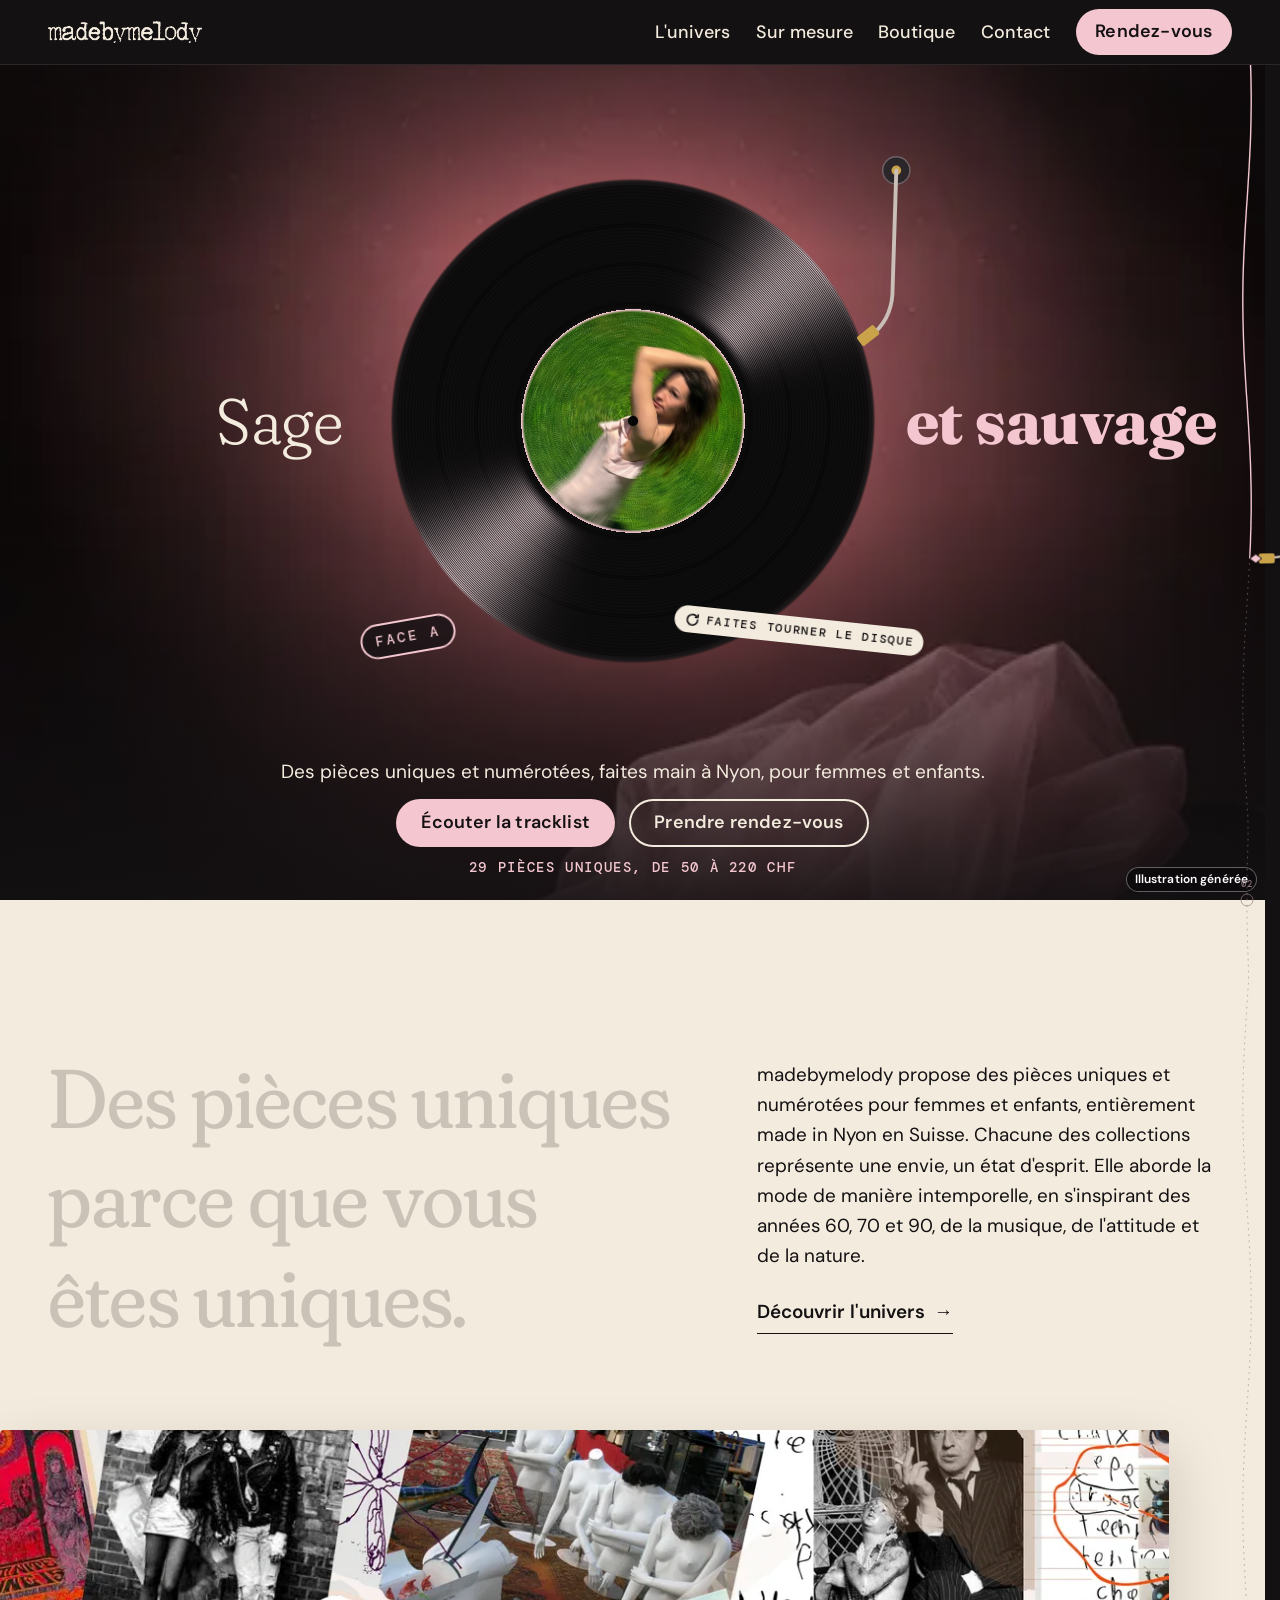
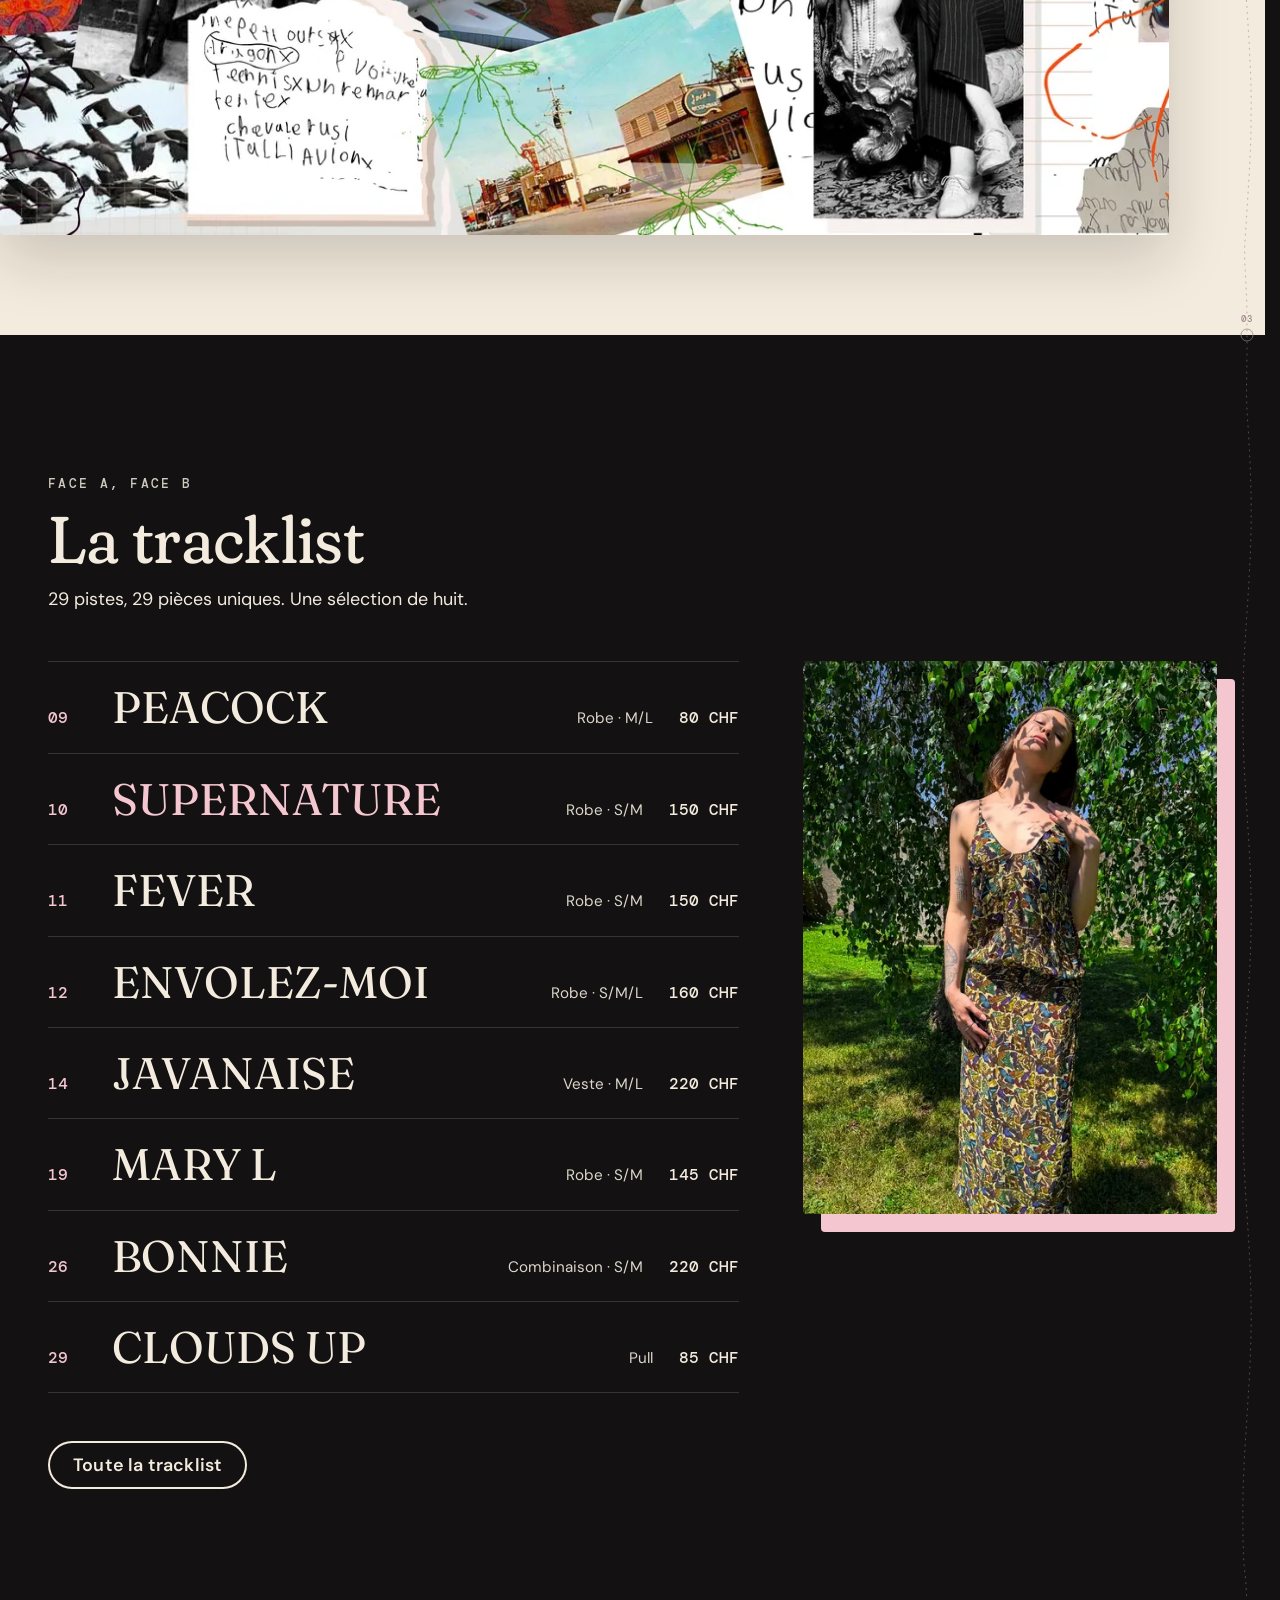
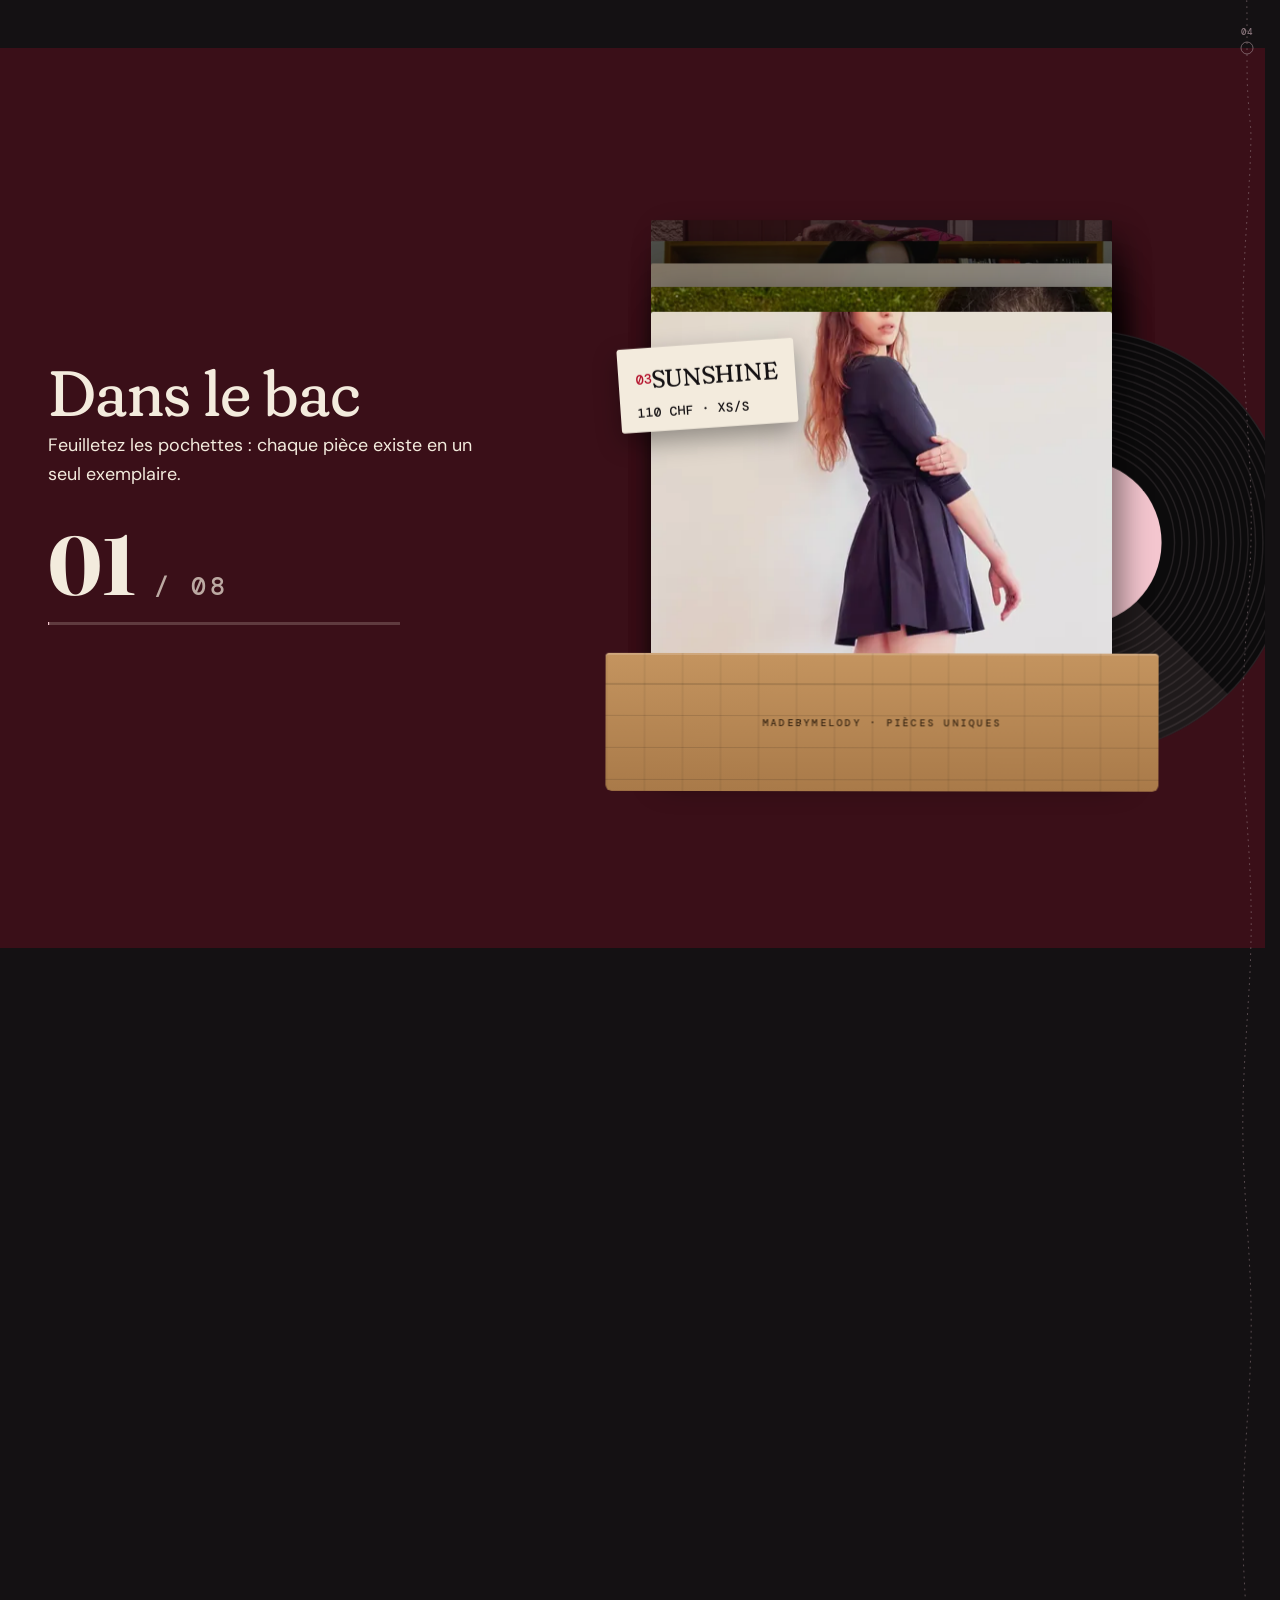
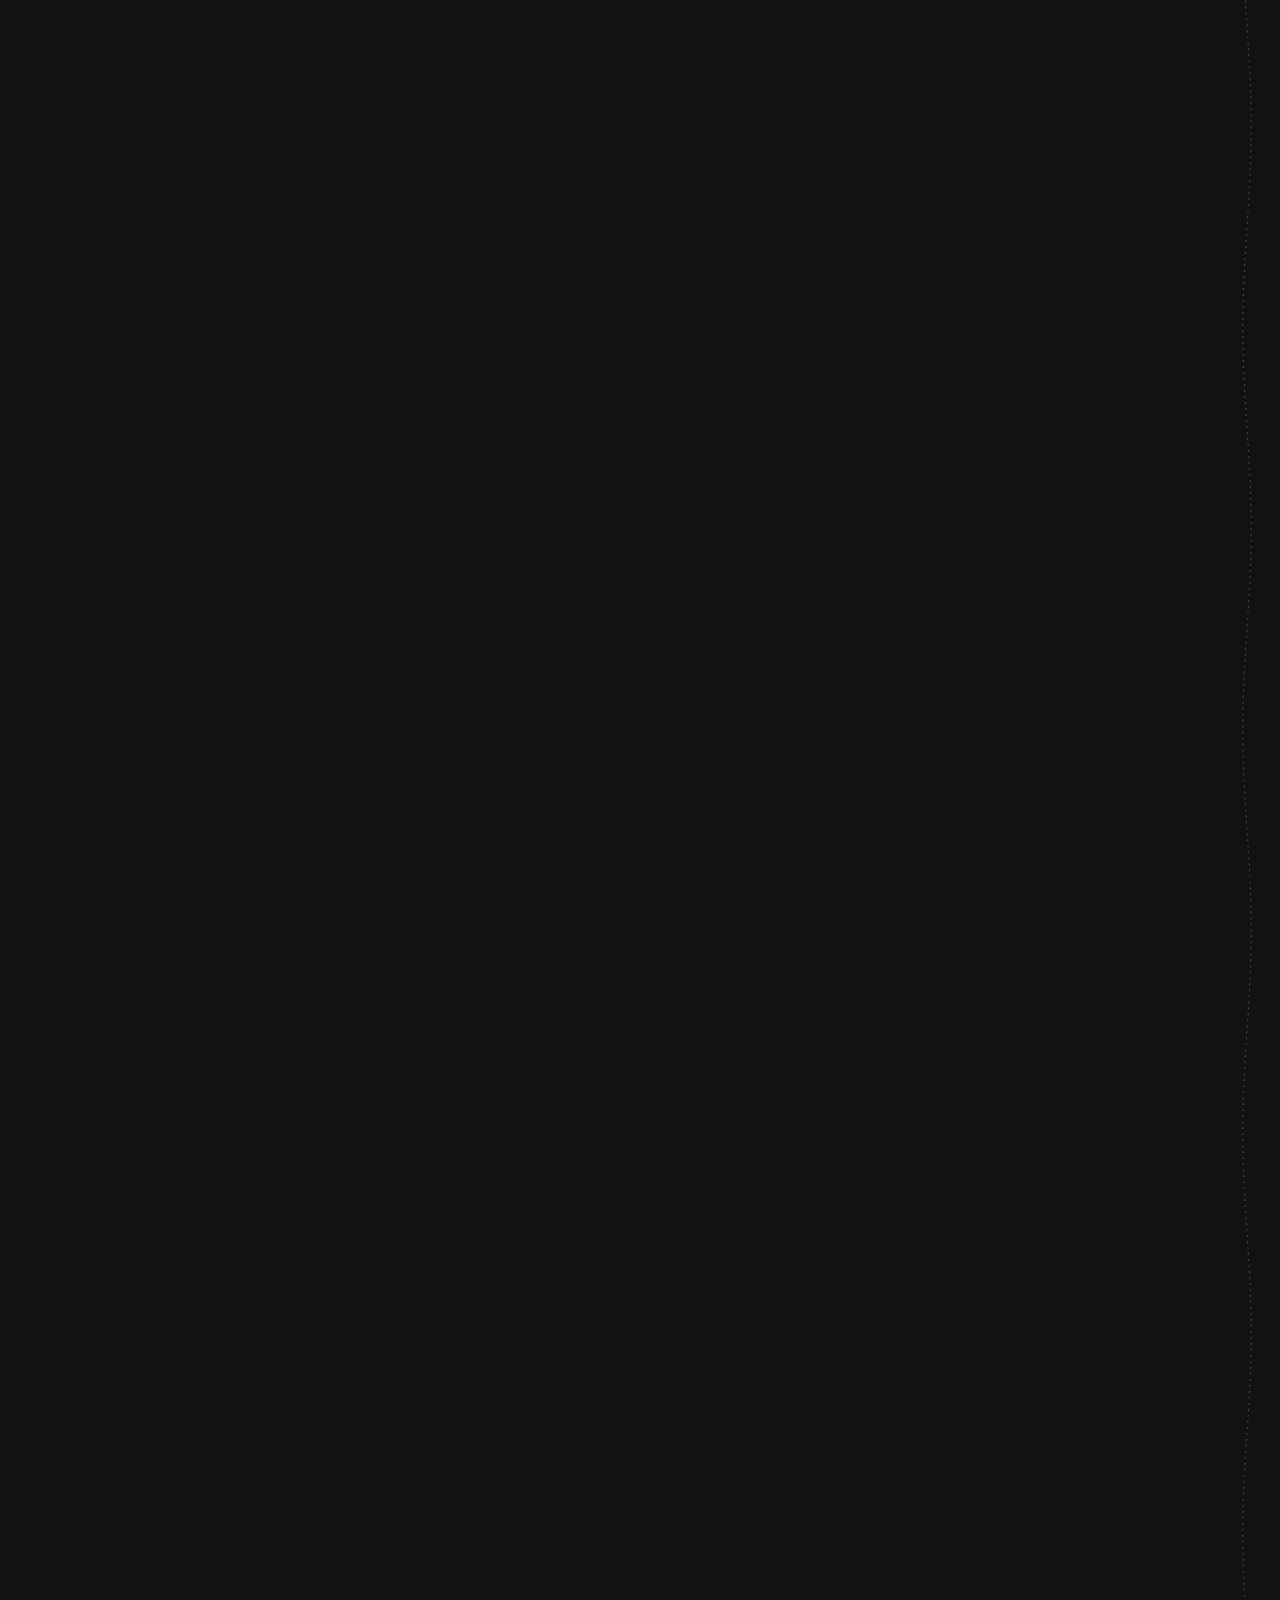
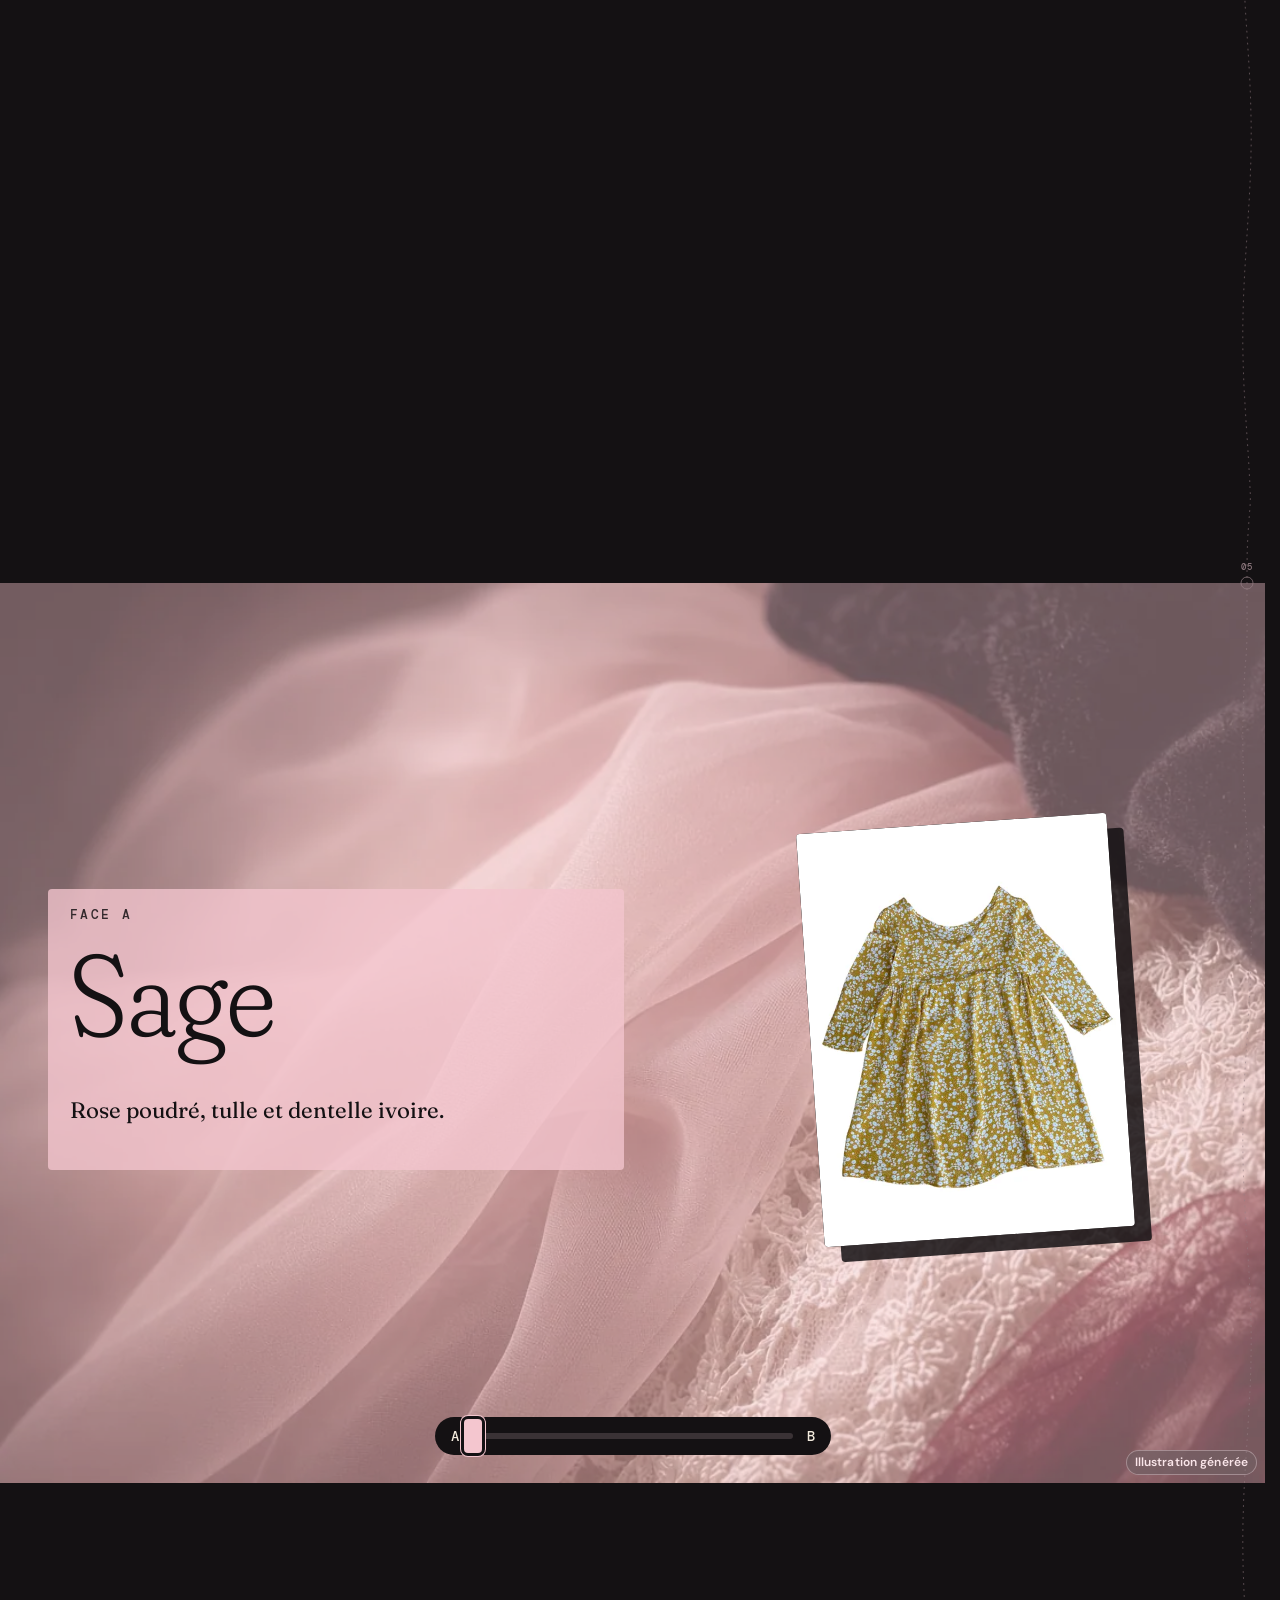
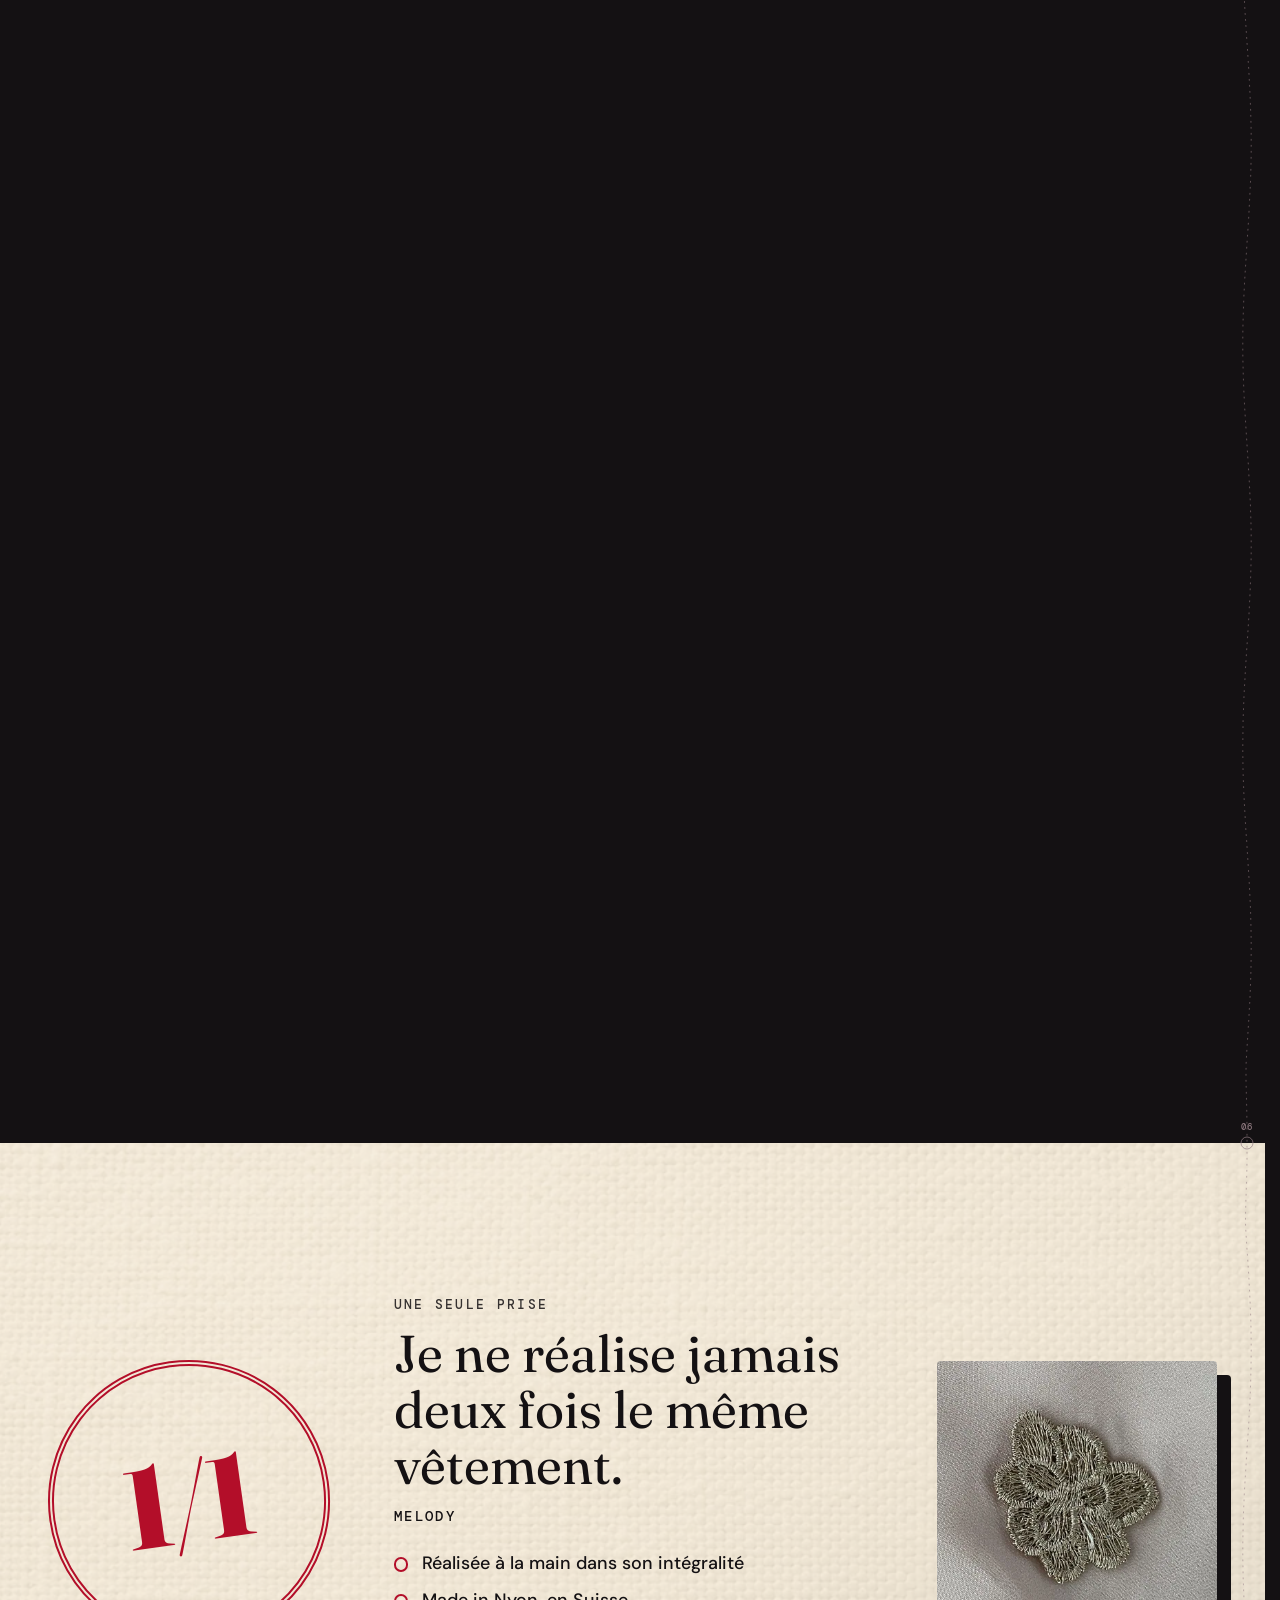
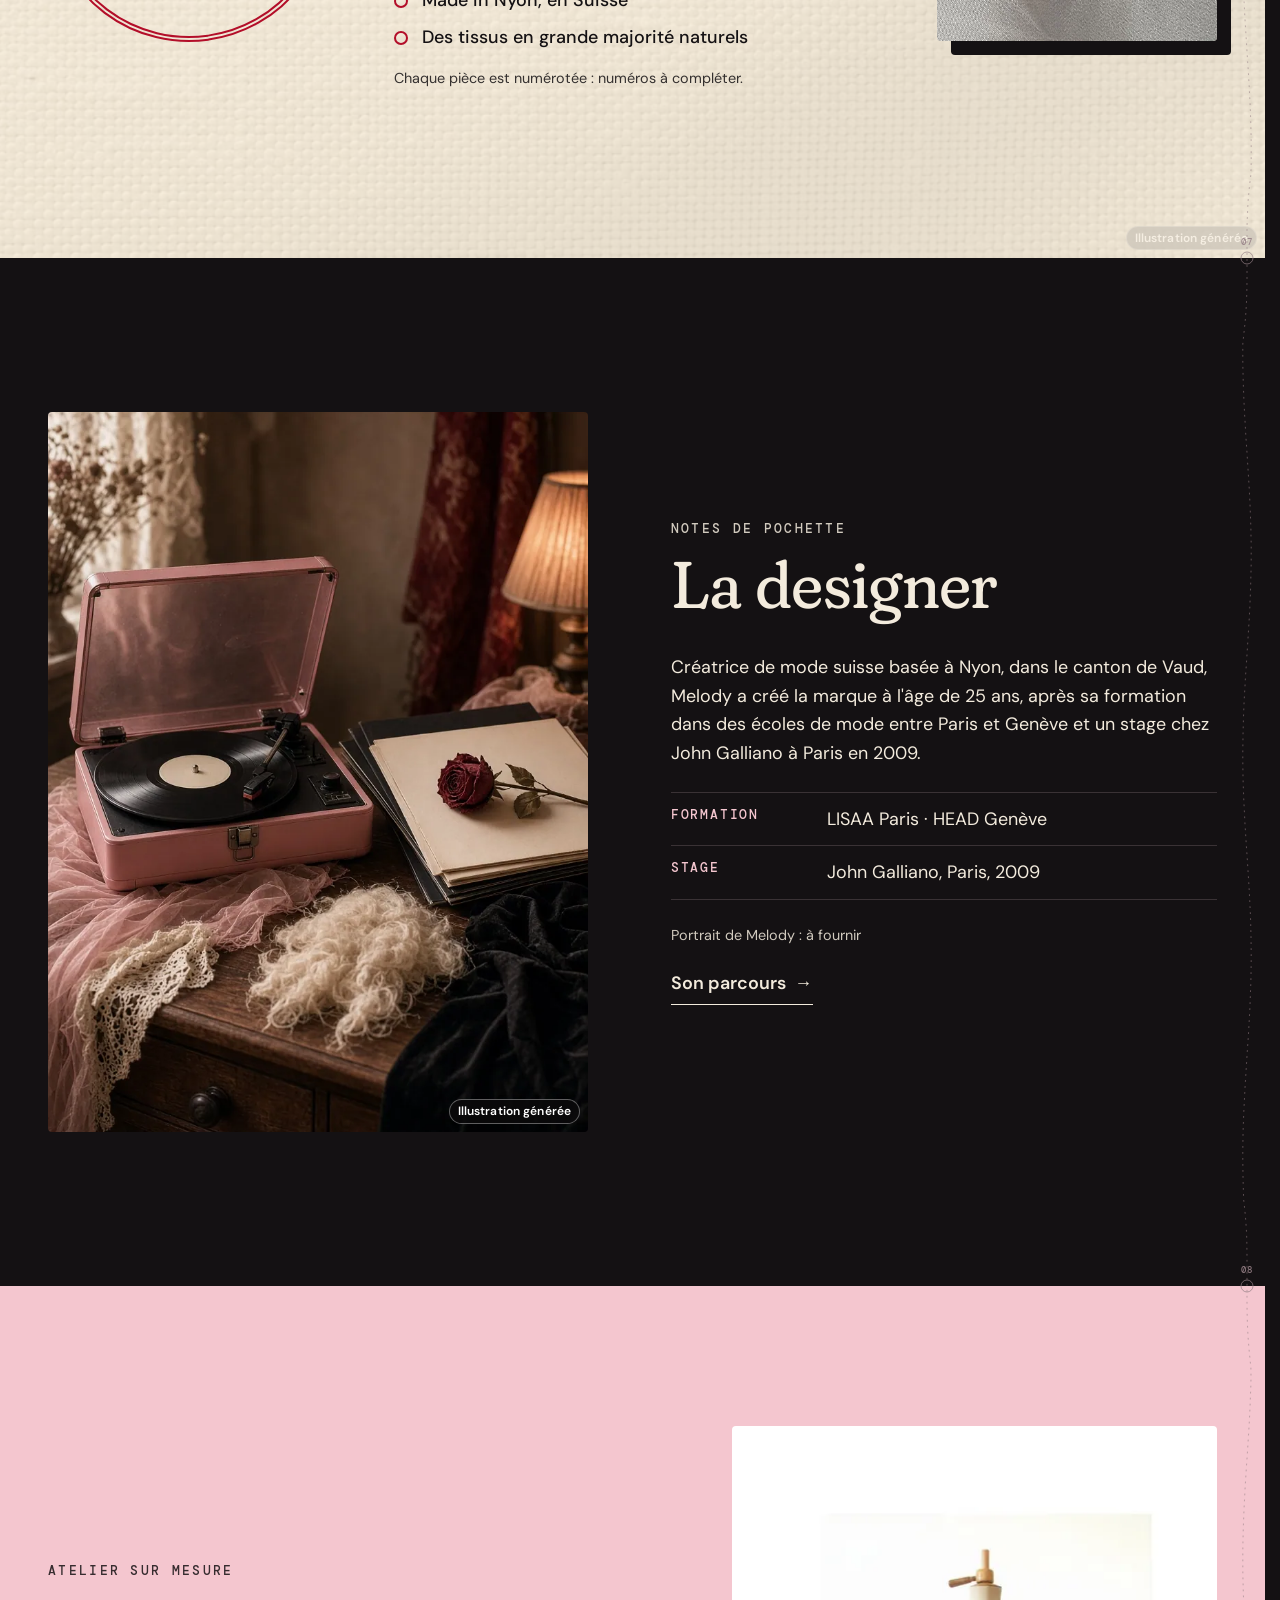
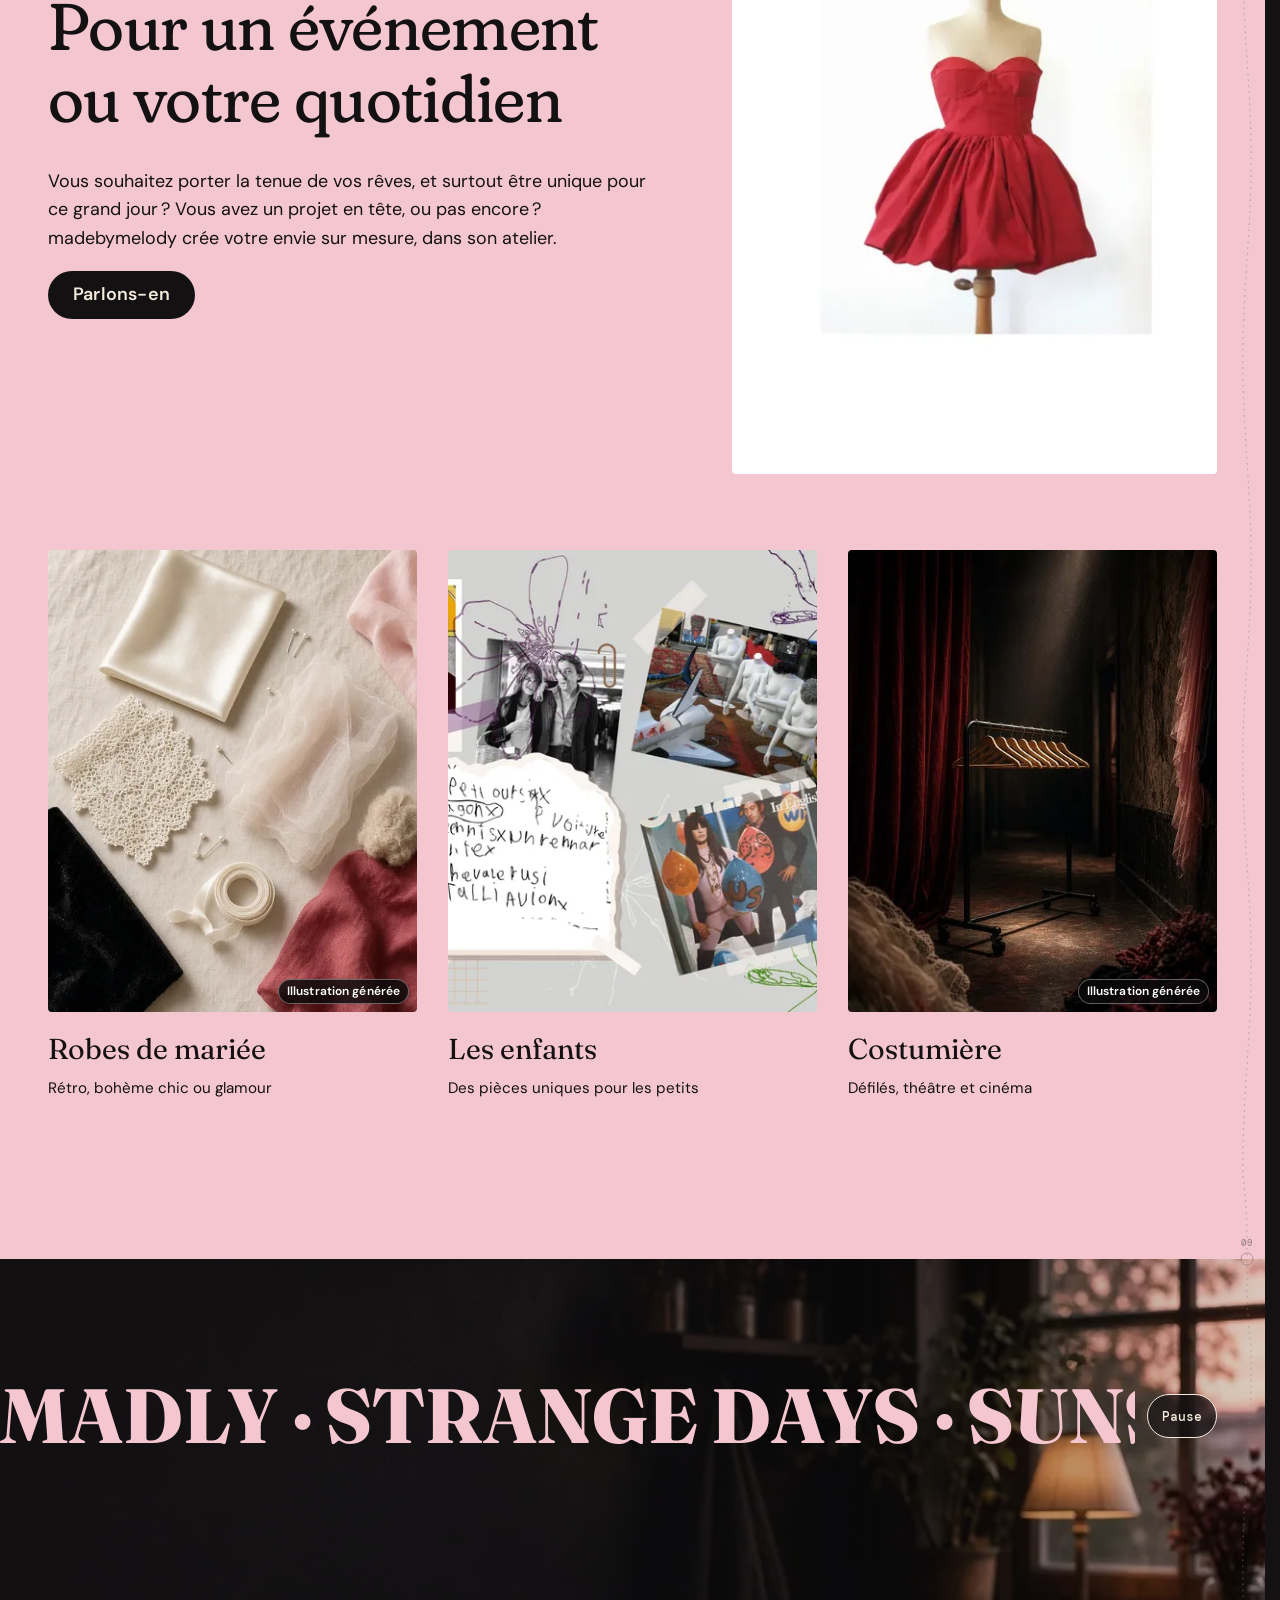
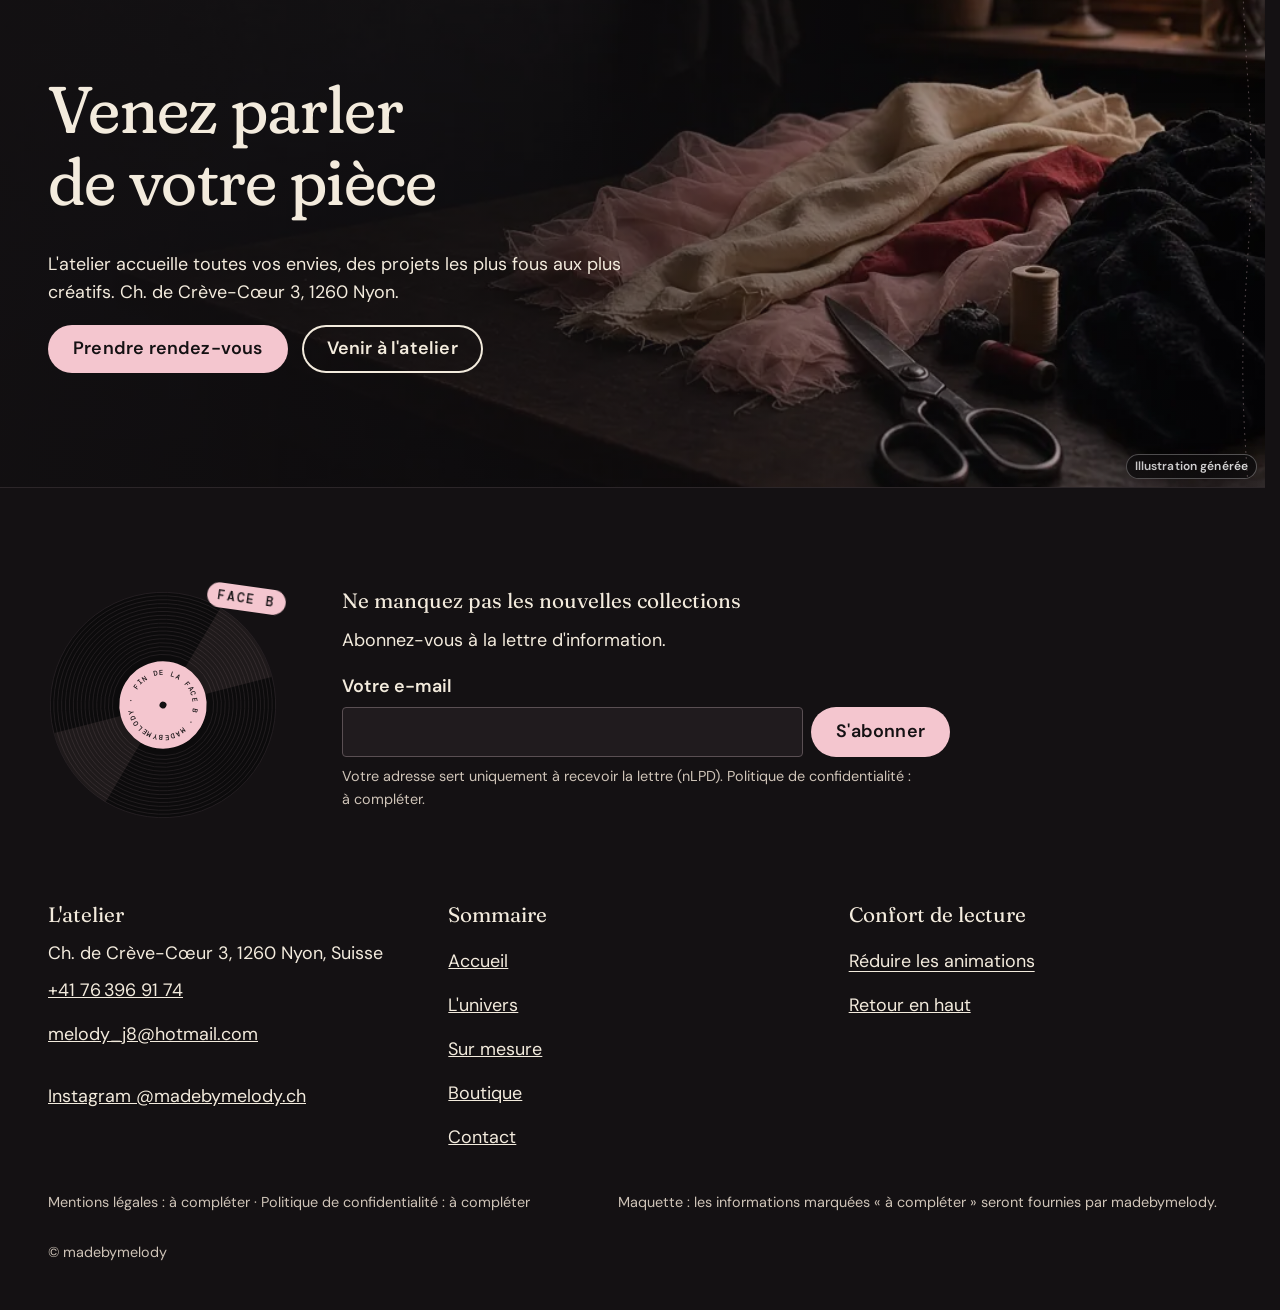
<file: index.html>
<!doctype html>
<html lang="fr" data-v="2" data-page="accueil" data-curseur>
<head>
<meta charset="utf-8">
<meta name="viewport" content="width=device-width, initial-scale=1, viewport-fit=cover">
<title>madebymelody : pièces uniques et sur mesure à Nyon</title>
<meta name="description" content="Créatrice de mode à Nyon : pièces uniques et numérotées pour femmes et enfants, faites main, et atelier sur mesure pour vos robes de mariée.">
<meta name="robots" content="noindex, nofollow">
<link rel="canonical" href="https://madebymelody-maquette.vercel.app/">
<style>:root{--fond:#141113;--texte:#f3ebdd;--voile-fond:#f4c6cf;--ouverture-fond:#141113;--menu-fond:#141113}:root { --entete-h: 72px; --barres-h: 0px; } html { background: var(--fond); color: var(--texte); scrollbar-gutter: stable; } body { margin: 0; background: var(--fond); } html.js:not(.calme):not(.secours):not([data-arrivee="retour"]) [data-anime] { opacity: 0; } html.js:not(.calme):not(.secours):not([data-arrivee="retour"]) [data-anime].vu { opacity: 1; } [data-voile] { position: fixed; inset: 0; z-index: 900; background: var(--voile-fond); transform: translateY(100%); visibility: hidden; pointer-events: none; } html[data-arrivee="voile"]:not(.voile-leve):not(.calme):not(.secours) [data-voile] { transform: none; visibility: visible; } html.calme [data-voile], html.secours [data-voile] { visibility: hidden !important; } .ouverture-panneau { position: fixed; inset: 0; z-index: 850; display: none; place-content: center; justify-items: center; background: var(--ouverture-fond, var(--voile-fond)); color: var(--fond); text-align: center; } html.js[data-arrivee="intro"]:not(.calme):not(.secours):not(.intro-finie) .ouverture-panneau { display: grid; } html.defilement-bloque, html.defilement-bloque body, html.js[data-arrivee="intro"]:not(.calme):not(.secours):not(.intro-finie), html.js[data-arrivee="intro"]:not(.calme):not(.secours):not(.intro-finie) body, html[data-arrivee="voile"]:not(.voile-leve):not(.calme):not(.secours), html[data-arrivee="voile"]:not(.voile-leve):not(.calme):not(.secours) body { overflow: hidden; } html.js[data-arrivee="intro"]:not(.calme):not(.secours):not(.intro-finie) { background-color: var(--ouverture-fond, var(--voile-fond)); } html[data-arrivee="voile"]:not(.voile-leve):not(.calme):not(.secours) { background-color: var(--voile-fond); }</style>
<script>(function () {
var d = document.documentElement, ss = null, ls = null;
try { ss = window.sessionStorage; ls = window.localStorage; } catch (e) {}
d.classList.add('js');
var calme = false;
try { calme = !!ls && ls.getItem('socle:calme') === 'oui'; } catch (e) {}
if (!calme && window.matchMedia && matchMedia('(prefers-reduced-motion: reduce)').matches) calme = true;
if (calme) d.classList.add('calme');
var nav = performance.getEntriesByType ? performance.getEntriesByType('navigation')[0] : null;
var type = nav ? nav.type : 'navigate';
var depart = null;
try { depart = JSON.parse(ss.getItem('socle:depart') || 'null'); ss.removeItem('socle:depart'); } catch (e) {}
if (depart && !(Date.now() - depart.t < 15000)) depart = null;
var retourSection = false;
try { retourSection = !!ss.getItem('socle:calme-retour'); } catch (e) {}
var mode = type === 'back_forward' || retourSection ? 'retour' : type === 'reload' ? 'intro' : depart ? 'voile' : 'intro';
d.setAttribute('data-arrivee', mode);
if (mode === 'voile' && depart.couleur) d.style.setProperty('--voile-fond', depart.couleur);
if (type === 'reload' && 'scrollRestoration' in history) {
if (!retourSection) history.scrollRestoration = 'manual';
}
try {
var choisie = ls && ls.getItem('socle:langue');
var langue = (d.lang || '').slice(0, 2);
if (choisie && choisie !== langue && type === 'navigate' && !depart) {
var alt = document.querySelector('link[rel="alternate"][hreflang="' + choisie + '"]');
if (alt) location.replace(new URL(alt.href).pathname + location.search + location.hash);
}
} catch (e) {}
setTimeout(function () { if (!d.classList.contains('demarre')) d.classList.add('secours'); }, 2000);
})();</script>
<link rel="preload" href="/assets/polices/fraunces-latin-full-normal.woff2" as="font" type="font/woff2" crossorigin>
<link rel="preload" href="/assets/polices/dm-sans-latin-wght-normal.woff2" as="font" type="font/woff2" crossorigin>
<link rel="stylesheet" href="/assets/css/socle.css?v=2">
<link rel="stylesheet" href="/assets/css/site.css?v=2">
<link rel="modulepreload" href="/assets/js/site.js?v=2">
<link rel="modulepreload" href="/assets/js/socle/index.js?v=2">
<script src="/assets/vendor/gsap.min.js" defer></script>
<script src="/assets/vendor/ScrollTrigger.min.js" defer></script>
<script src="/assets/vendor/SplitText.min.js" defer></script>
<script type="module" src="/assets/js/site.js?v=2"></script>
<meta name="theme-color" content="#141113">
<link rel="icon" href="/assets/images/favicon-64.png" type="image/png" sizes="64x64">
<link rel="icon" href="/assets/images/favicon-32.png" type="image/png" sizes="32x32">
<link rel="apple-touch-icon" href="/assets/images/apple-touch-icon.png">
<meta property="og:type" content="website">
<meta property="og:site_name" content="madebymelody">
<meta property="og:locale" content="fr_CH">
<meta property="og:title" content="madebymelody : pièces uniques et sur mesure à Nyon">
<meta property="og:description" content="Créatrice de mode à Nyon : pièces uniques et numérotées pour femmes et enfants, faites main, et atelier sur mesure pour vos robes de mariée.">
<meta property="og:url" content="https://madebymelody-maquette.vercel.app/">
<meta property="og:image" content="https://madebymelody-maquette.vercel.app/assets/partage/accueil-fr.jpg">
<meta property="og:image:width" content="1200">
<meta property="og:image:height" content="630">
<meta property="og:image:alt" content="madebymelody, sage et sauvage : un disque dont l&#39;étiquette est une robe portée">
<meta name="twitter:card" content="summary_large_image">
<script type="application/ld+json">{"@context":"https://schema.org","@type":"ClothingStore","name":"madebymelody","url":"https://madebymelody-maquette.vercel.app/","telephone":"+41763969174","email":"melody_j8@hotmail.com","address":{"@type":"PostalAddress","streetAddress":"Ch. de Crève-Cœur 3","postalCode":"1260","addressLocality":"Nyon","addressRegion":"VD","addressCountry":"CH"},"sameAs":["https://www.instagram.com/madebymelody.ch/"],"founder":{"@type":"Person","name":"Melody"},"currenciesAccepted":"CHF","description":{"fr":"Créatrice de mode à Nyon : pièces uniques et numérotées pour femmes et enfants, faites main, et atelier sur mesure (robes de mariée, costumes de scène).","en":"Fashion designer in Nyon: one-of-a-kind numbered pieces for women and children, handmade, and a made-to-measure atelier."}}</script>
</head>
<body id="haut" class="page-accueil">
<div data-voile data-forme="iris" aria-hidden="true"><div class="voile-contenu">
  <svg class="disque-svg voile-disque" viewBox="0 0 200 200" aria-hidden="true" focusable="false" data-audit-ignorer>
  <defs><path id="voile-arc" d="M100 100 m-26 0 a26 26 0 1 1 52 0 a26 26 0 1 1 -52 0" /></defs>
  <circle cx="100" cy="100" r="98" class="disque-vinyle" />
  <g class="disque-sillons"><circle cx="100" cy="100" r="44" /><circle cx="100" cy="100" r="47.4" /><circle cx="100" cy="100" r="50.8" /><circle cx="100" cy="100" r="54.2" /><circle cx="100" cy="100" r="57.6" /><circle cx="100" cy="100" r="61" /><circle cx="100" cy="100" r="64.4" /><circle cx="100" cy="100" r="67.8" /><circle cx="100" cy="100" r="71.2" /><circle cx="100" cy="100" r="74.6" /><circle cx="100" cy="100" r="78" /><circle cx="100" cy="100" r="81.4" /><circle cx="100" cy="100" r="84.8" /><circle cx="100" cy="100" r="88.19999999999999" /><circle cx="100" cy="100" r="91.6" /><circle cx="100" cy="100" r="95" /></g>
  <path class="disque-reflet" d="M100 2 A98 98 0 0 1 169 31 L100 100 Z" />
  <path class="disque-reflet" d="M100 198 A98 98 0 0 1 31 169 L100 100 Z" />
  <circle cx="100" cy="100" r="38" class="disque-etiquette" />
  <circle cx="100" cy="100" r="3" class="disque-trou" />
</svg>
  <span data-voile-libelle>Accueil</span>
</div></div>
<div class="ouverture-panneau" data-ouverture aria-hidden="true">
  <div class="platine">
    <div class="platine-disque"><svg class="disque-svg intro-disque" viewBox="0 0 200 200" aria-hidden="true" focusable="false" data-audit-ignorer>
  <defs><path id="intro-arc" d="M100 100 m-26 0 a26 26 0 1 1 52 0 a26 26 0 1 1 -52 0" /></defs>
  <circle cx="100" cy="100" r="98" class="disque-vinyle" />
  <g class="disque-sillons"><circle cx="100" cy="100" r="44" /><circle cx="100" cy="100" r="47.4" /><circle cx="100" cy="100" r="50.8" /><circle cx="100" cy="100" r="54.2" /><circle cx="100" cy="100" r="57.6" /><circle cx="100" cy="100" r="61" /><circle cx="100" cy="100" r="64.4" /><circle cx="100" cy="100" r="67.8" /><circle cx="100" cy="100" r="71.2" /><circle cx="100" cy="100" r="74.6" /><circle cx="100" cy="100" r="78" /><circle cx="100" cy="100" r="81.4" /><circle cx="100" cy="100" r="84.8" /><circle cx="100" cy="100" r="88.19999999999999" /><circle cx="100" cy="100" r="91.6" /><circle cx="100" cy="100" r="95" /></g>
  <path class="disque-reflet" d="M100 2 A98 98 0 0 1 169 31 L100 100 Z" />
  <path class="disque-reflet" d="M100 198 A98 98 0 0 1 31 169 L100 100 Z" />
  <circle cx="100" cy="100" r="38" class="disque-etiquette" />
  <image href="/assets/images/logo-noir.png" x="70" y="96" width="60" height="8.4" class="intro-logo" />
  <circle cx="100" cy="100" r="3" class="disque-trou" />
</svg></div>
    <svg class="platine-bras" viewBox="0 0 120 220" aria-hidden="true" focusable="false">
      <circle cx="96" cy="22" r="14" class="bras-pivot" /><circle cx="96" cy="22" r="5" class="bras-axe" />
      <path d="M96 22 L92 150 Q90 176 70 192" class="bras-tige" />
      <rect x="56" y="186" width="22" height="12" rx="2" transform="rotate(-38 67 192)" class="bras-tete" />
    </svg>
    <p class="intro-face"><span>Face A</span></p>
  </div>
  <p class="intro-passer">Touchez pour passer</p>
</div>
<a class="evitement" href="#contenu">Aller au contenu</a>
<header data-entete>
  <div class="entete-rangee">
    <a class="entete-logo" href="/" aria-label="madebymelody, Accueil" data-libelle="Accueil" aria-current="page">
      <img src="/assets/images/logo-creme.png" alt="madebymelody" width="1200" height="167">
    </a>
    <nav data-nav aria-label="Navigation principale">
      <ul><li><a href="/univers" data-libelle="L&#39;univers">L&#39;univers</a></li><li><a href="/sur-mesure" data-libelle="Sur mesure">Sur mesure</a></li><li><a href="/boutique" data-libelle="Boutique">Boutique</a></li><li><a href="/contact" data-libelle="Contact">Contact</a></li></ul>
    </nav>
    <div class="entete-actions">
      <a class="bouton bouton--rose" href="/sur-mesure#rendez-vous" data-libelle="Sur mesure" aria-label="Prendre rendez-vous">Rendez-vous</a>
      <button type="button" data-menu-bouton aria-controls="menu" aria-expanded="false" data-libelle-ouvrir="Menu" data-libelle-fermer="Fermer"><span data-libelle-bouton>Menu</span></button>
    </div>
  </div>
</header>
<div id="menu" data-menu role="dialog" aria-modal="true" aria-label="Menu">
  <ul><li style="--i:0"><span class="menu-num" aria-hidden="true">01</span><a href="/" class="menu-lien" data-libelle="Accueil" aria-current="page">Accueil</a></li><li style="--i:1"><span class="menu-num" aria-hidden="true">02</span><a href="/univers" class="menu-lien" data-libelle="L&#39;univers">L&#39;univers</a></li><li style="--i:2"><span class="menu-num" aria-hidden="true">03</span><a href="/sur-mesure" class="menu-lien" data-libelle="Sur mesure">Sur mesure</a></li><li style="--i:3"><span class="menu-num" aria-hidden="true">04</span><a href="/boutique" class="menu-lien" data-libelle="Boutique">Boutique</a></li><li style="--i:4"><span class="menu-num" aria-hidden="true">05</span><a href="/contact" class="menu-lien" data-libelle="Contact">Contact</a></li></ul>
  <p class="menu-actions"><a class="bouton bouton--rose" href="/sur-mesure#rendez-vous" data-libelle="Sur mesure">Prendre rendez-vous</a>
  <a class="bouton bouton--contour" href="tel:+41763969174">Appeler +41 76 396 91 74</a></p>
  <p><a class="lien-externe" href="https://www.instagram.com/madebymelody.ch/" target="_blank" rel="noopener">Suivre @madebymelody.ch sur Instagram <span class="visuellement-cache">(nouvel onglet)</span></a></p>
  <p><button type="button" class="lien" data-calme-bascule data-libelle-reduire="Réduire les animations" data-libelle-retablir="Rétablir les animations" data-libelle-systeme="Animations réduites par le réglage de votre appareil"><span data-libelle-bouton>Réduire les animations</span></button></p>
</div>
<main id="contenu" tabindex="-1">
<div class="sillon" data-effet="sillon" aria-hidden="true" data-audit-ignorer><svg class="sillon-svg" focusable="false" width="40" height="10"><path class="sillon-fond" /><path class="sillon-lu-ombre" /><path class="sillon-lu" /><g class="sillon-plages"></g></svg></div>
<section class="hero-disque" id="disque" data-plein-ecran>
  <figure class="media hero-fond" data-grok data-audit-ignorer style="--cadrage:50% 50%">
  <picture><source media="(max-width: 760px) and (orientation: portrait)" srcset="/assets/images/grok/accueil-ouverture-mobile-480.webp 480w, /assets/images/grok/accueil-ouverture-mobile-720.webp 720w" sizes="100vw">
    <img src="/assets/images/grok/accueil-ouverture-1280.webp" srcset="/assets/images/grok/accueil-ouverture-640.webp 640w, /assets/images/grok/accueil-ouverture-1280.webp 1280w, /assets/images/grok/accueil-ouverture-1600.webp 1600w" sizes="100vw" alt="Disque dont l&#39;étiquette montre une robe portée ; il tourne et se scratche au défilement." width="1280" height="720" fetchpriority="high" loading="eager" decoding="async">
  </picture><figcaption class="mention-ia">Illustration générée</figcaption>
</figure>
  <div class="hero-scene">
    <h1 class="hero-titre">
      <span class="hero-mot hero-mot--a"><span class="ligne-masque"><span data-anime="gsap" class="hero-ligne">Sage</span></span></span>
      <span class="hero-mot hero-mot--b"><span class="ligne-masque"><span data-anime="gsap" class="hero-ligne">et sauvage</span></span></span>
    </h1>
    <div class="vinyle" data-effet="vinyle" data-superpose data-iris-centre="disque" data-souris role="img" aria-label="Disque dont l&#39;étiquette montre une robe portée ; il tourne et se scratche au défilement.">
      <div class="vinyle-css" aria-hidden="true">
        <div class="vinyle-tourne">
          <span class="vinyle-sillons"></span>
          <span class="vinyle-etiquette"><figure class="media etiquette-a" style="--cadrage:50% 50%">
  <picture>
    <img src="/assets/images/site/etiquette-a-1200.webp" srcset="/assets/images/site/etiquette-a-480.webp 480w, /assets/images/site/etiquette-a-800.webp 800w, /assets/images/site/etiquette-a-1200.webp 1200w" sizes="(max-width: 760px) 40vw, 22vw" alt="" width="1200" height="1200" fetchpriority="high" loading="eager" decoding="async">
  </picture>
</figure><figure class="media etiquette-b" style="--cadrage:50% 50%">
  <picture>
    <img src="/assets/images/site/etiquette-b-1200.webp" srcset="/assets/images/site/etiquette-b-480.webp 480w, /assets/images/site/etiquette-b-800.webp 800w, /assets/images/site/etiquette-b-1200.webp 1200w" sizes="(max-width: 760px) 40vw, 22vw" alt="" width="1200" height="1200" loading="lazy" decoding="async">
  </picture>
</figure></span>
          <span class="vinyle-trou"></span>
        </div>
        <span class="vinyle-reflet"></span>
      </div>
      <canvas class="vinyle-gl" aria-hidden="true"></canvas>
      <svg class="vinyle-bras" viewBox="0 0 120 220" aria-hidden="true" focusable="false">
        <circle cx="96" cy="22" r="14" class="bras-pivot" /><circle cx="96" cy="22" r="5" class="bras-axe" />
        <path d="M96 22 L92 150 Q90 176 70 192" class="bras-tige" />
        <rect x="56" y="186" width="22" height="12" rx="2" transform="rotate(-38 67 192)" class="bras-tete" />
      </svg>
      <p class="vinyle-face" aria-hidden="true"><span>Face</span> <b data-face>A</b></p>
      <p class="vinyle-indice" aria-hidden="true"><svg viewBox="0 0 24 24" focusable="false"><path d="M20 12a8 8 0 1 1-2.34-5.66" /><path d="M20 4v4h-4" /></svg>Faites tourner le disque</p>
    </div>
    <div class="hero-bas" data-anime="gsap">
      <p class="hero-texte">Des pièces uniques et numérotées, faites main à Nyon, pour femmes et enfants.</p>
      <p class="hero-actions">
        <a class="bouton bouton--rose" href="#tracklist" data-action-principale data-survol="magnetique">Écouter la tracklist</a>
        <a href="/sur-mesure#rendez-vous" class="bouton bouton--contour" data-libelle="Sur mesure" data-survol="magnetique">Prendre rendez-vous</a>
      </p>
      <p class="hero-info" data-info-cle>29 pièces uniques, de 50 à 220 CHF</p>
    </div>
  </div>
</section>
<section class="manifeste theme-creme" id="manifeste">
  <svg class="sillons" viewBox="0 0 1200 300" preserveAspectRatio="none" aria-hidden="true" data-fx="trace">
    <path d="M-20 240 C 300 140, 900 330, 1220 200" fill="none" stroke="currentColor" stroke-width="1.2" /><path d="M-20 214 C 300 118, 900 302, 1220 176" fill="none" stroke="currentColor" stroke-width="1.2" /><path d="M-20 188 C 300 96, 900 274, 1220 152" fill="none" stroke="currentColor" stroke-width="1.2" /><path d="M-20 162 C 300 74, 900 246, 1220 128" fill="none" stroke="currentColor" stroke-width="1.2" /><path d="M-20 136 C 300 52, 900 218, 1220 104" fill="none" stroke="currentColor" stroke-width="1.2" /><path d="M-20 110 C 300 30, 900 190, 1220 80" fill="none" stroke="currentColor" stroke-width="1.2" />
  </svg>
  <div class="conteneur manifeste-grille">
    <h2 class="manifeste-titre" data-effet="manifeste" data-manifeste>Des pièces uniques parce que vous êtes uniques.</h2>
    <div class="manifeste-texte">
      <p data-anime>madebymelody propose des pièces uniques et numérotées pour femmes et enfants, entièrement made in Nyon en Suisse. Chacune des collections représente une envie, un état d&#39;esprit. Elle aborde la mode de manière intemporelle, en s&#39;inspirant des années 60, 70 et 90, de la musique, de l&#39;attitude et de la nature.</p>
      <p data-anime><a href="/univers" class="lien-fleche" data-libelle="L&#39;univers">Découvrir l&#39;univers</a></p>
    </div>
  </div>
  <figure class="media manifeste-collage conteneur" data-fx="parallaxe" data-fx-force="8" style="--cadrage:50% 50%">
  <picture>
    <img src="/assets/images/site/collage-marque-1400.webp" srcset="/assets/images/site/collage-marque-800.webp 800w, /assets/images/site/collage-marque-1400.webp 1400w, /assets/images/site/collage-marque-2000.webp 2000w" sizes="(max-width: 760px) 100vw, 1240px" alt="Collage madebymelody : photos, croquis d’insectes et rubans adhésifs" width="1400" height="485" loading="lazy" decoding="async">
  </picture>
</figure>
</section>
<section class="tracklist" id="tracklist">
  <div class="conteneur tracklist-tete">
    <p class="kicker">Face A, face B</p>
    <h2 data-anime="lignes" data-effet="sage-sauvage">La tracklist</h2>
    <p>29 pistes, 29 pièces uniques. Une sélection de huit.</p>
  </div>
  <div class="conteneur tracklist-grille">
    <ol class="pistes" data-effet="tracklist">
      <li class="piste" data-piste="peacock">
        <a href="/boutique?piece=peacock" data-libelle="Boutique" class="piste-lien">
          <span class="piste-num">09</span>
          <span class="piste-nom">PEACOCK</span>
          <span class="piste-type">Robe · M/L</span>
          <span class="piste-prix" data-prix>80 CHF</span>
          <span class="piste-barre" aria-hidden="true"><span></span></span>
        </a>
        <figure class="media piste-vignette" style="--cadrage:64% 33%">
  <picture>
    <img src="/assets/images/pieces/peacock-1-1200.webp" srcset="/assets/images/pieces/peacock-1-480.webp 480w, /assets/images/pieces/peacock-1-800.webp 800w, /assets/images/pieces/peacock-1-1200.webp 1200w" sizes="30vw" alt="PEACOCK, robe madebymelody" width="1200" height="2133" loading="lazy" decoding="async">
  </picture>
</figure>
      </li><li class="piste" data-piste="supernature">
        <a href="/boutique?piece=supernature" data-libelle="Boutique" class="piste-lien">
          <span class="piste-num">10</span>
          <span class="piste-nom">SUPERNATURE</span>
          <span class="piste-type">Robe · S/M</span>
          <span class="piste-prix" data-prix>150 CHF</span>
          <span class="piste-barre" aria-hidden="true"><span></span></span>
        </a>
        <figure class="media piste-vignette" style="--cadrage:58% 32%">
  <picture>
    <img src="/assets/images/pieces/supernature-1-1200.webp" srcset="/assets/images/pieces/supernature-1-480.webp 480w, /assets/images/pieces/supernature-1-800.webp 800w, /assets/images/pieces/supernature-1-1200.webp 1200w" sizes="30vw" alt="SUPERNATURE, robe madebymelody" width="1200" height="2133" loading="lazy" decoding="async">
  </picture>
</figure>
      </li><li class="piste" data-piste="fever">
        <a href="/boutique?piece=fever" data-libelle="Boutique" class="piste-lien">
          <span class="piste-num">11</span>
          <span class="piste-nom">FEVER</span>
          <span class="piste-type">Robe · S/M</span>
          <span class="piste-prix" data-prix>150 CHF</span>
          <span class="piste-barre" aria-hidden="true"><span></span></span>
        </a>
        <figure class="media piste-vignette" style="--cadrage:47% 34%">
  <picture>
    <img src="/assets/images/pieces/fever-1-1200.webp" srcset="/assets/images/pieces/fever-1-480.webp 480w, /assets/images/pieces/fever-1-800.webp 800w, /assets/images/pieces/fever-1-1200.webp 1200w" sizes="30vw" alt="FEVER, robe madebymelody" width="1200" height="1800" loading="lazy" decoding="async">
  </picture>
</figure>
      </li><li class="piste" data-piste="envolez-moi">
        <a href="/boutique?piece=envolez-moi" data-libelle="Boutique" class="piste-lien">
          <span class="piste-num">12</span>
          <span class="piste-nom">ENVOLEZ-MOI</span>
          <span class="piste-type">Robe · S/M/L</span>
          <span class="piste-prix" data-prix>160 CHF</span>
          <span class="piste-barre" aria-hidden="true"><span></span></span>
        </a>
        <figure class="media piste-vignette" style="--cadrage:56% 41%">
  <picture>
    <img src="/assets/images/pieces/envolez-moi-1-1200.webp" srcset="/assets/images/pieces/envolez-moi-1-480.webp 480w, /assets/images/pieces/envolez-moi-1-800.webp 800w, /assets/images/pieces/envolez-moi-1-1200.webp 1200w" sizes="30vw" alt="ENVOLEZ-MOI, robe madebymelody" width="1200" height="2133" loading="lazy" decoding="async">
  </picture>
</figure>
      </li><li class="piste" data-piste="javanaise">
        <a href="/boutique?piece=javanaise" data-libelle="Boutique" class="piste-lien">
          <span class="piste-num">14</span>
          <span class="piste-nom">JAVANAISE</span>
          <span class="piste-type">Veste · M/L</span>
          <span class="piste-prix" data-prix>220 CHF</span>
          <span class="piste-barre" aria-hidden="true"><span></span></span>
        </a>
        <figure class="media piste-vignette" style="--cadrage:61% 56%">
  <picture>
    <img src="/assets/images/pieces/javanaise-1-1200.webp" srcset="/assets/images/pieces/javanaise-1-480.webp 480w, /assets/images/pieces/javanaise-1-800.webp 800w, /assets/images/pieces/javanaise-1-1200.webp 1200w" sizes="30vw" alt="JAVANAISE, veste madebymelody" width="1200" height="1800" loading="lazy" decoding="async">
  </picture>
</figure>
      </li><li class="piste" data-piste="mary-l">
        <a href="/boutique?piece=mary-l" data-libelle="Boutique" class="piste-lien">
          <span class="piste-num">19</span>
          <span class="piste-nom">MARY L</span>
          <span class="piste-type">Robe · S/M</span>
          <span class="piste-prix" data-prix>145 CHF</span>
          <span class="piste-barre" aria-hidden="true"><span></span></span>
        </a>
        <figure class="media piste-vignette" style="--cadrage:60% 43%">
  <picture>
    <img src="/assets/images/pieces/mary-l-1-1200.webp" srcset="/assets/images/pieces/mary-l-1-480.webp 480w, /assets/images/pieces/mary-l-1-800.webp 800w, /assets/images/pieces/mary-l-1-1200.webp 1200w" sizes="30vw" alt="MARY L, robe madebymelody" width="1200" height="2133" loading="lazy" decoding="async">
  </picture>
</figure>
      </li><li class="piste" data-piste="bonnie">
        <a href="/boutique?piece=bonnie" data-libelle="Boutique" class="piste-lien">
          <span class="piste-num">26</span>
          <span class="piste-nom">BONNIE</span>
          <span class="piste-type">Combinaison · S/M</span>
          <span class="piste-prix" data-prix>220 CHF</span>
          <span class="piste-barre" aria-hidden="true"><span></span></span>
        </a>
        <figure class="media piste-vignette" style="--cadrage:36% 33%">
  <picture>
    <img src="/assets/images/pieces/bonnie-1-1200.webp" srcset="/assets/images/pieces/bonnie-1-480.webp 480w, /assets/images/pieces/bonnie-1-800.webp 800w, /assets/images/pieces/bonnie-1-1200.webp 1200w" sizes="30vw" alt="BONNIE, combinaison madebymelody" width="1200" height="1800" loading="lazy" decoding="async">
  </picture>
</figure>
      </li><li class="piste" data-piste="clouds-up">
        <a href="/boutique?piece=clouds-up" data-libelle="Boutique" class="piste-lien">
          <span class="piste-num">29</span>
          <span class="piste-nom">CLOUDS UP</span>
          <span class="piste-type">Pull</span>
          <span class="piste-prix" data-prix>85 CHF</span>
          <span class="piste-barre" aria-hidden="true"><span></span></span>
        </a>
        <figure class="media piste-vignette" style="--cadrage:55% 34%">
  <picture>
    <img src="/assets/images/pieces/clouds-up-1-1200.webp" srcset="/assets/images/pieces/clouds-up-1-480.webp 480w, /assets/images/pieces/clouds-up-1-800.webp 800w, /assets/images/pieces/clouds-up-1-1200.webp 1200w" sizes="30vw" alt="CLOUDS UP, pull madebymelody" width="1200" height="800" loading="lazy" decoding="async">
  </picture>
</figure>
      </li>
    </ol>
    <div class="pochette-active" aria-hidden="true">
      <figure class="media pochette-photo est-active" data-pochette="peacock" style="--cadrage:64% 33%">
  <picture>
    <img src="/assets/images/pieces/peacock-1-1200.webp" srcset="/assets/images/pieces/peacock-1-480.webp 480w, /assets/images/pieces/peacock-1-800.webp 800w, /assets/images/pieces/peacock-1-1200.webp 1200w" sizes="(max-width: 760px) 1px, 34vw" alt="PEACOCK, robe madebymelody" width="1200" height="2133" loading="lazy" decoding="async">
  </picture>
</figure><figure class="media pochette-photo" data-pochette="supernature" style="--cadrage:58% 32%">
  <picture>
    <img src="/assets/images/pieces/supernature-1-1200.webp" srcset="/assets/images/pieces/supernature-1-480.webp 480w, /assets/images/pieces/supernature-1-800.webp 800w, /assets/images/pieces/supernature-1-1200.webp 1200w" sizes="(max-width: 760px) 1px, 34vw" alt="SUPERNATURE, robe madebymelody" width="1200" height="2133" loading="lazy" decoding="async">
  </picture>
</figure><figure class="media pochette-photo" data-pochette="fever" style="--cadrage:47% 34%">
  <picture>
    <img src="/assets/images/pieces/fever-1-1200.webp" srcset="/assets/images/pieces/fever-1-480.webp 480w, /assets/images/pieces/fever-1-800.webp 800w, /assets/images/pieces/fever-1-1200.webp 1200w" sizes="(max-width: 760px) 1px, 34vw" alt="FEVER, robe madebymelody" width="1200" height="1800" loading="lazy" decoding="async">
  </picture>
</figure><figure class="media pochette-photo" data-pochette="envolez-moi" style="--cadrage:56% 41%">
  <picture>
    <img src="/assets/images/pieces/envolez-moi-1-1200.webp" srcset="/assets/images/pieces/envolez-moi-1-480.webp 480w, /assets/images/pieces/envolez-moi-1-800.webp 800w, /assets/images/pieces/envolez-moi-1-1200.webp 1200w" sizes="(max-width: 760px) 1px, 34vw" alt="ENVOLEZ-MOI, robe madebymelody" width="1200" height="2133" loading="lazy" decoding="async">
  </picture>
</figure><figure class="media pochette-photo" data-pochette="javanaise" style="--cadrage:61% 56%">
  <picture>
    <img src="/assets/images/pieces/javanaise-1-1200.webp" srcset="/assets/images/pieces/javanaise-1-480.webp 480w, /assets/images/pieces/javanaise-1-800.webp 800w, /assets/images/pieces/javanaise-1-1200.webp 1200w" sizes="(max-width: 760px) 1px, 34vw" alt="JAVANAISE, veste madebymelody" width="1200" height="1800" loading="lazy" decoding="async">
  </picture>
</figure><figure class="media pochette-photo" data-pochette="mary-l" style="--cadrage:60% 43%">
  <picture>
    <img src="/assets/images/pieces/mary-l-1-1200.webp" srcset="/assets/images/pieces/mary-l-1-480.webp 480w, /assets/images/pieces/mary-l-1-800.webp 800w, /assets/images/pieces/mary-l-1-1200.webp 1200w" sizes="(max-width: 760px) 1px, 34vw" alt="MARY L, robe madebymelody" width="1200" height="2133" loading="lazy" decoding="async">
  </picture>
</figure><figure class="media pochette-photo" data-pochette="bonnie" style="--cadrage:36% 33%">
  <picture>
    <img src="/assets/images/pieces/bonnie-1-1200.webp" srcset="/assets/images/pieces/bonnie-1-480.webp 480w, /assets/images/pieces/bonnie-1-800.webp 800w, /assets/images/pieces/bonnie-1-1200.webp 1200w" sizes="(max-width: 760px) 1px, 34vw" alt="BONNIE, combinaison madebymelody" width="1200" height="1800" loading="lazy" decoding="async">
  </picture>
</figure><figure class="media pochette-photo" data-pochette="clouds-up" style="--cadrage:55% 34%">
  <picture>
    <img src="/assets/images/pieces/clouds-up-1-1200.webp" srcset="/assets/images/pieces/clouds-up-1-480.webp 480w, /assets/images/pieces/clouds-up-1-800.webp 800w, /assets/images/pieces/clouds-up-1-1200.webp 1200w" sizes="(max-width: 760px) 1px, 34vw" alt="CLOUDS UP, pull madebymelody" width="1200" height="800" loading="lazy" decoding="async">
  </picture>
</figure>
      <span class="pochette-num" data-pochette-num>09</span>
    </div>
  </div>
  <p class="conteneur tracklist-pied"><a href="/boutique" class="bouton bouton--contour" data-libelle="Boutique" data-survol="magnetique">Toute la tracklist</a></p>
</section>
<section class="bac ecran epingle" id="bac" data-entete-cache style="--teinte:#3a0f18">
  <div class="conteneur bac-grille">
    <div class="bac-tete">
      <h2 data-anime="lignes" data-effet="sage-sauvage">Dans le bac</h2>
      <p>Feuilletez les pochettes : chaque pièce existe en un seul exemplaire. <span class="indice-tactile">Faites défiler</span></p>
      <p class="bac-compteur" aria-hidden="true"><b data-bac-num>01</b><span> / 08</span></p>
      <div class="galerie-progres" aria-hidden="true"><span></span></div>
    </div>
    <div class="bac-caisse" data-effet="caisse">
      <div class="piste bac-piste" data-bac-pile data-tient tabindex="0" role="region" aria-label="Pochettes à feuilleter">
        <article class="pochette" data-effet="pochette" data-teinte="#3a0f18" style="--i:0">
          <div class="pochette-cadre">
            <span class="pochette-disque" aria-hidden="true"><svg class="disque-svg " viewBox="0 0 200 200" aria-hidden="true" focusable="false" data-audit-ignorer>
  <defs><path id="bac-sunshine-arc" d="M100 100 m-26 0 a26 26 0 1 1 52 0 a26 26 0 1 1 -52 0" /></defs>
  <circle cx="100" cy="100" r="98" class="disque-vinyle" />
  <g class="disque-sillons"><circle cx="100" cy="100" r="44" /><circle cx="100" cy="100" r="47.4" /><circle cx="100" cy="100" r="50.8" /><circle cx="100" cy="100" r="54.2" /><circle cx="100" cy="100" r="57.6" /><circle cx="100" cy="100" r="61" /><circle cx="100" cy="100" r="64.4" /><circle cx="100" cy="100" r="67.8" /><circle cx="100" cy="100" r="71.2" /><circle cx="100" cy="100" r="74.6" /><circle cx="100" cy="100" r="78" /><circle cx="100" cy="100" r="81.4" /><circle cx="100" cy="100" r="84.8" /><circle cx="100" cy="100" r="88.19999999999999" /><circle cx="100" cy="100" r="91.6" /><circle cx="100" cy="100" r="95" /></g>
  <path class="disque-reflet" d="M100 2 A98 98 0 0 1 169 31 L100 100 Z" />
  <path class="disque-reflet" d="M100 198 A98 98 0 0 1 31 169 L100 100 Z" />
  <circle cx="100" cy="100" r="38" class="disque-etiquette" />
  <circle cx="100" cy="100" r="3" class="disque-trou" />
</svg></span>
            <figure class="media pochette-media" style="--cadrage:50% 25%">
  <picture>
    <img src="/assets/images/pieces/sunshine-1-1200.webp" srcset="/assets/images/pieces/sunshine-1-480.webp 480w, /assets/images/pieces/sunshine-1-800.webp 800w, /assets/images/pieces/sunshine-1-1200.webp 1200w" sizes="(max-width: 760px) 70vw, 40vh" alt="SUNSHINE, robe madebymelody" width="1200" height="1958" loading="lazy" decoding="async">
  </picture>
</figure>
          </div>
          <div class="pochette-legende">
            <h3><a href="/boutique?piece=sunshine" data-libelle="Boutique"><span class="pochette-num">03</span> SUNSHINE</a></h3>
            <p><span data-prix>110 CHF</span> · XS/S</p>
          </div>
        </article><article class="pochette" data-effet="pochette" data-teinte="#141113" style="--i:1">
          <div class="pochette-cadre">
            <span class="pochette-disque" aria-hidden="true"><svg class="disque-svg " viewBox="0 0 200 200" aria-hidden="true" focusable="false" data-audit-ignorer>
  <defs><path id="bac-cminor-arc" d="M100 100 m-26 0 a26 26 0 1 1 52 0 a26 26 0 1 1 -52 0" /></defs>
  <circle cx="100" cy="100" r="98" class="disque-vinyle" />
  <g class="disque-sillons"><circle cx="100" cy="100" r="44" /><circle cx="100" cy="100" r="47.4" /><circle cx="100" cy="100" r="50.8" /><circle cx="100" cy="100" r="54.2" /><circle cx="100" cy="100" r="57.6" /><circle cx="100" cy="100" r="61" /><circle cx="100" cy="100" r="64.4" /><circle cx="100" cy="100" r="67.8" /><circle cx="100" cy="100" r="71.2" /><circle cx="100" cy="100" r="74.6" /><circle cx="100" cy="100" r="78" /><circle cx="100" cy="100" r="81.4" /><circle cx="100" cy="100" r="84.8" /><circle cx="100" cy="100" r="88.19999999999999" /><circle cx="100" cy="100" r="91.6" /><circle cx="100" cy="100" r="95" /></g>
  <path class="disque-reflet" d="M100 2 A98 98 0 0 1 169 31 L100 100 Z" />
  <path class="disque-reflet" d="M100 198 A98 98 0 0 1 31 169 L100 100 Z" />
  <circle cx="100" cy="100" r="38" class="disque-etiquette" />
  <circle cx="100" cy="100" r="3" class="disque-trou" />
</svg></span>
            <figure class="media pochette-media" style="--cadrage:59% 46%">
  <picture>
    <img src="/assets/images/pieces/cminor-1-1200.webp" srcset="/assets/images/pieces/cminor-1-480.webp 480w, /assets/images/pieces/cminor-1-800.webp 800w, /assets/images/pieces/cminor-1-1200.webp 1200w" sizes="(max-width: 760px) 70vw, 40vh" alt="CMinor, robe madebymelody" width="1200" height="2133" loading="lazy" decoding="async">
  </picture>
</figure>
          </div>
          <div class="pochette-legende">
            <h3><a href="/boutique?piece=cminor" data-libelle="Boutique"><span class="pochette-num">18</span> CMinor</a></h3>
            <p><span data-prix>145 CHF</span> · S/M</p>
          </div>
        </article><article class="pochette" data-effet="pochette" data-teinte="#4a1a26" style="--i:2">
          <div class="pochette-cadre">
            <span class="pochette-disque" aria-hidden="true"><svg class="disque-svg " viewBox="0 0 200 200" aria-hidden="true" focusable="false" data-audit-ignorer>
  <defs><path id="bac-ballade-arc" d="M100 100 m-26 0 a26 26 0 1 1 52 0 a26 26 0 1 1 -52 0" /></defs>
  <circle cx="100" cy="100" r="98" class="disque-vinyle" />
  <g class="disque-sillons"><circle cx="100" cy="100" r="44" /><circle cx="100" cy="100" r="47.4" /><circle cx="100" cy="100" r="50.8" /><circle cx="100" cy="100" r="54.2" /><circle cx="100" cy="100" r="57.6" /><circle cx="100" cy="100" r="61" /><circle cx="100" cy="100" r="64.4" /><circle cx="100" cy="100" r="67.8" /><circle cx="100" cy="100" r="71.2" /><circle cx="100" cy="100" r="74.6" /><circle cx="100" cy="100" r="78" /><circle cx="100" cy="100" r="81.4" /><circle cx="100" cy="100" r="84.8" /><circle cx="100" cy="100" r="88.19999999999999" /><circle cx="100" cy="100" r="91.6" /><circle cx="100" cy="100" r="95" /></g>
  <path class="disque-reflet" d="M100 2 A98 98 0 0 1 169 31 L100 100 Z" />
  <path class="disque-reflet" d="M100 198 A98 98 0 0 1 31 169 L100 100 Z" />
  <circle cx="100" cy="100" r="38" class="disque-etiquette" />
  <circle cx="100" cy="100" r="3" class="disque-trou" />
</svg></span>
            <figure class="media pochette-media" style="--cadrage:53% 35%">
  <picture>
    <img src="/assets/images/pieces/ballade-1-1200.webp" srcset="/assets/images/pieces/ballade-1-480.webp 480w, /assets/images/pieces/ballade-1-800.webp 800w, /assets/images/pieces/ballade-1-1200.webp 1200w" sizes="(max-width: 760px) 70vw, 40vh" alt="BALLADE, pantalon madebymelody" width="1200" height="2133" loading="lazy" decoding="async">
  </picture>
</figure>
          </div>
          <div class="pochette-legende">
            <h3><a href="/boutique?piece=ballade" data-libelle="Boutique"><span class="pochette-num">24</span> BALLADE</a></h3>
            <p><span data-prix>150 CHF</span> · S/M</p>
          </div>
        </article><article class="pochette" data-effet="pochette" data-teinte="#2a1418" style="--i:3">
          <div class="pochette-cadre">
            <span class="pochette-disque" aria-hidden="true"><svg class="disque-svg " viewBox="0 0 200 200" aria-hidden="true" focusable="false" data-audit-ignorer>
  <defs><path id="bac-mustang-arc" d="M100 100 m-26 0 a26 26 0 1 1 52 0 a26 26 0 1 1 -52 0" /></defs>
  <circle cx="100" cy="100" r="98" class="disque-vinyle" />
  <g class="disque-sillons"><circle cx="100" cy="100" r="44" /><circle cx="100" cy="100" r="47.4" /><circle cx="100" cy="100" r="50.8" /><circle cx="100" cy="100" r="54.2" /><circle cx="100" cy="100" r="57.6" /><circle cx="100" cy="100" r="61" /><circle cx="100" cy="100" r="64.4" /><circle cx="100" cy="100" r="67.8" /><circle cx="100" cy="100" r="71.2" /><circle cx="100" cy="100" r="74.6" /><circle cx="100" cy="100" r="78" /><circle cx="100" cy="100" r="81.4" /><circle cx="100" cy="100" r="84.8" /><circle cx="100" cy="100" r="88.19999999999999" /><circle cx="100" cy="100" r="91.6" /><circle cx="100" cy="100" r="95" /></g>
  <path class="disque-reflet" d="M100 2 A98 98 0 0 1 169 31 L100 100 Z" />
  <path class="disque-reflet" d="M100 198 A98 98 0 0 1 31 169 L100 100 Z" />
  <circle cx="100" cy="100" r="38" class="disque-etiquette" />
  <circle cx="100" cy="100" r="3" class="disque-trou" />
</svg></span>
            <figure class="media pochette-media" style="--cadrage:52% 31%">
  <picture>
    <img src="/assets/images/pieces/mustang-1-1200.webp" srcset="/assets/images/pieces/mustang-1-480.webp 480w, /assets/images/pieces/mustang-1-800.webp 800w, /assets/images/pieces/mustang-1-1200.webp 1200w" sizes="(max-width: 760px) 70vw, 40vh" alt="MUSTANG, veste madebymelody" width="1200" height="1800" loading="lazy" decoding="async">
  </picture>
</figure>
          </div>
          <div class="pochette-legende">
            <h3><a href="/boutique?piece=mustang" data-libelle="Boutique"><span class="pochette-num">28</span> MUSTANG</a></h3>
            <p><span data-prix>190 CHF</span> · XS/S</p>
          </div>
        </article><article class="pochette" data-effet="pochette" data-teinte="#5a1420" style="--i:4">
          <div class="pochette-cadre">
            <span class="pochette-disque" aria-hidden="true"><svg class="disque-svg " viewBox="0 0 200 200" aria-hidden="true" focusable="false" data-audit-ignorer>
  <defs><path id="bac-madly-arc" d="M100 100 m-26 0 a26 26 0 1 1 52 0 a26 26 0 1 1 -52 0" /></defs>
  <circle cx="100" cy="100" r="98" class="disque-vinyle" />
  <g class="disque-sillons"><circle cx="100" cy="100" r="44" /><circle cx="100" cy="100" r="47.4" /><circle cx="100" cy="100" r="50.8" /><circle cx="100" cy="100" r="54.2" /><circle cx="100" cy="100" r="57.6" /><circle cx="100" cy="100" r="61" /><circle cx="100" cy="100" r="64.4" /><circle cx="100" cy="100" r="67.8" /><circle cx="100" cy="100" r="71.2" /><circle cx="100" cy="100" r="74.6" /><circle cx="100" cy="100" r="78" /><circle cx="100" cy="100" r="81.4" /><circle cx="100" cy="100" r="84.8" /><circle cx="100" cy="100" r="88.19999999999999" /><circle cx="100" cy="100" r="91.6" /><circle cx="100" cy="100" r="95" /></g>
  <path class="disque-reflet" d="M100 2 A98 98 0 0 1 169 31 L100 100 Z" />
  <path class="disque-reflet" d="M100 198 A98 98 0 0 1 31 169 L100 100 Z" />
  <circle cx="100" cy="100" r="38" class="disque-etiquette" />
  <circle cx="100" cy="100" r="3" class="disque-trou" />
</svg></span>
            <figure class="media pochette-media" style="--cadrage:52% 16%">
  <picture>
    <img src="/assets/images/pieces/madly-1-1200.webp" srcset="/assets/images/pieces/madly-1-480.webp 480w, /assets/images/pieces/madly-1-800.webp 800w, /assets/images/pieces/madly-1-1200.webp 1200w" sizes="(max-width: 760px) 70vw, 40vh" alt="MADLY, short madebymelody" width="1200" height="2133" loading="lazy" decoding="async">
  </picture>
</figure>
          </div>
          <div class="pochette-legende">
            <h3><a href="/boutique?piece=madly" data-libelle="Boutique"><span class="pochette-num">01</span> MADLY</a></h3>
            <p><span data-prix>50 CHF</span> · S/M</p>
          </div>
        </article><article class="pochette" data-effet="pochette" data-teinte="#1e1a1c" style="--i:5">
          <div class="pochette-cadre">
            <span class="pochette-disque" aria-hidden="true"><svg class="disque-svg " viewBox="0 0 200 200" aria-hidden="true" focusable="false" data-audit-ignorer>
  <defs><path id="bac-juliette-arc" d="M100 100 m-26 0 a26 26 0 1 1 52 0 a26 26 0 1 1 -52 0" /></defs>
  <circle cx="100" cy="100" r="98" class="disque-vinyle" />
  <g class="disque-sillons"><circle cx="100" cy="100" r="44" /><circle cx="100" cy="100" r="47.4" /><circle cx="100" cy="100" r="50.8" /><circle cx="100" cy="100" r="54.2" /><circle cx="100" cy="100" r="57.6" /><circle cx="100" cy="100" r="61" /><circle cx="100" cy="100" r="64.4" /><circle cx="100" cy="100" r="67.8" /><circle cx="100" cy="100" r="71.2" /><circle cx="100" cy="100" r="74.6" /><circle cx="100" cy="100" r="78" /><circle cx="100" cy="100" r="81.4" /><circle cx="100" cy="100" r="84.8" /><circle cx="100" cy="100" r="88.19999999999999" /><circle cx="100" cy="100" r="91.6" /><circle cx="100" cy="100" r="95" /></g>
  <path class="disque-reflet" d="M100 2 A98 98 0 0 1 169 31 L100 100 Z" />
  <path class="disque-reflet" d="M100 198 A98 98 0 0 1 31 169 L100 100 Z" />
  <circle cx="100" cy="100" r="38" class="disque-etiquette" />
  <circle cx="100" cy="100" r="3" class="disque-trou" />
</svg></span>
            <figure class="media pochette-media" style="--cadrage:38% 18%">
  <picture>
    <img src="/assets/images/pieces/juliette-1-1200.webp" srcset="/assets/images/pieces/juliette-1-480.webp 480w, /assets/images/pieces/juliette-1-800.webp 800w, /assets/images/pieces/juliette-1-1200.webp 1200w" sizes="(max-width: 760px) 70vw, 40vh" alt="JULIETTE, haut madebymelody" width="1200" height="1200" loading="lazy" decoding="async">
  </picture>
</figure>
          </div>
          <div class="pochette-legende">
            <h3><a href="/boutique?piece=juliette" data-libelle="Boutique"><span class="pochette-num">04</span> JULIETTE</a></h3>
            <p><span data-prix>55 CHF</span> · XS/S</p>
          </div>
        </article><article class="pochette" data-effet="pochette" data-teinte="#3a1420" style="--i:6">
          <div class="pochette-cadre">
            <span class="pochette-disque" aria-hidden="true"><svg class="disque-svg " viewBox="0 0 200 200" aria-hidden="true" focusable="false" data-audit-ignorer>
  <defs><path id="bac-grapevine-arc" d="M100 100 m-26 0 a26 26 0 1 1 52 0 a26 26 0 1 1 -52 0" /></defs>
  <circle cx="100" cy="100" r="98" class="disque-vinyle" />
  <g class="disque-sillons"><circle cx="100" cy="100" r="44" /><circle cx="100" cy="100" r="47.4" /><circle cx="100" cy="100" r="50.8" /><circle cx="100" cy="100" r="54.2" /><circle cx="100" cy="100" r="57.6" /><circle cx="100" cy="100" r="61" /><circle cx="100" cy="100" r="64.4" /><circle cx="100" cy="100" r="67.8" /><circle cx="100" cy="100" r="71.2" /><circle cx="100" cy="100" r="74.6" /><circle cx="100" cy="100" r="78" /><circle cx="100" cy="100" r="81.4" /><circle cx="100" cy="100" r="84.8" /><circle cx="100" cy="100" r="88.19999999999999" /><circle cx="100" cy="100" r="91.6" /><circle cx="100" cy="100" r="95" /></g>
  <path class="disque-reflet" d="M100 2 A98 98 0 0 1 169 31 L100 100 Z" />
  <path class="disque-reflet" d="M100 198 A98 98 0 0 1 31 169 L100 100 Z" />
  <circle cx="100" cy="100" r="38" class="disque-etiquette" />
  <circle cx="100" cy="100" r="3" class="disque-trou" />
</svg></span>
            <figure class="media pochette-media" style="--cadrage:52% 46%">
  <picture>
    <img src="/assets/images/pieces/grapevine-1-1200.webp" srcset="/assets/images/pieces/grapevine-1-480.webp 480w, /assets/images/pieces/grapevine-1-800.webp 800w, /assets/images/pieces/grapevine-1-1200.webp 1200w" sizes="(max-width: 760px) 70vw, 40vh" alt="GRAPEVINE, haut madebymelody" width="1200" height="2133" loading="lazy" decoding="async">
  </picture>
</figure>
          </div>
          <div class="pochette-legende">
            <h3><a href="/boutique?piece=grapevine" data-libelle="Boutique"><span class="pochette-num">07</span> GRAPEVINE</a></h3>
            <p><span data-prix>55 CHF</span> · M</p>
          </div>
        </article><article class="pochette" data-effet="pochette" data-teinte="#241215" style="--i:7">
          <div class="pochette-cadre">
            <span class="pochette-disque" aria-hidden="true"><svg class="disque-svg " viewBox="0 0 200 200" aria-hidden="true" focusable="false" data-audit-ignorer>
  <defs><path id="bac-playground-arc" d="M100 100 m-26 0 a26 26 0 1 1 52 0 a26 26 0 1 1 -52 0" /></defs>
  <circle cx="100" cy="100" r="98" class="disque-vinyle" />
  <g class="disque-sillons"><circle cx="100" cy="100" r="44" /><circle cx="100" cy="100" r="47.4" /><circle cx="100" cy="100" r="50.8" /><circle cx="100" cy="100" r="54.2" /><circle cx="100" cy="100" r="57.6" /><circle cx="100" cy="100" r="61" /><circle cx="100" cy="100" r="64.4" /><circle cx="100" cy="100" r="67.8" /><circle cx="100" cy="100" r="71.2" /><circle cx="100" cy="100" r="74.6" /><circle cx="100" cy="100" r="78" /><circle cx="100" cy="100" r="81.4" /><circle cx="100" cy="100" r="84.8" /><circle cx="100" cy="100" r="88.19999999999999" /><circle cx="100" cy="100" r="91.6" /><circle cx="100" cy="100" r="95" /></g>
  <path class="disque-reflet" d="M100 2 A98 98 0 0 1 169 31 L100 100 Z" />
  <path class="disque-reflet" d="M100 198 A98 98 0 0 1 31 169 L100 100 Z" />
  <circle cx="100" cy="100" r="38" class="disque-etiquette" />
  <circle cx="100" cy="100" r="3" class="disque-trou" />
</svg></span>
            <figure class="media pochette-media" style="--cadrage:54% 37%">
  <picture>
    <img src="/assets/images/pieces/playground-1-1200.webp" srcset="/assets/images/pieces/playground-1-480.webp 480w, /assets/images/pieces/playground-1-800.webp 800w, /assets/images/pieces/playground-1-1200.webp 1200w" sizes="(max-width: 760px) 70vw, 40vh" alt="PLAYGROUND, robe madebymelody" width="1200" height="900" loading="lazy" decoding="async">
  </picture>
</figure>
          </div>
          <div class="pochette-legende">
            <h3><a href="/boutique?piece=playground" data-libelle="Boutique"><span class="pochette-num">20</span> PLAYGROUND</a></h3>
            <p><span data-prix>160 CHF</span> · S/M</p>
          </div>
        </article>
      </div>
      <div class="bac-bois" aria-hidden="true" data-audit-ignorer></div>
    </div>
  </div>
</section>
<section class="bascule" id="bascule" data-effet="bascule">
  <div class="bascule-scene" data-plein-ecran>
    <div class="bascule-face bascule-a">
      <figure class="media bascule-fond" data-grok data-audit-ignorer style="--cadrage:50% 50%">
  <picture>
    <img src="/assets/images/grok/accueil-sage-1168.webp" srcset="/assets/images/grok/accueil-sage-640.webp 640w, /assets/images/grok/accueil-sage-1168.webp 1168w" sizes="100vw" alt="Tulle rose poudré et dentelle ivoire superposés" width="1168" height="784" loading="lazy" decoding="async">
  </picture><figcaption class="mention-ia">Illustration générée</figcaption>
</figure>
      <div class="bascule-contenu" data-superpose>
        <p class="kicker">Face A</p>
        <p class="bascule-mot">Sage</p>
        <p class="bascule-texte">Rose poudré, tulle et dentelle ivoire.</p>
      </div>
      <figure class="media bascule-piece" style="--cadrage:50% 42%">
  <picture>
    <img src="/assets/images/pieces/love-me-two-1-1200.webp" srcset="/assets/images/pieces/love-me-two-1-480.webp 480w, /assets/images/pieces/love-me-two-1-800.webp 800w, /assets/images/pieces/love-me-two-1-1200.webp 1200w" sizes="(max-width: 760px) 50vw, 26vw" alt="LOVE ME TWO, robe madebymelody" width="1200" height="1600" loading="lazy" decoding="async">
  </picture>
</figure>
    </div>
    <div class="bascule-face bascule-b">
      <figure class="media bascule-fond" data-grok data-audit-ignorer style="--cadrage:50% 50%">
  <picture>
    <img src="/assets/images/grok/accueil-sauvage-1168.webp" srcset="/assets/images/grok/accueil-sauvage-640.webp 640w, /assets/images/grok/accueil-sauvage-1168.webp 1168w" sizes="100vw" alt="Dentelle noire sur velours froissé, reflets rouge cerise" width="1168" height="784" loading="lazy" decoding="async">
  </picture><figcaption class="mention-ia">Illustration générée</figcaption>
</figure>
      <div class="bascule-contenu" data-superpose>
        <p class="kicker">Face B</p>
        <p class="bascule-mot">Sauvage</p>
        <p class="bascule-texte">Rock, dentelle noire, insectes et paons radieux.</p>
      </div>
      <figure class="media bascule-piece" style="--cadrage:49% 41%">
  <picture>
    <img src="/assets/images/pieces/flash-1-1200.webp" srcset="/assets/images/pieces/flash-1-480.webp 480w, /assets/images/pieces/flash-1-800.webp 800w, /assets/images/pieces/flash-1-1200.webp 1200w" sizes="(max-width: 760px) 50vw, 26vw" alt="FLASH, jupe madebymelody" width="1200" height="900" loading="lazy" decoding="async">
  </picture>
</figure>
    </div>
    <div class="fader" aria-hidden="true"><span class="fader-a">A</span><span class="fader-rail"><span class="fader-bouton"></span></span><span class="fader-b">B</span></div>
  </div>
</section>
<section class="unique theme-creme" id="unique">
  <figure class="media unique-fond" data-grok data-fx="parallaxe" data-fx-force="12" style="--cadrage:50% 50%">
  <picture>
    <img src="/assets/images/grok/accueil-matiere-1168.webp" srcset="/assets/images/grok/accueil-matiere-640.webp 640w, /assets/images/grok/accueil-matiere-1168.webp 1168w" sizes="100vw" alt="Tissage de laine et de lin écru, en gros plan" width="1168" height="784" loading="lazy" decoding="async">
  </picture><figcaption class="mention-ia">Illustration générée</figcaption>
</figure>
  <div class="conteneur unique-grille">
    <div class="unique-tampon" data-effet="tampon" aria-hidden="true"><span>1/1</span></div>
    <div class="unique-texte">
      <p class="kicker">Une seule prise</p>
      <blockquote><p data-anime="lignes">Je ne réalise jamais deux fois le même vêtement.</p><footer>Melody</footer></blockquote>
      <ul class="unique-faits" data-anime="cascade">
        <li>Réalisée à la main dans son intégralité</li><li>Made in Nyon, en Suisse</li><li>Des tissus en grande majorité naturels</li>
      </ul>
      <p class="note">Chaque pièce est numérotée : numéros à compléter.</p>
    </div>
    <figure class="media unique-detail" data-fx="zoom" style="--cadrage:49% 47%">
  <picture>
    <img src="/assets/images/pieces/mary-l-3-1200.webp" srcset="/assets/images/pieces/mary-l-3-480.webp 480w, /assets/images/pieces/mary-l-3-800.webp 800w, /assets/images/pieces/mary-l-3-1200.webp 1200w" sizes="(max-width: 760px) 60vw, 22vw" alt="Détail de MARY L : fleur dorée en dentelle" width="1200" height="1200" loading="lazy" decoding="async">
  </picture>
</figure>
  </div>
</section>
<section class="designer" id="designer">
  <div class="conteneur designer-grille">
    <figure class="media designer-collage" data-grok data-anime="rideau" style="--cadrage:50% 50%">
  <picture>
    <img src="/assets/images/grok/univers-musique-784.webp" srcset="/assets/images/grok/univers-musique-480.webp 480w, /assets/images/grok/univers-musique-784.webp 784w" sizes="(max-width: 760px) 100vw, 40vw" alt="Tourne-disque rose ouvert sur une commode, une rose séchée sur une pile de pochettes" width="784" height="1168" loading="lazy" decoding="async">
  </picture><figcaption class="mention-ia">Illustration générée</figcaption>
</figure>
    <div>
      <p class="kicker">Notes de pochette</p>
      <h2 data-anime="lignes" data-effet="sage-sauvage">La designer</h2>
      <p data-anime>Créatrice de mode suisse basée à Nyon, dans le canton de Vaud, Melody a créé la marque à l&#39;âge de 25 ans, après sa formation dans des écoles de mode entre Paris et Genève et un stage chez John Galliano à Paris en 2009.</p>
      <dl class="notes" data-anime="cascade">
        <div><dt>Formation</dt><dd>LISAA Paris · HEAD Genève</dd></div>
        <div><dt>Stage</dt><dd>John Galliano, Paris, 2009</dd></div>
      </dl>
      <p class="note">Portrait de Melody : à fournir</p>
      <p data-anime><a href="/univers#designer" class="lien-fleche" data-libelle="L&#39;univers">Son parcours</a></p>
    </div>
  </div>
</section>
<section class="teaser-mesure theme-rose" id="sur-mesure">
  <div class="conteneur teaser-grille">
    <div class="teaser-texte">
      <p class="kicker">Atelier sur mesure</p>
      <h2 data-anime="lignes" data-effet="sage-sauvage">Pour un événement ou votre quotidien</h2>
      <p data-anime>Vous souhaitez porter la tenue de vos rêves, et surtout être unique pour ce grand jour ? Vous avez un projet en tête, ou pas encore ? madebymelody crée votre envie sur mesure, dans son atelier.</p>
      <p data-anime><a href="/sur-mesure#rendez-vous" class="bouton bouton--noir" data-libelle="Sur mesure" data-survol="magnetique">Parlons-en</a></p>
    </div>
    <figure class="media teaser-robe" data-fx="onde" style="--cadrage:50% 50%">
  <picture>
    <img src="/assets/images/site/robe-sur-mesure-1400.webp" srcset="/assets/images/site/robe-sur-mesure-480.webp 480w, /assets/images/site/robe-sur-mesure-800.webp 800w, /assets/images/site/robe-sur-mesure-1400.webp 1400w" sizes="(max-width: 760px) 90vw, 36vw" alt="Robe bustier rouge sur mesure, sur un buste de couture" width="1400" height="1867" loading="lazy" decoding="async">
  </picture>
</figure>
  </div>
  <ul class="conteneur teaser-cartes" data-anime="cascade">
    <li><a href="/sur-mesure#mariees" class="teaser-carte" data-libelle="Sur mesure" data-survol="incline"><figure class="media " data-grok style="--cadrage:50% 50%">
  <picture>
    <img src="/assets/images/grok/surmesure-mariee-784.webp" srcset="/assets/images/grok/surmesure-mariee-480.webp 480w, /assets/images/grok/surmesure-mariee-784.webp 784w" sizes="(max-width: 760px) 80vw, 28vw" alt="" width="784" height="1168" loading="lazy" decoding="async">
  </picture><figcaption class="mention-ia">Illustration générée</figcaption>
</figure><strong>Robes de mariée</strong><span>Rétro, bohème chic ou glamour</span></a></li>
    <li><a href="/sur-mesure#enfants" class="teaser-carte" data-libelle="Sur mesure" data-survol="incline"><figure class="media " style="--cadrage:50% 50%">
  <picture>
    <img src="/assets/images/site/collage-enfants-1080.webp" srcset="/assets/images/site/collage-enfants-480.webp 480w, /assets/images/site/collage-enfants-800.webp 800w, /assets/images/site/collage-enfants-1080.webp 1080w" sizes="(max-width: 760px) 80vw, 28vw" alt="" width="1080" height="1080" loading="lazy" decoding="async">
  </picture>
</figure><strong>Les enfants</strong><span>Des pièces uniques pour les petits</span></a></li>
    <li><a href="/sur-mesure#costumiere" class="teaser-carte" data-libelle="Sur mesure" data-survol="incline"><figure class="media " data-grok style="--cadrage:50% 50%">
  <picture>
    <img src="/assets/images/grok/surmesure-costumiere-784.webp" srcset="/assets/images/grok/surmesure-costumiere-480.webp 480w, /assets/images/grok/surmesure-costumiere-784.webp 784w" sizes="(max-width: 760px) 80vw, 28vw" alt="" width="784" height="1168" loading="lazy" decoding="async">
  </picture><figcaption class="mention-ia">Illustration générée</figcaption>
</figure><strong>Costumière</strong><span>Défilés, théâtre et cinéma</span></a></li>
  </ul>
</section>
<section class="atelier-accueil" id="atelier">
  <figure class="media atelier-fond" data-grok data-fx="zoom" data-fx-force="14" style="--cadrage:50% 50%">
  <picture>
    <img src="/assets/images/grok/accueil-atelier-1168.webp" srcset="/assets/images/grok/accueil-atelier-640.webp 640w, /assets/images/grok/accueil-atelier-1168.webp 1168w" sizes="100vw" alt="Table de coupe au crépuscule : tissus pliés, ciseaux de tailleur et bobines" width="1168" height="784" loading="lazy" decoding="async">
  </picture><figcaption class="mention-ia">Illustration générée</figcaption>
</figure>
  <div class="ruban-section" data-effet="ruban-vitesse">
    <div class="ruban" id="ruban" data-ruban data-boucle-css><p><span>MADLY · STRANGE DAYS · SUNSHINE · JULIETTE · LOVE ME TWO · FLASH · GRAPEVINE · THREE LITTLE BIRDS · PEACOCK · SUPERNATURE · FEVER · ENVOLEZ-MOI · JEKYLL · JAVANAISE · AQUARIUS · HURRICANE · FLESH · CMinor · MARY L · PLAYGROUND · GHOST · MARCHE À L&#39;OMBRE · REQUIEM · BALLADE · MARILOU · BONNIE · PAINT IT BLACK · MUSTANG · CLOUDS UP ·</span> <span aria-hidden="true">MADLY · STRANGE DAYS · SUNSHINE · JULIETTE · LOVE ME TWO · FLASH · GRAPEVINE · THREE LITTLE BIRDS · PEACOCK · SUPERNATURE · FEVER · ENVOLEZ-MOI · JEKYLL · JAVANAISE · AQUARIUS · HURRICANE · FLESH · CMinor · MARY L · PLAYGROUND · GHOST · MARCHE À L&#39;OMBRE · REQUIEM · BALLADE · MARILOU · BONNIE · PAINT IT BLACK · MUSTANG · CLOUDS UP ·</span></p></div>
    <button type="button" class="ruban-pause" data-pause-pour="ruban" data-libelle-pause="Pause" data-libelle-lecture="Lecture"><span data-libelle-bouton>Pause</span></button>
  </div>
  <div class="conteneur atelier-texte">
    <h2 data-anime="lignes" data-effet="sage-sauvage">Venez parler de votre pièce</h2>
    <p data-anime>L&#39;atelier accueille toutes vos envies, des projets les plus fous aux plus créatifs. Ch. de Crève-Cœur 3, 1260 Nyon.</p>
    <p class="atelier-actions" data-anime>
      <a href="/sur-mesure#rendez-vous" class="bouton bouton--rose" data-libelle="Sur mesure" data-survol="magnetique">Prendre rendez-vous</a>
      <a href="/contact#acces" class="bouton bouton--contour" data-libelle="Contact">Venir à l&#39;atelier</a>
    </p>
  </div>
</section>
</main>
<div class="diamant" aria-hidden="true" data-audit-ignorer><svg viewBox="0 0 90 24" focusable="false"><path class="diamant-bras" d="M16 12 C 40 12, 52 4, 90 4" /><rect class="diamant-tete" x="12" y="7" width="16" height="10" rx="2" /><path class="diamant-pointe" d="M3 12 L9 7.5 L15 12 L9 16.5 Z" /></svg></div>
<footer class="pied" id="pied" data-masque-barre>
  <div class="conteneur pied-haut">
    <div class="pied-disque" data-effet="face-b">
      <svg class="disque-svg pied-disque-svg" viewBox="0 0 200 200" aria-hidden="true" focusable="false" data-audit-ignorer>
  <defs><path id="pied-arc" d="M100 100 m-26 0 a26 26 0 1 1 52 0 a26 26 0 1 1 -52 0" /></defs>
  <circle cx="100" cy="100" r="98" class="disque-vinyle" />
  <g class="disque-sillons"><circle cx="100" cy="100" r="44" /><circle cx="100" cy="100" r="47.4" /><circle cx="100" cy="100" r="50.8" /><circle cx="100" cy="100" r="54.2" /><circle cx="100" cy="100" r="57.6" /><circle cx="100" cy="100" r="61" /><circle cx="100" cy="100" r="64.4" /><circle cx="100" cy="100" r="67.8" /><circle cx="100" cy="100" r="71.2" /><circle cx="100" cy="100" r="74.6" /><circle cx="100" cy="100" r="78" /><circle cx="100" cy="100" r="81.4" /><circle cx="100" cy="100" r="84.8" /><circle cx="100" cy="100" r="88.19999999999999" /><circle cx="100" cy="100" r="91.6" /><circle cx="100" cy="100" r="95" /></g>
  <path class="disque-reflet" d="M100 2 A98 98 0 0 1 169 31 L100 100 Z" />
  <path class="disque-reflet" d="M100 198 A98 98 0 0 1 31 169 L100 100 Z" />
  <circle cx="100" cy="100" r="38" class="disque-etiquette" />
  <text class="disque-texte"><textPath href="#pied-arc" startOffset="0">FIN DE LA FACE B · MADEBYMELODY · </textPath></text>
  <circle cx="100" cy="100" r="3" class="disque-trou" />
</svg>
      <span class="pied-face" aria-hidden="true">Face B</span>
    </div>
    <form class="pied-lettre" data-formulaire novalidate>
      <p class="pied-titre">Ne manquez pas les nouvelles collections</p>
      <p>Abonnez-vous à la lettre d&#39;information.</p>
      <div class="champ champ--ligne"><label for="lettre-email">Votre e-mail</label>
        <span class="champ-rangee"><input id="lettre-email" name="email" type="email" autocomplete="email" required><button class="bouton bouton--rose" type="submit">S&#39;abonner</button></span></div>
      <p class="mention-donnees">Votre adresse sert uniquement à recevoir la lettre (nLPD). Politique de confidentialité : à compléter.</p>
      <p data-message-envoi hidden></p>
    </form>
  </div>
  <div class="conteneur pied-grille">
    <div>
      <p class="pied-titre">L&#39;atelier</p>
      <p>Ch. de Crève-Cœur 3, 1260 Nyon, Suisse<br><a href="tel:+41763969174">+41 76 396 91 74</a><br><a href="mailto:melody_j8@hotmail.com">melody_j8@hotmail.com</a></p>
      <p><a class="lien-externe" href="https://www.instagram.com/madebymelody.ch/" target="_blank" rel="noopener">Instagram @madebymelody.ch <span class="visuellement-cache">(nouvel onglet)</span></a></p>
    </div>
    <nav aria-label="Sommaire">
      <p class="pied-titre">Sommaire</p>
      <ul><li><a href="/" data-libelle="Accueil" aria-current="page">Accueil</a></li><li><a href="/univers" data-libelle="L&#39;univers">L&#39;univers</a></li><li><a href="/sur-mesure" data-libelle="Sur mesure">Sur mesure</a></li><li><a href="/boutique" data-libelle="Boutique">Boutique</a></li><li><a href="/contact" data-libelle="Contact">Contact</a></li></ul>
    </nav>
    <div>
      <p class="pied-titre">Confort de lecture</p>
      <ul>
        <li><button type="button" class="lien" data-calme-bascule data-libelle-reduire="Réduire les animations" data-libelle-retablir="Rétablir les animations" data-libelle-systeme="Animations réduites par le réglage de votre appareil"><span data-libelle-bouton>Réduire les animations</span></button></li>
        <li><a href="#haut" data-sans-transition>Retour en haut</a></li>
      </ul>
    </div>
  </div>
  <div class="conteneur pied-bas">
    <p>Mentions légales : à compléter · Politique de confidentialité : à compléter</p>
    <p>Maquette : les informations marquées « à compléter » seront fournies par madebymelody.</p>
    <p>© madebymelody</p>
  </div>
</footer>
<div data-barre-fixe>
  <a class="bouton bouton--contour" href="tel:+41763969174">Appeler</a>
  <a class="bouton bouton--rose" href="/sur-mesure#rendez-vous" data-libelle="Sur mesure" aria-label="Prendre rendez-vous">Rendez-vous</a>
</div>
</body>
</html>
</file>
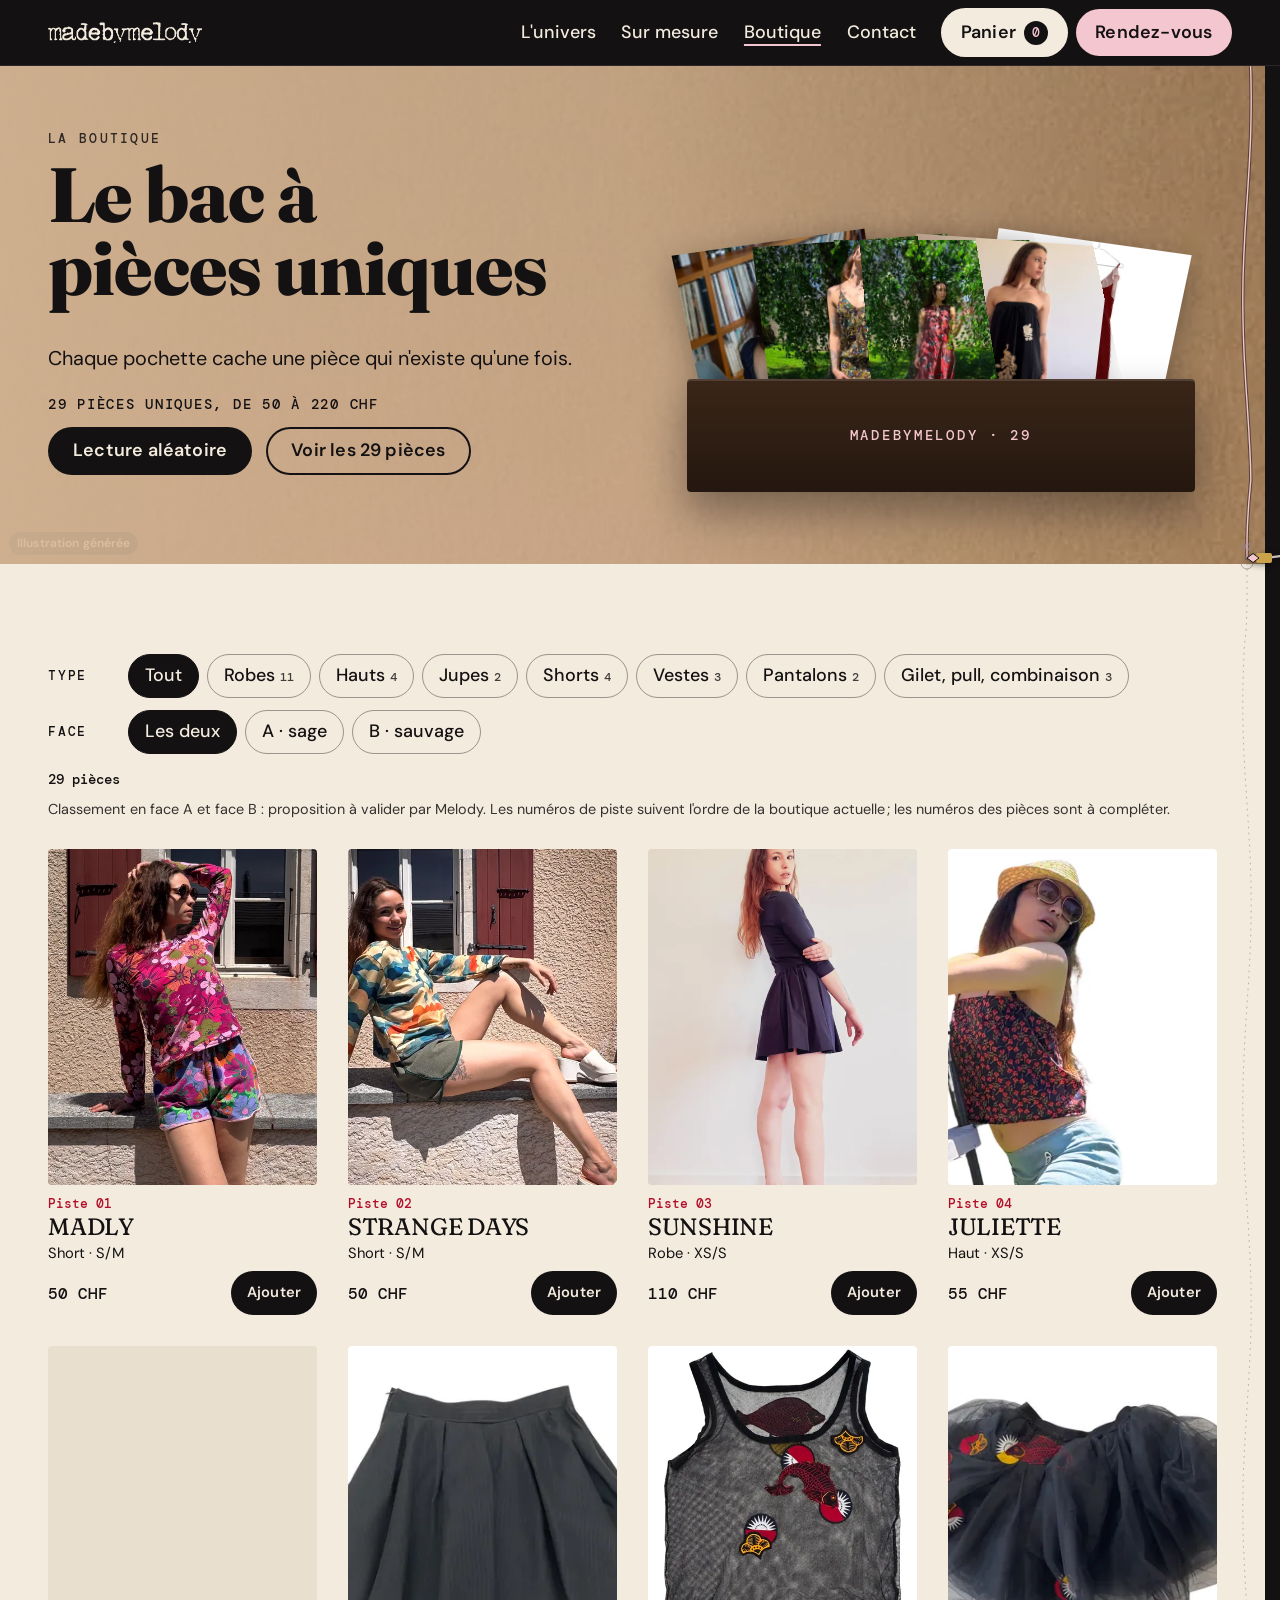
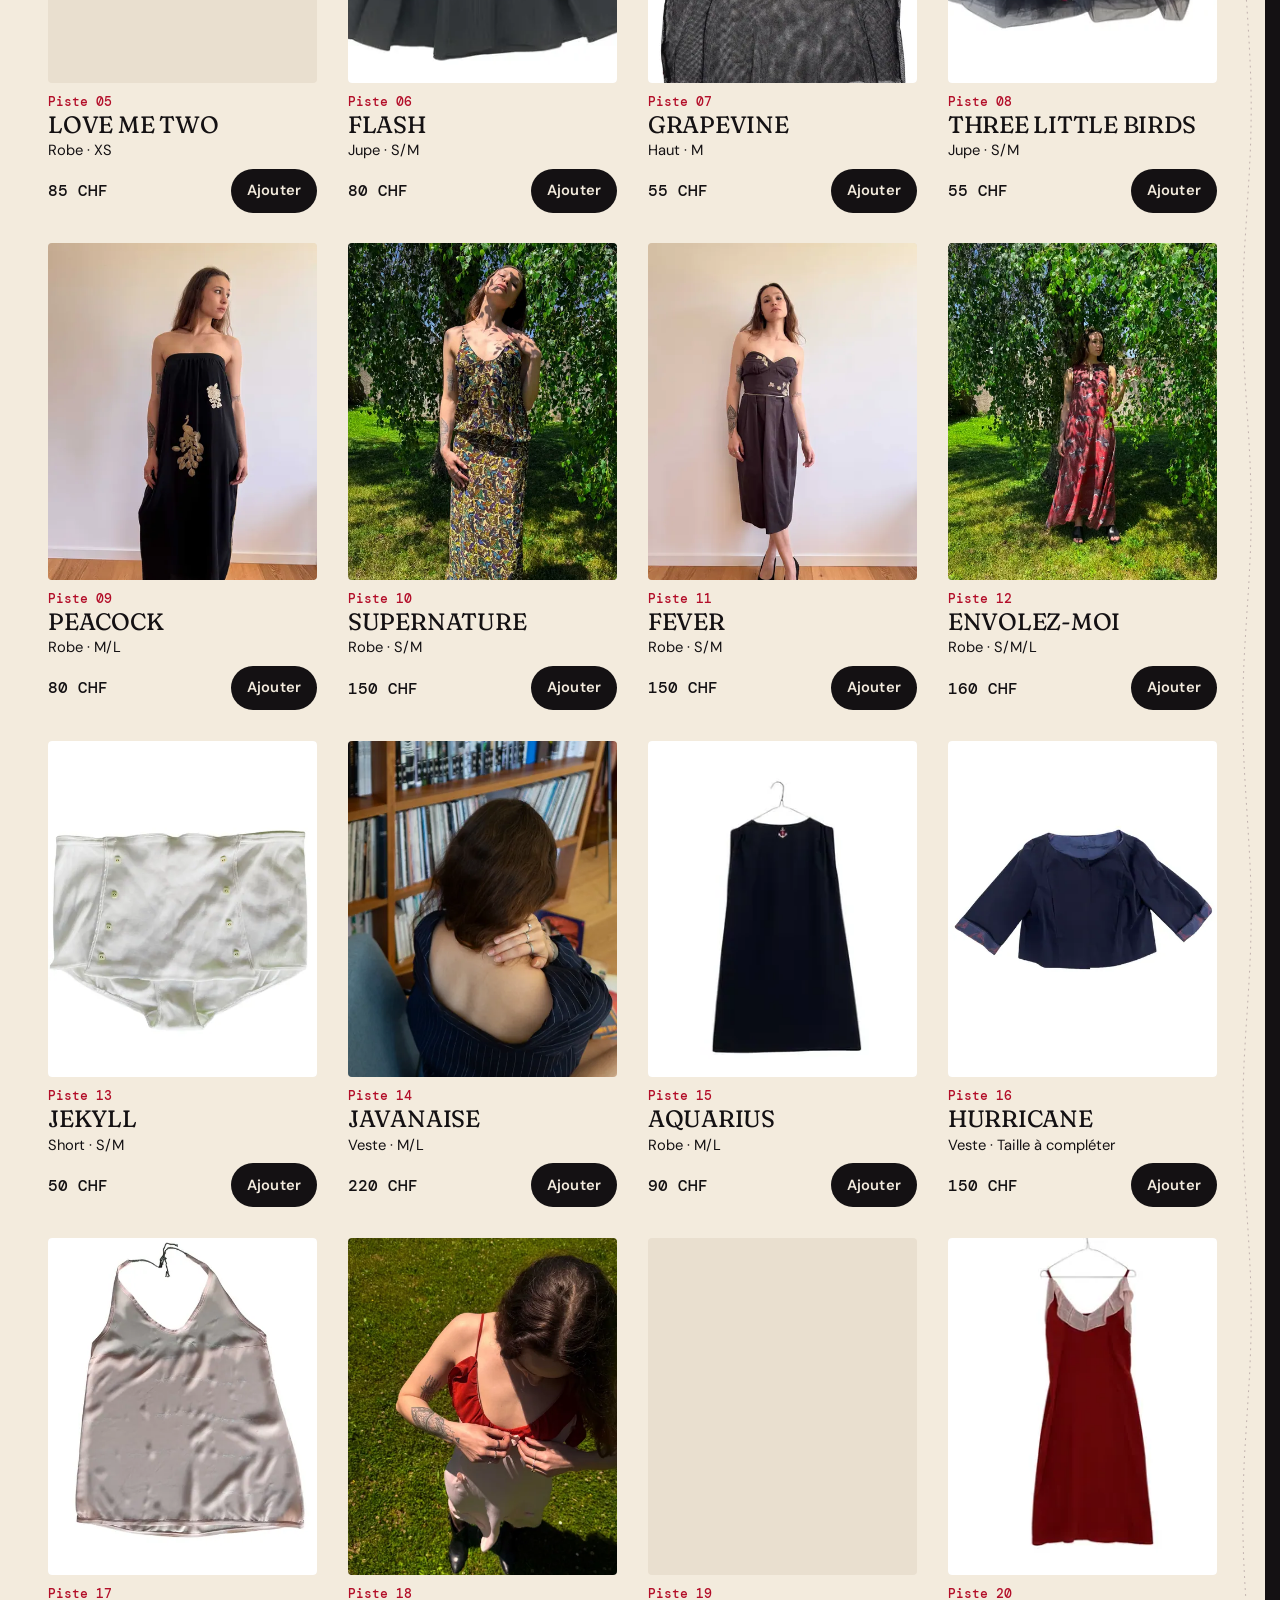
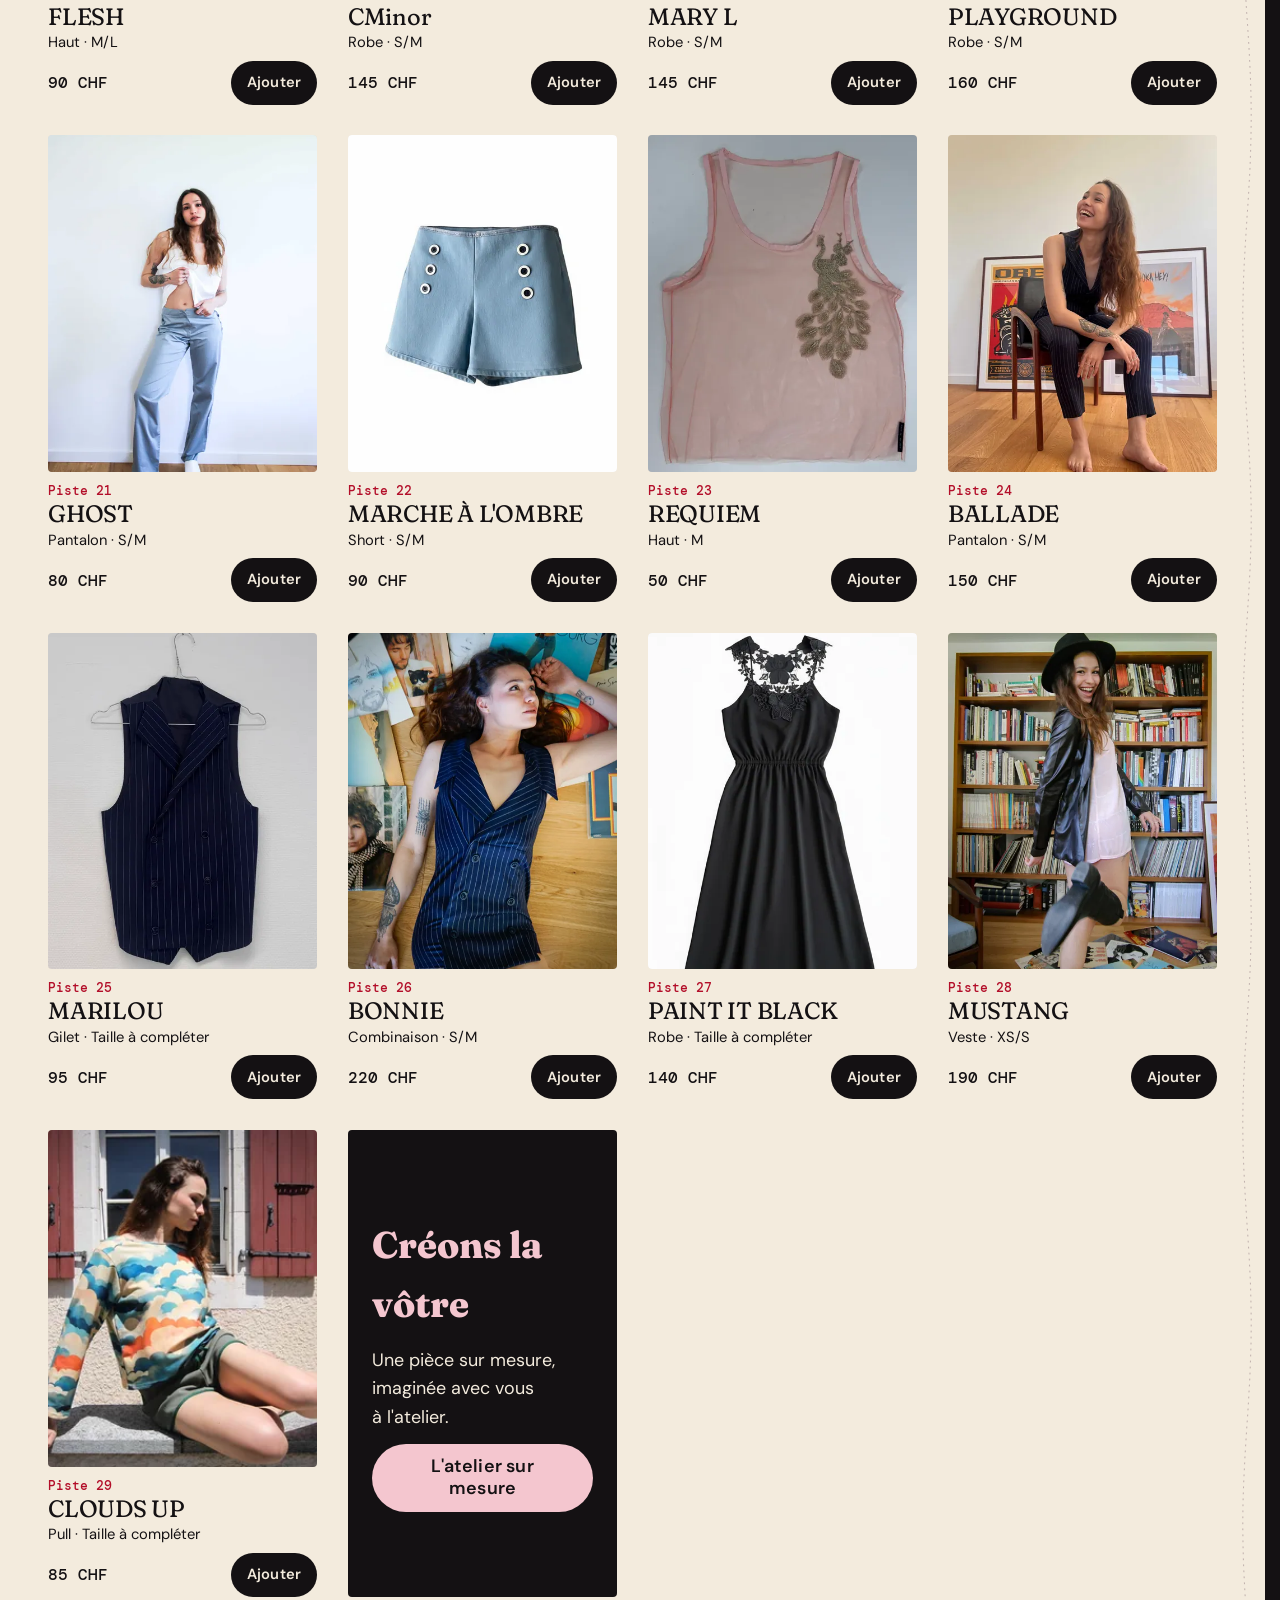
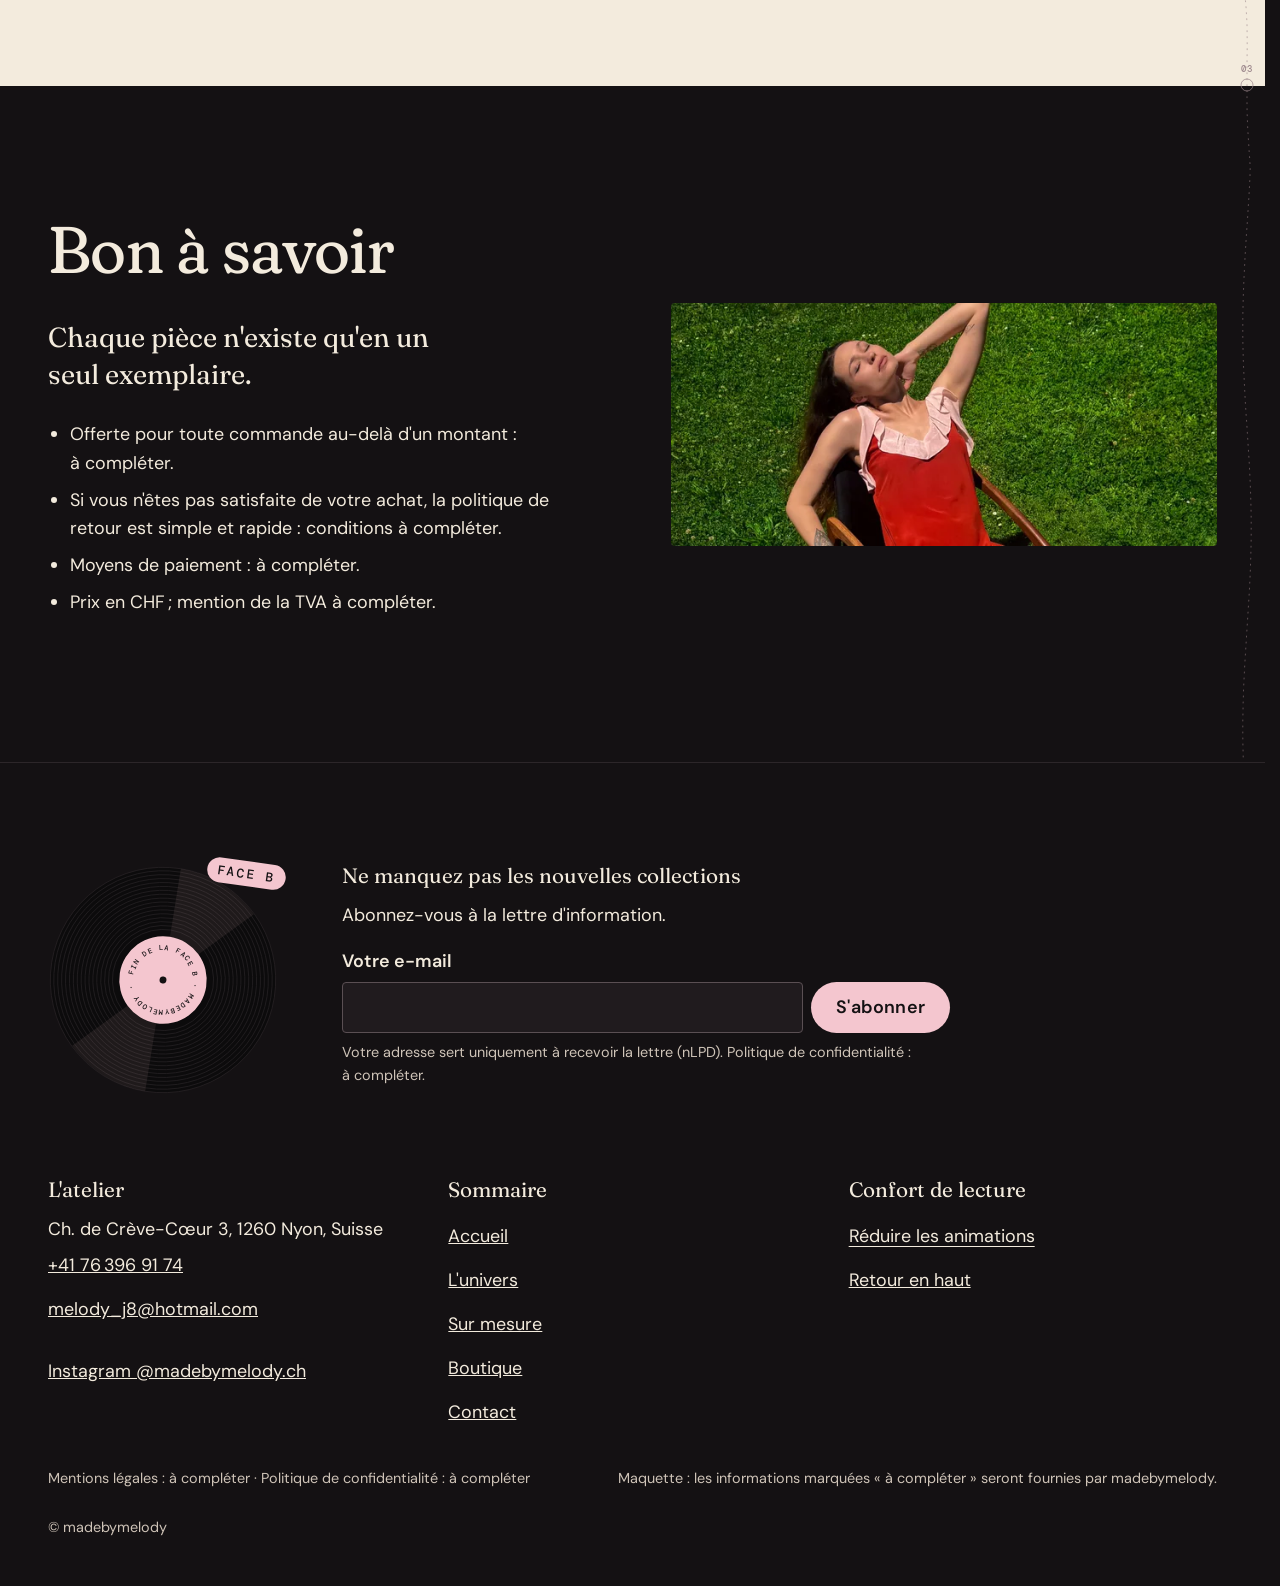
<file: boutique.html>
<!doctype html>
<html lang="fr" data-v="2" data-page="boutique" data-curseur>
<head>
<meta charset="utf-8">
<meta name="viewport" content="width=device-width, initial-scale=1, viewport-fit=cover">
<title>Boutique : 29 pièces uniques, madebymelody</title>
<meta name="description" content="29 pièces uniques faites main à Nyon, de 50 à 220 CHF : robes, hauts, jupes, shorts, vestes, pantalons.">
<meta name="robots" content="noindex, nofollow">
<link rel="canonical" href="https://madebymelody-maquette.vercel.app/boutique">
<style>:root{--fond:#141113;--texte:#f3ebdd;--voile-fond:#f4c6cf;--ouverture-fond:#141113;--menu-fond:#141113}:root { --entete-h: 72px; --barres-h: 0px; } html { background: var(--fond); color: var(--texte); scrollbar-gutter: stable; } body { margin: 0; background: var(--fond); } html.js:not(.calme):not(.secours):not([data-arrivee="retour"]) [data-anime] { opacity: 0; } html.js:not(.calme):not(.secours):not([data-arrivee="retour"]) [data-anime].vu { opacity: 1; } [data-voile] { position: fixed; inset: 0; z-index: 900; background: var(--voile-fond); transform: translateY(100%); visibility: hidden; pointer-events: none; } html[data-arrivee="voile"]:not(.voile-leve):not(.calme):not(.secours) [data-voile] { transform: none; visibility: visible; } html.calme [data-voile], html.secours [data-voile] { visibility: hidden !important; } .ouverture-panneau { position: fixed; inset: 0; z-index: 850; display: none; place-content: center; justify-items: center; background: var(--ouverture-fond, var(--voile-fond)); color: var(--fond); text-align: center; } html.js[data-arrivee="intro"]:not(.calme):not(.secours):not(.intro-finie) .ouverture-panneau { display: grid; } html.defilement-bloque, html.defilement-bloque body, html.js[data-arrivee="intro"]:not(.calme):not(.secours):not(.intro-finie), html.js[data-arrivee="intro"]:not(.calme):not(.secours):not(.intro-finie) body, html[data-arrivee="voile"]:not(.voile-leve):not(.calme):not(.secours), html[data-arrivee="voile"]:not(.voile-leve):not(.calme):not(.secours) body { overflow: hidden; } html.js[data-arrivee="intro"]:not(.calme):not(.secours):not(.intro-finie) { background-color: var(--ouverture-fond, var(--voile-fond)); } html[data-arrivee="voile"]:not(.voile-leve):not(.calme):not(.secours) { background-color: var(--voile-fond); }</style>
<script>(function () {
var d = document.documentElement, ss = null, ls = null;
try { ss = window.sessionStorage; ls = window.localStorage; } catch (e) {}
d.classList.add('js');
var calme = false;
try { calme = !!ls && ls.getItem('socle:calme') === 'oui'; } catch (e) {}
if (!calme && window.matchMedia && matchMedia('(prefers-reduced-motion: reduce)').matches) calme = true;
if (calme) d.classList.add('calme');
var nav = performance.getEntriesByType ? performance.getEntriesByType('navigation')[0] : null;
var type = nav ? nav.type : 'navigate';
var depart = null;
try { depart = JSON.parse(ss.getItem('socle:depart') || 'null'); ss.removeItem('socle:depart'); } catch (e) {}
if (depart && !(Date.now() - depart.t < 15000)) depart = null;
var retourSection = false;
try { retourSection = !!ss.getItem('socle:calme-retour'); } catch (e) {}
var mode = type === 'back_forward' || retourSection ? 'retour' : type === 'reload' ? 'intro' : depart ? 'voile' : 'intro';
d.setAttribute('data-arrivee', mode);
if (mode === 'voile' && depart.couleur) d.style.setProperty('--voile-fond', depart.couleur);
if (type === 'reload' && 'scrollRestoration' in history) {
if (!retourSection) history.scrollRestoration = 'manual';
}
try {
var choisie = ls && ls.getItem('socle:langue');
var langue = (d.lang || '').slice(0, 2);
if (choisie && choisie !== langue && type === 'navigate' && !depart) {
var alt = document.querySelector('link[rel="alternate"][hreflang="' + choisie + '"]');
if (alt) location.replace(new URL(alt.href).pathname + location.search + location.hash);
}
} catch (e) {}
setTimeout(function () { if (!d.classList.contains('demarre')) d.classList.add('secours'); }, 2000);
})();</script>
<link rel="preload" href="/assets/polices/fraunces-latin-full-normal.woff2" as="font" type="font/woff2" crossorigin>
<link rel="preload" href="/assets/polices/dm-sans-latin-wght-normal.woff2" as="font" type="font/woff2" crossorigin>
<link rel="stylesheet" href="/assets/css/socle.css?v=2">
<link rel="stylesheet" href="/assets/css/site.css?v=2">
<link rel="modulepreload" href="/assets/js/site.js?v=2">
<link rel="modulepreload" href="/assets/js/socle/index.js?v=2">
<script src="/assets/vendor/gsap.min.js" defer></script>
<script src="/assets/vendor/ScrollTrigger.min.js" defer></script>
<script src="/assets/vendor/SplitText.min.js" defer></script>
<script type="module" src="/assets/js/site.js?v=2"></script>
<meta name="theme-color" content="#141113">
<link rel="icon" href="/assets/images/favicon-64.png" type="image/png" sizes="64x64">
<link rel="icon" href="/assets/images/favicon-32.png" type="image/png" sizes="32x32">
<link rel="apple-touch-icon" href="/assets/images/apple-touch-icon.png">
<meta property="og:type" content="website">
<meta property="og:site_name" content="madebymelody">
<meta property="og:locale" content="fr_CH">
<meta property="og:title" content="Boutique : 29 pièces uniques, madebymelody">
<meta property="og:description" content="29 pièces uniques faites main à Nyon, de 50 à 220 CHF : robes, hauts, jupes, shorts, vestes, pantalons.">
<meta property="og:url" content="https://madebymelody-maquette.vercel.app/boutique">
<meta property="og:image" content="https://madebymelody-maquette.vercel.app/assets/partage/boutique-fr.jpg">
<meta property="og:image:width" content="1200">
<meta property="og:image:height" content="630">
<meta property="og:image:alt" content="La boutique madebymelody : un bac de pochettes">
<meta name="twitter:card" content="summary_large_image">
<script type="application/ld+json">{"@context":"https://schema.org","@type":"ClothingStore","name":"madebymelody","url":"https://madebymelody-maquette.vercel.app/","telephone":"+41763969174","email":"melody_j8@hotmail.com","address":{"@type":"PostalAddress","streetAddress":"Ch. de Crève-Cœur 3","postalCode":"1260","addressLocality":"Nyon","addressRegion":"VD","addressCountry":"CH"},"sameAs":["https://www.instagram.com/madebymelody.ch/"],"founder":{"@type":"Person","name":"Melody"},"currenciesAccepted":"CHF","description":{"fr":"Créatrice de mode à Nyon : pièces uniques et numérotées pour femmes et enfants, faites main, et atelier sur mesure (robes de mariée, costumes de scène).","en":"Fashion designer in Nyon: one-of-a-kind numbered pieces for women and children, handmade, and a made-to-measure atelier."}}</script>
</head>
<body id="haut" class="page-boutique">
<div data-voile data-forme="iris" aria-hidden="true"><div class="voile-contenu">
  <svg class="disque-svg voile-disque" viewBox="0 0 200 200" aria-hidden="true" focusable="false" data-audit-ignorer>
  <defs><path id="voile-arc" d="M100 100 m-26 0 a26 26 0 1 1 52 0 a26 26 0 1 1 -52 0" /></defs>
  <circle cx="100" cy="100" r="98" class="disque-vinyle" />
  <g class="disque-sillons"><circle cx="100" cy="100" r="44" /><circle cx="100" cy="100" r="47.4" /><circle cx="100" cy="100" r="50.8" /><circle cx="100" cy="100" r="54.2" /><circle cx="100" cy="100" r="57.6" /><circle cx="100" cy="100" r="61" /><circle cx="100" cy="100" r="64.4" /><circle cx="100" cy="100" r="67.8" /><circle cx="100" cy="100" r="71.2" /><circle cx="100" cy="100" r="74.6" /><circle cx="100" cy="100" r="78" /><circle cx="100" cy="100" r="81.4" /><circle cx="100" cy="100" r="84.8" /><circle cx="100" cy="100" r="88.19999999999999" /><circle cx="100" cy="100" r="91.6" /><circle cx="100" cy="100" r="95" /></g>
  <path class="disque-reflet" d="M100 2 A98 98 0 0 1 169 31 L100 100 Z" />
  <path class="disque-reflet" d="M100 198 A98 98 0 0 1 31 169 L100 100 Z" />
  <circle cx="100" cy="100" r="38" class="disque-etiquette" />
  <circle cx="100" cy="100" r="3" class="disque-trou" />
</svg>
  <span data-voile-libelle>Boutique</span>
</div></div>
<div class="ouverture-panneau" data-ouverture aria-hidden="true">
  <div class="platine">
    <div class="platine-disque"><svg class="disque-svg intro-disque" viewBox="0 0 200 200" aria-hidden="true" focusable="false" data-audit-ignorer>
  <defs><path id="intro-arc" d="M100 100 m-26 0 a26 26 0 1 1 52 0 a26 26 0 1 1 -52 0" /></defs>
  <circle cx="100" cy="100" r="98" class="disque-vinyle" />
  <g class="disque-sillons"><circle cx="100" cy="100" r="44" /><circle cx="100" cy="100" r="47.4" /><circle cx="100" cy="100" r="50.8" /><circle cx="100" cy="100" r="54.2" /><circle cx="100" cy="100" r="57.6" /><circle cx="100" cy="100" r="61" /><circle cx="100" cy="100" r="64.4" /><circle cx="100" cy="100" r="67.8" /><circle cx="100" cy="100" r="71.2" /><circle cx="100" cy="100" r="74.6" /><circle cx="100" cy="100" r="78" /><circle cx="100" cy="100" r="81.4" /><circle cx="100" cy="100" r="84.8" /><circle cx="100" cy="100" r="88.19999999999999" /><circle cx="100" cy="100" r="91.6" /><circle cx="100" cy="100" r="95" /></g>
  <path class="disque-reflet" d="M100 2 A98 98 0 0 1 169 31 L100 100 Z" />
  <path class="disque-reflet" d="M100 198 A98 98 0 0 1 31 169 L100 100 Z" />
  <circle cx="100" cy="100" r="38" class="disque-etiquette" />
  <image href="/assets/images/logo-noir.png" x="70" y="96" width="60" height="8.4" class="intro-logo" />
  <circle cx="100" cy="100" r="3" class="disque-trou" />
</svg></div>
    <svg class="platine-bras" viewBox="0 0 120 220" aria-hidden="true" focusable="false">
      <circle cx="96" cy="22" r="14" class="bras-pivot" /><circle cx="96" cy="22" r="5" class="bras-axe" />
      <path d="M96 22 L92 150 Q90 176 70 192" class="bras-tige" />
      <rect x="56" y="186" width="22" height="12" rx="2" transform="rotate(-38 67 192)" class="bras-tete" />
    </svg>
    <p class="intro-face"><span>Face A</span></p>
  </div>
  <p class="intro-passer">Touchez pour passer</p>
</div>
<a class="evitement" href="#contenu">Aller au contenu</a>
<header data-entete>
  <div class="entete-rangee">
    <a class="entete-logo" href="/" aria-label="madebymelody, Accueil" data-libelle="Accueil">
      <img src="/assets/images/logo-creme.png" alt="madebymelody" width="1200" height="167">
    </a>
    <nav data-nav aria-label="Navigation principale">
      <ul><li><a href="/univers" data-libelle="L&#39;univers">L&#39;univers</a></li><li><a href="/sur-mesure" data-libelle="Sur mesure">Sur mesure</a></li><li><a href="/boutique" data-libelle="Boutique" aria-current="page">Boutique</a></li><li><a href="/contact" data-libelle="Contact">Contact</a></li></ul>
    </nav>
    <div class="entete-actions">
      <button type="button" class="bouton bouton--creme entete-panier" data-panier-bouton aria-controls="panier" aria-expanded="false"><span>Panier</span> <b data-panier-compte>0</b></button>
      <a class="bouton bouton--rose" href="/sur-mesure#rendez-vous" data-libelle="Sur mesure" aria-label="Prendre rendez-vous">Rendez-vous</a>
      <button type="button" data-menu-bouton aria-controls="menu" aria-expanded="false" data-libelle-ouvrir="Menu" data-libelle-fermer="Fermer"><span data-libelle-bouton>Menu</span></button>
    </div>
  </div>
</header>
<div id="menu" data-menu role="dialog" aria-modal="true" aria-label="Menu">
  <ul><li style="--i:0"><span class="menu-num" aria-hidden="true">01</span><a href="/" class="menu-lien" data-libelle="Accueil">Accueil</a></li><li style="--i:1"><span class="menu-num" aria-hidden="true">02</span><a href="/univers" class="menu-lien" data-libelle="L&#39;univers">L&#39;univers</a></li><li style="--i:2"><span class="menu-num" aria-hidden="true">03</span><a href="/sur-mesure" class="menu-lien" data-libelle="Sur mesure">Sur mesure</a></li><li style="--i:3"><span class="menu-num" aria-hidden="true">04</span><a href="/boutique" class="menu-lien" data-libelle="Boutique" aria-current="page">Boutique</a></li><li style="--i:4"><span class="menu-num" aria-hidden="true">05</span><a href="/contact" class="menu-lien" data-libelle="Contact">Contact</a></li></ul>
  <p class="menu-actions"><a class="bouton bouton--rose" href="/sur-mesure#rendez-vous" data-libelle="Sur mesure">Prendre rendez-vous</a>
  <a class="bouton bouton--contour" href="tel:+41763969174">Appeler +41 76 396 91 74</a></p>
  <p><a class="lien-externe" href="https://www.instagram.com/madebymelody.ch/" target="_blank" rel="noopener">Suivre @madebymelody.ch sur Instagram <span class="visuellement-cache">(nouvel onglet)</span></a></p>
  <p><button type="button" class="lien" data-calme-bascule data-libelle-reduire="Réduire les animations" data-libelle-retablir="Rétablir les animations" data-libelle-systeme="Animations réduites par le réglage de votre appareil"><span data-libelle-bouton>Réduire les animations</span></button></p>
</div>
<main id="contenu" tabindex="-1">
<div class="sillon" data-effet="sillon" aria-hidden="true" data-audit-ignorer><svg class="sillon-svg" focusable="false" width="40" height="10"><path class="sillon-fond" /><path class="sillon-lu-ombre" /><path class="sillon-lu" /><g class="sillon-plages"></g></svg></div>
<section class="b-tete" id="debut">
  <figure class="media b-tete-fond" data-grok style="--cadrage:50% 50%">
  <picture><source media="(max-width: 760px) and (orientation: portrait)" srcset="/assets/images/grok/boutique-fond-mobile-480.webp 480w, /assets/images/grok/boutique-fond-mobile-720.webp 720w" sizes="100vw">
    <img src="/assets/images/grok/boutique-fond-1280.webp" srcset="/assets/images/grok/boutique-fond-640.webp 640w, /assets/images/grok/boutique-fond-1280.webp 1280w, /assets/images/grok/boutique-fond-1600.webp 1600w" sizes="100vw" alt="Carton kraft" width="1280" height="720" fetchpriority="high" loading="eager" decoding="async">
  </picture><figcaption class="mention-ia">Illustration générée</figcaption>
</figure>
  <div class="conteneur b-tete-grille">
    <div class="b-tete-texte">
      <p class="kicker">La boutique</p>
      <h1 class="b-titre" data-anime="gsap">Le bac à pièces uniques</h1>
      <p data-anime="gsap" class="b-intro">Chaque pochette cache une pièce qui n&#39;existe qu&#39;une fois.</p>
      <p class="b-info" data-info-cle>29 pièces uniques, de 50 à 220 CHF</p>
      <p class="b-actions" data-anime="gsap">
        <button type="button" class="bouton bouton--noir" data-aleatoire data-action-principale>Lecture aléatoire</button>
        <a class="bouton bouton--contour" href="#catalogue">Voir les 29 pièces</a>
      </p>
    </div>
    <div class="bac3d" data-effet="bac" aria-hidden="true" data-iris-centre>
      <div class="bac3d-pochettes">
        <div class="bac3d-pochette" style="--i:0"><figure class="media " style="--cadrage:61% 56%">
  <picture>
    <img src="/assets/images/pieces/javanaise-1-1200.webp" srcset="/assets/images/pieces/javanaise-1-480.webp 480w, /assets/images/pieces/javanaise-1-800.webp 800w, /assets/images/pieces/javanaise-1-1200.webp 1200w" sizes="(max-width: 760px) 40vw, 18vw" alt="" width="1200" height="1800" loading="lazy" decoding="async">
  </picture>
</figure></div><div class="bac3d-pochette" style="--i:1"><figure class="media " style="--cadrage:58% 32%">
  <picture>
    <img src="/assets/images/pieces/supernature-1-1200.webp" srcset="/assets/images/pieces/supernature-1-480.webp 480w, /assets/images/pieces/supernature-1-800.webp 800w, /assets/images/pieces/supernature-1-1200.webp 1200w" sizes="(max-width: 760px) 40vw, 18vw" alt="" width="1200" height="2133" loading="lazy" decoding="async">
  </picture>
</figure></div><div class="bac3d-pochette" style="--i:2"><figure class="media " style="--cadrage:56% 41%">
  <picture>
    <img src="/assets/images/pieces/envolez-moi-1-1200.webp" srcset="/assets/images/pieces/envolez-moi-1-480.webp 480w, /assets/images/pieces/envolez-moi-1-800.webp 800w, /assets/images/pieces/envolez-moi-1-1200.webp 1200w" sizes="(max-width: 760px) 40vw, 18vw" alt="" width="1200" height="2133" loading="lazy" decoding="async">
  </picture>
</figure></div><div class="bac3d-pochette" style="--i:3"><figure class="media " style="--cadrage:64% 33%">
  <picture>
    <img src="/assets/images/pieces/peacock-1-1200.webp" srcset="/assets/images/pieces/peacock-1-480.webp 480w, /assets/images/pieces/peacock-1-800.webp 800w, /assets/images/pieces/peacock-1-1200.webp 1200w" sizes="(max-width: 760px) 40vw, 18vw" alt="" width="1200" height="2133" fetchpriority="high" loading="eager" decoding="async">
  </picture>
</figure></div><div class="bac3d-pochette" style="--i:4"><figure class="media " style="--cadrage:54% 37%">
  <picture>
    <img src="/assets/images/pieces/playground-1-1200.webp" srcset="/assets/images/pieces/playground-1-480.webp 480w, /assets/images/pieces/playground-1-800.webp 800w, /assets/images/pieces/playground-1-1200.webp 1200w" sizes="(max-width: 760px) 40vw, 18vw" alt="" width="1200" height="900" fetchpriority="high" loading="eager" decoding="async">
  </picture>
</figure></div>
      </div>
      <div class="bac3d-caisse"><span>madebymelody · 29</span></div>
    </div>
  </div>
</section>
<section class="catalogue theme-creme" id="catalogue">
  <div class="conteneur">
    <div class="filtres" role="group" aria-label="Filtrer les pièces">
      <div class="filtre-groupe" data-filtre="type">
        <span class="filtre-nom">Type</span>
        <button type="button" class="puce" data-valeur="" aria-pressed="true">Tout</button>
        <button type="button" class="puce" data-valeur="robe" aria-pressed="false">Robes <small>11</small></button><button type="button" class="puce" data-valeur="haut" aria-pressed="false">Hauts <small>4</small></button><button type="button" class="puce" data-valeur="jupe" aria-pressed="false">Jupes <small>2</small></button><button type="button" class="puce" data-valeur="short" aria-pressed="false">Shorts <small>4</small></button><button type="button" class="puce" data-valeur="veste" aria-pressed="false">Vestes <small>3</small></button><button type="button" class="puce" data-valeur="pantalon" aria-pressed="false">Pantalons <small>2</small></button><button type="button" class="puce" data-valeur="autre" aria-pressed="false">Gilet, pull, combinaison <small>3</small></button>
      </div>
      <div class="filtre-groupe" data-filtre="face">
        <span class="filtre-nom">Face</span>
        <button type="button" class="puce" data-valeur="" aria-pressed="true">Les deux</button>
        <button type="button" class="puce" data-valeur="A" aria-pressed="false">A · sage</button>
        <button type="button" class="puce" data-valeur="B" aria-pressed="false">B · sauvage</button>
      </div>
      <p class="filtres-resultat" aria-live="polite" data-resultat data-un="1 pièce" data-plusieurs="{n} pièces">29 pièces</p>
    </div>
    <p class="note">Classement en face A et face B : proposition à valider par Melody. Les numéros de piste suivent l&#39;ordre de la boutique actuelle ; les numéros des pièces sont à compléter.</p>
    <ul class="grille-pieces" data-grille data-anime="cascade">
      <li class="carte-piece" data-id="madly" data-type="short" data-face="A" data-survol="incline" data-survol-force="4">
        <a class="carte-lien" href="/boutique?piece=madly" data-sans-transition data-ouvrir-fiche="madly" aria-label="Voir MADLY">
          <figure class="media carte-piece-media" style="--cadrage:52% 16%">
  <picture>
    <img src="/assets/images/pieces/madly-1-1200.webp" srcset="/assets/images/pieces/madly-1-480.webp 480w, /assets/images/pieces/madly-1-800.webp 800w, /assets/images/pieces/madly-1-1200.webp 1200w" sizes="(max-width: 560px) 46vw, (max-width: 1100px) 30vw, 22vw" alt="MADLY, short madebymelody" width="1200" height="2133" loading="lazy" decoding="async">
  </picture>
</figure>
        </a>
        <div class="carte-piece-texte">
          <p class="carte-piece-num">Piste 01</p>
          <h2 class="carte-piece-nom">MADLY</h2>
          <p class="carte-piece-meta">Short · S/M</p>
          <p class="carte-piece-bas"><span class="carte-piece-prix" data-prix>50 CHF</span>
          <button type="button" class="bouton bouton--petit" data-ajouter="madly" data-libelle-ajoute="Dans le panier" data-libelle-ajouter="Ajouter">Ajouter</button></p>
        </div>
      </li><li class="carte-piece" data-id="strange-days" data-type="short" data-face="A" data-survol="incline" data-survol-force="4">
        <a class="carte-lien" href="/boutique?piece=strange-days" data-sans-transition data-ouvrir-fiche="strange-days" aria-label="Voir STRANGE DAYS">
          <figure class="media carte-piece-media" style="--cadrage:17% 21%">
  <picture>
    <img src="/assets/images/pieces/strange-days-1-1200.webp" srcset="/assets/images/pieces/strange-days-1-480.webp 480w, /assets/images/pieces/strange-days-1-800.webp 800w, /assets/images/pieces/strange-days-1-1200.webp 1200w" sizes="(max-width: 560px) 46vw, (max-width: 1100px) 30vw, 22vw" alt="STRANGE DAYS, short madebymelody" width="1200" height="2133" loading="lazy" decoding="async">
  </picture>
</figure>
        </a>
        <div class="carte-piece-texte">
          <p class="carte-piece-num">Piste 02</p>
          <h2 class="carte-piece-nom">STRANGE DAYS</h2>
          <p class="carte-piece-meta">Short · S/M</p>
          <p class="carte-piece-bas"><span class="carte-piece-prix" data-prix>50 CHF</span>
          <button type="button" class="bouton bouton--petit" data-ajouter="strange-days" data-libelle-ajoute="Dans le panier" data-libelle-ajouter="Ajouter">Ajouter</button></p>
        </div>
      </li><li class="carte-piece" data-id="sunshine" data-type="robe" data-face="A" data-survol="incline" data-survol-force="4">
        <a class="carte-lien" href="/boutique?piece=sunshine" data-sans-transition data-ouvrir-fiche="sunshine" aria-label="Voir SUNSHINE">
          <figure class="media carte-piece-media" style="--cadrage:50% 25%">
  <picture>
    <img src="/assets/images/pieces/sunshine-1-1200.webp" srcset="/assets/images/pieces/sunshine-1-480.webp 480w, /assets/images/pieces/sunshine-1-800.webp 800w, /assets/images/pieces/sunshine-1-1200.webp 1200w" sizes="(max-width: 560px) 46vw, (max-width: 1100px) 30vw, 22vw" alt="SUNSHINE, robe madebymelody" width="1200" height="1958" loading="lazy" decoding="async">
  </picture>
</figure>
        </a>
        <div class="carte-piece-texte">
          <p class="carte-piece-num">Piste 03</p>
          <h2 class="carte-piece-nom">SUNSHINE</h2>
          <p class="carte-piece-meta">Robe · XS/S</p>
          <p class="carte-piece-bas"><span class="carte-piece-prix" data-prix>110 CHF</span>
          <button type="button" class="bouton bouton--petit" data-ajouter="sunshine" data-libelle-ajoute="Dans le panier" data-libelle-ajouter="Ajouter">Ajouter</button></p>
        </div>
      </li><li class="carte-piece" data-id="juliette" data-type="haut" data-face="A" data-survol="incline" data-survol-force="4">
        <a class="carte-lien" href="/boutique?piece=juliette" data-sans-transition data-ouvrir-fiche="juliette" aria-label="Voir JULIETTE">
          <figure class="media carte-piece-media" style="--cadrage:38% 18%">
  <picture>
    <img src="/assets/images/pieces/juliette-1-1200.webp" srcset="/assets/images/pieces/juliette-1-480.webp 480w, /assets/images/pieces/juliette-1-800.webp 800w, /assets/images/pieces/juliette-1-1200.webp 1200w" sizes="(max-width: 560px) 46vw, (max-width: 1100px) 30vw, 22vw" alt="JULIETTE, haut madebymelody" width="1200" height="1200" loading="lazy" decoding="async">
  </picture>
</figure>
        </a>
        <div class="carte-piece-texte">
          <p class="carte-piece-num">Piste 04</p>
          <h2 class="carte-piece-nom">JULIETTE</h2>
          <p class="carte-piece-meta">Haut · XS/S</p>
          <p class="carte-piece-bas"><span class="carte-piece-prix" data-prix>55 CHF</span>
          <button type="button" class="bouton bouton--petit" data-ajouter="juliette" data-libelle-ajoute="Dans le panier" data-libelle-ajouter="Ajouter">Ajouter</button></p>
        </div>
      </li><li class="carte-piece" data-id="love-me-two" data-type="robe" data-face="A" data-survol="incline" data-survol-force="4">
        <a class="carte-lien" href="/boutique?piece=love-me-two" data-sans-transition data-ouvrir-fiche="love-me-two" aria-label="Voir LOVE ME TWO">
          <figure class="media carte-piece-media" style="--cadrage:50% 42%">
  <picture>
    <img src="/assets/images/pieces/love-me-two-1-1200.webp" srcset="/assets/images/pieces/love-me-two-1-480.webp 480w, /assets/images/pieces/love-me-two-1-800.webp 800w, /assets/images/pieces/love-me-two-1-1200.webp 1200w" sizes="(max-width: 560px) 46vw, (max-width: 1100px) 30vw, 22vw" alt="LOVE ME TWO, robe madebymelody" width="1200" height="1600" loading="lazy" decoding="async">
  </picture>
</figure>
        </a>
        <div class="carte-piece-texte">
          <p class="carte-piece-num">Piste 05</p>
          <h2 class="carte-piece-nom">LOVE ME TWO</h2>
          <p class="carte-piece-meta">Robe · XS</p>
          <p class="carte-piece-bas"><span class="carte-piece-prix" data-prix>85 CHF</span>
          <button type="button" class="bouton bouton--petit" data-ajouter="love-me-two" data-libelle-ajoute="Dans le panier" data-libelle-ajouter="Ajouter">Ajouter</button></p>
        </div>
      </li><li class="carte-piece" data-id="flash" data-type="jupe" data-face="B" data-survol="incline" data-survol-force="4">
        <a class="carte-lien" href="/boutique?piece=flash" data-sans-transition data-ouvrir-fiche="flash" aria-label="Voir FLASH">
          <figure class="media carte-piece-media" style="--cadrage:49% 41%">
  <picture>
    <img src="/assets/images/pieces/flash-1-1200.webp" srcset="/assets/images/pieces/flash-1-480.webp 480w, /assets/images/pieces/flash-1-800.webp 800w, /assets/images/pieces/flash-1-1200.webp 1200w" sizes="(max-width: 560px) 46vw, (max-width: 1100px) 30vw, 22vw" alt="FLASH, jupe madebymelody" width="1200" height="900" loading="lazy" decoding="async">
  </picture>
</figure>
        </a>
        <div class="carte-piece-texte">
          <p class="carte-piece-num">Piste 06</p>
          <h2 class="carte-piece-nom">FLASH</h2>
          <p class="carte-piece-meta">Jupe · S/M</p>
          <p class="carte-piece-bas"><span class="carte-piece-prix" data-prix>80 CHF</span>
          <button type="button" class="bouton bouton--petit" data-ajouter="flash" data-libelle-ajoute="Dans le panier" data-libelle-ajouter="Ajouter">Ajouter</button></p>
        </div>
      </li><li class="carte-piece" data-id="grapevine" data-type="haut" data-face="B" data-survol="incline" data-survol-force="4">
        <a class="carte-lien" href="/boutique?piece=grapevine" data-sans-transition data-ouvrir-fiche="grapevine" aria-label="Voir GRAPEVINE">
          <figure class="media carte-piece-media" style="--cadrage:52% 46%">
  <picture>
    <img src="/assets/images/pieces/grapevine-1-1200.webp" srcset="/assets/images/pieces/grapevine-1-480.webp 480w, /assets/images/pieces/grapevine-1-800.webp 800w, /assets/images/pieces/grapevine-1-1200.webp 1200w" sizes="(max-width: 560px) 46vw, (max-width: 1100px) 30vw, 22vw" alt="GRAPEVINE, haut madebymelody" width="1200" height="2133" loading="lazy" decoding="async">
  </picture>
</figure>
        </a>
        <div class="carte-piece-texte">
          <p class="carte-piece-num">Piste 07</p>
          <h2 class="carte-piece-nom">GRAPEVINE</h2>
          <p class="carte-piece-meta">Haut · M</p>
          <p class="carte-piece-bas"><span class="carte-piece-prix" data-prix>55 CHF</span>
          <button type="button" class="bouton bouton--petit" data-ajouter="grapevine" data-libelle-ajoute="Dans le panier" data-libelle-ajouter="Ajouter">Ajouter</button></p>
        </div>
      </li><li class="carte-piece" data-id="three-little-birds" data-type="jupe" data-face="B" data-survol="incline" data-survol-force="4">
        <a class="carte-lien" href="/boutique?piece=three-little-birds" data-sans-transition data-ouvrir-fiche="three-little-birds" aria-label="Voir THREE LITTLE BIRDS">
          <figure class="media carte-piece-media" style="--cadrage:49% 36%">
  <picture>
    <img src="/assets/images/pieces/three-little-birds-1-1200.webp" srcset="/assets/images/pieces/three-little-birds-1-480.webp 480w, /assets/images/pieces/three-little-birds-1-800.webp 800w, /assets/images/pieces/three-little-birds-1-1200.webp 1200w" sizes="(max-width: 560px) 46vw, (max-width: 1100px) 30vw, 22vw" alt="THREE LITTLE BIRDS, jupe madebymelody" width="1200" height="900" loading="lazy" decoding="async">
  </picture>
</figure>
        </a>
        <div class="carte-piece-texte">
          <p class="carte-piece-num">Piste 08</p>
          <h2 class="carte-piece-nom">THREE LITTLE BIRDS</h2>
          <p class="carte-piece-meta">Jupe · S/M</p>
          <p class="carte-piece-bas"><span class="carte-piece-prix" data-prix>55 CHF</span>
          <button type="button" class="bouton bouton--petit" data-ajouter="three-little-birds" data-libelle-ajoute="Dans le panier" data-libelle-ajouter="Ajouter">Ajouter</button></p>
        </div>
      </li><li class="carte-piece" data-id="peacock" data-type="robe" data-face="B" data-survol="incline" data-survol-force="4">
        <a class="carte-lien" href="/boutique?piece=peacock" data-sans-transition data-ouvrir-fiche="peacock" aria-label="Voir PEACOCK">
          <figure class="media carte-piece-media" style="--cadrage:64% 33%">
  <picture>
    <img src="/assets/images/pieces/peacock-1-1200.webp" srcset="/assets/images/pieces/peacock-1-480.webp 480w, /assets/images/pieces/peacock-1-800.webp 800w, /assets/images/pieces/peacock-1-1200.webp 1200w" sizes="(max-width: 560px) 46vw, (max-width: 1100px) 30vw, 22vw" alt="PEACOCK, robe madebymelody" width="1200" height="2133" loading="lazy" decoding="async">
  </picture>
</figure>
        </a>
        <div class="carte-piece-texte">
          <p class="carte-piece-num">Piste 09</p>
          <h2 class="carte-piece-nom">PEACOCK</h2>
          <p class="carte-piece-meta">Robe · M/L</p>
          <p class="carte-piece-bas"><span class="carte-piece-prix" data-prix>80 CHF</span>
          <button type="button" class="bouton bouton--petit" data-ajouter="peacock" data-libelle-ajoute="Dans le panier" data-libelle-ajouter="Ajouter">Ajouter</button></p>
        </div>
      </li><li class="carte-piece" data-id="supernature" data-type="robe" data-face="B" data-survol="incline" data-survol-force="4">
        <a class="carte-lien" href="/boutique?piece=supernature" data-sans-transition data-ouvrir-fiche="supernature" aria-label="Voir SUPERNATURE">
          <figure class="media carte-piece-media" style="--cadrage:58% 32%">
  <picture>
    <img src="/assets/images/pieces/supernature-1-1200.webp" srcset="/assets/images/pieces/supernature-1-480.webp 480w, /assets/images/pieces/supernature-1-800.webp 800w, /assets/images/pieces/supernature-1-1200.webp 1200w" sizes="(max-width: 560px) 46vw, (max-width: 1100px) 30vw, 22vw" alt="SUPERNATURE, robe madebymelody" width="1200" height="2133" loading="lazy" decoding="async">
  </picture>
</figure>
        </a>
        <div class="carte-piece-texte">
          <p class="carte-piece-num">Piste 10</p>
          <h2 class="carte-piece-nom">SUPERNATURE</h2>
          <p class="carte-piece-meta">Robe · S/M</p>
          <p class="carte-piece-bas"><span class="carte-piece-prix" data-prix>150 CHF</span>
          <button type="button" class="bouton bouton--petit" data-ajouter="supernature" data-libelle-ajoute="Dans le panier" data-libelle-ajouter="Ajouter">Ajouter</button></p>
        </div>
      </li><li class="carte-piece" data-id="fever" data-type="robe" data-face="B" data-survol="incline" data-survol-force="4">
        <a class="carte-lien" href="/boutique?piece=fever" data-sans-transition data-ouvrir-fiche="fever" aria-label="Voir FEVER">
          <figure class="media carte-piece-media" style="--cadrage:47% 34%">
  <picture>
    <img src="/assets/images/pieces/fever-1-1200.webp" srcset="/assets/images/pieces/fever-1-480.webp 480w, /assets/images/pieces/fever-1-800.webp 800w, /assets/images/pieces/fever-1-1200.webp 1200w" sizes="(max-width: 560px) 46vw, (max-width: 1100px) 30vw, 22vw" alt="FEVER, robe madebymelody" width="1200" height="1800" loading="lazy" decoding="async">
  </picture>
</figure>
        </a>
        <div class="carte-piece-texte">
          <p class="carte-piece-num">Piste 11</p>
          <h2 class="carte-piece-nom">FEVER</h2>
          <p class="carte-piece-meta">Robe · S/M</p>
          <p class="carte-piece-bas"><span class="carte-piece-prix" data-prix>150 CHF</span>
          <button type="button" class="bouton bouton--petit" data-ajouter="fever" data-libelle-ajoute="Dans le panier" data-libelle-ajouter="Ajouter">Ajouter</button></p>
        </div>
      </li><li class="carte-piece" data-id="envolez-moi" data-type="robe" data-face="B" data-survol="incline" data-survol-force="4">
        <a class="carte-lien" href="/boutique?piece=envolez-moi" data-sans-transition data-ouvrir-fiche="envolez-moi" aria-label="Voir ENVOLEZ-MOI">
          <figure class="media carte-piece-media" style="--cadrage:56% 41%">
  <picture>
    <img src="/assets/images/pieces/envolez-moi-1-1200.webp" srcset="/assets/images/pieces/envolez-moi-1-480.webp 480w, /assets/images/pieces/envolez-moi-1-800.webp 800w, /assets/images/pieces/envolez-moi-1-1200.webp 1200w" sizes="(max-width: 560px) 46vw, (max-width: 1100px) 30vw, 22vw" alt="ENVOLEZ-MOI, robe madebymelody" width="1200" height="2133" loading="lazy" decoding="async">
  </picture>
</figure>
        </a>
        <div class="carte-piece-texte">
          <p class="carte-piece-num">Piste 12</p>
          <h2 class="carte-piece-nom">ENVOLEZ-MOI</h2>
          <p class="carte-piece-meta">Robe · S/M/L</p>
          <p class="carte-piece-bas"><span class="carte-piece-prix" data-prix>160 CHF</span>
          <button type="button" class="bouton bouton--petit" data-ajouter="envolez-moi" data-libelle-ajoute="Dans le panier" data-libelle-ajouter="Ajouter">Ajouter</button></p>
        </div>
      </li><li class="carte-piece" data-id="jekyll" data-type="short" data-face="A" data-survol="incline" data-survol-force="4">
        <a class="carte-lien" href="/boutique?piece=jekyll" data-sans-transition data-ouvrir-fiche="jekyll" aria-label="Voir JEKYLL">
          <figure class="media carte-piece-media" style="--cadrage:47% 51%">
  <picture>
    <img src="/assets/images/pieces/jekyll-1-1200.webp" srcset="/assets/images/pieces/jekyll-1-480.webp 480w, /assets/images/pieces/jekyll-1-800.webp 800w, /assets/images/pieces/jekyll-1-1200.webp 1200w" sizes="(max-width: 560px) 46vw, (max-width: 1100px) 30vw, 22vw" alt="JEKYLL, short madebymelody" width="1200" height="1600" loading="lazy" decoding="async">
  </picture>
</figure>
        </a>
        <div class="carte-piece-texte">
          <p class="carte-piece-num">Piste 13</p>
          <h2 class="carte-piece-nom">JEKYLL</h2>
          <p class="carte-piece-meta">Short · S/M</p>
          <p class="carte-piece-bas"><span class="carte-piece-prix" data-prix>50 CHF</span>
          <button type="button" class="bouton bouton--petit" data-ajouter="jekyll" data-libelle-ajoute="Dans le panier" data-libelle-ajouter="Ajouter">Ajouter</button></p>
        </div>
      </li><li class="carte-piece" data-id="javanaise" data-type="veste" data-face="B" data-survol="incline" data-survol-force="4">
        <a class="carte-lien" href="/boutique?piece=javanaise" data-sans-transition data-ouvrir-fiche="javanaise" aria-label="Voir JAVANAISE">
          <figure class="media carte-piece-media" style="--cadrage:61% 56%">
  <picture>
    <img src="/assets/images/pieces/javanaise-1-1200.webp" srcset="/assets/images/pieces/javanaise-1-480.webp 480w, /assets/images/pieces/javanaise-1-800.webp 800w, /assets/images/pieces/javanaise-1-1200.webp 1200w" sizes="(max-width: 560px) 46vw, (max-width: 1100px) 30vw, 22vw" alt="JAVANAISE, veste madebymelody" width="1200" height="1800" loading="lazy" decoding="async">
  </picture>
</figure>
        </a>
        <div class="carte-piece-texte">
          <p class="carte-piece-num">Piste 14</p>
          <h2 class="carte-piece-nom">JAVANAISE</h2>
          <p class="carte-piece-meta">Veste · M/L</p>
          <p class="carte-piece-bas"><span class="carte-piece-prix" data-prix>220 CHF</span>
          <button type="button" class="bouton bouton--petit" data-ajouter="javanaise" data-libelle-ajoute="Dans le panier" data-libelle-ajouter="Ajouter">Ajouter</button></p>
        </div>
      </li><li class="carte-piece" data-id="aquarius" data-type="robe" data-face="A" data-survol="incline" data-survol-force="4">
        <a class="carte-lien" href="/boutique?piece=aquarius" data-sans-transition data-ouvrir-fiche="aquarius" aria-label="Voir AQUARIUS">
          <figure class="media carte-piece-media" style="--cadrage:52% 43%">
  <picture>
    <img src="/assets/images/pieces/aquarius-1-1200.webp" srcset="/assets/images/pieces/aquarius-1-480.webp 480w, /assets/images/pieces/aquarius-1-800.webp 800w, /assets/images/pieces/aquarius-1-1200.webp 1200w" sizes="(max-width: 560px) 46vw, (max-width: 1100px) 30vw, 22vw" alt="AQUARIUS, robe madebymelody" width="1200" height="900" loading="lazy" decoding="async">
  </picture>
</figure>
        </a>
        <div class="carte-piece-texte">
          <p class="carte-piece-num">Piste 15</p>
          <h2 class="carte-piece-nom">AQUARIUS</h2>
          <p class="carte-piece-meta">Robe · M/L</p>
          <p class="carte-piece-bas"><span class="carte-piece-prix" data-prix>90 CHF</span>
          <button type="button" class="bouton bouton--petit" data-ajouter="aquarius" data-libelle-ajoute="Dans le panier" data-libelle-ajouter="Ajouter">Ajouter</button></p>
        </div>
      </li><li class="carte-piece" data-id="hurricane" data-type="veste" data-face="B" data-survol="incline" data-survol-force="4">
        <a class="carte-lien" href="/boutique?piece=hurricane" data-sans-transition data-ouvrir-fiche="hurricane" aria-label="Voir HURRICANE">
          <figure class="media carte-piece-media" style="--cadrage:51% 41%">
  <picture>
    <img src="/assets/images/pieces/hurricane-1-1200.webp" srcset="/assets/images/pieces/hurricane-1-480.webp 480w, /assets/images/pieces/hurricane-1-800.webp 800w, /assets/images/pieces/hurricane-1-1200.webp 1200w" sizes="(max-width: 560px) 46vw, (max-width: 1100px) 30vw, 22vw" alt="HURRICANE, veste madebymelody" width="1200" height="1496" loading="lazy" decoding="async">
  </picture>
</figure>
        </a>
        <div class="carte-piece-texte">
          <p class="carte-piece-num">Piste 16</p>
          <h2 class="carte-piece-nom">HURRICANE</h2>
          <p class="carte-piece-meta">Veste · Taille à compléter</p>
          <p class="carte-piece-bas"><span class="carte-piece-prix" data-prix>150 CHF</span>
          <button type="button" class="bouton bouton--petit" data-ajouter="hurricane" data-libelle-ajoute="Dans le panier" data-libelle-ajouter="Ajouter">Ajouter</button></p>
        </div>
      </li><li class="carte-piece" data-id="flesh" data-type="haut" data-face="B" data-survol="incline" data-survol-force="4">
        <a class="carte-lien" href="/boutique?piece=flesh" data-sans-transition data-ouvrir-fiche="flesh" aria-label="Voir FLESH">
          <figure class="media carte-piece-media" style="--cadrage:49% 40%">
  <picture>
    <img src="/assets/images/pieces/flesh-1-1200.webp" srcset="/assets/images/pieces/flesh-1-480.webp 480w, /assets/images/pieces/flesh-1-800.webp 800w, /assets/images/pieces/flesh-1-1200.webp 1200w" sizes="(max-width: 560px) 46vw, (max-width: 1100px) 30vw, 22vw" alt="FLESH, haut madebymelody" width="1200" height="1600" loading="lazy" decoding="async">
  </picture>
</figure>
        </a>
        <div class="carte-piece-texte">
          <p class="carte-piece-num">Piste 17</p>
          <h2 class="carte-piece-nom">FLESH</h2>
          <p class="carte-piece-meta">Haut · M/L</p>
          <p class="carte-piece-bas"><span class="carte-piece-prix" data-prix>90 CHF</span>
          <button type="button" class="bouton bouton--petit" data-ajouter="flesh" data-libelle-ajoute="Dans le panier" data-libelle-ajouter="Ajouter">Ajouter</button></p>
        </div>
      </li><li class="carte-piece" data-id="cminor" data-type="robe" data-face="A" data-survol="incline" data-survol-force="4">
        <a class="carte-lien" href="/boutique?piece=cminor" data-sans-transition data-ouvrir-fiche="cminor" aria-label="Voir CMinor">
          <figure class="media carte-piece-media" style="--cadrage:59% 46%">
  <picture>
    <img src="/assets/images/pieces/cminor-1-1200.webp" srcset="/assets/images/pieces/cminor-1-480.webp 480w, /assets/images/pieces/cminor-1-800.webp 800w, /assets/images/pieces/cminor-1-1200.webp 1200w" sizes="(max-width: 560px) 46vw, (max-width: 1100px) 30vw, 22vw" alt="CMinor, robe madebymelody" width="1200" height="2133" loading="lazy" decoding="async">
  </picture>
</figure>
        </a>
        <div class="carte-piece-texte">
          <p class="carte-piece-num">Piste 18</p>
          <h2 class="carte-piece-nom">CMinor</h2>
          <p class="carte-piece-meta">Robe · S/M</p>
          <p class="carte-piece-bas"><span class="carte-piece-prix" data-prix>145 CHF</span>
          <button type="button" class="bouton bouton--petit" data-ajouter="cminor" data-libelle-ajoute="Dans le panier" data-libelle-ajouter="Ajouter">Ajouter</button></p>
        </div>
      </li><li class="carte-piece" data-id="mary-l" data-type="robe" data-face="A" data-survol="incline" data-survol-force="4">
        <a class="carte-lien" href="/boutique?piece=mary-l" data-sans-transition data-ouvrir-fiche="mary-l" aria-label="Voir MARY L">
          <figure class="media carte-piece-media" style="--cadrage:60% 43%">
  <picture>
    <img src="/assets/images/pieces/mary-l-1-1200.webp" srcset="/assets/images/pieces/mary-l-1-480.webp 480w, /assets/images/pieces/mary-l-1-800.webp 800w, /assets/images/pieces/mary-l-1-1200.webp 1200w" sizes="(max-width: 560px) 46vw, (max-width: 1100px) 30vw, 22vw" alt="MARY L, robe madebymelody" width="1200" height="2133" loading="lazy" decoding="async">
  </picture>
</figure>
        </a>
        <div class="carte-piece-texte">
          <p class="carte-piece-num">Piste 19</p>
          <h2 class="carte-piece-nom">MARY L</h2>
          <p class="carte-piece-meta">Robe · S/M</p>
          <p class="carte-piece-bas"><span class="carte-piece-prix" data-prix>145 CHF</span>
          <button type="button" class="bouton bouton--petit" data-ajouter="mary-l" data-libelle-ajoute="Dans le panier" data-libelle-ajouter="Ajouter">Ajouter</button></p>
        </div>
      </li><li class="carte-piece" data-id="playground" data-type="robe" data-face="B" data-survol="incline" data-survol-force="4">
        <a class="carte-lien" href="/boutique?piece=playground" data-sans-transition data-ouvrir-fiche="playground" aria-label="Voir PLAYGROUND">
          <figure class="media carte-piece-media" style="--cadrage:54% 37%">
  <picture>
    <img src="/assets/images/pieces/playground-1-1200.webp" srcset="/assets/images/pieces/playground-1-480.webp 480w, /assets/images/pieces/playground-1-800.webp 800w, /assets/images/pieces/playground-1-1200.webp 1200w" sizes="(max-width: 560px) 46vw, (max-width: 1100px) 30vw, 22vw" alt="PLAYGROUND, robe madebymelody" width="1200" height="900" loading="lazy" decoding="async">
  </picture>
</figure>
        </a>
        <div class="carte-piece-texte">
          <p class="carte-piece-num">Piste 20</p>
          <h2 class="carte-piece-nom">PLAYGROUND</h2>
          <p class="carte-piece-meta">Robe · S/M</p>
          <p class="carte-piece-bas"><span class="carte-piece-prix" data-prix>160 CHF</span>
          <button type="button" class="bouton bouton--petit" data-ajouter="playground" data-libelle-ajoute="Dans le panier" data-libelle-ajouter="Ajouter">Ajouter</button></p>
        </div>
      </li><li class="carte-piece" data-id="ghost" data-type="pantalon" data-face="B" data-survol="incline" data-survol-force="4">
        <a class="carte-lien" href="/boutique?piece=ghost" data-sans-transition data-ouvrir-fiche="ghost" aria-label="Voir GHOST">
          <figure class="media carte-piece-media" style="--cadrage:54% 38%">
  <picture>
    <img src="/assets/images/pieces/ghost-1-1200.webp" srcset="/assets/images/pieces/ghost-1-480.webp 480w, /assets/images/pieces/ghost-1-800.webp 800w, /assets/images/pieces/ghost-1-1200.webp 1200w" sizes="(max-width: 560px) 46vw, (max-width: 1100px) 30vw, 22vw" alt="GHOST, pantalon madebymelody" width="1200" height="1800" loading="lazy" decoding="async">
  </picture>
</figure>
        </a>
        <div class="carte-piece-texte">
          <p class="carte-piece-num">Piste 21</p>
          <h2 class="carte-piece-nom">GHOST</h2>
          <p class="carte-piece-meta">Pantalon · S/M</p>
          <p class="carte-piece-bas"><span class="carte-piece-prix" data-prix>80 CHF</span>
          <button type="button" class="bouton bouton--petit" data-ajouter="ghost" data-libelle-ajoute="Dans le panier" data-libelle-ajouter="Ajouter">Ajouter</button></p>
        </div>
      </li><li class="carte-piece" data-id="marche-a-l-ombre" data-type="short" data-face="A" data-survol="incline" data-survol-force="4">
        <a class="carte-lien" href="/boutique?piece=marche-a-l-ombre" data-sans-transition data-ouvrir-fiche="marche-a-l-ombre" aria-label="Voir MARCHE À L&#39;OMBRE">
          <figure class="media carte-piece-media" style="--cadrage:49% 45%">
  <picture>
    <img src="/assets/images/pieces/marche-a-l-ombre-1-1200.webp" srcset="/assets/images/pieces/marche-a-l-ombre-1-480.webp 480w, /assets/images/pieces/marche-a-l-ombre-1-800.webp 800w, /assets/images/pieces/marche-a-l-ombre-1-1200.webp 1200w" sizes="(max-width: 560px) 46vw, (max-width: 1100px) 30vw, 22vw" alt="MARCHE À L&#39;OMBRE, short madebymelody" width="1200" height="1800" loading="lazy" decoding="async">
  </picture>
</figure>
        </a>
        <div class="carte-piece-texte">
          <p class="carte-piece-num">Piste 22</p>
          <h2 class="carte-piece-nom">MARCHE À L&#39;OMBRE</h2>
          <p class="carte-piece-meta">Short · S/M</p>
          <p class="carte-piece-bas"><span class="carte-piece-prix" data-prix>90 CHF</span>
          <button type="button" class="bouton bouton--petit" data-ajouter="marche-a-l-ombre" data-libelle-ajoute="Dans le panier" data-libelle-ajouter="Ajouter">Ajouter</button></p>
        </div>
      </li><li class="carte-piece" data-id="requiem" data-type="haut" data-face="B" data-survol="incline" data-survol-force="4">
        <a class="carte-lien" href="/boutique?piece=requiem" data-sans-transition data-ouvrir-fiche="requiem" aria-label="Voir REQUIEM">
          <figure class="media carte-piece-media" style="--cadrage:59% 46%">
  <picture>
    <img src="/assets/images/pieces/requiem-1-1200.webp" srcset="/assets/images/pieces/requiem-1-480.webp 480w, /assets/images/pieces/requiem-1-800.webp 800w, /assets/images/pieces/requiem-1-1200.webp 1200w" sizes="(max-width: 560px) 46vw, (max-width: 1100px) 30vw, 22vw" alt="REQUIEM, haut madebymelody" width="1200" height="2133" loading="lazy" decoding="async">
  </picture>
</figure>
        </a>
        <div class="carte-piece-texte">
          <p class="carte-piece-num">Piste 23</p>
          <h2 class="carte-piece-nom">REQUIEM</h2>
          <p class="carte-piece-meta">Haut · M</p>
          <p class="carte-piece-bas"><span class="carte-piece-prix" data-prix>50 CHF</span>
          <button type="button" class="bouton bouton--petit" data-ajouter="requiem" data-libelle-ajoute="Dans le panier" data-libelle-ajouter="Ajouter">Ajouter</button></p>
        </div>
      </li><li class="carte-piece" data-id="ballade" data-type="pantalon" data-face="B" data-survol="incline" data-survol-force="4">
        <a class="carte-lien" href="/boutique?piece=ballade" data-sans-transition data-ouvrir-fiche="ballade" aria-label="Voir BALLADE">
          <figure class="media carte-piece-media" style="--cadrage:53% 35%">
  <picture>
    <img src="/assets/images/pieces/ballade-1-1200.webp" srcset="/assets/images/pieces/ballade-1-480.webp 480w, /assets/images/pieces/ballade-1-800.webp 800w, /assets/images/pieces/ballade-1-1200.webp 1200w" sizes="(max-width: 560px) 46vw, (max-width: 1100px) 30vw, 22vw" alt="BALLADE, pantalon madebymelody" width="1200" height="2133" loading="lazy" decoding="async">
  </picture>
</figure>
        </a>
        <div class="carte-piece-texte">
          <p class="carte-piece-num">Piste 24</p>
          <h2 class="carte-piece-nom">BALLADE</h2>
          <p class="carte-piece-meta">Pantalon · S/M</p>
          <p class="carte-piece-bas"><span class="carte-piece-prix" data-prix>150 CHF</span>
          <button type="button" class="bouton bouton--petit" data-ajouter="ballade" data-libelle-ajoute="Dans le panier" data-libelle-ajouter="Ajouter">Ajouter</button></p>
        </div>
      </li><li class="carte-piece" data-id="marilou" data-type="autre" data-face="A" data-survol="incline" data-survol-force="4">
        <a class="carte-lien" href="/boutique?piece=marilou" data-sans-transition data-ouvrir-fiche="marilou" aria-label="Voir MARILOU">
          <figure class="media carte-piece-media" style="--cadrage:49% 48%">
  <picture>
    <img src="/assets/images/pieces/marilou-1-1200.webp" srcset="/assets/images/pieces/marilou-1-480.webp 480w, /assets/images/pieces/marilou-1-800.webp 800w, /assets/images/pieces/marilou-1-1200.webp 1200w" sizes="(max-width: 560px) 46vw, (max-width: 1100px) 30vw, 22vw" alt="MARILOU, gilet madebymelody" width="1200" height="2133" loading="lazy" decoding="async">
  </picture>
</figure>
        </a>
        <div class="carte-piece-texte">
          <p class="carte-piece-num">Piste 25</p>
          <h2 class="carte-piece-nom">MARILOU</h2>
          <p class="carte-piece-meta">Gilet · Taille à compléter</p>
          <p class="carte-piece-bas"><span class="carte-piece-prix" data-prix>95 CHF</span>
          <button type="button" class="bouton bouton--petit" data-ajouter="marilou" data-libelle-ajoute="Dans le panier" data-libelle-ajouter="Ajouter">Ajouter</button></p>
        </div>
      </li><li class="carte-piece" data-id="bonnie" data-type="autre" data-face="B" data-survol="incline" data-survol-force="4">
        <a class="carte-lien" href="/boutique?piece=bonnie" data-sans-transition data-ouvrir-fiche="bonnie" aria-label="Voir BONNIE">
          <figure class="media carte-piece-media" style="--cadrage:36% 33%">
  <picture>
    <img src="/assets/images/pieces/bonnie-1-1200.webp" srcset="/assets/images/pieces/bonnie-1-480.webp 480w, /assets/images/pieces/bonnie-1-800.webp 800w, /assets/images/pieces/bonnie-1-1200.webp 1200w" sizes="(max-width: 560px) 46vw, (max-width: 1100px) 30vw, 22vw" alt="BONNIE, combinaison madebymelody" width="1200" height="1800" loading="lazy" decoding="async">
  </picture>
</figure>
        </a>
        <div class="carte-piece-texte">
          <p class="carte-piece-num">Piste 26</p>
          <h2 class="carte-piece-nom">BONNIE</h2>
          <p class="carte-piece-meta">Combinaison · S/M</p>
          <p class="carte-piece-bas"><span class="carte-piece-prix" data-prix>220 CHF</span>
          <button type="button" class="bouton bouton--petit" data-ajouter="bonnie" data-libelle-ajoute="Dans le panier" data-libelle-ajouter="Ajouter">Ajouter</button></p>
        </div>
      </li><li class="carte-piece" data-id="paint-it-black" data-type="robe" data-face="B" data-survol="incline" data-survol-force="4">
        <a class="carte-lien" href="/boutique?piece=paint-it-black" data-sans-transition data-ouvrir-fiche="paint-it-black" aria-label="Voir PAINT IT BLACK">
          <figure class="media carte-piece-media" style="--cadrage:49% 34%">
  <picture>
    <img src="/assets/images/pieces/paint-it-black-1-1200.webp" srcset="/assets/images/pieces/paint-it-black-1-480.webp 480w, /assets/images/pieces/paint-it-black-1-800.webp 800w, /assets/images/pieces/paint-it-black-1-1200.webp 1200w" sizes="(max-width: 560px) 46vw, (max-width: 1100px) 30vw, 22vw" alt="PAINT IT BLACK, robe madebymelody" width="1200" height="1800" loading="lazy" decoding="async">
  </picture>
</figure>
        </a>
        <div class="carte-piece-texte">
          <p class="carte-piece-num">Piste 27</p>
          <h2 class="carte-piece-nom">PAINT IT BLACK</h2>
          <p class="carte-piece-meta">Robe · Taille à compléter</p>
          <p class="carte-piece-bas"><span class="carte-piece-prix" data-prix>140 CHF</span>
          <button type="button" class="bouton bouton--petit" data-ajouter="paint-it-black" data-libelle-ajoute="Dans le panier" data-libelle-ajouter="Ajouter">Ajouter</button></p>
        </div>
      </li><li class="carte-piece" data-id="mustang" data-type="veste" data-face="B" data-survol="incline" data-survol-force="4">
        <a class="carte-lien" href="/boutique?piece=mustang" data-sans-transition data-ouvrir-fiche="mustang" aria-label="Voir MUSTANG">
          <figure class="media carte-piece-media" style="--cadrage:52% 31%">
  <picture>
    <img src="/assets/images/pieces/mustang-1-1200.webp" srcset="/assets/images/pieces/mustang-1-480.webp 480w, /assets/images/pieces/mustang-1-800.webp 800w, /assets/images/pieces/mustang-1-1200.webp 1200w" sizes="(max-width: 560px) 46vw, (max-width: 1100px) 30vw, 22vw" alt="MUSTANG, veste madebymelody" width="1200" height="1800" loading="lazy" decoding="async">
  </picture>
</figure>
        </a>
        <div class="carte-piece-texte">
          <p class="carte-piece-num">Piste 28</p>
          <h2 class="carte-piece-nom">MUSTANG</h2>
          <p class="carte-piece-meta">Veste · XS/S</p>
          <p class="carte-piece-bas"><span class="carte-piece-prix" data-prix>190 CHF</span>
          <button type="button" class="bouton bouton--petit" data-ajouter="mustang" data-libelle-ajoute="Dans le panier" data-libelle-ajouter="Ajouter">Ajouter</button></p>
        </div>
      </li><li class="carte-piece" data-id="clouds-up" data-type="autre" data-face="A" data-survol="incline" data-survol-force="4">
        <a class="carte-lien" href="/boutique?piece=clouds-up" data-sans-transition data-ouvrir-fiche="clouds-up" aria-label="Voir CLOUDS UP">
          <figure class="media carte-piece-media" style="--cadrage:55% 34%">
  <picture>
    <img src="/assets/images/pieces/clouds-up-1-1200.webp" srcset="/assets/images/pieces/clouds-up-1-480.webp 480w, /assets/images/pieces/clouds-up-1-800.webp 800w, /assets/images/pieces/clouds-up-1-1200.webp 1200w" sizes="(max-width: 560px) 46vw, (max-width: 1100px) 30vw, 22vw" alt="CLOUDS UP, pull madebymelody" width="1200" height="800" loading="lazy" decoding="async">
  </picture>
</figure>
        </a>
        <div class="carte-piece-texte">
          <p class="carte-piece-num">Piste 29</p>
          <h2 class="carte-piece-nom">CLOUDS UP</h2>
          <p class="carte-piece-meta">Pull · Taille à compléter</p>
          <p class="carte-piece-bas"><span class="carte-piece-prix" data-prix>85 CHF</span>
          <button type="button" class="bouton bouton--petit" data-ajouter="clouds-up" data-libelle-ajoute="Dans le panier" data-libelle-ajouter="Ajouter">Ajouter</button></p>
        </div>
      </li>
      <li class="carte-mesure"><a href="/sur-mesure#rendez-vous" class="carte-mesure-lien" data-libelle="Sur mesure"><span class="carte-mesure-titre">Créons la vôtre</span><span>Une pièce sur mesure, imaginée avec vous à l&#39;atelier.</span><span class="bouton bouton--rose">L&#39;atelier sur mesure</span></a></li>
    </ul>
    <p class="grille-vide" data-vide hidden>Aucune pièce dans cette sélection.</p>
  </div>
</section>
<section class="b-infos" id="infos">
  <div class="conteneur u-duo">
    <div>
      <h2 data-anime="lignes" data-effet="sage-sauvage">Bon à savoir</h2>
      <p class="u-grand" data-anime>Chaque pièce n&#39;existe qu&#39;en un seul exemplaire.</p>
      <ul class="b-infos-liste" data-anime="cascade">
        <li>Offerte pour toute commande au-delà d&#39;un montant : à compléter.</li><li>Si vous n&#39;êtes pas satisfaite de votre achat, la politique de retour est simple et rapide : conditions à compléter.</li><li>Moyens de paiement : à compléter.</li><li>Prix en CHF ; mention de la TVA à compléter.</li>
      </ul>
    </div>
    <figure class="media b-infos-media" data-fx="zoom" style="--cadrage:50% 50%">
  <picture>
    <img src="/assets/images/site/robe-rouge-herbe-1280.webp" srcset="/assets/images/site/robe-rouge-herbe-640.webp 640w, /assets/images/site/robe-rouge-herbe-1280.webp 1280w, /assets/images/site/robe-rouge-herbe-1688.webp 1688w" sizes="(max-width: 760px) 90vw, 44vw" alt="Robe rouge portée, allongée dans l&#39;herbe" width="1280" height="569" loading="lazy" decoding="async">
  </picture>
</figure>
  </div>
</section>
<div class="fiches" hidden>
  <article class="fiche-contenu" data-fiche="madly">
    <div class="fiche-photos">
      <div class="fiche-photo-principale"><figure class="media fiche-photo est-active" data-vue="0" style="--cadrage:50% 50%">
  <picture>
    <img src="/assets/images/pieces/madly-1-1200.webp" srcset="/assets/images/pieces/madly-1-480.webp 480w, /assets/images/pieces/madly-1-800.webp 800w, /assets/images/pieces/madly-1-1200.webp 1200w" sizes="(max-width: 760px) 92vw, 46vw" alt="MADLY, vue 1" width="1200" height="2133" loading="lazy" decoding="async">
  </picture>
</figure><figure class="media fiche-photo" data-vue="1" style="--cadrage:50% 50%">
  <picture>
    <img src="/assets/images/pieces/madly-2-1200.webp" srcset="/assets/images/pieces/madly-2-480.webp 480w, /assets/images/pieces/madly-2-800.webp 800w, /assets/images/pieces/madly-2-1200.webp 1200w" sizes="(max-width: 760px) 92vw, 46vw" alt="MADLY, vue 2" width="1200" height="2133" loading="lazy" decoding="async">
  </picture>
</figure><figure class="media fiche-photo" data-vue="2" style="--cadrage:50% 50%">
  <picture>
    <img src="/assets/images/pieces/madly-3-1200.webp" srcset="/assets/images/pieces/madly-3-480.webp 480w, /assets/images/pieces/madly-3-800.webp 800w, /assets/images/pieces/madly-3-1200.webp 1200w" sizes="(max-width: 760px) 92vw, 46vw" alt="MADLY, vue 3" width="1200" height="2133" loading="lazy" decoding="async">
  </picture>
</figure></div>
      <div class="fiche-vignettes" role="group" aria-label="Photos de la pièce"><button type="button" class="fiche-vignette" data-vue-bouton="0" aria-label="MADLY, vue 1" aria-current="true"><figure class="media " style="--cadrage:52% 16%">
  <picture>
    <img src="/assets/images/pieces/madly-1-1200.webp" srcset="/assets/images/pieces/madly-1-480.webp 480w, /assets/images/pieces/madly-1-800.webp 800w, /assets/images/pieces/madly-1-1200.webp 1200w" sizes="80px" alt="" width="1200" height="2133" loading="lazy" decoding="async">
  </picture>
</figure></button><button type="button" class="fiche-vignette" data-vue-bouton="1" aria-label="MADLY, vue 2"><figure class="media " style="--cadrage:48% 49%">
  <picture>
    <img src="/assets/images/pieces/madly-2-1200.webp" srcset="/assets/images/pieces/madly-2-480.webp 480w, /assets/images/pieces/madly-2-800.webp 800w, /assets/images/pieces/madly-2-1200.webp 1200w" sizes="80px" alt="" width="1200" height="2133" loading="lazy" decoding="async">
  </picture>
</figure></button><button type="button" class="fiche-vignette" data-vue-bouton="2" aria-label="MADLY, vue 3"><figure class="media " style="--cadrage:48% 48%">
  <picture>
    <img src="/assets/images/pieces/madly-3-1200.webp" srcset="/assets/images/pieces/madly-3-480.webp 480w, /assets/images/pieces/madly-3-800.webp 800w, /assets/images/pieces/madly-3-1200.webp 1200w" sizes="80px" alt="" width="1200" height="2133" loading="lazy" decoding="async">
  </picture>
</figure></button></div>
    </div>
    <div class="fiche-texte">
      <p class="kicker">Piste 01 · Face A</p>
      <h2 class="fiche-nom">MADLY</h2>
      <p class="fiche-prix" data-prix>50 CHF</p>
      <p class="fiche-description">Short fleuri inspiré des années 1970, rose, orange et vert.</p>
      <dl class="notes">
        <div><dt>Taille</dt><dd>S/M</dd></div>
        <div><dt>Matière</dt><dd>100 % coton</dd></div>
        <div><dt>Mesures</dt><dd>à compléter</dd></div>
      </dl>
      <p class="fiche-unique">Pièce unique : un seul exemplaire</p>
      <p class="note">N° de la pièce : à compléter</p>
      <p class="fiche-actions"><button type="button" class="bouton bouton--rose" data-ajouter="madly" data-libelle-ajoute="Dans le panier" data-libelle-ajouter="Ajouter au panier">Ajouter au panier</button></p>
    </div>
  </article><article class="fiche-contenu" data-fiche="strange-days">
    <div class="fiche-photos">
      <div class="fiche-photo-principale"><figure class="media fiche-photo est-active" data-vue="0" style="--cadrage:50% 50%">
  <picture>
    <img src="/assets/images/pieces/strange-days-1-1200.webp" srcset="/assets/images/pieces/strange-days-1-480.webp 480w, /assets/images/pieces/strange-days-1-800.webp 800w, /assets/images/pieces/strange-days-1-1200.webp 1200w" sizes="(max-width: 760px) 92vw, 46vw" alt="STRANGE DAYS, vue 1" width="1200" height="2133" loading="lazy" decoding="async">
  </picture>
</figure><figure class="media fiche-photo" data-vue="1" style="--cadrage:50% 50%">
  <picture>
    <img src="/assets/images/pieces/strange-days-2-1200.webp" srcset="/assets/images/pieces/strange-days-2-480.webp 480w, /assets/images/pieces/strange-days-2-800.webp 800w, /assets/images/pieces/strange-days-2-1200.webp 1200w" sizes="(max-width: 760px) 92vw, 46vw" alt="STRANGE DAYS, vue 2" width="1200" height="675" loading="lazy" decoding="async">
  </picture>
</figure></div>
      <div class="fiche-vignettes" role="group" aria-label="Photos de la pièce"><button type="button" class="fiche-vignette" data-vue-bouton="0" aria-label="STRANGE DAYS, vue 1" aria-current="true"><figure class="media " style="--cadrage:17% 21%">
  <picture>
    <img src="/assets/images/pieces/strange-days-1-1200.webp" srcset="/assets/images/pieces/strange-days-1-480.webp 480w, /assets/images/pieces/strange-days-1-800.webp 800w, /assets/images/pieces/strange-days-1-1200.webp 1200w" sizes="80px" alt="" width="1200" height="2133" loading="lazy" decoding="async">
  </picture>
</figure></button><button type="button" class="fiche-vignette" data-vue-bouton="1" aria-label="STRANGE DAYS, vue 2"><figure class="media " style="--cadrage:51% 48%">
  <picture>
    <img src="/assets/images/pieces/strange-days-2-1200.webp" srcset="/assets/images/pieces/strange-days-2-480.webp 480w, /assets/images/pieces/strange-days-2-800.webp 800w, /assets/images/pieces/strange-days-2-1200.webp 1200w" sizes="80px" alt="" width="1200" height="675" loading="lazy" decoding="async">
  </picture>
</figure></button></div>
    </div>
    <div class="fiche-texte">
      <p class="kicker">Piste 02 · Face A</p>
      <h2 class="fiche-nom">STRANGE DAYS</h2>
      <p class="fiche-prix" data-prix>50 CHF</p>
      <p class="fiche-description">Short vert inspiré des années 1970, biais vert foncé sur les côtés.</p>
      <dl class="notes">
        <div><dt>Taille</dt><dd>S/M</dd></div>
        <div><dt>Matière</dt><dd>100 % coton</dd></div>
        <div><dt>Mesures</dt><dd>à compléter</dd></div>
      </dl>
      <p class="fiche-unique">Pièce unique : un seul exemplaire</p>
      <p class="note">N° de la pièce : à compléter</p>
      <p class="fiche-actions"><button type="button" class="bouton bouton--rose" data-ajouter="strange-days" data-libelle-ajoute="Dans le panier" data-libelle-ajouter="Ajouter au panier">Ajouter au panier</button></p>
    </div>
  </article><article class="fiche-contenu" data-fiche="sunshine">
    <div class="fiche-photos">
      <div class="fiche-photo-principale"><figure class="media fiche-photo est-active" data-vue="0" style="--cadrage:50% 50%">
  <picture>
    <img src="/assets/images/pieces/sunshine-1-1200.webp" srcset="/assets/images/pieces/sunshine-1-480.webp 480w, /assets/images/pieces/sunshine-1-800.webp 800w, /assets/images/pieces/sunshine-1-1200.webp 1200w" sizes="(max-width: 760px) 92vw, 46vw" alt="SUNSHINE, vue 1" width="1200" height="1958" loading="lazy" decoding="async">
  </picture>
</figure><figure class="media fiche-photo" data-vue="1" style="--cadrage:50% 50%">
  <picture>
    <img src="/assets/images/pieces/sunshine-2-1200.webp" srcset="/assets/images/pieces/sunshine-2-480.webp 480w, /assets/images/pieces/sunshine-2-800.webp 800w, /assets/images/pieces/sunshine-2-1200.webp 1200w" sizes="(max-width: 760px) 92vw, 46vw" alt="SUNSHINE, vue 2" width="1200" height="1782" loading="lazy" decoding="async">
  </picture>
</figure><figure class="media fiche-photo" data-vue="2" style="--cadrage:50% 50%">
  <picture>
    <img src="/assets/images/pieces/sunshine-3-1200.webp" srcset="/assets/images/pieces/sunshine-3-480.webp 480w, /assets/images/pieces/sunshine-3-800.webp 800w, /assets/images/pieces/sunshine-3-1200.webp 1200w" sizes="(max-width: 760px) 92vw, 46vw" alt="SUNSHINE, vue 3" width="1200" height="900" loading="lazy" decoding="async">
  </picture>
</figure><figure class="media fiche-photo" data-vue="3" style="--cadrage:50% 50%">
  <picture>
    <img src="/assets/images/pieces/sunshine-4-1200.webp" srcset="/assets/images/pieces/sunshine-4-480.webp 480w, /assets/images/pieces/sunshine-4-800.webp 800w, /assets/images/pieces/sunshine-4-1200.webp 1200w" sizes="(max-width: 760px) 92vw, 46vw" alt="SUNSHINE, vue 4" width="1200" height="1600" loading="lazy" decoding="async">
  </picture>
</figure></div>
      <div class="fiche-vignettes" role="group" aria-label="Photos de la pièce"><button type="button" class="fiche-vignette" data-vue-bouton="0" aria-label="SUNSHINE, vue 1" aria-current="true"><figure class="media " style="--cadrage:50% 25%">
  <picture>
    <img src="/assets/images/pieces/sunshine-1-1200.webp" srcset="/assets/images/pieces/sunshine-1-480.webp 480w, /assets/images/pieces/sunshine-1-800.webp 800w, /assets/images/pieces/sunshine-1-1200.webp 1200w" sizes="80px" alt="" width="1200" height="1958" loading="lazy" decoding="async">
  </picture>
</figure></button><button type="button" class="fiche-vignette" data-vue-bouton="1" aria-label="SUNSHINE, vue 2"><figure class="media " style="--cadrage:61% 26%">
  <picture>
    <img src="/assets/images/pieces/sunshine-2-1200.webp" srcset="/assets/images/pieces/sunshine-2-480.webp 480w, /assets/images/pieces/sunshine-2-800.webp 800w, /assets/images/pieces/sunshine-2-1200.webp 1200w" sizes="80px" alt="" width="1200" height="1782" loading="lazy" decoding="async">
  </picture>
</figure></button><button type="button" class="fiche-vignette" data-vue-bouton="2" aria-label="SUNSHINE, vue 3"><figure class="media " style="--cadrage:50% 41%">
  <picture>
    <img src="/assets/images/pieces/sunshine-3-1200.webp" srcset="/assets/images/pieces/sunshine-3-480.webp 480w, /assets/images/pieces/sunshine-3-800.webp 800w, /assets/images/pieces/sunshine-3-1200.webp 1200w" sizes="80px" alt="" width="1200" height="900" loading="lazy" decoding="async">
  </picture>
</figure></button><button type="button" class="fiche-vignette" data-vue-bouton="3" aria-label="SUNSHINE, vue 4"><figure class="media " style="--cadrage:49% 35%">
  <picture>
    <img src="/assets/images/pieces/sunshine-4-1200.webp" srcset="/assets/images/pieces/sunshine-4-480.webp 480w, /assets/images/pieces/sunshine-4-800.webp 800w, /assets/images/pieces/sunshine-4-1200.webp 1200w" sizes="80px" alt="" width="1200" height="1600" loading="lazy" decoding="async">
  </picture>
</figure></button></div>
    </div>
    <div class="fiche-texte">
      <p class="kicker">Piste 03 · Face A</p>
      <h2 class="fiche-nom">SUNSHINE</h2>
      <p class="fiche-prix" data-prix>110 CHF</p>
      <p class="fiche-description">Robe en jean bleu à reflets dorés, ornée de deux boutons dorés à motif ancre sur l&#39;épaule. Elle se ferme grâce à des pressions invisibles.</p>
      <dl class="notes">
        <div><dt>Taille</dt><dd>XS/S</dd></div>
        <div><dt>Matière</dt><dd>100 % coton denim</dd></div>
        <div><dt>Mesures</dt><dd>à compléter</dd></div>
      </dl>
      <p class="fiche-unique">Pièce unique : un seul exemplaire</p>
      <p class="note">N° de la pièce : à compléter</p>
      <p class="fiche-actions"><button type="button" class="bouton bouton--rose" data-ajouter="sunshine" data-libelle-ajoute="Dans le panier" data-libelle-ajouter="Ajouter au panier">Ajouter au panier</button></p>
    </div>
  </article><article class="fiche-contenu" data-fiche="juliette">
    <div class="fiche-photos">
      <div class="fiche-photo-principale"><figure class="media fiche-photo est-active" data-vue="0" style="--cadrage:50% 50%">
  <picture>
    <img src="/assets/images/pieces/juliette-1-1200.webp" srcset="/assets/images/pieces/juliette-1-480.webp 480w, /assets/images/pieces/juliette-1-800.webp 800w, /assets/images/pieces/juliette-1-1200.webp 1200w" sizes="(max-width: 760px) 92vw, 46vw" alt="JULIETTE, vue 1" width="1200" height="1200" loading="lazy" decoding="async">
  </picture>
</figure><figure class="media fiche-photo" data-vue="1" style="--cadrage:50% 50%">
  <picture>
    <img src="/assets/images/pieces/juliette-2-1200.webp" srcset="/assets/images/pieces/juliette-2-480.webp 480w, /assets/images/pieces/juliette-2-800.webp 800w, /assets/images/pieces/juliette-2-1200.webp 1200w" sizes="(max-width: 760px) 92vw, 46vw" alt="JULIETTE, vue 2" width="1200" height="1600" loading="lazy" decoding="async">
  </picture>
</figure><figure class="media fiche-photo" data-vue="2" style="--cadrage:50% 50%">
  <picture>
    <img src="/assets/images/pieces/juliette-3-1200.webp" srcset="/assets/images/pieces/juliette-3-480.webp 480w, /assets/images/pieces/juliette-3-800.webp 800w, /assets/images/pieces/juliette-3-1200.webp 1200w" sizes="(max-width: 760px) 92vw, 46vw" alt="JULIETTE, vue 3" width="1200" height="1600" loading="lazy" decoding="async">
  </picture>
</figure><figure class="media fiche-photo" data-vue="3" style="--cadrage:50% 50%">
  <picture>
    <img src="/assets/images/pieces/juliette-4-800.webp" srcset="/assets/images/pieces/juliette-4-480.webp 480w, /assets/images/pieces/juliette-4-800.webp 800w" sizes="(max-width: 760px) 92vw, 46vw" alt="JULIETTE, vue 4" width="800" height="1067" loading="lazy" decoding="async">
  </picture>
</figure></div>
      <div class="fiche-vignettes" role="group" aria-label="Photos de la pièce"><button type="button" class="fiche-vignette" data-vue-bouton="0" aria-label="JULIETTE, vue 1" aria-current="true"><figure class="media " style="--cadrage:38% 18%">
  <picture>
    <img src="/assets/images/pieces/juliette-1-1200.webp" srcset="/assets/images/pieces/juliette-1-480.webp 480w, /assets/images/pieces/juliette-1-800.webp 800w, /assets/images/pieces/juliette-1-1200.webp 1200w" sizes="80px" alt="" width="1200" height="1200" loading="lazy" decoding="async">
  </picture>
</figure></button><button type="button" class="fiche-vignette" data-vue-bouton="1" aria-label="JULIETTE, vue 2"><figure class="media " style="--cadrage:51% 45%">
  <picture>
    <img src="/assets/images/pieces/juliette-2-1200.webp" srcset="/assets/images/pieces/juliette-2-480.webp 480w, /assets/images/pieces/juliette-2-800.webp 800w, /assets/images/pieces/juliette-2-1200.webp 1200w" sizes="80px" alt="" width="1200" height="1600" loading="lazy" decoding="async">
  </picture>
</figure></button><button type="button" class="fiche-vignette" data-vue-bouton="2" aria-label="JULIETTE, vue 3"><figure class="media " style="--cadrage:47% 59%">
  <picture>
    <img src="/assets/images/pieces/juliette-3-1200.webp" srcset="/assets/images/pieces/juliette-3-480.webp 480w, /assets/images/pieces/juliette-3-800.webp 800w, /assets/images/pieces/juliette-3-1200.webp 1200w" sizes="80px" alt="" width="1200" height="1600" loading="lazy" decoding="async">
  </picture>
</figure></button><button type="button" class="fiche-vignette" data-vue-bouton="3" aria-label="JULIETTE, vue 4"><figure class="media " style="--cadrage:47% 45%">
  <picture>
    <img src="/assets/images/pieces/juliette-4-800.webp" srcset="/assets/images/pieces/juliette-4-480.webp 480w, /assets/images/pieces/juliette-4-800.webp 800w" sizes="80px" alt="" width="800" height="1067" loading="lazy" decoding="async">
  </picture>
</figure></button></div>
    </div>
    <div class="fiche-texte">
      <p class="kicker">Piste 04 · Face A</p>
      <h2 class="fiche-nom">JULIETTE</h2>
      <p class="fiche-prix" data-prix>55 CHF</p>
      <p class="fiche-description">Top marine imprimé de coquelicots rouges. Les bretelles sont ajustables.</p>
      <dl class="notes">
        <div><dt>Taille</dt><dd>XS/S</dd></div>
        <div><dt>Matière</dt><dd>100 % coton</dd></div>
        <div><dt>Mesures</dt><dd>à compléter</dd></div>
      </dl>
      <p class="fiche-unique">Pièce unique : un seul exemplaire</p>
      <p class="note">N° de la pièce : à compléter</p>
      <p class="fiche-actions"><button type="button" class="bouton bouton--rose" data-ajouter="juliette" data-libelle-ajoute="Dans le panier" data-libelle-ajouter="Ajouter au panier">Ajouter au panier</button></p>
    </div>
  </article><article class="fiche-contenu" data-fiche="love-me-two">
    <div class="fiche-photos">
      <div class="fiche-photo-principale"><figure class="media fiche-photo est-active" data-vue="0" style="--cadrage:50% 50%">
  <picture>
    <img src="/assets/images/pieces/love-me-two-1-1200.webp" srcset="/assets/images/pieces/love-me-two-1-480.webp 480w, /assets/images/pieces/love-me-two-1-800.webp 800w, /assets/images/pieces/love-me-two-1-1200.webp 1200w" sizes="(max-width: 760px) 92vw, 46vw" alt="LOVE ME TWO, vue 1" width="1200" height="1600" loading="lazy" decoding="async">
  </picture>
</figure><figure class="media fiche-photo" data-vue="1" style="--cadrage:50% 50%">
  <picture>
    <img src="/assets/images/pieces/love-me-two-2-1200.webp" srcset="/assets/images/pieces/love-me-two-2-480.webp 480w, /assets/images/pieces/love-me-two-2-800.webp 800w, /assets/images/pieces/love-me-two-2-1200.webp 1200w" sizes="(max-width: 760px) 92vw, 46vw" alt="LOVE ME TWO, vue 2" width="1200" height="1600" loading="lazy" decoding="async">
  </picture>
</figure><figure class="media fiche-photo" data-vue="2" style="--cadrage:50% 50%">
  <picture>
    <img src="/assets/images/pieces/love-me-two-3-1200.webp" srcset="/assets/images/pieces/love-me-two-3-480.webp 480w, /assets/images/pieces/love-me-two-3-800.webp 800w, /assets/images/pieces/love-me-two-3-1200.webp 1200w" sizes="(max-width: 760px) 92vw, 46vw" alt="LOVE ME TWO, vue 3" width="1200" height="1600" loading="lazy" decoding="async">
  </picture>
</figure></div>
      <div class="fiche-vignettes" role="group" aria-label="Photos de la pièce"><button type="button" class="fiche-vignette" data-vue-bouton="0" aria-label="LOVE ME TWO, vue 1" aria-current="true"><figure class="media " style="--cadrage:50% 42%">
  <picture>
    <img src="/assets/images/pieces/love-me-two-1-1200.webp" srcset="/assets/images/pieces/love-me-two-1-480.webp 480w, /assets/images/pieces/love-me-two-1-800.webp 800w, /assets/images/pieces/love-me-two-1-1200.webp 1200w" sizes="80px" alt="" width="1200" height="1600" loading="lazy" decoding="async">
  </picture>
</figure></button><button type="button" class="fiche-vignette" data-vue-bouton="1" aria-label="LOVE ME TWO, vue 2"><figure class="media " style="--cadrage:51% 40%">
  <picture>
    <img src="/assets/images/pieces/love-me-two-2-1200.webp" srcset="/assets/images/pieces/love-me-two-2-480.webp 480w, /assets/images/pieces/love-me-two-2-800.webp 800w, /assets/images/pieces/love-me-two-2-1200.webp 1200w" sizes="80px" alt="" width="1200" height="1600" loading="lazy" decoding="async">
  </picture>
</figure></button><button type="button" class="fiche-vignette" data-vue-bouton="2" aria-label="LOVE ME TWO, vue 3"><figure class="media " style="--cadrage:49% 41%">
  <picture>
    <img src="/assets/images/pieces/love-me-two-3-1200.webp" srcset="/assets/images/pieces/love-me-two-3-480.webp 480w, /assets/images/pieces/love-me-two-3-800.webp 800w, /assets/images/pieces/love-me-two-3-1200.webp 1200w" sizes="80px" alt="" width="1200" height="1600" loading="lazy" decoding="async">
  </picture>
</figure></button></div>
    </div>
    <div class="fiche-texte">
      <p class="kicker">Piste 05 · Face A</p>
      <h2 class="fiche-nom">LOVE ME TWO</h2>
      <p class="fiche-prix" data-prix>85 CHF</p>
      <p class="fiche-description">Robe jaune imprimée de petites fleurs blanches. Boutons en trompe-l&#39;œil dans le dos.</p>
      <dl class="notes">
        <div><dt>Taille</dt><dd>XS</dd></div>
        <div><dt>Matière</dt><dd>100 % coton</dd></div>
        <div><dt>Mesures</dt><dd>à compléter</dd></div>
      </dl>
      <p class="fiche-unique">Pièce unique : un seul exemplaire</p>
      <p class="note">N° de la pièce : à compléter</p>
      <p class="fiche-actions"><button type="button" class="bouton bouton--rose" data-ajouter="love-me-two" data-libelle-ajoute="Dans le panier" data-libelle-ajouter="Ajouter au panier">Ajouter au panier</button></p>
    </div>
  </article><article class="fiche-contenu" data-fiche="flash">
    <div class="fiche-photos">
      <div class="fiche-photo-principale"><figure class="media fiche-photo est-active" data-vue="0" style="--cadrage:50% 50%">
  <picture>
    <img src="/assets/images/pieces/flash-1-1200.webp" srcset="/assets/images/pieces/flash-1-480.webp 480w, /assets/images/pieces/flash-1-800.webp 800w, /assets/images/pieces/flash-1-1200.webp 1200w" sizes="(max-width: 760px) 92vw, 46vw" alt="FLASH, vue 1" width="1200" height="900" loading="lazy" decoding="async">
  </picture>
</figure></div>
    </div>
    <div class="fiche-texte">
      <p class="kicker">Piste 06 · Face B</p>
      <h2 class="fiche-nom">FLASH</h2>
      <p class="fiche-prix" data-prix>80 CHF</p>
      <p class="fiche-description">Jupe noire plissée avec fils métalliques incrustés. S&#39;attache avec un zip au dos.</p>
      <dl class="notes">
        <div><dt>Taille</dt><dd>S/M</dd></div>
        <div><dt>Matière</dt><dd>coton, polyester et fils métalliques</dd></div>
        <div><dt>Mesures</dt><dd>à compléter</dd></div>
      </dl>
      <p class="fiche-unique">Pièce unique : un seul exemplaire</p>
      <p class="note">N° de la pièce : à compléter</p>
      <p class="fiche-actions"><button type="button" class="bouton bouton--rose" data-ajouter="flash" data-libelle-ajoute="Dans le panier" data-libelle-ajouter="Ajouter au panier">Ajouter au panier</button></p>
    </div>
  </article><article class="fiche-contenu" data-fiche="grapevine">
    <div class="fiche-photos">
      <div class="fiche-photo-principale"><figure class="media fiche-photo est-active" data-vue="0" style="--cadrage:50% 50%">
  <picture>
    <img src="/assets/images/pieces/grapevine-1-1200.webp" srcset="/assets/images/pieces/grapevine-1-480.webp 480w, /assets/images/pieces/grapevine-1-800.webp 800w, /assets/images/pieces/grapevine-1-1200.webp 1200w" sizes="(max-width: 760px) 92vw, 46vw" alt="GRAPEVINE, vue 1" width="1200" height="2133" loading="lazy" decoding="async">
  </picture>
</figure><figure class="media fiche-photo" data-vue="1" style="--cadrage:50% 50%">
  <picture>
    <img src="/assets/images/pieces/grapevine-2-1200.webp" srcset="/assets/images/pieces/grapevine-2-480.webp 480w, /assets/images/pieces/grapevine-2-800.webp 800w, /assets/images/pieces/grapevine-2-1200.webp 1200w" sizes="(max-width: 760px) 92vw, 46vw" alt="GRAPEVINE, vue 2" width="1200" height="1600" loading="lazy" decoding="async">
  </picture>
</figure></div>
      <div class="fiche-vignettes" role="group" aria-label="Photos de la pièce"><button type="button" class="fiche-vignette" data-vue-bouton="0" aria-label="GRAPEVINE, vue 1" aria-current="true"><figure class="media " style="--cadrage:52% 46%">
  <picture>
    <img src="/assets/images/pieces/grapevine-1-1200.webp" srcset="/assets/images/pieces/grapevine-1-480.webp 480w, /assets/images/pieces/grapevine-1-800.webp 800w, /assets/images/pieces/grapevine-1-1200.webp 1200w" sizes="80px" alt="" width="1200" height="2133" loading="lazy" decoding="async">
  </picture>
</figure></button><button type="button" class="fiche-vignette" data-vue-bouton="1" aria-label="GRAPEVINE, vue 2"><figure class="media " style="--cadrage:40% 55%">
  <picture>
    <img src="/assets/images/pieces/grapevine-2-1200.webp" srcset="/assets/images/pieces/grapevine-2-480.webp 480w, /assets/images/pieces/grapevine-2-800.webp 800w, /assets/images/pieces/grapevine-2-1200.webp 1200w" sizes="80px" alt="" width="1200" height="1600" loading="lazy" decoding="async">
  </picture>
</figure></button></div>
    </div>
    <div class="fiche-texte">
      <p class="kicker">Piste 07 · Face B</p>
      <h2 class="fiche-nom">GRAPEVINE</h2>
      <p class="fiche-prix" data-prix>55 CHF</p>
      <p class="fiche-description">Top noir transparent avec motifs de tissus africains appliqués.</p>
      <dl class="notes">
        <div><dt>Taille</dt><dd>M</dd></div>
        <div><dt>Matière</dt><dd>100 % tulle de coton</dd></div>
        <div><dt>Mesures</dt><dd>à compléter</dd></div>
      </dl>
      <p class="fiche-unique">Pièce unique : un seul exemplaire</p>
      <p class="note">N° de la pièce : à compléter</p>
      <p class="fiche-actions"><button type="button" class="bouton bouton--rose" data-ajouter="grapevine" data-libelle-ajoute="Dans le panier" data-libelle-ajouter="Ajouter au panier">Ajouter au panier</button></p>
    </div>
  </article><article class="fiche-contenu" data-fiche="three-little-birds">
    <div class="fiche-photos">
      <div class="fiche-photo-principale"><figure class="media fiche-photo est-active" data-vue="0" style="--cadrage:50% 50%">
  <picture>
    <img src="/assets/images/pieces/three-little-birds-1-1200.webp" srcset="/assets/images/pieces/three-little-birds-1-480.webp 480w, /assets/images/pieces/three-little-birds-1-800.webp 800w, /assets/images/pieces/three-little-birds-1-1200.webp 1200w" sizes="(max-width: 760px) 92vw, 46vw" alt="THREE LITTLE BIRDS, vue 1" width="1200" height="900" loading="lazy" decoding="async">
  </picture>
</figure><figure class="media fiche-photo" data-vue="1" style="--cadrage:50% 50%">
  <picture>
    <img src="/assets/images/pieces/three-little-birds-2-1200.webp" srcset="/assets/images/pieces/three-little-birds-2-480.webp 480w, /assets/images/pieces/three-little-birds-2-800.webp 800w, /assets/images/pieces/three-little-birds-2-1200.webp 1200w" sizes="(max-width: 760px) 92vw, 46vw" alt="THREE LITTLE BIRDS, vue 2" width="1200" height="1600" loading="lazy" decoding="async">
  </picture>
</figure></div>
      <div class="fiche-vignettes" role="group" aria-label="Photos de la pièce"><button type="button" class="fiche-vignette" data-vue-bouton="0" aria-label="THREE LITTLE BIRDS, vue 1" aria-current="true"><figure class="media " style="--cadrage:49% 36%">
  <picture>
    <img src="/assets/images/pieces/three-little-birds-1-1200.webp" srcset="/assets/images/pieces/three-little-birds-1-480.webp 480w, /assets/images/pieces/three-little-birds-1-800.webp 800w, /assets/images/pieces/three-little-birds-1-1200.webp 1200w" sizes="80px" alt="" width="1200" height="900" loading="lazy" decoding="async">
  </picture>
</figure></button><button type="button" class="fiche-vignette" data-vue-bouton="1" aria-label="THREE LITTLE BIRDS, vue 2"><figure class="media " style="--cadrage:66% 35%">
  <picture>
    <img src="/assets/images/pieces/three-little-birds-2-1200.webp" srcset="/assets/images/pieces/three-little-birds-2-480.webp 480w, /assets/images/pieces/three-little-birds-2-800.webp 800w, /assets/images/pieces/three-little-birds-2-1200.webp 1200w" sizes="80px" alt="" width="1200" height="1600" loading="lazy" decoding="async">
  </picture>
</figure></button></div>
    </div>
    <div class="fiche-texte">
      <p class="kicker">Piste 08 · Face B</p>
      <h2 class="fiche-nom">THREE LITTLE BIRDS</h2>
      <p class="fiche-prix" data-prix>55 CHF</p>
      <p class="fiche-description">Jupe noire à taille élastique, légèrement transparente, avec motifs de tissus africains appliqués.</p>
      <dl class="notes">
        <div><dt>Taille</dt><dd>S/M</dd></div>
        <div><dt>Matière</dt><dd>100 % tulle de coton</dd></div>
        <div><dt>Mesures</dt><dd>à compléter</dd></div>
      </dl>
      <p class="fiche-unique">Pièce unique : un seul exemplaire</p>
      <p class="note">N° de la pièce : à compléter</p>
      <p class="fiche-actions"><button type="button" class="bouton bouton--rose" data-ajouter="three-little-birds" data-libelle-ajoute="Dans le panier" data-libelle-ajouter="Ajouter au panier">Ajouter au panier</button></p>
    </div>
  </article><article class="fiche-contenu" data-fiche="peacock">
    <div class="fiche-photos">
      <div class="fiche-photo-principale"><figure class="media fiche-photo est-active" data-vue="0" style="--cadrage:50% 50%">
  <picture>
    <img src="/assets/images/pieces/peacock-1-1200.webp" srcset="/assets/images/pieces/peacock-1-480.webp 480w, /assets/images/pieces/peacock-1-800.webp 800w, /assets/images/pieces/peacock-1-1200.webp 1200w" sizes="(max-width: 760px) 92vw, 46vw" alt="PEACOCK, vue 1" width="1200" height="2133" loading="lazy" decoding="async">
  </picture>
</figure><figure class="media fiche-photo" data-vue="1" style="--cadrage:50% 50%">
  <picture>
    <img src="/assets/images/pieces/peacock-2-1200.webp" srcset="/assets/images/pieces/peacock-2-480.webp 480w, /assets/images/pieces/peacock-2-800.webp 800w, /assets/images/pieces/peacock-2-1200.webp 1200w" sizes="(max-width: 760px) 92vw, 46vw" alt="PEACOCK, vue 2" width="1200" height="2133" loading="lazy" decoding="async">
  </picture>
</figure><figure class="media fiche-photo" data-vue="2" style="--cadrage:50% 50%">
  <picture>
    <img src="/assets/images/pieces/peacock-3-1200.webp" srcset="/assets/images/pieces/peacock-3-480.webp 480w, /assets/images/pieces/peacock-3-800.webp 800w, /assets/images/pieces/peacock-3-1200.webp 1200w" sizes="(max-width: 760px) 92vw, 46vw" alt="PEACOCK, vue 3" width="1200" height="2133" loading="lazy" decoding="async">
  </picture>
</figure></div>
      <div class="fiche-vignettes" role="group" aria-label="Photos de la pièce"><button type="button" class="fiche-vignette" data-vue-bouton="0" aria-label="PEACOCK, vue 1" aria-current="true"><figure class="media " style="--cadrage:64% 33%">
  <picture>
    <img src="/assets/images/pieces/peacock-1-1200.webp" srcset="/assets/images/pieces/peacock-1-480.webp 480w, /assets/images/pieces/peacock-1-800.webp 800w, /assets/images/pieces/peacock-1-1200.webp 1200w" sizes="80px" alt="" width="1200" height="2133" loading="lazy" decoding="async">
  </picture>
</figure></button><button type="button" class="fiche-vignette" data-vue-bouton="1" aria-label="PEACOCK, vue 2"><figure class="media " style="--cadrage:59% 34%">
  <picture>
    <img src="/assets/images/pieces/peacock-2-1200.webp" srcset="/assets/images/pieces/peacock-2-480.webp 480w, /assets/images/pieces/peacock-2-800.webp 800w, /assets/images/pieces/peacock-2-1200.webp 1200w" sizes="80px" alt="" width="1200" height="2133" loading="lazy" decoding="async">
  </picture>
</figure></button><button type="button" class="fiche-vignette" data-vue-bouton="2" aria-label="PEACOCK, vue 3"><figure class="media " style="--cadrage:51% 42%">
  <picture>
    <img src="/assets/images/pieces/peacock-3-1200.webp" srcset="/assets/images/pieces/peacock-3-480.webp 480w, /assets/images/pieces/peacock-3-800.webp 800w, /assets/images/pieces/peacock-3-1200.webp 1200w" sizes="80px" alt="" width="1200" height="2133" loading="lazy" decoding="async">
  </picture>
</figure></button></div>
    </div>
    <div class="fiche-texte">
      <p class="kicker">Piste 09 · Face B</p>
      <h2 class="fiche-nom">PEACOCK</h2>
      <p class="fiche-prix" data-prix>80 CHF</p>
      <p class="fiche-description">Robe bustier noire ornée d&#39;un paon doré en dentelle appliqué sur le devant. Les côtés sont soulignés par un passepoil doré. Un élastique noir au bustier permet de la porter en robe ou en jupe si la longueur est ajustée.</p>
      <dl class="notes">
        <div><dt>Taille</dt><dd>M/L</dd></div>
        <div><dt>Matière</dt><dd>à compléter</dd></div>
        <div><dt>Mesures</dt><dd>à compléter</dd></div>
      </dl>
      <p class="fiche-unique">Pièce unique : un seul exemplaire</p>
      <p class="note">N° de la pièce : à compléter</p>
      <p class="fiche-actions"><button type="button" class="bouton bouton--rose" data-ajouter="peacock" data-libelle-ajoute="Dans le panier" data-libelle-ajouter="Ajouter au panier">Ajouter au panier</button></p>
    </div>
  </article><article class="fiche-contenu" data-fiche="supernature">
    <div class="fiche-photos">
      <div class="fiche-photo-principale"><figure class="media fiche-photo est-active" data-vue="0" style="--cadrage:50% 50%">
  <picture>
    <img src="/assets/images/pieces/supernature-1-1200.webp" srcset="/assets/images/pieces/supernature-1-480.webp 480w, /assets/images/pieces/supernature-1-800.webp 800w, /assets/images/pieces/supernature-1-1200.webp 1200w" sizes="(max-width: 760px) 92vw, 46vw" alt="SUPERNATURE, vue 1" width="1200" height="2133" loading="lazy" decoding="async">
  </picture>
</figure><figure class="media fiche-photo" data-vue="1" style="--cadrage:50% 50%">
  <picture>
    <img src="/assets/images/pieces/supernature-2-1200.webp" srcset="/assets/images/pieces/supernature-2-480.webp 480w, /assets/images/pieces/supernature-2-800.webp 800w, /assets/images/pieces/supernature-2-1200.webp 1200w" sizes="(max-width: 760px) 92vw, 46vw" alt="SUPERNATURE, vue 2" width="1200" height="1800" loading="lazy" decoding="async">
  </picture>
</figure><figure class="media fiche-photo" data-vue="2" style="--cadrage:50% 50%">
  <picture>
    <img src="/assets/images/pieces/supernature-3-1200.webp" srcset="/assets/images/pieces/supernature-3-480.webp 480w, /assets/images/pieces/supernature-3-800.webp 800w, /assets/images/pieces/supernature-3-1200.webp 1200w" sizes="(max-width: 760px) 92vw, 46vw" alt="SUPERNATURE, vue 3" width="1200" height="1600" loading="lazy" decoding="async">
  </picture>
</figure><figure class="media fiche-photo" data-vue="3" style="--cadrage:50% 50%">
  <picture>
    <img src="/assets/images/pieces/supernature-4-1200.webp" srcset="/assets/images/pieces/supernature-4-480.webp 480w, /assets/images/pieces/supernature-4-800.webp 800w, /assets/images/pieces/supernature-4-1200.webp 1200w" sizes="(max-width: 760px) 92vw, 46vw" alt="SUPERNATURE, vue 4" width="1200" height="2133" loading="lazy" decoding="async">
  </picture>
</figure></div>
      <div class="fiche-vignettes" role="group" aria-label="Photos de la pièce"><button type="button" class="fiche-vignette" data-vue-bouton="0" aria-label="SUPERNATURE, vue 1" aria-current="true"><figure class="media " style="--cadrage:58% 32%">
  <picture>
    <img src="/assets/images/pieces/supernature-1-1200.webp" srcset="/assets/images/pieces/supernature-1-480.webp 480w, /assets/images/pieces/supernature-1-800.webp 800w, /assets/images/pieces/supernature-1-1200.webp 1200w" sizes="80px" alt="" width="1200" height="2133" loading="lazy" decoding="async">
  </picture>
</figure></button><button type="button" class="fiche-vignette" data-vue-bouton="1" aria-label="SUPERNATURE, vue 2"><figure class="media " style="--cadrage:58% 29%">
  <picture>
    <img src="/assets/images/pieces/supernature-2-1200.webp" srcset="/assets/images/pieces/supernature-2-480.webp 480w, /assets/images/pieces/supernature-2-800.webp 800w, /assets/images/pieces/supernature-2-1200.webp 1200w" sizes="80px" alt="" width="1200" height="1800" loading="lazy" decoding="async">
  </picture>
</figure></button><button type="button" class="fiche-vignette" data-vue-bouton="2" aria-label="SUPERNATURE, vue 3"><figure class="media " style="--cadrage:50% 67%">
  <picture>
    <img src="/assets/images/pieces/supernature-3-1200.webp" srcset="/assets/images/pieces/supernature-3-480.webp 480w, /assets/images/pieces/supernature-3-800.webp 800w, /assets/images/pieces/supernature-3-1200.webp 1200w" sizes="80px" alt="" width="1200" height="1600" loading="lazy" decoding="async">
  </picture>
</figure></button><button type="button" class="fiche-vignette" data-vue-bouton="3" aria-label="SUPERNATURE, vue 4"><figure class="media " style="--cadrage:45% 51%">
  <picture>
    <img src="/assets/images/pieces/supernature-4-1200.webp" srcset="/assets/images/pieces/supernature-4-480.webp 480w, /assets/images/pieces/supernature-4-800.webp 800w, /assets/images/pieces/supernature-4-1200.webp 1200w" sizes="80px" alt="" width="1200" height="2133" loading="lazy" decoding="async">
  </picture>
</figure></button></div>
    </div>
    <div class="fiche-texte">
      <p class="kicker">Piste 10 · Face B</p>
      <h2 class="fiche-nom">SUPERNATURE</h2>
      <p class="fiche-prix" data-prix>150 CHF</p>
      <p class="fiche-description">Robe longue imprimée de papillons de toutes les couleurs. Les bretelles sont croisées dans le dos.</p>
      <dl class="notes">
        <div><dt>Taille</dt><dd>S/M</dd></div>
        <div><dt>Matière</dt><dd>à compléter</dd></div>
        <div><dt>Mesures</dt><dd>à compléter</dd></div>
      </dl>
      <p class="fiche-unique">Pièce unique : un seul exemplaire</p>
      <p class="note">N° de la pièce : à compléter</p>
      <p class="fiche-actions"><button type="button" class="bouton bouton--rose" data-ajouter="supernature" data-libelle-ajoute="Dans le panier" data-libelle-ajouter="Ajouter au panier">Ajouter au panier</button></p>
    </div>
  </article><article class="fiche-contenu" data-fiche="fever">
    <div class="fiche-photos">
      <div class="fiche-photo-principale"><figure class="media fiche-photo est-active" data-vue="0" style="--cadrage:50% 50%">
  <picture>
    <img src="/assets/images/pieces/fever-1-1200.webp" srcset="/assets/images/pieces/fever-1-480.webp 480w, /assets/images/pieces/fever-1-800.webp 800w, /assets/images/pieces/fever-1-1200.webp 1200w" sizes="(max-width: 760px) 92vw, 46vw" alt="FEVER, vue 1" width="1200" height="1800" loading="lazy" decoding="async">
  </picture>
</figure><figure class="media fiche-photo" data-vue="1" style="--cadrage:50% 50%">
  <picture>
    <img src="/assets/images/pieces/fever-2-1200.webp" srcset="/assets/images/pieces/fever-2-480.webp 480w, /assets/images/pieces/fever-2-800.webp 800w, /assets/images/pieces/fever-2-1200.webp 1200w" sizes="(max-width: 760px) 92vw, 46vw" alt="FEVER, vue 2" width="1200" height="1600" loading="lazy" decoding="async">
  </picture>
</figure><figure class="media fiche-photo" data-vue="2" style="--cadrage:50% 50%">
  <picture>
    <img src="/assets/images/pieces/fever-3-1200.webp" srcset="/assets/images/pieces/fever-3-480.webp 480w, /assets/images/pieces/fever-3-800.webp 800w, /assets/images/pieces/fever-3-1200.webp 1200w" sizes="(max-width: 760px) 92vw, 46vw" alt="FEVER, vue 3" width="1200" height="2133" loading="lazy" decoding="async">
  </picture>
</figure></div>
      <div class="fiche-vignettes" role="group" aria-label="Photos de la pièce"><button type="button" class="fiche-vignette" data-vue-bouton="0" aria-label="FEVER, vue 1" aria-current="true"><figure class="media " style="--cadrage:47% 34%">
  <picture>
    <img src="/assets/images/pieces/fever-1-1200.webp" srcset="/assets/images/pieces/fever-1-480.webp 480w, /assets/images/pieces/fever-1-800.webp 800w, /assets/images/pieces/fever-1-1200.webp 1200w" sizes="80px" alt="" width="1200" height="1800" loading="lazy" decoding="async">
  </picture>
</figure></button><button type="button" class="fiche-vignette" data-vue-bouton="1" aria-label="FEVER, vue 2"><figure class="media " style="--cadrage:35% 60%">
  <picture>
    <img src="/assets/images/pieces/fever-2-1200.webp" srcset="/assets/images/pieces/fever-2-480.webp 480w, /assets/images/pieces/fever-2-800.webp 800w, /assets/images/pieces/fever-2-1200.webp 1200w" sizes="80px" alt="" width="1200" height="1600" loading="lazy" decoding="async">
  </picture>
</figure></button><button type="button" class="fiche-vignette" data-vue-bouton="2" aria-label="FEVER, vue 3"><figure class="media " style="--cadrage:44% 33%">
  <picture>
    <img src="/assets/images/pieces/fever-3-1200.webp" srcset="/assets/images/pieces/fever-3-480.webp 480w, /assets/images/pieces/fever-3-800.webp 800w, /assets/images/pieces/fever-3-1200.webp 1200w" sizes="80px" alt="" width="1200" height="2133" loading="lazy" decoding="async">
  </picture>
</figure></button></div>
    </div>
    <div class="fiche-texte">
      <p class="kicker">Piste 11 · Face B</p>
      <h2 class="fiche-nom">FEVER</h2>
      <p class="fiche-prix" data-prix>150 CHF</p>
      <p class="fiche-description">Robe bustier gris foncé inspirée des années 1950. Des fleurs dorées en dentelle ornent le bustier et la jupe. Fermeture éclair invisible dans le dos.</p>
      <dl class="notes">
        <div><dt>Taille</dt><dd>S/M</dd></div>
        <div><dt>Matière</dt><dd>coton et élasthanne</dd></div>
        <div><dt>Mesures</dt><dd>à compléter</dd></div>
      </dl>
      <p class="fiche-unique">Pièce unique : un seul exemplaire</p>
      <p class="note">N° de la pièce : à compléter</p>
      <p class="fiche-actions"><button type="button" class="bouton bouton--rose" data-ajouter="fever" data-libelle-ajoute="Dans le panier" data-libelle-ajouter="Ajouter au panier">Ajouter au panier</button></p>
    </div>
  </article><article class="fiche-contenu" data-fiche="envolez-moi">
    <div class="fiche-photos">
      <div class="fiche-photo-principale"><figure class="media fiche-photo est-active" data-vue="0" style="--cadrage:50% 50%">
  <picture>
    <img src="/assets/images/pieces/envolez-moi-1-1200.webp" srcset="/assets/images/pieces/envolez-moi-1-480.webp 480w, /assets/images/pieces/envolez-moi-1-800.webp 800w, /assets/images/pieces/envolez-moi-1-1200.webp 1200w" sizes="(max-width: 760px) 92vw, 46vw" alt="ENVOLEZ-MOI, vue 1" width="1200" height="2133" loading="lazy" decoding="async">
  </picture>
</figure><figure class="media fiche-photo" data-vue="1" style="--cadrage:50% 50%">
  <picture>
    <img src="/assets/images/pieces/envolez-moi-2-1200.webp" srcset="/assets/images/pieces/envolez-moi-2-480.webp 480w, /assets/images/pieces/envolez-moi-2-800.webp 800w, /assets/images/pieces/envolez-moi-2-1200.webp 1200w" sizes="(max-width: 760px) 92vw, 46vw" alt="ENVOLEZ-MOI, vue 2" width="1200" height="1598" loading="lazy" decoding="async">
  </picture>
</figure><figure class="media fiche-photo" data-vue="2" style="--cadrage:50% 50%">
  <picture>
    <img src="/assets/images/pieces/envolez-moi-3-1200.webp" srcset="/assets/images/pieces/envolez-moi-3-480.webp 480w, /assets/images/pieces/envolez-moi-3-800.webp 800w, /assets/images/pieces/envolez-moi-3-1200.webp 1200w" sizes="(max-width: 760px) 92vw, 46vw" alt="ENVOLEZ-MOI, vue 3" width="1200" height="930" loading="lazy" decoding="async">
  </picture>
</figure><figure class="media fiche-photo" data-vue="3" style="--cadrage:50% 50%">
  <picture>
    <img src="/assets/images/pieces/envolez-moi-4-1200.webp" srcset="/assets/images/pieces/envolez-moi-4-480.webp 480w, /assets/images/pieces/envolez-moi-4-800.webp 800w, /assets/images/pieces/envolez-moi-4-1200.webp 1200w" sizes="(max-width: 760px) 92vw, 46vw" alt="ENVOLEZ-MOI, vue 4" width="1200" height="2133" loading="lazy" decoding="async">
  </picture>
</figure></div>
      <div class="fiche-vignettes" role="group" aria-label="Photos de la pièce"><button type="button" class="fiche-vignette" data-vue-bouton="0" aria-label="ENVOLEZ-MOI, vue 1" aria-current="true"><figure class="media " style="--cadrage:56% 41%">
  <picture>
    <img src="/assets/images/pieces/envolez-moi-1-1200.webp" srcset="/assets/images/pieces/envolez-moi-1-480.webp 480w, /assets/images/pieces/envolez-moi-1-800.webp 800w, /assets/images/pieces/envolez-moi-1-1200.webp 1200w" sizes="80px" alt="" width="1200" height="2133" loading="lazy" decoding="async">
  </picture>
</figure></button><button type="button" class="fiche-vignette" data-vue-bouton="1" aria-label="ENVOLEZ-MOI, vue 2"><figure class="media " style="--cadrage:48% 44%">
  <picture>
    <img src="/assets/images/pieces/envolez-moi-2-1200.webp" srcset="/assets/images/pieces/envolez-moi-2-480.webp 480w, /assets/images/pieces/envolez-moi-2-800.webp 800w, /assets/images/pieces/envolez-moi-2-1200.webp 1200w" sizes="80px" alt="" width="1200" height="1598" loading="lazy" decoding="async">
  </picture>
</figure></button><button type="button" class="fiche-vignette" data-vue-bouton="2" aria-label="ENVOLEZ-MOI, vue 3"><figure class="media " style="--cadrage:46% 44%">
  <picture>
    <img src="/assets/images/pieces/envolez-moi-3-1200.webp" srcset="/assets/images/pieces/envolez-moi-3-480.webp 480w, /assets/images/pieces/envolez-moi-3-800.webp 800w, /assets/images/pieces/envolez-moi-3-1200.webp 1200w" sizes="80px" alt="" width="1200" height="930" loading="lazy" decoding="async">
  </picture>
</figure></button><button type="button" class="fiche-vignette" data-vue-bouton="3" aria-label="ENVOLEZ-MOI, vue 4"><figure class="media " style="--cadrage:51% 44%">
  <picture>
    <img src="/assets/images/pieces/envolez-moi-4-1200.webp" srcset="/assets/images/pieces/envolez-moi-4-480.webp 480w, /assets/images/pieces/envolez-moi-4-800.webp 800w, /assets/images/pieces/envolez-moi-4-1200.webp 1200w" sizes="80px" alt="" width="1200" height="2133" loading="lazy" decoding="async">
  </picture>
</figure></button></div>
    </div>
    <div class="fiche-texte">
      <p class="kicker">Piste 12 · Face B</p>
      <h2 class="fiche-nom">ENVOLEZ-MOI</h2>
      <p class="fiche-prix" data-prix>160 CHF</p>
      <p class="fiche-description">Robe en soie rouge foncé imprimée d&#39;hirondelles. Une petite chaînette en métal à l&#39;avant et à l&#39;arrière règle le décolleté. Doublure noire.</p>
      <dl class="notes">
        <div><dt>Taille</dt><dd>S/M/L</dd></div>
        <div><dt>Matière</dt><dd>100 % soie, doublure 100 % coton</dd></div>
        <div><dt>Mesures</dt><dd>à compléter</dd></div>
      </dl>
      <p class="fiche-unique">Pièce unique : un seul exemplaire</p>
      <p class="note">N° de la pièce : à compléter</p>
      <p class="fiche-actions"><button type="button" class="bouton bouton--rose" data-ajouter="envolez-moi" data-libelle-ajoute="Dans le panier" data-libelle-ajouter="Ajouter au panier">Ajouter au panier</button></p>
    </div>
  </article><article class="fiche-contenu" data-fiche="jekyll">
    <div class="fiche-photos">
      <div class="fiche-photo-principale"><figure class="media fiche-photo est-active" data-vue="0" style="--cadrage:50% 50%">
  <picture>
    <img src="/assets/images/pieces/jekyll-1-1200.webp" srcset="/assets/images/pieces/jekyll-1-480.webp 480w, /assets/images/pieces/jekyll-1-800.webp 800w, /assets/images/pieces/jekyll-1-1200.webp 1200w" sizes="(max-width: 760px) 92vw, 46vw" alt="JEKYLL, vue 1" width="1200" height="1600" loading="lazy" decoding="async">
  </picture>
</figure><figure class="media fiche-photo" data-vue="1" style="--cadrage:50% 50%">
  <picture>
    <img src="/assets/images/pieces/jekyll-2-1200.webp" srcset="/assets/images/pieces/jekyll-2-480.webp 480w, /assets/images/pieces/jekyll-2-800.webp 800w, /assets/images/pieces/jekyll-2-1200.webp 1200w" sizes="(max-width: 760px) 92vw, 46vw" alt="JEKYLL, vue 2" width="1200" height="1600" loading="lazy" decoding="async">
  </picture>
</figure><figure class="media fiche-photo" data-vue="2" style="--cadrage:50% 50%">
  <picture>
    <img src="/assets/images/pieces/jekyll-3-1200.webp" srcset="/assets/images/pieces/jekyll-3-480.webp 480w, /assets/images/pieces/jekyll-3-800.webp 800w, /assets/images/pieces/jekyll-3-1200.webp 1200w" sizes="(max-width: 760px) 92vw, 46vw" alt="JEKYLL, vue 3" width="1200" height="1812" loading="lazy" decoding="async">
  </picture>
</figure><figure class="media fiche-photo" data-vue="3" style="--cadrage:50% 50%">
  <picture>
    <img src="/assets/images/pieces/jekyll-4-1200.webp" srcset="/assets/images/pieces/jekyll-4-480.webp 480w, /assets/images/pieces/jekyll-4-800.webp 800w, /assets/images/pieces/jekyll-4-1200.webp 1200w" sizes="(max-width: 760px) 92vw, 46vw" alt="JEKYLL, vue 4" width="1200" height="1812" loading="lazy" decoding="async">
  </picture>
</figure></div>
      <div class="fiche-vignettes" role="group" aria-label="Photos de la pièce"><button type="button" class="fiche-vignette" data-vue-bouton="0" aria-label="JEKYLL, vue 1" aria-current="true"><figure class="media " style="--cadrage:47% 51%">
  <picture>
    <img src="/assets/images/pieces/jekyll-1-1200.webp" srcset="/assets/images/pieces/jekyll-1-480.webp 480w, /assets/images/pieces/jekyll-1-800.webp 800w, /assets/images/pieces/jekyll-1-1200.webp 1200w" sizes="80px" alt="" width="1200" height="1600" loading="lazy" decoding="async">
  </picture>
</figure></button><button type="button" class="fiche-vignette" data-vue-bouton="1" aria-label="JEKYLL, vue 2"><figure class="media " style="--cadrage:51% 51%">
  <picture>
    <img src="/assets/images/pieces/jekyll-2-1200.webp" srcset="/assets/images/pieces/jekyll-2-480.webp 480w, /assets/images/pieces/jekyll-2-800.webp 800w, /assets/images/pieces/jekyll-2-1200.webp 1200w" sizes="80px" alt="" width="1200" height="1600" loading="lazy" decoding="async">
  </picture>
</figure></button><button type="button" class="fiche-vignette" data-vue-bouton="2" aria-label="JEKYLL, vue 3"><figure class="media " style="--cadrage:46% 19%">
  <picture>
    <img src="/assets/images/pieces/jekyll-3-1200.webp" srcset="/assets/images/pieces/jekyll-3-480.webp 480w, /assets/images/pieces/jekyll-3-800.webp 800w, /assets/images/pieces/jekyll-3-1200.webp 1200w" sizes="80px" alt="" width="1200" height="1812" loading="lazy" decoding="async">
  </picture>
</figure></button><button type="button" class="fiche-vignette" data-vue-bouton="3" aria-label="JEKYLL, vue 4"><figure class="media " style="--cadrage:51% 52%">
  <picture>
    <img src="/assets/images/pieces/jekyll-4-1200.webp" srcset="/assets/images/pieces/jekyll-4-480.webp 480w, /assets/images/pieces/jekyll-4-800.webp 800w, /assets/images/pieces/jekyll-4-1200.webp 1200w" sizes="80px" alt="" width="1200" height="1812" loading="lazy" decoding="async">
  </picture>
</figure></button></div>
    </div>
    <div class="fiche-texte">
      <p class="kicker">Piste 13 · Face A</p>
      <h2 class="fiche-nom">JEKYLL</h2>
      <p class="fiche-prix" data-prix>50 CHF</p>
      <p class="fiche-description">Shorty blanc effet jupe à l&#39;avant, avec un double boutonnage de boutons vintage en trompe-l&#39;œil. Petit élastique au dos.</p>
      <dl class="notes">
        <div><dt>Taille</dt><dd>S/M</dd></div>
        <div><dt>Matière</dt><dd>100 % coton</dd></div>
        <div><dt>Mesures</dt><dd>à compléter</dd></div>
      </dl>
      <p class="fiche-unique">Pièce unique : un seul exemplaire</p>
      <p class="note">N° de la pièce : à compléter</p>
      <p class="fiche-actions"><button type="button" class="bouton bouton--rose" data-ajouter="jekyll" data-libelle-ajoute="Dans le panier" data-libelle-ajouter="Ajouter au panier">Ajouter au panier</button></p>
    </div>
  </article><article class="fiche-contenu" data-fiche="javanaise">
    <div class="fiche-photos">
      <div class="fiche-photo-principale"><figure class="media fiche-photo est-active" data-vue="0" style="--cadrage:50% 50%">
  <picture>
    <img src="/assets/images/pieces/javanaise-1-1200.webp" srcset="/assets/images/pieces/javanaise-1-480.webp 480w, /assets/images/pieces/javanaise-1-800.webp 800w, /assets/images/pieces/javanaise-1-1200.webp 1200w" sizes="(max-width: 760px) 92vw, 46vw" alt="JAVANAISE, vue 1" width="1200" height="1800" loading="lazy" decoding="async">
  </picture>
</figure><figure class="media fiche-photo" data-vue="1" style="--cadrage:50% 50%">
  <picture>
    <img src="/assets/images/pieces/javanaise-2-1200.webp" srcset="/assets/images/pieces/javanaise-2-480.webp 480w, /assets/images/pieces/javanaise-2-800.webp 800w, /assets/images/pieces/javanaise-2-1200.webp 1200w" sizes="(max-width: 760px) 92vw, 46vw" alt="JAVANAISE, vue 2" width="1200" height="900" loading="lazy" decoding="async">
  </picture>
</figure><figure class="media fiche-photo" data-vue="2" style="--cadrage:50% 50%">
  <picture>
    <img src="/assets/images/pieces/javanaise-3-1200.webp" srcset="/assets/images/pieces/javanaise-3-480.webp 480w, /assets/images/pieces/javanaise-3-800.webp 800w, /assets/images/pieces/javanaise-3-1200.webp 1200w" sizes="(max-width: 760px) 92vw, 46vw" alt="JAVANAISE, vue 3" width="1200" height="900" loading="lazy" decoding="async">
  </picture>
</figure><figure class="media fiche-photo" data-vue="3" style="--cadrage:50% 50%">
  <picture>
    <img src="/assets/images/pieces/javanaise-4-1200.webp" srcset="/assets/images/pieces/javanaise-4-480.webp 480w, /assets/images/pieces/javanaise-4-800.webp 800w, /assets/images/pieces/javanaise-4-1200.webp 1200w" sizes="(max-width: 760px) 92vw, 46vw" alt="JAVANAISE, vue 4" width="1200" height="1800" loading="lazy" decoding="async">
  </picture>
</figure></div>
      <div class="fiche-vignettes" role="group" aria-label="Photos de la pièce"><button type="button" class="fiche-vignette" data-vue-bouton="0" aria-label="JAVANAISE, vue 1" aria-current="true"><figure class="media " style="--cadrage:61% 56%">
  <picture>
    <img src="/assets/images/pieces/javanaise-1-1200.webp" srcset="/assets/images/pieces/javanaise-1-480.webp 480w, /assets/images/pieces/javanaise-1-800.webp 800w, /assets/images/pieces/javanaise-1-1200.webp 1200w" sizes="80px" alt="" width="1200" height="1800" loading="lazy" decoding="async">
  </picture>
</figure></button><button type="button" class="fiche-vignette" data-vue-bouton="1" aria-label="JAVANAISE, vue 2"><figure class="media " style="--cadrage:53% 33%">
  <picture>
    <img src="/assets/images/pieces/javanaise-2-1200.webp" srcset="/assets/images/pieces/javanaise-2-480.webp 480w, /assets/images/pieces/javanaise-2-800.webp 800w, /assets/images/pieces/javanaise-2-1200.webp 1200w" sizes="80px" alt="" width="1200" height="900" loading="lazy" decoding="async">
  </picture>
</figure></button><button type="button" class="fiche-vignette" data-vue-bouton="2" aria-label="JAVANAISE, vue 3"><figure class="media " style="--cadrage:53% 33%">
  <picture>
    <img src="/assets/images/pieces/javanaise-3-1200.webp" srcset="/assets/images/pieces/javanaise-3-480.webp 480w, /assets/images/pieces/javanaise-3-800.webp 800w, /assets/images/pieces/javanaise-3-1200.webp 1200w" sizes="80px" alt="" width="1200" height="900" loading="lazy" decoding="async">
  </picture>
</figure></button><button type="button" class="fiche-vignette" data-vue-bouton="3" aria-label="JAVANAISE, vue 4"><figure class="media " style="--cadrage:34% 49%">
  <picture>
    <img src="/assets/images/pieces/javanaise-4-1200.webp" srcset="/assets/images/pieces/javanaise-4-480.webp 480w, /assets/images/pieces/javanaise-4-800.webp 800w, /assets/images/pieces/javanaise-4-1200.webp 1200w" sizes="80px" alt="" width="1200" height="1800" loading="lazy" decoding="async">
  </picture>
</figure></button></div>
    </div>
    <div class="fiche-texte">
      <p class="kicker">Piste 14 · Face B</p>
      <h2 class="fiche-nom">JAVANAISE</h2>
      <p class="fiche-prix" data-prix>220 CHF</p>
      <p class="fiche-description">Veste inspirée de l&#39;univers Gainsbourg, avec un dos nu renversé à l&#39;arrière. La couleur marine à fines lignes blanches rappelle les tenues de Gainsbourg.</p>
      <dl class="notes">
        <div><dt>Taille</dt><dd>M/L</dd></div>
        <div><dt>Matière</dt><dd>100 % laine</dd></div>
        <div><dt>Mesures</dt><dd>à compléter</dd></div>
      </dl>
      <p class="fiche-unique">Pièce unique : un seul exemplaire</p>
      <p class="note">N° de la pièce : à compléter</p>
      <p class="fiche-actions"><button type="button" class="bouton bouton--rose" data-ajouter="javanaise" data-libelle-ajoute="Dans le panier" data-libelle-ajouter="Ajouter au panier">Ajouter au panier</button></p>
    </div>
  </article><article class="fiche-contenu" data-fiche="aquarius">
    <div class="fiche-photos">
      <div class="fiche-photo-principale"><figure class="media fiche-photo est-active" data-vue="0" style="--cadrage:50% 50%">
  <picture>
    <img src="/assets/images/pieces/aquarius-1-1200.webp" srcset="/assets/images/pieces/aquarius-1-480.webp 480w, /assets/images/pieces/aquarius-1-800.webp 800w, /assets/images/pieces/aquarius-1-1200.webp 1200w" sizes="(max-width: 760px) 92vw, 46vw" alt="AQUARIUS, vue 1" width="1200" height="900" loading="lazy" decoding="async">
  </picture>
</figure><figure class="media fiche-photo" data-vue="1" style="--cadrage:50% 50%">
  <picture>
    <img src="/assets/images/pieces/aquarius-2-1200.webp" srcset="/assets/images/pieces/aquarius-2-480.webp 480w, /assets/images/pieces/aquarius-2-800.webp 800w, /assets/images/pieces/aquarius-2-1200.webp 1200w" sizes="(max-width: 760px) 92vw, 46vw" alt="AQUARIUS, vue 2" width="1200" height="2133" loading="lazy" decoding="async">
  </picture>
</figure></div>
      <div class="fiche-vignettes" role="group" aria-label="Photos de la pièce"><button type="button" class="fiche-vignette" data-vue-bouton="0" aria-label="AQUARIUS, vue 1" aria-current="true"><figure class="media " style="--cadrage:52% 43%">
  <picture>
    <img src="/assets/images/pieces/aquarius-1-1200.webp" srcset="/assets/images/pieces/aquarius-1-480.webp 480w, /assets/images/pieces/aquarius-1-800.webp 800w, /assets/images/pieces/aquarius-1-1200.webp 1200w" sizes="80px" alt="" width="1200" height="900" loading="lazy" decoding="async">
  </picture>
</figure></button><button type="button" class="fiche-vignette" data-vue-bouton="1" aria-label="AQUARIUS, vue 2"><figure class="media " style="--cadrage:52% 38%">
  <picture>
    <img src="/assets/images/pieces/aquarius-2-1200.webp" srcset="/assets/images/pieces/aquarius-2-480.webp 480w, /assets/images/pieces/aquarius-2-800.webp 800w, /assets/images/pieces/aquarius-2-1200.webp 1200w" sizes="80px" alt="" width="1200" height="2133" loading="lazy" decoding="async">
  </picture>
</figure></button></div>
    </div>
    <div class="fiche-texte">
      <p class="kicker">Piste 15 · Face A</p>
      <h2 class="fiche-nom">AQUARIUS</h2>
      <p class="fiche-prix" data-prix>90 CHF</p>
      <p class="fiche-description">Robe marine avec une petite ancre appliquée sur le devant. Le col au dos est plissé.</p>
      <dl class="notes">
        <div><dt>Taille</dt><dd>M/L</dd></div>
        <div><dt>Matière</dt><dd>100 % coton</dd></div>
        <div><dt>Mesures</dt><dd>à compléter</dd></div>
      </dl>
      <p class="fiche-unique">Pièce unique : un seul exemplaire</p>
      <p class="note">N° de la pièce : à compléter</p>
      <p class="fiche-actions"><button type="button" class="bouton bouton--rose" data-ajouter="aquarius" data-libelle-ajoute="Dans le panier" data-libelle-ajouter="Ajouter au panier">Ajouter au panier</button></p>
    </div>
  </article><article class="fiche-contenu" data-fiche="hurricane">
    <div class="fiche-photos">
      <div class="fiche-photo-principale"><figure class="media fiche-photo est-active" data-vue="0" style="--cadrage:50% 50%">
  <picture>
    <img src="/assets/images/pieces/hurricane-1-1200.webp" srcset="/assets/images/pieces/hurricane-1-480.webp 480w, /assets/images/pieces/hurricane-1-800.webp 800w, /assets/images/pieces/hurricane-1-1200.webp 1200w" sizes="(max-width: 760px) 92vw, 46vw" alt="HURRICANE, vue 1" width="1200" height="1496" loading="lazy" decoding="async">
  </picture>
</figure><figure class="media fiche-photo" data-vue="1" style="--cadrage:50% 50%">
  <picture>
    <img src="/assets/images/pieces/hurricane-2-1200.webp" srcset="/assets/images/pieces/hurricane-2-480.webp 480w, /assets/images/pieces/hurricane-2-800.webp 800w, /assets/images/pieces/hurricane-2-1200.webp 1200w" sizes="(max-width: 760px) 92vw, 46vw" alt="HURRICANE, vue 2" width="1200" height="675" loading="lazy" decoding="async">
  </picture>
</figure><figure class="media fiche-photo" data-vue="2" style="--cadrage:50% 50%">
  <picture>
    <img src="/assets/images/pieces/hurricane-3-1200.webp" srcset="/assets/images/pieces/hurricane-3-480.webp 480w, /assets/images/pieces/hurricane-3-800.webp 800w, /assets/images/pieces/hurricane-3-1200.webp 1200w" sizes="(max-width: 760px) 92vw, 46vw" alt="HURRICANE, vue 3" width="1200" height="2133" loading="lazy" decoding="async">
  </picture>
</figure><figure class="media fiche-photo" data-vue="3" style="--cadrage:50% 50%">
  <picture>
    <img src="/assets/images/pieces/hurricane-4-800.webp" srcset="/assets/images/pieces/hurricane-4-480.webp 480w, /assets/images/pieces/hurricane-4-800.webp 800w" sizes="(max-width: 760px) 92vw, 46vw" alt="HURRICANE, vue 4" width="800" height="1004" loading="lazy" decoding="async">
  </picture>
</figure></div>
      <div class="fiche-vignettes" role="group" aria-label="Photos de la pièce"><button type="button" class="fiche-vignette" data-vue-bouton="0" aria-label="HURRICANE, vue 1" aria-current="true"><figure class="media " style="--cadrage:51% 41%">
  <picture>
    <img src="/assets/images/pieces/hurricane-1-1200.webp" srcset="/assets/images/pieces/hurricane-1-480.webp 480w, /assets/images/pieces/hurricane-1-800.webp 800w, /assets/images/pieces/hurricane-1-1200.webp 1200w" sizes="80px" alt="" width="1200" height="1496" loading="lazy" decoding="async">
  </picture>
</figure></button><button type="button" class="fiche-vignette" data-vue-bouton="1" aria-label="HURRICANE, vue 2"><figure class="media " style="--cadrage:50% 45%">
  <picture>
    <img src="/assets/images/pieces/hurricane-2-1200.webp" srcset="/assets/images/pieces/hurricane-2-480.webp 480w, /assets/images/pieces/hurricane-2-800.webp 800w, /assets/images/pieces/hurricane-2-1200.webp 1200w" sizes="80px" alt="" width="1200" height="675" loading="lazy" decoding="async">
  </picture>
</figure></button><button type="button" class="fiche-vignette" data-vue-bouton="2" aria-label="HURRICANE, vue 3"><figure class="media " style="--cadrage:48% 48%">
  <picture>
    <img src="/assets/images/pieces/hurricane-3-1200.webp" srcset="/assets/images/pieces/hurricane-3-480.webp 480w, /assets/images/pieces/hurricane-3-800.webp 800w, /assets/images/pieces/hurricane-3-1200.webp 1200w" sizes="80px" alt="" width="1200" height="2133" loading="lazy" decoding="async">
  </picture>
</figure></button><button type="button" class="fiche-vignette" data-vue-bouton="3" aria-label="HURRICANE, vue 4"><figure class="media " style="--cadrage:33% 34%">
  <picture>
    <img src="/assets/images/pieces/hurricane-4-800.webp" srcset="/assets/images/pieces/hurricane-4-480.webp 480w, /assets/images/pieces/hurricane-4-800.webp 800w" sizes="80px" alt="" width="800" height="1004" loading="lazy" decoding="async">
  </picture>
</figure></button></div>
    </div>
    <div class="fiche-texte">
      <p class="kicker">Piste 16 · Face B</p>
      <h2 class="fiche-nom">HURRICANE</h2>
      <p class="fiche-prix" data-prix>150 CHF</p>
      <p class="fiche-description">Description à compléter : la fiche du site actuel n&#39;a pas pu être lue.</p>
      <dl class="notes">
        <div><dt>Taille</dt><dd>à compléter</dd></div>
        <div><dt>Matière</dt><dd>à compléter</dd></div>
        <div><dt>Mesures</dt><dd>à compléter</dd></div>
      </dl>
      <p class="fiche-unique">Pièce unique : un seul exemplaire</p>
      <p class="note">N° de la pièce : à compléter</p>
      <p class="fiche-actions"><button type="button" class="bouton bouton--rose" data-ajouter="hurricane" data-libelle-ajoute="Dans le panier" data-libelle-ajouter="Ajouter au panier">Ajouter au panier</button></p>
    </div>
  </article><article class="fiche-contenu" data-fiche="flesh">
    <div class="fiche-photos">
      <div class="fiche-photo-principale"><figure class="media fiche-photo est-active" data-vue="0" style="--cadrage:50% 50%">
  <picture>
    <img src="/assets/images/pieces/flesh-1-1200.webp" srcset="/assets/images/pieces/flesh-1-480.webp 480w, /assets/images/pieces/flesh-1-800.webp 800w, /assets/images/pieces/flesh-1-1200.webp 1200w" sizes="(max-width: 760px) 92vw, 46vw" alt="FLESH, vue 1" width="1200" height="1600" loading="lazy" decoding="async">
  </picture>
</figure><figure class="media fiche-photo" data-vue="1" style="--cadrage:50% 50%">
  <picture>
    <img src="/assets/images/pieces/flesh-2-1200.webp" srcset="/assets/images/pieces/flesh-2-480.webp 480w, /assets/images/pieces/flesh-2-800.webp 800w, /assets/images/pieces/flesh-2-1200.webp 1200w" sizes="(max-width: 760px) 92vw, 46vw" alt="FLESH, vue 2" width="1200" height="1800" loading="lazy" decoding="async">
  </picture>
</figure><figure class="media fiche-photo" data-vue="2" style="--cadrage:50% 50%">
  <picture>
    <img src="/assets/images/pieces/flesh-3-1200.webp" srcset="/assets/images/pieces/flesh-3-480.webp 480w, /assets/images/pieces/flesh-3-800.webp 800w, /assets/images/pieces/flesh-3-1200.webp 1200w" sizes="(max-width: 760px) 92vw, 46vw" alt="FLESH, vue 3" width="1200" height="1600" loading="lazy" decoding="async">
  </picture>
</figure></div>
      <div class="fiche-vignettes" role="group" aria-label="Photos de la pièce"><button type="button" class="fiche-vignette" data-vue-bouton="0" aria-label="FLESH, vue 1" aria-current="true"><figure class="media " style="--cadrage:49% 40%">
  <picture>
    <img src="/assets/images/pieces/flesh-1-1200.webp" srcset="/assets/images/pieces/flesh-1-480.webp 480w, /assets/images/pieces/flesh-1-800.webp 800w, /assets/images/pieces/flesh-1-1200.webp 1200w" sizes="80px" alt="" width="1200" height="1600" loading="lazy" decoding="async">
  </picture>
</figure></button><button type="button" class="fiche-vignette" data-vue-bouton="1" aria-label="FLESH, vue 2"><figure class="media " style="--cadrage:47% 36%">
  <picture>
    <img src="/assets/images/pieces/flesh-2-1200.webp" srcset="/assets/images/pieces/flesh-2-480.webp 480w, /assets/images/pieces/flesh-2-800.webp 800w, /assets/images/pieces/flesh-2-1200.webp 1200w" sizes="80px" alt="" width="1200" height="1800" loading="lazy" decoding="async">
  </picture>
</figure></button><button type="button" class="fiche-vignette" data-vue-bouton="2" aria-label="FLESH, vue 3"><figure class="media " style="--cadrage:49% 40%">
  <picture>
    <img src="/assets/images/pieces/flesh-3-1200.webp" srcset="/assets/images/pieces/flesh-3-480.webp 480w, /assets/images/pieces/flesh-3-800.webp 800w, /assets/images/pieces/flesh-3-1200.webp 1200w" sizes="80px" alt="" width="1200" height="1600" loading="lazy" decoding="async">
  </picture>
</figure></button></div>
    </div>
    <div class="fiche-texte">
      <p class="kicker">Piste 17 · Face B</p>
      <h2 class="fiche-nom">FLESH</h2>
      <p class="fiche-prix" data-prix>90 CHF</p>
      <p class="fiche-description">Petit haut rose imprimé de moustiques sérigraphiés à la main. Dos nu, il s&#39;attache par une petite chaînette métallique derrière le cou.</p>
      <dl class="notes">
        <div><dt>Taille</dt><dd>M/L</dd></div>
        <div><dt>Matière</dt><dd>100 % soie</dd></div>
        <div><dt>Mesures</dt><dd>à compléter</dd></div>
      </dl>
      <p class="fiche-unique">Pièce unique : un seul exemplaire</p>
      <p class="note">N° de la pièce : à compléter</p>
      <p class="fiche-actions"><button type="button" class="bouton bouton--rose" data-ajouter="flesh" data-libelle-ajoute="Dans le panier" data-libelle-ajouter="Ajouter au panier">Ajouter au panier</button></p>
    </div>
  </article><article class="fiche-contenu" data-fiche="cminor">
    <div class="fiche-photos">
      <div class="fiche-photo-principale"><figure class="media fiche-photo est-active" data-vue="0" style="--cadrage:50% 50%">
  <picture>
    <img src="/assets/images/pieces/cminor-1-1200.webp" srcset="/assets/images/pieces/cminor-1-480.webp 480w, /assets/images/pieces/cminor-1-800.webp 800w, /assets/images/pieces/cminor-1-1200.webp 1200w" sizes="(max-width: 760px) 92vw, 46vw" alt="CMinor, vue 1" width="1200" height="2133" loading="lazy" decoding="async">
  </picture>
</figure><figure class="media fiche-photo" data-vue="1" style="--cadrage:50% 50%">
  <picture>
    <img src="/assets/images/pieces/cminor-2-1200.webp" srcset="/assets/images/pieces/cminor-2-480.webp 480w, /assets/images/pieces/cminor-2-800.webp 800w, /assets/images/pieces/cminor-2-1200.webp 1200w" sizes="(max-width: 760px) 92vw, 46vw" alt="CMinor, vue 2" width="1200" height="1784" loading="lazy" decoding="async">
  </picture>
</figure><figure class="media fiche-photo" data-vue="2" style="--cadrage:50% 50%">
  <picture>
    <img src="/assets/images/pieces/cminor-3-1200.webp" srcset="/assets/images/pieces/cminor-3-480.webp 480w, /assets/images/pieces/cminor-3-800.webp 800w, /assets/images/pieces/cminor-3-1200.webp 1200w" sizes="(max-width: 760px) 92vw, 46vw" alt="CMinor, vue 3" width="1200" height="1824" loading="lazy" decoding="async">
  </picture>
</figure></div>
      <div class="fiche-vignettes" role="group" aria-label="Photos de la pièce"><button type="button" class="fiche-vignette" data-vue-bouton="0" aria-label="CMinor, vue 1" aria-current="true"><figure class="media " style="--cadrage:59% 46%">
  <picture>
    <img src="/assets/images/pieces/cminor-1-1200.webp" srcset="/assets/images/pieces/cminor-1-480.webp 480w, /assets/images/pieces/cminor-1-800.webp 800w, /assets/images/pieces/cminor-1-1200.webp 1200w" sizes="80px" alt="" width="1200" height="2133" loading="lazy" decoding="async">
  </picture>
</figure></button><button type="button" class="fiche-vignette" data-vue-bouton="1" aria-label="CMinor, vue 2"><figure class="media " style="--cadrage:64% 25%">
  <picture>
    <img src="/assets/images/pieces/cminor-2-1200.webp" srcset="/assets/images/pieces/cminor-2-480.webp 480w, /assets/images/pieces/cminor-2-800.webp 800w, /assets/images/pieces/cminor-2-1200.webp 1200w" sizes="80px" alt="" width="1200" height="1784" loading="lazy" decoding="async">
  </picture>
</figure></button><button type="button" class="fiche-vignette" data-vue-bouton="2" aria-label="CMinor, vue 3"><figure class="media " style="--cadrage:58% 44%">
  <picture>
    <img src="/assets/images/pieces/cminor-3-1200.webp" srcset="/assets/images/pieces/cminor-3-480.webp 480w, /assets/images/pieces/cminor-3-800.webp 800w, /assets/images/pieces/cminor-3-1200.webp 1200w" sizes="80px" alt="" width="1200" height="1824" loading="lazy" decoding="async">
  </picture>
</figure></button></div>
    </div>
    <div class="fiche-texte">
      <p class="kicker">Piste 18 · Face A</p>
      <h2 class="fiche-nom">CMinor</h2>
      <p class="fiche-prix" data-prix>145 CHF</p>
      <p class="fiche-description">Robe rose à col rouge, bretelles ajustables.</p>
      <dl class="notes">
        <div><dt>Taille</dt><dd>S/M</dd></div>
        <div><dt>Matière</dt><dd>100 % soie</dd></div>
        <div><dt>Mesures</dt><dd>à compléter</dd></div>
      </dl>
      <p class="fiche-unique">Pièce unique : un seul exemplaire</p>
      <p class="note">N° de la pièce : à compléter</p>
      <p class="fiche-actions"><button type="button" class="bouton bouton--rose" data-ajouter="cminor" data-libelle-ajoute="Dans le panier" data-libelle-ajouter="Ajouter au panier">Ajouter au panier</button></p>
    </div>
  </article><article class="fiche-contenu" data-fiche="mary-l">
    <div class="fiche-photos">
      <div class="fiche-photo-principale"><figure class="media fiche-photo est-active" data-vue="0" style="--cadrage:50% 50%">
  <picture>
    <img src="/assets/images/pieces/mary-l-1-1200.webp" srcset="/assets/images/pieces/mary-l-1-480.webp 480w, /assets/images/pieces/mary-l-1-800.webp 800w, /assets/images/pieces/mary-l-1-1200.webp 1200w" sizes="(max-width: 760px) 92vw, 46vw" alt="MARY L, vue 1" width="1200" height="2133" loading="lazy" decoding="async">
  </picture>
</figure><figure class="media fiche-photo" data-vue="1" style="--cadrage:50% 50%">
  <picture>
    <img src="/assets/images/pieces/mary-l-2-1200.webp" srcset="/assets/images/pieces/mary-l-2-480.webp 480w, /assets/images/pieces/mary-l-2-800.webp 800w, /assets/images/pieces/mary-l-2-1200.webp 1200w" sizes="(max-width: 760px) 92vw, 46vw" alt="MARY L, vue 2" width="1200" height="1200" loading="lazy" decoding="async">
  </picture>
</figure><figure class="media fiche-photo" data-vue="2" style="--cadrage:50% 50%">
  <picture>
    <img src="/assets/images/pieces/mary-l-3-1200.webp" srcset="/assets/images/pieces/mary-l-3-480.webp 480w, /assets/images/pieces/mary-l-3-800.webp 800w, /assets/images/pieces/mary-l-3-1200.webp 1200w" sizes="(max-width: 760px) 92vw, 46vw" alt="MARY L, vue 3" width="1200" height="1200" loading="lazy" decoding="async">
  </picture>
</figure></div>
      <div class="fiche-vignettes" role="group" aria-label="Photos de la pièce"><button type="button" class="fiche-vignette" data-vue-bouton="0" aria-label="MARY L, vue 1" aria-current="true"><figure class="media " style="--cadrage:60% 43%">
  <picture>
    <img src="/assets/images/pieces/mary-l-1-1200.webp" srcset="/assets/images/pieces/mary-l-1-480.webp 480w, /assets/images/pieces/mary-l-1-800.webp 800w, /assets/images/pieces/mary-l-1-1200.webp 1200w" sizes="80px" alt="" width="1200" height="2133" loading="lazy" decoding="async">
  </picture>
</figure></button><button type="button" class="fiche-vignette" data-vue-bouton="1" aria-label="MARY L, vue 2"><figure class="media " style="--cadrage:60% 43%">
  <picture>
    <img src="/assets/images/pieces/mary-l-2-1200.webp" srcset="/assets/images/pieces/mary-l-2-480.webp 480w, /assets/images/pieces/mary-l-2-800.webp 800w, /assets/images/pieces/mary-l-2-1200.webp 1200w" sizes="80px" alt="" width="1200" height="1200" loading="lazy" decoding="async">
  </picture>
</figure></button><button type="button" class="fiche-vignette" data-vue-bouton="2" aria-label="MARY L, vue 3"><figure class="media " style="--cadrage:49% 47%">
  <picture>
    <img src="/assets/images/pieces/mary-l-3-1200.webp" srcset="/assets/images/pieces/mary-l-3-480.webp 480w, /assets/images/pieces/mary-l-3-800.webp 800w, /assets/images/pieces/mary-l-3-1200.webp 1200w" sizes="80px" alt="" width="1200" height="1200" loading="lazy" decoding="async">
  </picture>
</figure></button></div>
    </div>
    <div class="fiche-texte">
      <p class="kicker">Piste 19 · Face A</p>
      <h2 class="fiche-nom">MARY L</h2>
      <p class="fiche-prix" data-prix>145 CHF</p>
      <p class="fiche-description">Robe beige à col rose ; des fleurs dorées en dentelle ornent le bas de la robe. Bretelles beiges transparentes ajustables par un nœud.</p>
      <dl class="notes">
        <div><dt>Taille</dt><dd>S/M</dd></div>
        <div><dt>Matière</dt><dd>100 % soie</dd></div>
        <div><dt>Mesures</dt><dd>à compléter</dd></div>
      </dl>
      <p class="fiche-unique">Pièce unique : un seul exemplaire</p>
      <p class="note">N° de la pièce : à compléter</p>
      <p class="fiche-actions"><button type="button" class="bouton bouton--rose" data-ajouter="mary-l" data-libelle-ajoute="Dans le panier" data-libelle-ajouter="Ajouter au panier">Ajouter au panier</button></p>
    </div>
  </article><article class="fiche-contenu" data-fiche="playground">
    <div class="fiche-photos">
      <div class="fiche-photo-principale"><figure class="media fiche-photo est-active" data-vue="0" style="--cadrage:50% 50%">
  <picture>
    <img src="/assets/images/pieces/playground-1-1200.webp" srcset="/assets/images/pieces/playground-1-480.webp 480w, /assets/images/pieces/playground-1-800.webp 800w, /assets/images/pieces/playground-1-1200.webp 1200w" sizes="(max-width: 760px) 92vw, 46vw" alt="PLAYGROUND, vue 1" width="1200" height="900" loading="lazy" decoding="async">
  </picture>
</figure><figure class="media fiche-photo" data-vue="1" style="--cadrage:50% 50%">
  <picture>
    <img src="/assets/images/pieces/playground-2-1200.webp" srcset="/assets/images/pieces/playground-2-480.webp 480w, /assets/images/pieces/playground-2-800.webp 800w, /assets/images/pieces/playground-2-1200.webp 1200w" sizes="(max-width: 760px) 92vw, 46vw" alt="PLAYGROUND, vue 2" width="1200" height="2133" loading="lazy" decoding="async">
  </picture>
</figure></div>
      <div class="fiche-vignettes" role="group" aria-label="Photos de la pièce"><button type="button" class="fiche-vignette" data-vue-bouton="0" aria-label="PLAYGROUND, vue 1" aria-current="true"><figure class="media " style="--cadrage:54% 37%">
  <picture>
    <img src="/assets/images/pieces/playground-1-1200.webp" srcset="/assets/images/pieces/playground-1-480.webp 480w, /assets/images/pieces/playground-1-800.webp 800w, /assets/images/pieces/playground-1-1200.webp 1200w" sizes="80px" alt="" width="1200" height="900" loading="lazy" decoding="async">
  </picture>
</figure></button><button type="button" class="fiche-vignette" data-vue-bouton="1" aria-label="PLAYGROUND, vue 2"><figure class="media " style="--cadrage:44% 30%">
  <picture>
    <img src="/assets/images/pieces/playground-2-1200.webp" srcset="/assets/images/pieces/playground-2-480.webp 480w, /assets/images/pieces/playground-2-800.webp 800w, /assets/images/pieces/playground-2-1200.webp 1200w" sizes="80px" alt="" width="1200" height="2133" loading="lazy" decoding="async">
  </picture>
</figure></button></div>
    </div>
    <div class="fiche-texte">
      <p class="kicker">Piste 20 · Face B</p>
      <h2 class="fiche-nom">PLAYGROUND</h2>
      <p class="fiche-prix" data-prix>160 CHF</p>
      <p class="fiche-description">Robe rouge vigne à col rose, imprimée de moustiques blancs sérigraphiés à la main en atelier. Bretelles ajustables.</p>
      <dl class="notes">
        <div><dt>Taille</dt><dd>S/M</dd></div>
        <div><dt>Matière</dt><dd>100 % viscose</dd></div>
        <div><dt>Mesures</dt><dd>à compléter</dd></div>
      </dl>
      <p class="fiche-unique">Pièce unique : un seul exemplaire</p>
      <p class="note">N° de la pièce : à compléter</p>
      <p class="fiche-actions"><button type="button" class="bouton bouton--rose" data-ajouter="playground" data-libelle-ajoute="Dans le panier" data-libelle-ajouter="Ajouter au panier">Ajouter au panier</button></p>
    </div>
  </article><article class="fiche-contenu" data-fiche="ghost">
    <div class="fiche-photos">
      <div class="fiche-photo-principale"><figure class="media fiche-photo est-active" data-vue="0" style="--cadrage:50% 50%">
  <picture>
    <img src="/assets/images/pieces/ghost-1-1200.webp" srcset="/assets/images/pieces/ghost-1-480.webp 480w, /assets/images/pieces/ghost-1-800.webp 800w, /assets/images/pieces/ghost-1-1200.webp 1200w" sizes="(max-width: 760px) 92vw, 46vw" alt="GHOST, vue 1" width="1200" height="1800" loading="lazy" decoding="async">
  </picture>
</figure><figure class="media fiche-photo" data-vue="1" style="--cadrage:50% 50%">
  <picture>
    <img src="/assets/images/pieces/ghost-2-1200.webp" srcset="/assets/images/pieces/ghost-2-480.webp 480w, /assets/images/pieces/ghost-2-800.webp 800w, /assets/images/pieces/ghost-2-1200.webp 1200w" sizes="(max-width: 760px) 92vw, 46vw" alt="GHOST, vue 2" width="1200" height="1800" loading="lazy" decoding="async">
  </picture>
</figure></div>
      <div class="fiche-vignettes" role="group" aria-label="Photos de la pièce"><button type="button" class="fiche-vignette" data-vue-bouton="0" aria-label="GHOST, vue 1" aria-current="true"><figure class="media " style="--cadrage:54% 38%">
  <picture>
    <img src="/assets/images/pieces/ghost-1-1200.webp" srcset="/assets/images/pieces/ghost-1-480.webp 480w, /assets/images/pieces/ghost-1-800.webp 800w, /assets/images/pieces/ghost-1-1200.webp 1200w" sizes="80px" alt="" width="1200" height="1800" loading="lazy" decoding="async">
  </picture>
</figure></button><button type="button" class="fiche-vignette" data-vue-bouton="1" aria-label="GHOST, vue 2"><figure class="media " style="--cadrage:51% 36%">
  <picture>
    <img src="/assets/images/pieces/ghost-2-1200.webp" srcset="/assets/images/pieces/ghost-2-480.webp 480w, /assets/images/pieces/ghost-2-800.webp 800w, /assets/images/pieces/ghost-2-1200.webp 1200w" sizes="80px" alt="" width="1200" height="1800" loading="lazy" decoding="async">
  </picture>
</figure></button></div>
    </div>
    <div class="fiche-texte">
      <p class="kicker">Piste 21 · Face B</p>
      <h2 class="fiche-nom">GHOST</h2>
      <p class="fiche-prix" data-prix>80 CHF</p>
      <p class="fiche-description">Pantalon droit gris avec poches fermées au boutonnage marine, de chaque côté.</p>
      <dl class="notes">
        <div><dt>Taille</dt><dd>S/M</dd></div>
        <div><dt>Matière</dt><dd>à compléter</dd></div>
        <div><dt>Mesures</dt><dd>à compléter</dd></div>
      </dl>
      <p class="fiche-unique">Pièce unique : un seul exemplaire</p>
      <p class="note">N° de la pièce : à compléter</p>
      <p class="fiche-actions"><button type="button" class="bouton bouton--rose" data-ajouter="ghost" data-libelle-ajoute="Dans le panier" data-libelle-ajouter="Ajouter au panier">Ajouter au panier</button></p>
    </div>
  </article><article class="fiche-contenu" data-fiche="marche-a-l-ombre">
    <div class="fiche-photos">
      <div class="fiche-photo-principale"><figure class="media fiche-photo est-active" data-vue="0" style="--cadrage:50% 50%">
  <picture>
    <img src="/assets/images/pieces/marche-a-l-ombre-1-1200.webp" srcset="/assets/images/pieces/marche-a-l-ombre-1-480.webp 480w, /assets/images/pieces/marche-a-l-ombre-1-800.webp 800w, /assets/images/pieces/marche-a-l-ombre-1-1200.webp 1200w" sizes="(max-width: 760px) 92vw, 46vw" alt="MARCHE À L&#39;OMBRE, vue 1" width="1200" height="1800" loading="lazy" decoding="async">
  </picture>
</figure></div>
    </div>
    <div class="fiche-texte">
      <p class="kicker">Piste 22 · Face A</p>
      <h2 class="fiche-nom">MARCHE À L&#39;OMBRE</h2>
      <p class="fiche-prix" data-prix>90 CHF</p>
      <p class="fiche-description">Short en jean bleu ciel, boutons façon marin sur le devant et biais à motif d&#39;ancres marines à la taille.</p>
      <dl class="notes">
        <div><dt>Taille</dt><dd>S/M</dd></div>
        <div><dt>Matière</dt><dd>100 % coton</dd></div>
        <div><dt>Mesures</dt><dd>à compléter</dd></div>
      </dl>
      <p class="fiche-unique">Pièce unique : un seul exemplaire</p>
      <p class="note">N° de la pièce : à compléter</p>
      <p class="fiche-actions"><button type="button" class="bouton bouton--rose" data-ajouter="marche-a-l-ombre" data-libelle-ajoute="Dans le panier" data-libelle-ajouter="Ajouter au panier">Ajouter au panier</button></p>
    </div>
  </article><article class="fiche-contenu" data-fiche="requiem">
    <div class="fiche-photos">
      <div class="fiche-photo-principale"><figure class="media fiche-photo est-active" data-vue="0" style="--cadrage:50% 50%">
  <picture>
    <img src="/assets/images/pieces/requiem-1-1200.webp" srcset="/assets/images/pieces/requiem-1-480.webp 480w, /assets/images/pieces/requiem-1-800.webp 800w, /assets/images/pieces/requiem-1-1200.webp 1200w" sizes="(max-width: 760px) 92vw, 46vw" alt="REQUIEM, vue 1" width="1200" height="2133" loading="lazy" decoding="async">
  </picture>
</figure></div>
    </div>
    <div class="fiche-texte">
      <p class="kicker">Piste 23 · Face B</p>
      <h2 class="fiche-nom">REQUIEM</h2>
      <p class="fiche-prix" data-prix>50 CHF</p>
      <p class="fiche-description">Petit haut transparent couleur corail, sur lequel est appliqué un paon doré en dentelle. Emmanchures bordées d&#39;un biais de soie rose.</p>
      <dl class="notes">
        <div><dt>Taille</dt><dd>M</dd></div>
        <div><dt>Matière</dt><dd>100 % tulle de coton</dd></div>
        <div><dt>Mesures</dt><dd>longueur depuis l&#39;épaule 60 cm, largeur 100 cm</dd></div>
      </dl>
      <p class="fiche-unique">Pièce unique : un seul exemplaire</p>
      <p class="note">N° de la pièce : à compléter</p>
      <p class="fiche-actions"><button type="button" class="bouton bouton--rose" data-ajouter="requiem" data-libelle-ajoute="Dans le panier" data-libelle-ajouter="Ajouter au panier">Ajouter au panier</button></p>
    </div>
  </article><article class="fiche-contenu" data-fiche="ballade">
    <div class="fiche-photos">
      <div class="fiche-photo-principale"><figure class="media fiche-photo est-active" data-vue="0" style="--cadrage:50% 50%">
  <picture>
    <img src="/assets/images/pieces/ballade-1-1200.webp" srcset="/assets/images/pieces/ballade-1-480.webp 480w, /assets/images/pieces/ballade-1-800.webp 800w, /assets/images/pieces/ballade-1-1200.webp 1200w" sizes="(max-width: 760px) 92vw, 46vw" alt="BALLADE, vue 1" width="1200" height="2133" loading="lazy" decoding="async">
  </picture>
</figure><figure class="media fiche-photo" data-vue="1" style="--cadrage:50% 50%">
  <picture>
    <img src="/assets/images/pieces/ballade-2-1200.webp" srcset="/assets/images/pieces/ballade-2-480.webp 480w, /assets/images/pieces/ballade-2-800.webp 800w, /assets/images/pieces/ballade-2-1200.webp 1200w" sizes="(max-width: 760px) 92vw, 46vw" alt="BALLADE, vue 2" width="1200" height="1600" loading="lazy" decoding="async">
  </picture>
</figure><figure class="media fiche-photo" data-vue="2" style="--cadrage:50% 50%">
  <picture>
    <img src="/assets/images/pieces/ballade-3-1200.webp" srcset="/assets/images/pieces/ballade-3-480.webp 480w, /assets/images/pieces/ballade-3-800.webp 800w, /assets/images/pieces/ballade-3-1200.webp 1200w" sizes="(max-width: 760px) 92vw, 46vw" alt="BALLADE, vue 3" width="1200" height="1800" loading="lazy" decoding="async">
  </picture>
</figure><figure class="media fiche-photo" data-vue="3" style="--cadrage:50% 50%">
  <picture>
    <img src="/assets/images/pieces/ballade-4-1200.webp" srcset="/assets/images/pieces/ballade-4-480.webp 480w, /assets/images/pieces/ballade-4-800.webp 800w, /assets/images/pieces/ballade-4-1200.webp 1200w" sizes="(max-width: 760px) 92vw, 46vw" alt="BALLADE, vue 4" width="1200" height="2133" loading="lazy" decoding="async">
  </picture>
</figure></div>
      <div class="fiche-vignettes" role="group" aria-label="Photos de la pièce"><button type="button" class="fiche-vignette" data-vue-bouton="0" aria-label="BALLADE, vue 1" aria-current="true"><figure class="media " style="--cadrage:53% 35%">
  <picture>
    <img src="/assets/images/pieces/ballade-1-1200.webp" srcset="/assets/images/pieces/ballade-1-480.webp 480w, /assets/images/pieces/ballade-1-800.webp 800w, /assets/images/pieces/ballade-1-1200.webp 1200w" sizes="80px" alt="" width="1200" height="2133" loading="lazy" decoding="async">
  </picture>
</figure></button><button type="button" class="fiche-vignette" data-vue-bouton="1" aria-label="BALLADE, vue 2"><figure class="media " style="--cadrage:43% 45%">
  <picture>
    <img src="/assets/images/pieces/ballade-2-1200.webp" srcset="/assets/images/pieces/ballade-2-480.webp 480w, /assets/images/pieces/ballade-2-800.webp 800w, /assets/images/pieces/ballade-2-1200.webp 1200w" sizes="80px" alt="" width="1200" height="1600" loading="lazy" decoding="async">
  </picture>
</figure></button><button type="button" class="fiche-vignette" data-vue-bouton="2" aria-label="BALLADE, vue 3"><figure class="media " style="--cadrage:64% 33%">
  <picture>
    <img src="/assets/images/pieces/ballade-3-1200.webp" srcset="/assets/images/pieces/ballade-3-480.webp 480w, /assets/images/pieces/ballade-3-800.webp 800w, /assets/images/pieces/ballade-3-1200.webp 1200w" sizes="80px" alt="" width="1200" height="1800" loading="lazy" decoding="async">
  </picture>
</figure></button><button type="button" class="fiche-vignette" data-vue-bouton="3" aria-label="BALLADE, vue 4"><figure class="media " style="--cadrage:48% 16%">
  <picture>
    <img src="/assets/images/pieces/ballade-4-1200.webp" srcset="/assets/images/pieces/ballade-4-480.webp 480w, /assets/images/pieces/ballade-4-800.webp 800w, /assets/images/pieces/ballade-4-1200.webp 1200w" sizes="80px" alt="" width="1200" height="2133" loading="lazy" decoding="async">
  </picture>
</figure></button></div>
    </div>
    <div class="fiche-texte">
      <p class="kicker">Piste 24 · Face B</p>
      <h2 class="fiche-nom">BALLADE</h2>
      <p class="fiche-prix" data-prix>150 CHF</p>
      <p class="fiche-description">Pantalon droit inspiré de l&#39;univers Gainsbourg, ceinture en cuir noir. Couleur marine à rayures tennis blanches.</p>
      <dl class="notes">
        <div><dt>Taille</dt><dd>S/M</dd></div>
        <div><dt>Matière</dt><dd>100 % laine</dd></div>
        <div><dt>Mesures</dt><dd>à compléter</dd></div>
      </dl>
      <p class="fiche-unique">Pièce unique : un seul exemplaire</p>
      <p class="note">N° de la pièce : à compléter</p>
      <p class="fiche-actions"><button type="button" class="bouton bouton--rose" data-ajouter="ballade" data-libelle-ajoute="Dans le panier" data-libelle-ajouter="Ajouter au panier">Ajouter au panier</button></p>
    </div>
  </article><article class="fiche-contenu" data-fiche="marilou">
    <div class="fiche-photos">
      <div class="fiche-photo-principale"><figure class="media fiche-photo est-active" data-vue="0" style="--cadrage:50% 50%">
  <picture>
    <img src="/assets/images/pieces/marilou-1-1200.webp" srcset="/assets/images/pieces/marilou-1-480.webp 480w, /assets/images/pieces/marilou-1-800.webp 800w, /assets/images/pieces/marilou-1-1200.webp 1200w" sizes="(max-width: 760px) 92vw, 46vw" alt="MARILOU, vue 1" width="1200" height="2133" loading="lazy" decoding="async">
  </picture>
</figure><figure class="media fiche-photo" data-vue="1" style="--cadrage:50% 50%">
  <picture>
    <img src="/assets/images/pieces/marilou-2-1200.webp" srcset="/assets/images/pieces/marilou-2-480.webp 480w, /assets/images/pieces/marilou-2-800.webp 800w, /assets/images/pieces/marilou-2-1200.webp 1200w" sizes="(max-width: 760px) 92vw, 46vw" alt="MARILOU, vue 2" width="1200" height="1672" loading="lazy" decoding="async">
  </picture>
</figure><figure class="media fiche-photo" data-vue="2" style="--cadrage:50% 50%">
  <picture>
    <img src="/assets/images/pieces/marilou-3-1200.webp" srcset="/assets/images/pieces/marilou-3-480.webp 480w, /assets/images/pieces/marilou-3-800.webp 800w, /assets/images/pieces/marilou-3-1200.webp 1200w" sizes="(max-width: 760px) 92vw, 46vw" alt="MARILOU, vue 3" width="1200" height="2133" loading="lazy" decoding="async">
  </picture>
</figure></div>
      <div class="fiche-vignettes" role="group" aria-label="Photos de la pièce"><button type="button" class="fiche-vignette" data-vue-bouton="0" aria-label="MARILOU, vue 1" aria-current="true"><figure class="media " style="--cadrage:49% 48%">
  <picture>
    <img src="/assets/images/pieces/marilou-1-1200.webp" srcset="/assets/images/pieces/marilou-1-480.webp 480w, /assets/images/pieces/marilou-1-800.webp 800w, /assets/images/pieces/marilou-1-1200.webp 1200w" sizes="80px" alt="" width="1200" height="2133" loading="lazy" decoding="async">
  </picture>
</figure></button><button type="button" class="fiche-vignette" data-vue-bouton="1" aria-label="MARILOU, vue 2"><figure class="media " style="--cadrage:54% 25%">
  <picture>
    <img src="/assets/images/pieces/marilou-2-1200.webp" srcset="/assets/images/pieces/marilou-2-480.webp 480w, /assets/images/pieces/marilou-2-800.webp 800w, /assets/images/pieces/marilou-2-1200.webp 1200w" sizes="80px" alt="" width="1200" height="1672" loading="lazy" decoding="async">
  </picture>
</figure></button><button type="button" class="fiche-vignette" data-vue-bouton="2" aria-label="MARILOU, vue 3"><figure class="media " style="--cadrage:50% 51%">
  <picture>
    <img src="/assets/images/pieces/marilou-3-1200.webp" srcset="/assets/images/pieces/marilou-3-480.webp 480w, /assets/images/pieces/marilou-3-800.webp 800w, /assets/images/pieces/marilou-3-1200.webp 1200w" sizes="80px" alt="" width="1200" height="2133" loading="lazy" decoding="async">
  </picture>
</figure></button></div>
    </div>
    <div class="fiche-texte">
      <p class="kicker">Piste 25 · Face A</p>
      <h2 class="fiche-nom">MARILOU</h2>
      <p class="fiche-prix" data-prix>95 CHF</p>
      <p class="fiche-description">Description à compléter : la fiche du site actuel n&#39;a pas pu être lue.</p>
      <dl class="notes">
        <div><dt>Taille</dt><dd>à compléter</dd></div>
        <div><dt>Matière</dt><dd>à compléter</dd></div>
        <div><dt>Mesures</dt><dd>à compléter</dd></div>
      </dl>
      <p class="fiche-unique">Pièce unique : un seul exemplaire</p>
      <p class="note">N° de la pièce : à compléter</p>
      <p class="fiche-actions"><button type="button" class="bouton bouton--rose" data-ajouter="marilou" data-libelle-ajoute="Dans le panier" data-libelle-ajouter="Ajouter au panier">Ajouter au panier</button></p>
    </div>
  </article><article class="fiche-contenu" data-fiche="bonnie">
    <div class="fiche-photos">
      <div class="fiche-photo-principale"><figure class="media fiche-photo est-active" data-vue="0" style="--cadrage:50% 50%">
  <picture>
    <img src="/assets/images/pieces/bonnie-1-1200.webp" srcset="/assets/images/pieces/bonnie-1-480.webp 480w, /assets/images/pieces/bonnie-1-800.webp 800w, /assets/images/pieces/bonnie-1-1200.webp 1200w" sizes="(max-width: 760px) 92vw, 46vw" alt="BONNIE, vue 1" width="1200" height="1800" loading="lazy" decoding="async">
  </picture>
</figure><figure class="media fiche-photo" data-vue="1" style="--cadrage:50% 50%">
  <picture>
    <img src="/assets/images/pieces/bonnie-2-1200.webp" srcset="/assets/images/pieces/bonnie-2-480.webp 480w, /assets/images/pieces/bonnie-2-800.webp 800w, /assets/images/pieces/bonnie-2-1200.webp 1200w" sizes="(max-width: 760px) 92vw, 46vw" alt="BONNIE, vue 2" width="1200" height="1500" loading="lazy" decoding="async">
  </picture>
</figure><figure class="media fiche-photo" data-vue="2" style="--cadrage:50% 50%">
  <picture>
    <img src="/assets/images/pieces/bonnie-3-1200.webp" srcset="/assets/images/pieces/bonnie-3-480.webp 480w, /assets/images/pieces/bonnie-3-800.webp 800w, /assets/images/pieces/bonnie-3-1200.webp 1200w" sizes="(max-width: 760px) 92vw, 46vw" alt="BONNIE, vue 3" width="1200" height="876" loading="lazy" decoding="async">
  </picture>
</figure></div>
      <div class="fiche-vignettes" role="group" aria-label="Photos de la pièce"><button type="button" class="fiche-vignette" data-vue-bouton="0" aria-label="BONNIE, vue 1" aria-current="true"><figure class="media " style="--cadrage:36% 33%">
  <picture>
    <img src="/assets/images/pieces/bonnie-1-1200.webp" srcset="/assets/images/pieces/bonnie-1-480.webp 480w, /assets/images/pieces/bonnie-1-800.webp 800w, /assets/images/pieces/bonnie-1-1200.webp 1200w" sizes="80px" alt="" width="1200" height="1800" loading="lazy" decoding="async">
  </picture>
</figure></button><button type="button" class="fiche-vignette" data-vue-bouton="1" aria-label="BONNIE, vue 2"><figure class="media " style="--cadrage:48% 38%">
  <picture>
    <img src="/assets/images/pieces/bonnie-2-1200.webp" srcset="/assets/images/pieces/bonnie-2-480.webp 480w, /assets/images/pieces/bonnie-2-800.webp 800w, /assets/images/pieces/bonnie-2-1200.webp 1200w" sizes="80px" alt="" width="1200" height="1500" loading="lazy" decoding="async">
  </picture>
</figure></button><button type="button" class="fiche-vignette" data-vue-bouton="2" aria-label="BONNIE, vue 3"><figure class="media " style="--cadrage:52% 40%">
  <picture>
    <img src="/assets/images/pieces/bonnie-3-1200.webp" srcset="/assets/images/pieces/bonnie-3-480.webp 480w, /assets/images/pieces/bonnie-3-800.webp 800w, /assets/images/pieces/bonnie-3-1200.webp 1200w" sizes="80px" alt="" width="1200" height="876" loading="lazy" decoding="async">
  </picture>
</figure></button></div>
    </div>
    <div class="fiche-texte">
      <p class="kicker">Piste 26 · Face B</p>
      <h2 class="fiche-nom">BONNIE</h2>
      <p class="fiche-prix" data-prix>220 CHF</p>
      <p class="fiche-description">Combinaison inspirée de l&#39;univers Gainsbourg, avec l&#39;effet d&#39;un gilet et d&#39;un short-jupe assemblés. Croisée et doublement boutonnée à l&#39;avant, elle se ferme à l&#39;intérieur par des pressions. Marine à rayures tennis blanches.</p>
      <dl class="notes">
        <div><dt>Taille</dt><dd>S/M</dd></div>
        <div><dt>Matière</dt><dd>100 % laine</dd></div>
        <div><dt>Mesures</dt><dd>longueur de l&#39;épaule à l&#39;entrejambe 75 cm</dd></div>
      </dl>
      <p class="fiche-unique">Pièce unique : un seul exemplaire</p>
      <p class="note">N° de la pièce : à compléter</p>
      <p class="fiche-actions"><button type="button" class="bouton bouton--rose" data-ajouter="bonnie" data-libelle-ajoute="Dans le panier" data-libelle-ajouter="Ajouter au panier">Ajouter au panier</button></p>
    </div>
  </article><article class="fiche-contenu" data-fiche="paint-it-black">
    <div class="fiche-photos">
      <div class="fiche-photo-principale"><figure class="media fiche-photo est-active" data-vue="0" style="--cadrage:50% 50%">
  <picture>
    <img src="/assets/images/pieces/paint-it-black-1-1200.webp" srcset="/assets/images/pieces/paint-it-black-1-480.webp 480w, /assets/images/pieces/paint-it-black-1-800.webp 800w, /assets/images/pieces/paint-it-black-1-1200.webp 1200w" sizes="(max-width: 760px) 92vw, 46vw" alt="PAINT IT BLACK, vue 1" width="1200" height="1800" loading="lazy" decoding="async">
  </picture>
</figure></div>
    </div>
    <div class="fiche-texte">
      <p class="kicker">Piste 27 · Face B</p>
      <h2 class="fiche-nom">PAINT IT BLACK</h2>
      <p class="fiche-prix" data-prix>140 CHF</p>
      <p class="fiche-description">Description à compléter : la fiche du site actuel n&#39;a pas pu être lue.</p>
      <dl class="notes">
        <div><dt>Taille</dt><dd>à compléter</dd></div>
        <div><dt>Matière</dt><dd>à compléter</dd></div>
        <div><dt>Mesures</dt><dd>à compléter</dd></div>
      </dl>
      <p class="fiche-unique">Pièce unique : un seul exemplaire</p>
      <p class="note">N° de la pièce : à compléter</p>
      <p class="fiche-actions"><button type="button" class="bouton bouton--rose" data-ajouter="paint-it-black" data-libelle-ajoute="Dans le panier" data-libelle-ajouter="Ajouter au panier">Ajouter au panier</button></p>
    </div>
  </article><article class="fiche-contenu" data-fiche="mustang">
    <div class="fiche-photos">
      <div class="fiche-photo-principale"><figure class="media fiche-photo est-active" data-vue="0" style="--cadrage:50% 50%">
  <picture>
    <img src="/assets/images/pieces/mustang-1-1200.webp" srcset="/assets/images/pieces/mustang-1-480.webp 480w, /assets/images/pieces/mustang-1-800.webp 800w, /assets/images/pieces/mustang-1-1200.webp 1200w" sizes="(max-width: 760px) 92vw, 46vw" alt="MUSTANG, vue 1" width="1200" height="1800" loading="lazy" decoding="async">
  </picture>
</figure><figure class="media fiche-photo" data-vue="1" style="--cadrage:50% 50%">
  <picture>
    <img src="/assets/images/pieces/mustang-2-1200.webp" srcset="/assets/images/pieces/mustang-2-480.webp 480w, /assets/images/pieces/mustang-2-800.webp 800w, /assets/images/pieces/mustang-2-1200.webp 1200w" sizes="(max-width: 760px) 92vw, 46vw" alt="MUSTANG, vue 2" width="1200" height="1600" loading="lazy" decoding="async">
  </picture>
</figure></div>
      <div class="fiche-vignettes" role="group" aria-label="Photos de la pièce"><button type="button" class="fiche-vignette" data-vue-bouton="0" aria-label="MUSTANG, vue 1" aria-current="true"><figure class="media " style="--cadrage:52% 31%">
  <picture>
    <img src="/assets/images/pieces/mustang-1-1200.webp" srcset="/assets/images/pieces/mustang-1-480.webp 480w, /assets/images/pieces/mustang-1-800.webp 800w, /assets/images/pieces/mustang-1-1200.webp 1200w" sizes="80px" alt="" width="1200" height="1800" loading="lazy" decoding="async">
  </picture>
</figure></button><button type="button" class="fiche-vignette" data-vue-bouton="1" aria-label="MUSTANG, vue 2"><figure class="media " style="--cadrage:50% 45%">
  <picture>
    <img src="/assets/images/pieces/mustang-2-1200.webp" srcset="/assets/images/pieces/mustang-2-480.webp 480w, /assets/images/pieces/mustang-2-800.webp 800w, /assets/images/pieces/mustang-2-1200.webp 1200w" sizes="80px" alt="" width="1200" height="1600" loading="lazy" decoding="async">
  </picture>
</figure></button></div>
    </div>
    <div class="fiche-texte">
      <p class="kicker">Piste 28 · Face B</p>
      <h2 class="fiche-nom">MUSTANG</h2>
      <p class="fiche-prix" data-prix>190 CHF</p>
      <p class="fiche-description">Veste droite double face noire en coton ciré.</p>
      <dl class="notes">
        <div><dt>Taille</dt><dd>XS/S</dd></div>
        <div><dt>Matière</dt><dd>coton ciré</dd></div>
        <div><dt>Mesures</dt><dd>à compléter</dd></div>
      </dl>
      <p class="fiche-unique">Pièce unique : un seul exemplaire</p>
      <p class="note">N° de la pièce : à compléter</p>
      <p class="fiche-actions"><button type="button" class="bouton bouton--rose" data-ajouter="mustang" data-libelle-ajoute="Dans le panier" data-libelle-ajouter="Ajouter au panier">Ajouter au panier</button></p>
    </div>
  </article><article class="fiche-contenu" data-fiche="clouds-up">
    <div class="fiche-photos">
      <div class="fiche-photo-principale"><figure class="media fiche-photo est-active" data-vue="0" style="--cadrage:50% 50%">
  <picture>
    <img src="/assets/images/pieces/clouds-up-1-1200.webp" srcset="/assets/images/pieces/clouds-up-1-480.webp 480w, /assets/images/pieces/clouds-up-1-800.webp 800w, /assets/images/pieces/clouds-up-1-1200.webp 1200w" sizes="(max-width: 760px) 92vw, 46vw" alt="CLOUDS UP, vue 1" width="1200" height="800" loading="lazy" decoding="async">
  </picture>
</figure><figure class="media fiche-photo" data-vue="1" style="--cadrage:50% 50%">
  <picture>
    <img src="/assets/images/pieces/clouds-up-2-1200.webp" srcset="/assets/images/pieces/clouds-up-2-480.webp 480w, /assets/images/pieces/clouds-up-2-800.webp 800w, /assets/images/pieces/clouds-up-2-1200.webp 1200w" sizes="(max-width: 760px) 92vw, 46vw" alt="CLOUDS UP, vue 2" width="1200" height="900" loading="lazy" decoding="async">
  </picture>
</figure></div>
      <div class="fiche-vignettes" role="group" aria-label="Photos de la pièce"><button type="button" class="fiche-vignette" data-vue-bouton="0" aria-label="CLOUDS UP, vue 1" aria-current="true"><figure class="media " style="--cadrage:55% 34%">
  <picture>
    <img src="/assets/images/pieces/clouds-up-1-1200.webp" srcset="/assets/images/pieces/clouds-up-1-480.webp 480w, /assets/images/pieces/clouds-up-1-800.webp 800w, /assets/images/pieces/clouds-up-1-1200.webp 1200w" sizes="80px" alt="" width="1200" height="800" loading="lazy" decoding="async">
  </picture>
</figure></button><button type="button" class="fiche-vignette" data-vue-bouton="1" aria-label="CLOUDS UP, vue 2"><figure class="media " style="--cadrage:52% 46%">
  <picture>
    <img src="/assets/images/pieces/clouds-up-2-1200.webp" srcset="/assets/images/pieces/clouds-up-2-480.webp 480w, /assets/images/pieces/clouds-up-2-800.webp 800w, /assets/images/pieces/clouds-up-2-1200.webp 1200w" sizes="80px" alt="" width="1200" height="900" loading="lazy" decoding="async">
  </picture>
</figure></button></div>
    </div>
    <div class="fiche-texte">
      <p class="kicker">Piste 29 · Face A</p>
      <h2 class="fiche-nom">CLOUDS UP</h2>
      <p class="fiche-prix" data-prix>85 CHF</p>
      <p class="fiche-description">Pull imprimé de nuages bleus, beiges et crème.</p>
      <dl class="notes">
        <div><dt>Taille</dt><dd>à compléter</dd></div>
        <div><dt>Matière</dt><dd>100 % coton</dd></div>
        <div><dt>Mesures</dt><dd>à compléter</dd></div>
      </dl>
      <p class="fiche-unique">Pièce unique : un seul exemplaire</p>
      <p class="note">N° de la pièce : à compléter</p>
      <p class="fiche-actions"><button type="button" class="bouton bouton--rose" data-ajouter="clouds-up" data-libelle-ajoute="Dans le panier" data-libelle-ajouter="Ajouter au panier">Ajouter au panier</button></p>
    </div>
  </article>
</div>
<div class="fiche" id="fiche" role="dialog" aria-modal="true" aria-labelledby="fiche-titre" data-recouvrement hidden>
  <div class="fiche-fond" data-fermer-fiche></div>
  <div class="fiche-pochette">
    <div class="fiche-volet fiche-volet--g" aria-hidden="true"><svg class="disque-svg " viewBox="0 0 200 200" aria-hidden="true" focusable="false" data-audit-ignorer>
  <defs><path id="fiche-arc" d="M100 100 m-26 0 a26 26 0 1 1 52 0 a26 26 0 1 1 -52 0" /></defs>
  <circle cx="100" cy="100" r="98" class="disque-vinyle" />
  <g class="disque-sillons"><circle cx="100" cy="100" r="44" /><circle cx="100" cy="100" r="47.4" /><circle cx="100" cy="100" r="50.8" /><circle cx="100" cy="100" r="54.2" /><circle cx="100" cy="100" r="57.6" /><circle cx="100" cy="100" r="61" /><circle cx="100" cy="100" r="64.4" /><circle cx="100" cy="100" r="67.8" /><circle cx="100" cy="100" r="71.2" /><circle cx="100" cy="100" r="74.6" /><circle cx="100" cy="100" r="78" /><circle cx="100" cy="100" r="81.4" /><circle cx="100" cy="100" r="84.8" /><circle cx="100" cy="100" r="88.19999999999999" /><circle cx="100" cy="100" r="91.6" /><circle cx="100" cy="100" r="95" /></g>
  <path class="disque-reflet" d="M100 2 A98 98 0 0 1 169 31 L100 100 Z" />
  <path class="disque-reflet" d="M100 198 A98 98 0 0 1 31 169 L100 100 Z" />
  <circle cx="100" cy="100" r="38" class="disque-etiquette" />
  <circle cx="100" cy="100" r="3" class="disque-trou" />
</svg></div>
    <div class="fiche-corps" data-fiche-corps></div>
    <div class="fiche-nav">
      <button type="button" class="bouton bouton--contour bouton--petit" data-fiche-pas="-1">← Pièce précédente</button>
      <button type="button" class="bouton bouton--contour bouton--petit" data-fiche-pas="1">Pièce suivante →</button>
    </div>
    <button type="button" class="fiche-fermer" data-fermer-fiche aria-label="Fermer la fiche">×</button>
    <h2 id="fiche-titre" class="visuellement-cache" data-fiche-titre></h2>
  </div>
</div>
<aside class="panier" id="panier" role="dialog" aria-modal="true" aria-labelledby="panier-titre" data-recouvrement hidden>
  <div class="panier-fond" data-fermer-panier></div>
  <div class="panier-tiroir">
    <h2 id="panier-titre">Votre panier</h2>
    <button type="button" class="fiche-fermer" data-fermer-panier aria-label="Fermer le panier">×</button>
    <ul class="panier-liste" data-panier-liste data-retirer="Retirer"></ul>
    <p class="panier-vide" data-panier-vide>Le panier est vide.</p>
    <p class="panier-total"><span>Total</span> <b data-prix data-panier-total aria-live="polite">0 CHF</b></p>
    <p class="note">Livraison gratuite au-delà d&#39;un montant à compléter.<br>Moyens de paiement : à compléter.<br>Prix en CHF ; mention de la TVA à compléter.</p>
    <button type="button" class="bouton bouton--rose" data-commander>Commander (simulé)</button>
    <p class="panier-message" data-panier-message hidden tabindex="-1">Commande simulée : rien n&#39;a été payé ni envoyé. Le panier a été vidé.</p>
  </div>
</aside>
</main>
<div class="diamant" aria-hidden="true" data-audit-ignorer><svg viewBox="0 0 90 24" focusable="false"><path class="diamant-bras" d="M16 12 C 40 12, 52 4, 90 4" /><rect class="diamant-tete" x="12" y="7" width="16" height="10" rx="2" /><path class="diamant-pointe" d="M3 12 L9 7.5 L15 12 L9 16.5 Z" /></svg></div>
<footer class="pied" id="pied" data-masque-barre>
  <div class="conteneur pied-haut">
    <div class="pied-disque" data-effet="face-b">
      <svg class="disque-svg pied-disque-svg" viewBox="0 0 200 200" aria-hidden="true" focusable="false" data-audit-ignorer>
  <defs><path id="pied-arc" d="M100 100 m-26 0 a26 26 0 1 1 52 0 a26 26 0 1 1 -52 0" /></defs>
  <circle cx="100" cy="100" r="98" class="disque-vinyle" />
  <g class="disque-sillons"><circle cx="100" cy="100" r="44" /><circle cx="100" cy="100" r="47.4" /><circle cx="100" cy="100" r="50.8" /><circle cx="100" cy="100" r="54.2" /><circle cx="100" cy="100" r="57.6" /><circle cx="100" cy="100" r="61" /><circle cx="100" cy="100" r="64.4" /><circle cx="100" cy="100" r="67.8" /><circle cx="100" cy="100" r="71.2" /><circle cx="100" cy="100" r="74.6" /><circle cx="100" cy="100" r="78" /><circle cx="100" cy="100" r="81.4" /><circle cx="100" cy="100" r="84.8" /><circle cx="100" cy="100" r="88.19999999999999" /><circle cx="100" cy="100" r="91.6" /><circle cx="100" cy="100" r="95" /></g>
  <path class="disque-reflet" d="M100 2 A98 98 0 0 1 169 31 L100 100 Z" />
  <path class="disque-reflet" d="M100 198 A98 98 0 0 1 31 169 L100 100 Z" />
  <circle cx="100" cy="100" r="38" class="disque-etiquette" />
  <text class="disque-texte"><textPath href="#pied-arc" startOffset="0">FIN DE LA FACE B · MADEBYMELODY · </textPath></text>
  <circle cx="100" cy="100" r="3" class="disque-trou" />
</svg>
      <span class="pied-face" aria-hidden="true">Face B</span>
    </div>
    <form class="pied-lettre" data-formulaire novalidate>
      <p class="pied-titre">Ne manquez pas les nouvelles collections</p>
      <p>Abonnez-vous à la lettre d&#39;information.</p>
      <div class="champ champ--ligne"><label for="lettre-email">Votre e-mail</label>
        <span class="champ-rangee"><input id="lettre-email" name="email" type="email" autocomplete="email" required><button class="bouton bouton--rose" type="submit">S&#39;abonner</button></span></div>
      <p class="mention-donnees">Votre adresse sert uniquement à recevoir la lettre (nLPD). Politique de confidentialité : à compléter.</p>
      <p data-message-envoi hidden></p>
    </form>
  </div>
  <div class="conteneur pied-grille">
    <div>
      <p class="pied-titre">L&#39;atelier</p>
      <p>Ch. de Crève-Cœur 3, 1260 Nyon, Suisse<br><a href="tel:+41763969174">+41 76 396 91 74</a><br><a href="mailto:melody_j8@hotmail.com">melody_j8@hotmail.com</a></p>
      <p><a class="lien-externe" href="https://www.instagram.com/madebymelody.ch/" target="_blank" rel="noopener">Instagram @madebymelody.ch <span class="visuellement-cache">(nouvel onglet)</span></a></p>
    </div>
    <nav aria-label="Sommaire">
      <p class="pied-titre">Sommaire</p>
      <ul><li><a href="/" data-libelle="Accueil">Accueil</a></li><li><a href="/univers" data-libelle="L&#39;univers">L&#39;univers</a></li><li><a href="/sur-mesure" data-libelle="Sur mesure">Sur mesure</a></li><li><a href="/boutique" data-libelle="Boutique" aria-current="page">Boutique</a></li><li><a href="/contact" data-libelle="Contact">Contact</a></li></ul>
    </nav>
    <div>
      <p class="pied-titre">Confort de lecture</p>
      <ul>
        <li><button type="button" class="lien" data-calme-bascule data-libelle-reduire="Réduire les animations" data-libelle-retablir="Rétablir les animations" data-libelle-systeme="Animations réduites par le réglage de votre appareil"><span data-libelle-bouton>Réduire les animations</span></button></li>
        <li><a href="#haut" data-sans-transition>Retour en haut</a></li>
      </ul>
    </div>
  </div>
  <div class="conteneur pied-bas">
    <p>Mentions légales : à compléter · Politique de confidentialité : à compléter</p>
    <p>Maquette : les informations marquées « à compléter » seront fournies par madebymelody.</p>
    <p>© madebymelody</p>
  </div>
</footer>
<div data-barre-fixe>
  <button type="button" class="bouton bouton--creme" data-panier-bouton aria-controls="panier" aria-expanded="false"><span>Panier</span> <b data-panier-compte>0</b> <span data-panier-total-court>0 CHF</span></button>
  <a class="bouton bouton--rose" href="/sur-mesure#rendez-vous" data-libelle="Sur mesure" aria-label="Prendre rendez-vous">Rendez-vous</a>
</div>
</body>
</html>
</file>
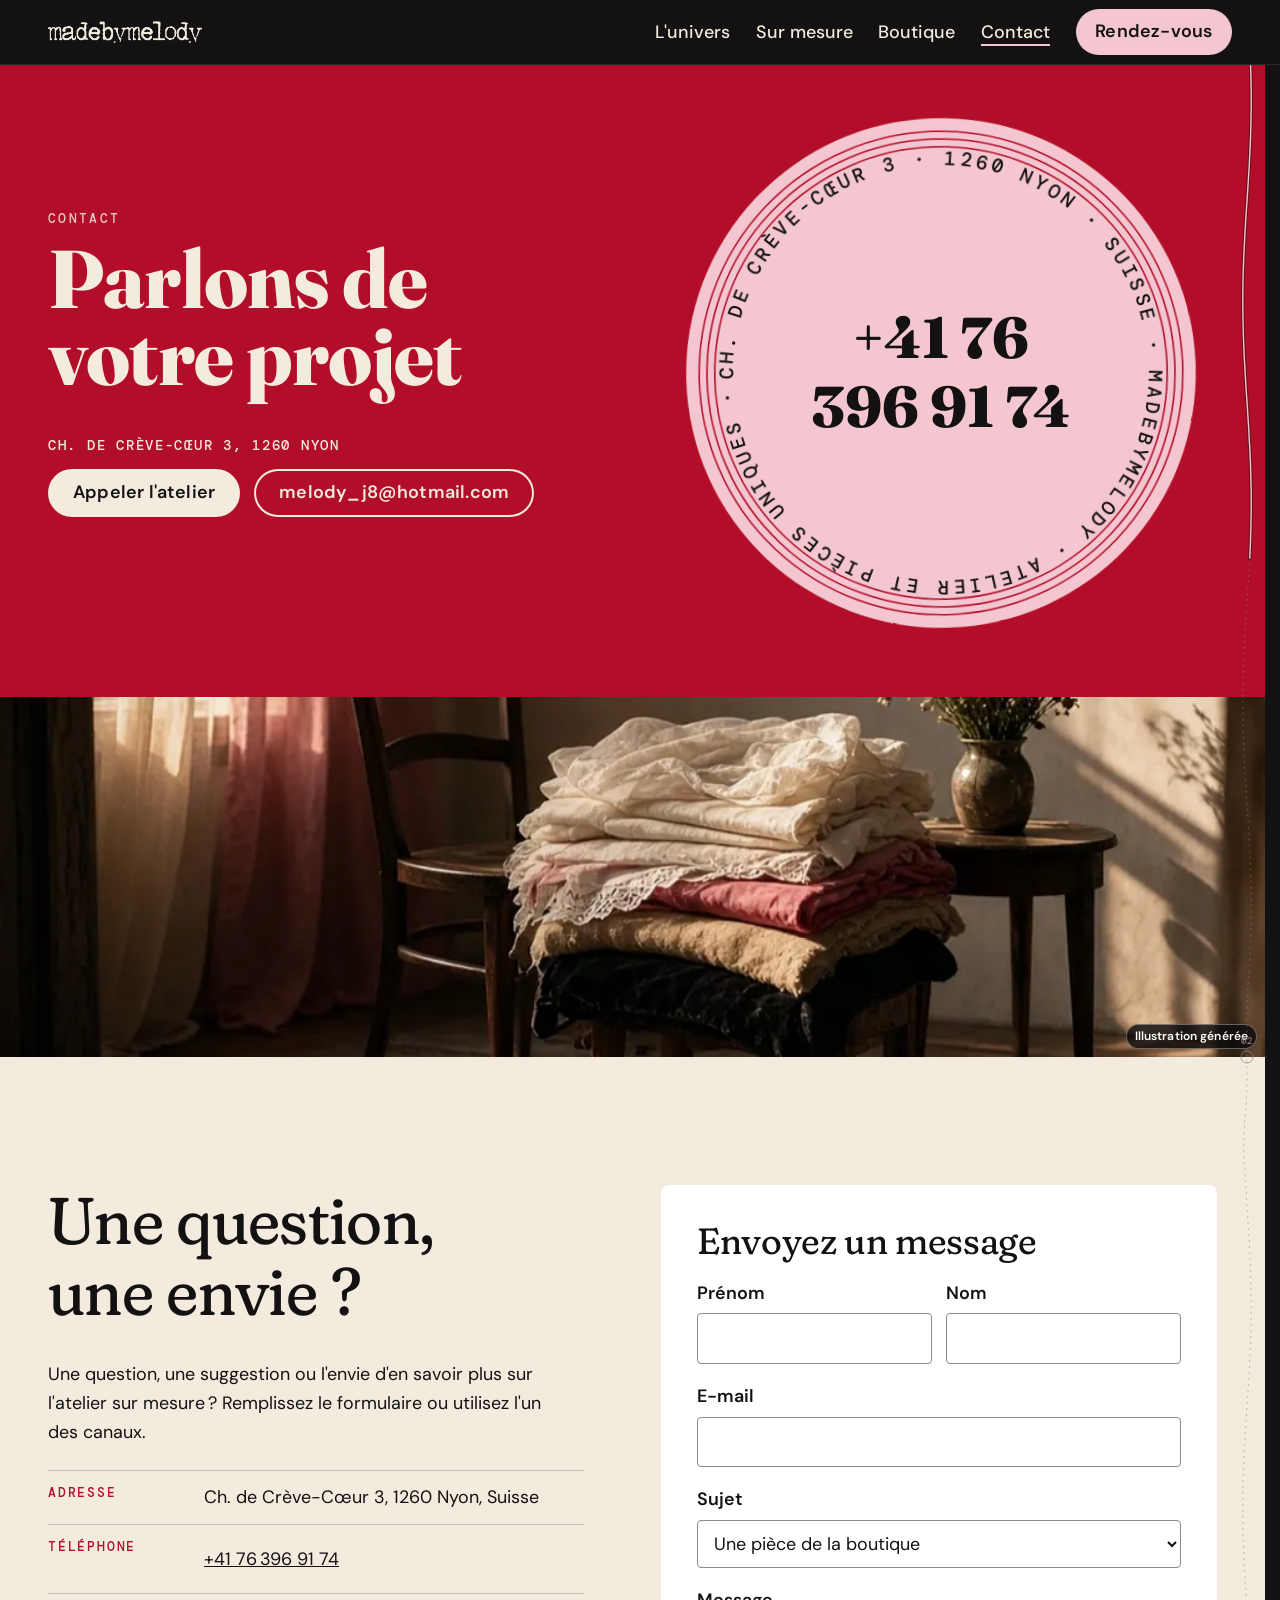
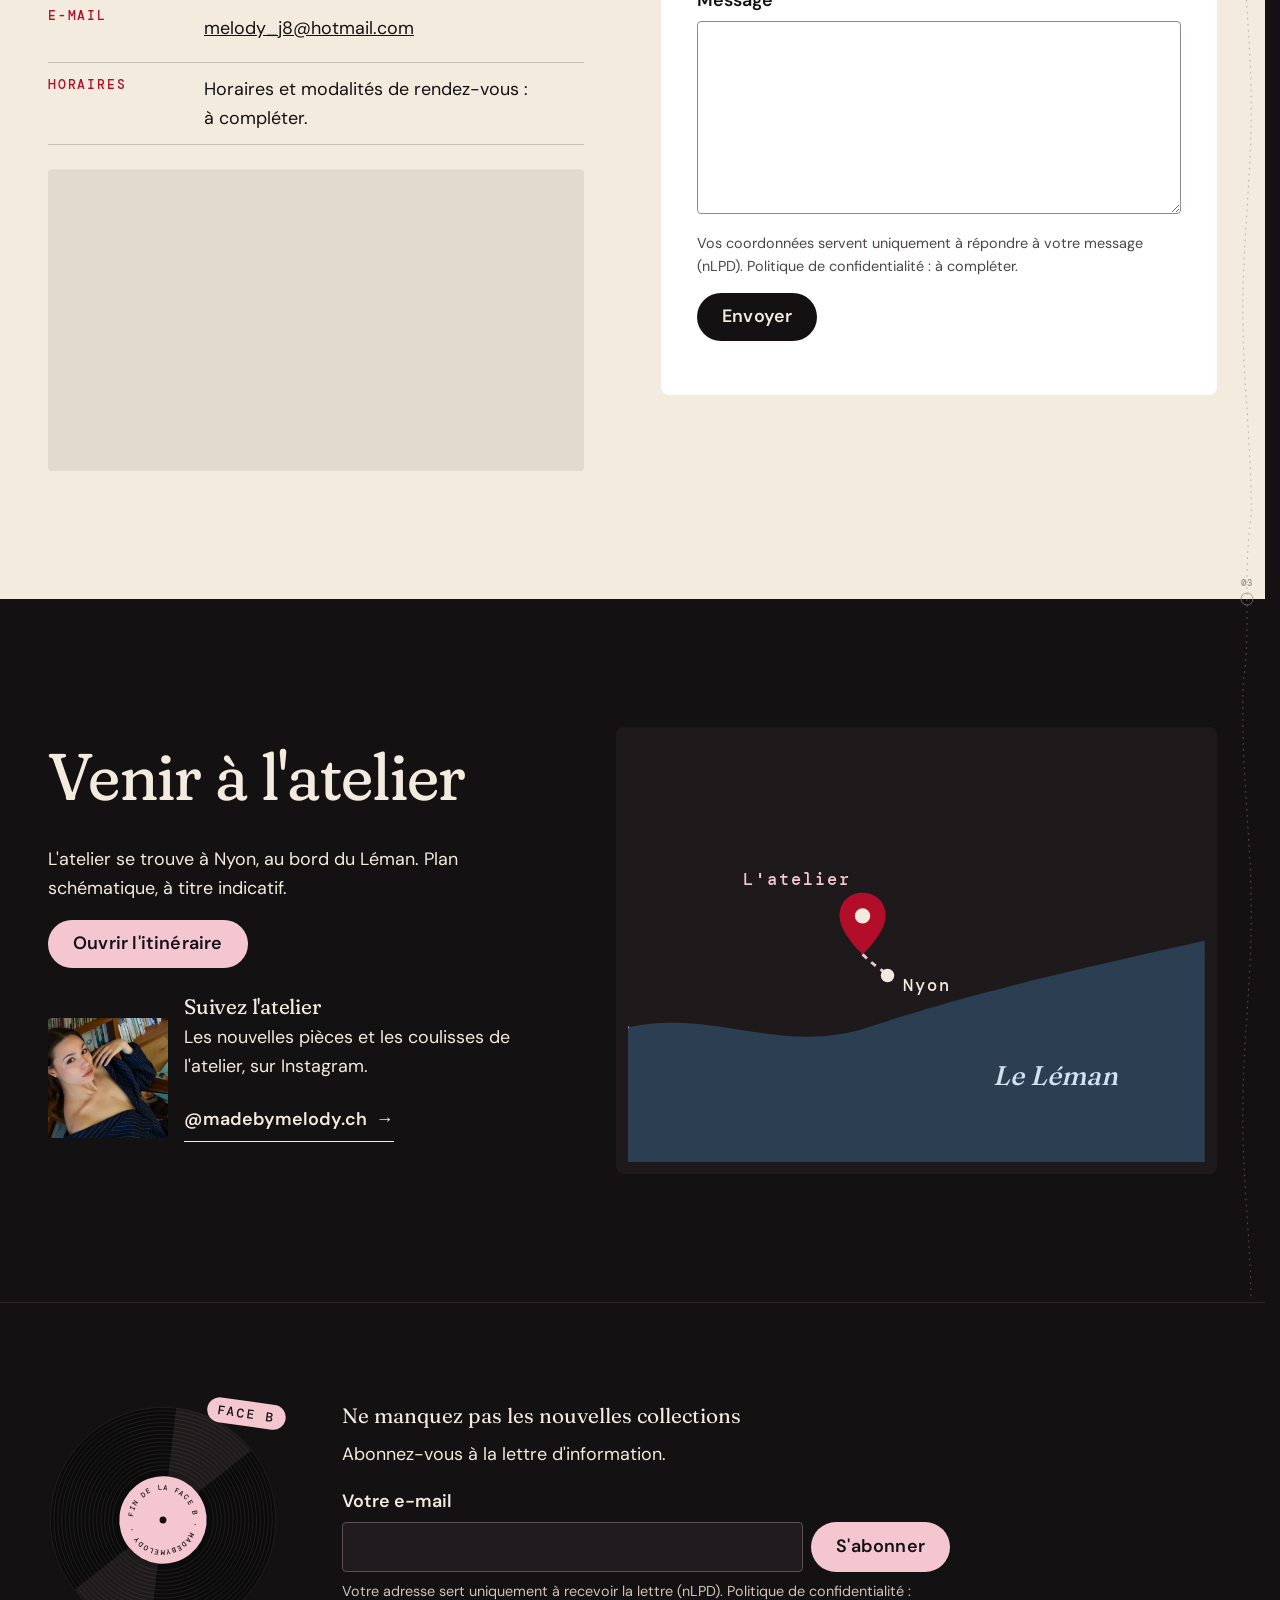
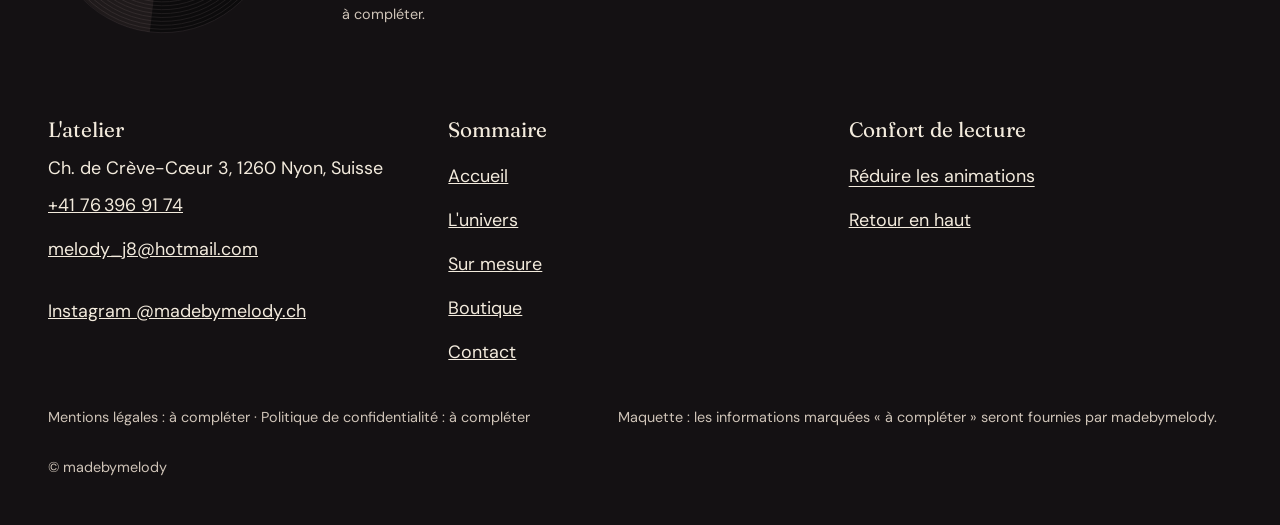
<file: contact.html>
<!doctype html>
<html lang="fr" data-v="2" data-page="contact" data-curseur>
<head>
<meta charset="utf-8">
<meta name="viewport" content="width=device-width, initial-scale=1, viewport-fit=cover">
<title>Contact : madebymelody, Nyon</title>
<meta name="description" content="Atelier madebymelody, Ch. de Crève-Cœur 3, 1260 Nyon. Téléphone, e-mail et formulaire.">
<meta name="robots" content="noindex, nofollow">
<link rel="canonical" href="https://madebymelody-maquette.vercel.app/contact">
<style>:root{--fond:#141113;--texte:#f3ebdd;--voile-fond:#f4c6cf;--ouverture-fond:#141113;--menu-fond:#141113}:root { --entete-h: 72px; --barres-h: 0px; } html { background: var(--fond); color: var(--texte); scrollbar-gutter: stable; } body { margin: 0; background: var(--fond); } html.js:not(.calme):not(.secours):not([data-arrivee="retour"]) [data-anime] { opacity: 0; } html.js:not(.calme):not(.secours):not([data-arrivee="retour"]) [data-anime].vu { opacity: 1; } [data-voile] { position: fixed; inset: 0; z-index: 900; background: var(--voile-fond); transform: translateY(100%); visibility: hidden; pointer-events: none; } html[data-arrivee="voile"]:not(.voile-leve):not(.calme):not(.secours) [data-voile] { transform: none; visibility: visible; } html.calme [data-voile], html.secours [data-voile] { visibility: hidden !important; } .ouverture-panneau { position: fixed; inset: 0; z-index: 850; display: none; place-content: center; justify-items: center; background: var(--ouverture-fond, var(--voile-fond)); color: var(--fond); text-align: center; } html.js[data-arrivee="intro"]:not(.calme):not(.secours):not(.intro-finie) .ouverture-panneau { display: grid; } html.defilement-bloque, html.defilement-bloque body, html.js[data-arrivee="intro"]:not(.calme):not(.secours):not(.intro-finie), html.js[data-arrivee="intro"]:not(.calme):not(.secours):not(.intro-finie) body, html[data-arrivee="voile"]:not(.voile-leve):not(.calme):not(.secours), html[data-arrivee="voile"]:not(.voile-leve):not(.calme):not(.secours) body { overflow: hidden; } html.js[data-arrivee="intro"]:not(.calme):not(.secours):not(.intro-finie) { background-color: var(--ouverture-fond, var(--voile-fond)); } html[data-arrivee="voile"]:not(.voile-leve):not(.calme):not(.secours) { background-color: var(--voile-fond); }</style>
<script>(function () {
var d = document.documentElement, ss = null, ls = null;
try { ss = window.sessionStorage; ls = window.localStorage; } catch (e) {}
d.classList.add('js');
var calme = false;
try { calme = !!ls && ls.getItem('socle:calme') === 'oui'; } catch (e) {}
if (!calme && window.matchMedia && matchMedia('(prefers-reduced-motion: reduce)').matches) calme = true;
if (calme) d.classList.add('calme');
var nav = performance.getEntriesByType ? performance.getEntriesByType('navigation')[0] : null;
var type = nav ? nav.type : 'navigate';
var depart = null;
try { depart = JSON.parse(ss.getItem('socle:depart') || 'null'); ss.removeItem('socle:depart'); } catch (e) {}
if (depart && !(Date.now() - depart.t < 15000)) depart = null;
var retourSection = false;
try { retourSection = !!ss.getItem('socle:calme-retour'); } catch (e) {}
var mode = type === 'back_forward' || retourSection ? 'retour' : type === 'reload' ? 'intro' : depart ? 'voile' : 'intro';
d.setAttribute('data-arrivee', mode);
if (mode === 'voile' && depart.couleur) d.style.setProperty('--voile-fond', depart.couleur);
if (type === 'reload' && 'scrollRestoration' in history) {
if (!retourSection) history.scrollRestoration = 'manual';
}
try {
var choisie = ls && ls.getItem('socle:langue');
var langue = (d.lang || '').slice(0, 2);
if (choisie && choisie !== langue && type === 'navigate' && !depart) {
var alt = document.querySelector('link[rel="alternate"][hreflang="' + choisie + '"]');
if (alt) location.replace(new URL(alt.href).pathname + location.search + location.hash);
}
} catch (e) {}
setTimeout(function () { if (!d.classList.contains('demarre')) d.classList.add('secours'); }, 2000);
})();</script>
<link rel="preload" href="/assets/polices/fraunces-latin-full-normal.woff2" as="font" type="font/woff2" crossorigin>
<link rel="preload" href="/assets/polices/dm-sans-latin-wght-normal.woff2" as="font" type="font/woff2" crossorigin>
<link rel="stylesheet" href="/assets/css/socle.css?v=2">
<link rel="stylesheet" href="/assets/css/site.css?v=2">
<link rel="modulepreload" href="/assets/js/site.js?v=2">
<link rel="modulepreload" href="/assets/js/socle/index.js?v=2">
<script src="/assets/vendor/gsap.min.js" defer></script>
<script src="/assets/vendor/ScrollTrigger.min.js" defer></script>
<script src="/assets/vendor/SplitText.min.js" defer></script>
<script type="module" src="/assets/js/site.js?v=2"></script>
<meta name="theme-color" content="#141113">
<link rel="icon" href="/assets/images/favicon-64.png" type="image/png" sizes="64x64">
<link rel="icon" href="/assets/images/favicon-32.png" type="image/png" sizes="32x32">
<link rel="apple-touch-icon" href="/assets/images/apple-touch-icon.png">
<meta property="og:type" content="website">
<meta property="og:site_name" content="madebymelody">
<meta property="og:locale" content="fr_CH">
<meta property="og:title" content="Contact : madebymelody, Nyon">
<meta property="og:description" content="Atelier madebymelody, Ch. de Crève-Cœur 3, 1260 Nyon. Téléphone, e-mail et formulaire.">
<meta property="og:url" content="https://madebymelody-maquette.vercel.app/contact">
<meta property="og:image" content="https://madebymelody-maquette.vercel.app/assets/partage/contact-fr.jpg">
<meta property="og:image:width" content="1200">
<meta property="og:image:height" content="630">
<meta property="og:image:alt" content="Contact madebymelody : veste JAVANAISE portée, dos nu">
<meta name="twitter:card" content="summary_large_image">
<script type="application/ld+json">{"@context":"https://schema.org","@type":"ClothingStore","name":"madebymelody","url":"https://madebymelody-maquette.vercel.app/","telephone":"+41763969174","email":"melody_j8@hotmail.com","address":{"@type":"PostalAddress","streetAddress":"Ch. de Crève-Cœur 3","postalCode":"1260","addressLocality":"Nyon","addressRegion":"VD","addressCountry":"CH"},"sameAs":["https://www.instagram.com/madebymelody.ch/"],"founder":{"@type":"Person","name":"Melody"},"currenciesAccepted":"CHF","description":{"fr":"Créatrice de mode à Nyon : pièces uniques et numérotées pour femmes et enfants, faites main, et atelier sur mesure (robes de mariée, costumes de scène).","en":"Fashion designer in Nyon: one-of-a-kind numbered pieces for women and children, handmade, and a made-to-measure atelier."}}</script>
</head>
<body id="haut" class="page-contact">
<div data-voile data-forme="iris" aria-hidden="true"><div class="voile-contenu">
  <svg class="disque-svg voile-disque" viewBox="0 0 200 200" aria-hidden="true" focusable="false" data-audit-ignorer>
  <defs><path id="voile-arc" d="M100 100 m-26 0 a26 26 0 1 1 52 0 a26 26 0 1 1 -52 0" /></defs>
  <circle cx="100" cy="100" r="98" class="disque-vinyle" />
  <g class="disque-sillons"><circle cx="100" cy="100" r="44" /><circle cx="100" cy="100" r="47.4" /><circle cx="100" cy="100" r="50.8" /><circle cx="100" cy="100" r="54.2" /><circle cx="100" cy="100" r="57.6" /><circle cx="100" cy="100" r="61" /><circle cx="100" cy="100" r="64.4" /><circle cx="100" cy="100" r="67.8" /><circle cx="100" cy="100" r="71.2" /><circle cx="100" cy="100" r="74.6" /><circle cx="100" cy="100" r="78" /><circle cx="100" cy="100" r="81.4" /><circle cx="100" cy="100" r="84.8" /><circle cx="100" cy="100" r="88.19999999999999" /><circle cx="100" cy="100" r="91.6" /><circle cx="100" cy="100" r="95" /></g>
  <path class="disque-reflet" d="M100 2 A98 98 0 0 1 169 31 L100 100 Z" />
  <path class="disque-reflet" d="M100 198 A98 98 0 0 1 31 169 L100 100 Z" />
  <circle cx="100" cy="100" r="38" class="disque-etiquette" />
  <circle cx="100" cy="100" r="3" class="disque-trou" />
</svg>
  <span data-voile-libelle>Contact</span>
</div></div>
<div class="ouverture-panneau" data-ouverture aria-hidden="true">
  <div class="platine">
    <div class="platine-disque"><svg class="disque-svg intro-disque" viewBox="0 0 200 200" aria-hidden="true" focusable="false" data-audit-ignorer>
  <defs><path id="intro-arc" d="M100 100 m-26 0 a26 26 0 1 1 52 0 a26 26 0 1 1 -52 0" /></defs>
  <circle cx="100" cy="100" r="98" class="disque-vinyle" />
  <g class="disque-sillons"><circle cx="100" cy="100" r="44" /><circle cx="100" cy="100" r="47.4" /><circle cx="100" cy="100" r="50.8" /><circle cx="100" cy="100" r="54.2" /><circle cx="100" cy="100" r="57.6" /><circle cx="100" cy="100" r="61" /><circle cx="100" cy="100" r="64.4" /><circle cx="100" cy="100" r="67.8" /><circle cx="100" cy="100" r="71.2" /><circle cx="100" cy="100" r="74.6" /><circle cx="100" cy="100" r="78" /><circle cx="100" cy="100" r="81.4" /><circle cx="100" cy="100" r="84.8" /><circle cx="100" cy="100" r="88.19999999999999" /><circle cx="100" cy="100" r="91.6" /><circle cx="100" cy="100" r="95" /></g>
  <path class="disque-reflet" d="M100 2 A98 98 0 0 1 169 31 L100 100 Z" />
  <path class="disque-reflet" d="M100 198 A98 98 0 0 1 31 169 L100 100 Z" />
  <circle cx="100" cy="100" r="38" class="disque-etiquette" />
  <image href="/assets/images/logo-noir.png" x="70" y="96" width="60" height="8.4" class="intro-logo" />
  <circle cx="100" cy="100" r="3" class="disque-trou" />
</svg></div>
    <svg class="platine-bras" viewBox="0 0 120 220" aria-hidden="true" focusable="false">
      <circle cx="96" cy="22" r="14" class="bras-pivot" /><circle cx="96" cy="22" r="5" class="bras-axe" />
      <path d="M96 22 L92 150 Q90 176 70 192" class="bras-tige" />
      <rect x="56" y="186" width="22" height="12" rx="2" transform="rotate(-38 67 192)" class="bras-tete" />
    </svg>
    <p class="intro-face"><span>Face A</span></p>
  </div>
  <p class="intro-passer">Touchez pour passer</p>
</div>
<a class="evitement" href="#contenu">Aller au contenu</a>
<header data-entete>
  <div class="entete-rangee">
    <a class="entete-logo" href="/" aria-label="madebymelody, Accueil" data-libelle="Accueil">
      <img src="/assets/images/logo-creme.png" alt="madebymelody" width="1200" height="167">
    </a>
    <nav data-nav aria-label="Navigation principale">
      <ul><li><a href="/univers" data-libelle="L&#39;univers">L&#39;univers</a></li><li><a href="/sur-mesure" data-libelle="Sur mesure">Sur mesure</a></li><li><a href="/boutique" data-libelle="Boutique">Boutique</a></li><li><a href="/contact" data-libelle="Contact" aria-current="page">Contact</a></li></ul>
    </nav>
    <div class="entete-actions">
      <a class="bouton bouton--rose" href="/sur-mesure#rendez-vous" data-libelle="Sur mesure" aria-label="Prendre rendez-vous">Rendez-vous</a>
      <button type="button" data-menu-bouton aria-controls="menu" aria-expanded="false" data-libelle-ouvrir="Menu" data-libelle-fermer="Fermer"><span data-libelle-bouton>Menu</span></button>
    </div>
  </div>
</header>
<div id="menu" data-menu role="dialog" aria-modal="true" aria-label="Menu">
  <ul><li style="--i:0"><span class="menu-num" aria-hidden="true">01</span><a href="/" class="menu-lien" data-libelle="Accueil">Accueil</a></li><li style="--i:1"><span class="menu-num" aria-hidden="true">02</span><a href="/univers" class="menu-lien" data-libelle="L&#39;univers">L&#39;univers</a></li><li style="--i:2"><span class="menu-num" aria-hidden="true">03</span><a href="/sur-mesure" class="menu-lien" data-libelle="Sur mesure">Sur mesure</a></li><li style="--i:3"><span class="menu-num" aria-hidden="true">04</span><a href="/boutique" class="menu-lien" data-libelle="Boutique">Boutique</a></li><li style="--i:4"><span class="menu-num" aria-hidden="true">05</span><a href="/contact" class="menu-lien" data-libelle="Contact" aria-current="page">Contact</a></li></ul>
  <p class="menu-actions"><a class="bouton bouton--rose" href="/sur-mesure#rendez-vous" data-libelle="Sur mesure">Prendre rendez-vous</a>
  <a class="bouton bouton--contour" href="tel:+41763969174">Appeler +41 76 396 91 74</a></p>
  <p><a class="lien-externe" href="https://www.instagram.com/madebymelody.ch/" target="_blank" rel="noopener">Suivre @madebymelody.ch sur Instagram <span class="visuellement-cache">(nouvel onglet)</span></a></p>
  <p><button type="button" class="lien" data-calme-bascule data-libelle-reduire="Réduire les animations" data-libelle-retablir="Rétablir les animations" data-libelle-systeme="Animations réduites par le réglage de votre appareil"><span data-libelle-bouton>Réduire les animations</span></button></p>
</div>
<main id="contenu" tabindex="-1">
<div class="sillon" data-effet="sillon" aria-hidden="true" data-audit-ignorer><svg class="sillon-svg" focusable="false" width="40" height="10"><path class="sillon-fond" /><path class="sillon-lu-ombre" /><path class="sillon-lu" /><g class="sillon-plages"></g></svg></div>
<section class="c-tete theme-cerise" id="debut">
  <div class="conteneur c-tete-grille">
    <div class="c-tete-texte">
      <p class="kicker">Contact</p>
      <h1 class="c-titre" data-anime="gsap">Parlons de votre projet</h1>
      <p class="c-info" data-info-cle>Ch. de Crève-Cœur 3, 1260 Nyon</p>
      <p class="c-actions" data-anime="gsap">
        <a class="bouton bouton--creme" href="tel:+41763969174" data-action-principale>Appeler l&#39;atelier</a>
        <a class="bouton bouton--contour" href="mailto:melody_j8@hotmail.com">melody_j8@hotmail.com</a>
      </p>
    </div>
    <div class="etiquette-geante" data-effet="etiquette" data-iris-centre="disque">
      <svg class="etiquette-cercle" viewBox="0 0 400 400" aria-hidden="true" focusable="false" data-audit-ignorer>
        <defs><path id="c-arc" d="M200 200 m-160 0 a160 160 0 1 1 320 0 a160 160 0 1 1 -320 0" /></defs>
        <circle cx="200" cy="200" r="196" class="etiquette-fond" />
        <circle cx="200" cy="200" r="186" class="etiquette-filet" /><circle cx="200" cy="200" r="180" class="etiquette-filet" /><circle cx="200" cy="200" r="174" class="etiquette-filet" />
        <text class="etiquette-texte"><textPath href="#c-arc" textLength="1000" lengthAdjust="spacing">CH. DE CRÈVE-CŒUR 3 · 1260 NYON · SUISSE · MADEBYMELODY · ATELIER ET PIÈCES UNIQUES · </textPath></text>
        <circle cx="200" cy="200" r="5" class="disque-trou" />
      </svg>
      <a class="etiquette-numero" href="tel:+41763969174"><span>+41 76</span><span>396 91 74</span></a>
    </div>
  </div>
  <figure class="media c-bandeau" data-grok data-fx="parallaxe" data-fx-force="12" style="--cadrage:50% 50%">
  <picture><source media="(max-width: 760px) and (orientation: portrait)" srcset="/assets/images/grok/contact-ouverture-mobile-480.webp 480w, /assets/images/grok/contact-ouverture-mobile-720.webp 720w" sizes="100vw">
    <img src="/assets/images/grok/contact-ouverture-1280.webp" srcset="/assets/images/grok/contact-ouverture-640.webp 640w, /assets/images/grok/contact-ouverture-1280.webp 1280w, /assets/images/grok/contact-ouverture-1600.webp 1600w" sizes="100vw" alt="Coin d&#39;atelier à l&#39;heure dorée" width="1280" height="720" loading="lazy" decoding="async">
  </picture><figcaption class="mention-ia">Illustration générée</figcaption>
</figure>
</section>
<section class="c-canaux theme-creme" id="message">
  <div class="conteneur c-canaux-grille">
    <div>
      <h2 data-anime="lignes" data-effet="sage-sauvage">Une question, une envie ?</h2>
      <p data-anime>Une question, une suggestion ou l&#39;envie d&#39;en savoir plus sur l&#39;atelier sur mesure ? Remplissez le formulaire ou utilisez l&#39;un des canaux.</p>
      <dl class="notes notes--clair" data-anime="cascade">
        <div><dt>Adresse</dt><dd>Ch. de Crève-Cœur 3, 1260 Nyon, Suisse</dd></div>
        <div><dt>Téléphone</dt><dd><a href="tel:+41763969174">+41 76 396 91 74</a></dd></div>
        <div><dt>E-mail</dt><dd><a href="mailto:melody_j8@hotmail.com">melody_j8@hotmail.com</a></dd></div>
        <div><dt>Horaires</dt><dd>Horaires et modalités de rendez-vous : à compléter.</dd></div>
      </dl>
      <figure class="media c-canaux-media" data-anime="rideau" style="--cadrage:58% 29%">
  <picture>
    <img src="/assets/images/pieces/supernature-2-1200.webp" srcset="/assets/images/pieces/supernature-2-480.webp 480w, /assets/images/pieces/supernature-2-800.webp 800w, /assets/images/pieces/supernature-2-1200.webp 1200w" sizes="(max-width: 760px) 90vw, 40vw" alt="SUPERNATURE, robe longue imprimée de papillons, portée dans un jardin" width="1200" height="1800" loading="lazy" decoding="async">
  </picture>
</figure>
    </div>
    <form class="c-form" data-formulaire novalidate>
      <h2 class="c-form-titre">Envoyez un message</h2>
      <div class="champs-2">
        <div class="champ"><label for="c-prenom">Prénom</label><input id="c-prenom" name="prenom" autocomplete="given-name" required></div>
        <div class="champ"><label for="c-nom">Nom</label><input id="c-nom" name="nom" autocomplete="family-name" required></div>
      </div>
      <div class="champ"><label for="c-email">E-mail</label><input id="c-email" name="email" type="email" autocomplete="email" required></div>
      <div class="champ"><label for="c-sujet">Sujet</label><select id="c-sujet" name="sujet"><option value="boutique">Une pièce de la boutique</option><option value="sur-mesure">Un projet sur mesure</option><option value="autre">Autre question</option></select></div>
      <div class="champ"><label for="c-message">Message</label><textarea id="c-message" name="message" rows="6" required></textarea></div>
      <p class="mention-donnees">Vos coordonnées servent uniquement à répondre à votre message (nLPD). Politique de confidentialité : à compléter.</p>
      <p><button type="submit" class="bouton bouton--noir">Envoyer</button></p>
      <p data-message-envoi hidden tabindex="-1"></p>
    </form>
  </div>
</section>
<section class="c-acces" id="acces">
  <div class="conteneur c-acces-grille">
    <div>
      <h2 data-anime="lignes" data-effet="sage-sauvage">Venir à l&#39;atelier</h2>
      <p data-anime>L&#39;atelier se trouve à Nyon, au bord du Léman. Plan schématique, à titre indicatif.</p>
      <p data-anime><a class="bouton bouton--rose" href="https://www.google.com/maps/search/?api=1&amp;query=Ch.%20de%20Cr%C3%A8ve-C%C5%93ur%203%2C%201260%20Nyon" target="_blank" rel="noopener">Ouvrir l&#39;itinéraire <span class="visuellement-cache">(nouvel onglet)</span></a></p>
      <div class="c-insta">
        <figure class="media c-insta-media" style="--cadrage:50% 50%">
  <picture>
    <img src="/assets/images/site/rayures-tennis-1280.webp" srcset="/assets/images/site/rayures-tennis-640.webp 640w, /assets/images/site/rayures-tennis-1280.webp 1280w, /assets/images/site/rayures-tennis-2000.webp 2000w" sizes="(max-width: 760px) 40vw, 14vw" alt="Veste marine à rayures tennis portée dans une bibliothèque" width="1280" height="844" loading="lazy" decoding="async">
  </picture>
</figure>
        <div><h3>Suivez l&#39;atelier</h3><p>Les nouvelles pièces et les coulisses de l&#39;atelier, sur Instagram.</p>
        <p><a class="lien-fleche" href="https://www.instagram.com/madebymelody.ch/" target="_blank" rel="noopener">@madebymelody.ch <span class="visuellement-cache">(nouvel onglet)</span></a></p></div>
      </div>
    </div>
    <figure class="plan" data-visuel>
      <svg viewBox="0 0 600 440" role="img" aria-label="Plan schématique : Nyon au bord du Léman et l&#39;atelier, Ch. de Crève-Cœur 3" data-fx="trace">
        <path class="plan-lac" d="M0 300 C 90 280, 160 330, 250 300 S 420 250, 600 210 L 600 440 L 0 440 Z" />
        <path class="plan-rive" d="M0 300 C 90 280, 160 330, 250 300 S 420 250, 600 210" fill="none" />
        <path class="plan-route" d="M30 120 C 160 150, 260 190, 340 205 S 500 190, 590 150" fill="none" />
        <path class="plan-route plan-route--fine" d="M300 40 C 300 110, 290 170, 270 250" fill="none" />
        <path class="plan-chemin" d="M244 224 C 252 232, 260 238, 266 242" fill="none" />
        <circle class="plan-ville" cx="270" cy="246" r="7" data-repere />
        <text class="plan-texte" x="286" y="262">Nyon</text>
        <text class="plan-texte plan-texte--lac" x="380" y="360">Le Léman</text>
        <g class="plan-epingle" data-repere><path d="M244 160 c-14 0 -24 10 -24 24 c0 18 24 40 24 40 s24 -22 24 -40 c0 -14 -10 -24 -24 -24 z" /><circle cx="244" cy="184" r="8" /></g>
        <text class="plan-texte plan-texte--atelier" x="120" y="152">L&#39;atelier</text>
      </svg>
    </figure>
  </div>
</section>
</main>
<div class="diamant" aria-hidden="true" data-audit-ignorer><svg viewBox="0 0 90 24" focusable="false"><path class="diamant-bras" d="M16 12 C 40 12, 52 4, 90 4" /><rect class="diamant-tete" x="12" y="7" width="16" height="10" rx="2" /><path class="diamant-pointe" d="M3 12 L9 7.5 L15 12 L9 16.5 Z" /></svg></div>
<footer class="pied" id="pied" data-masque-barre>
  <div class="conteneur pied-haut">
    <div class="pied-disque" data-effet="face-b">
      <svg class="disque-svg pied-disque-svg" viewBox="0 0 200 200" aria-hidden="true" focusable="false" data-audit-ignorer>
  <defs><path id="pied-arc" d="M100 100 m-26 0 a26 26 0 1 1 52 0 a26 26 0 1 1 -52 0" /></defs>
  <circle cx="100" cy="100" r="98" class="disque-vinyle" />
  <g class="disque-sillons"><circle cx="100" cy="100" r="44" /><circle cx="100" cy="100" r="47.4" /><circle cx="100" cy="100" r="50.8" /><circle cx="100" cy="100" r="54.2" /><circle cx="100" cy="100" r="57.6" /><circle cx="100" cy="100" r="61" /><circle cx="100" cy="100" r="64.4" /><circle cx="100" cy="100" r="67.8" /><circle cx="100" cy="100" r="71.2" /><circle cx="100" cy="100" r="74.6" /><circle cx="100" cy="100" r="78" /><circle cx="100" cy="100" r="81.4" /><circle cx="100" cy="100" r="84.8" /><circle cx="100" cy="100" r="88.19999999999999" /><circle cx="100" cy="100" r="91.6" /><circle cx="100" cy="100" r="95" /></g>
  <path class="disque-reflet" d="M100 2 A98 98 0 0 1 169 31 L100 100 Z" />
  <path class="disque-reflet" d="M100 198 A98 98 0 0 1 31 169 L100 100 Z" />
  <circle cx="100" cy="100" r="38" class="disque-etiquette" />
  <text class="disque-texte"><textPath href="#pied-arc" startOffset="0">FIN DE LA FACE B · MADEBYMELODY · </textPath></text>
  <circle cx="100" cy="100" r="3" class="disque-trou" />
</svg>
      <span class="pied-face" aria-hidden="true">Face B</span>
    </div>
    <form class="pied-lettre" data-formulaire novalidate>
      <p class="pied-titre">Ne manquez pas les nouvelles collections</p>
      <p>Abonnez-vous à la lettre d&#39;information.</p>
      <div class="champ champ--ligne"><label for="lettre-email">Votre e-mail</label>
        <span class="champ-rangee"><input id="lettre-email" name="email" type="email" autocomplete="email" required><button class="bouton bouton--rose" type="submit">S&#39;abonner</button></span></div>
      <p class="mention-donnees">Votre adresse sert uniquement à recevoir la lettre (nLPD). Politique de confidentialité : à compléter.</p>
      <p data-message-envoi hidden></p>
    </form>
  </div>
  <div class="conteneur pied-grille">
    <div>
      <p class="pied-titre">L&#39;atelier</p>
      <p>Ch. de Crève-Cœur 3, 1260 Nyon, Suisse<br><a href="tel:+41763969174">+41 76 396 91 74</a><br><a href="mailto:melody_j8@hotmail.com">melody_j8@hotmail.com</a></p>
      <p><a class="lien-externe" href="https://www.instagram.com/madebymelody.ch/" target="_blank" rel="noopener">Instagram @madebymelody.ch <span class="visuellement-cache">(nouvel onglet)</span></a></p>
    </div>
    <nav aria-label="Sommaire">
      <p class="pied-titre">Sommaire</p>
      <ul><li><a href="/" data-libelle="Accueil">Accueil</a></li><li><a href="/univers" data-libelle="L&#39;univers">L&#39;univers</a></li><li><a href="/sur-mesure" data-libelle="Sur mesure">Sur mesure</a></li><li><a href="/boutique" data-libelle="Boutique">Boutique</a></li><li><a href="/contact" data-libelle="Contact" aria-current="page">Contact</a></li></ul>
    </nav>
    <div>
      <p class="pied-titre">Confort de lecture</p>
      <ul>
        <li><button type="button" class="lien" data-calme-bascule data-libelle-reduire="Réduire les animations" data-libelle-retablir="Rétablir les animations" data-libelle-systeme="Animations réduites par le réglage de votre appareil"><span data-libelle-bouton>Réduire les animations</span></button></li>
        <li><a href="#haut" data-sans-transition>Retour en haut</a></li>
      </ul>
    </div>
  </div>
  <div class="conteneur pied-bas">
    <p>Mentions légales : à compléter · Politique de confidentialité : à compléter</p>
    <p>Maquette : les informations marquées « à compléter » seront fournies par madebymelody.</p>
    <p>© madebymelody</p>
  </div>
</footer>
<div data-barre-fixe>
  <a class="bouton bouton--contour" href="tel:+41763969174">Appeler</a>
  <a class="bouton bouton--rose" href="/sur-mesure#rendez-vous" data-libelle="Sur mesure" aria-label="Prendre rendez-vous">Rendez-vous</a>
</div>
</body>
</html>
</file>
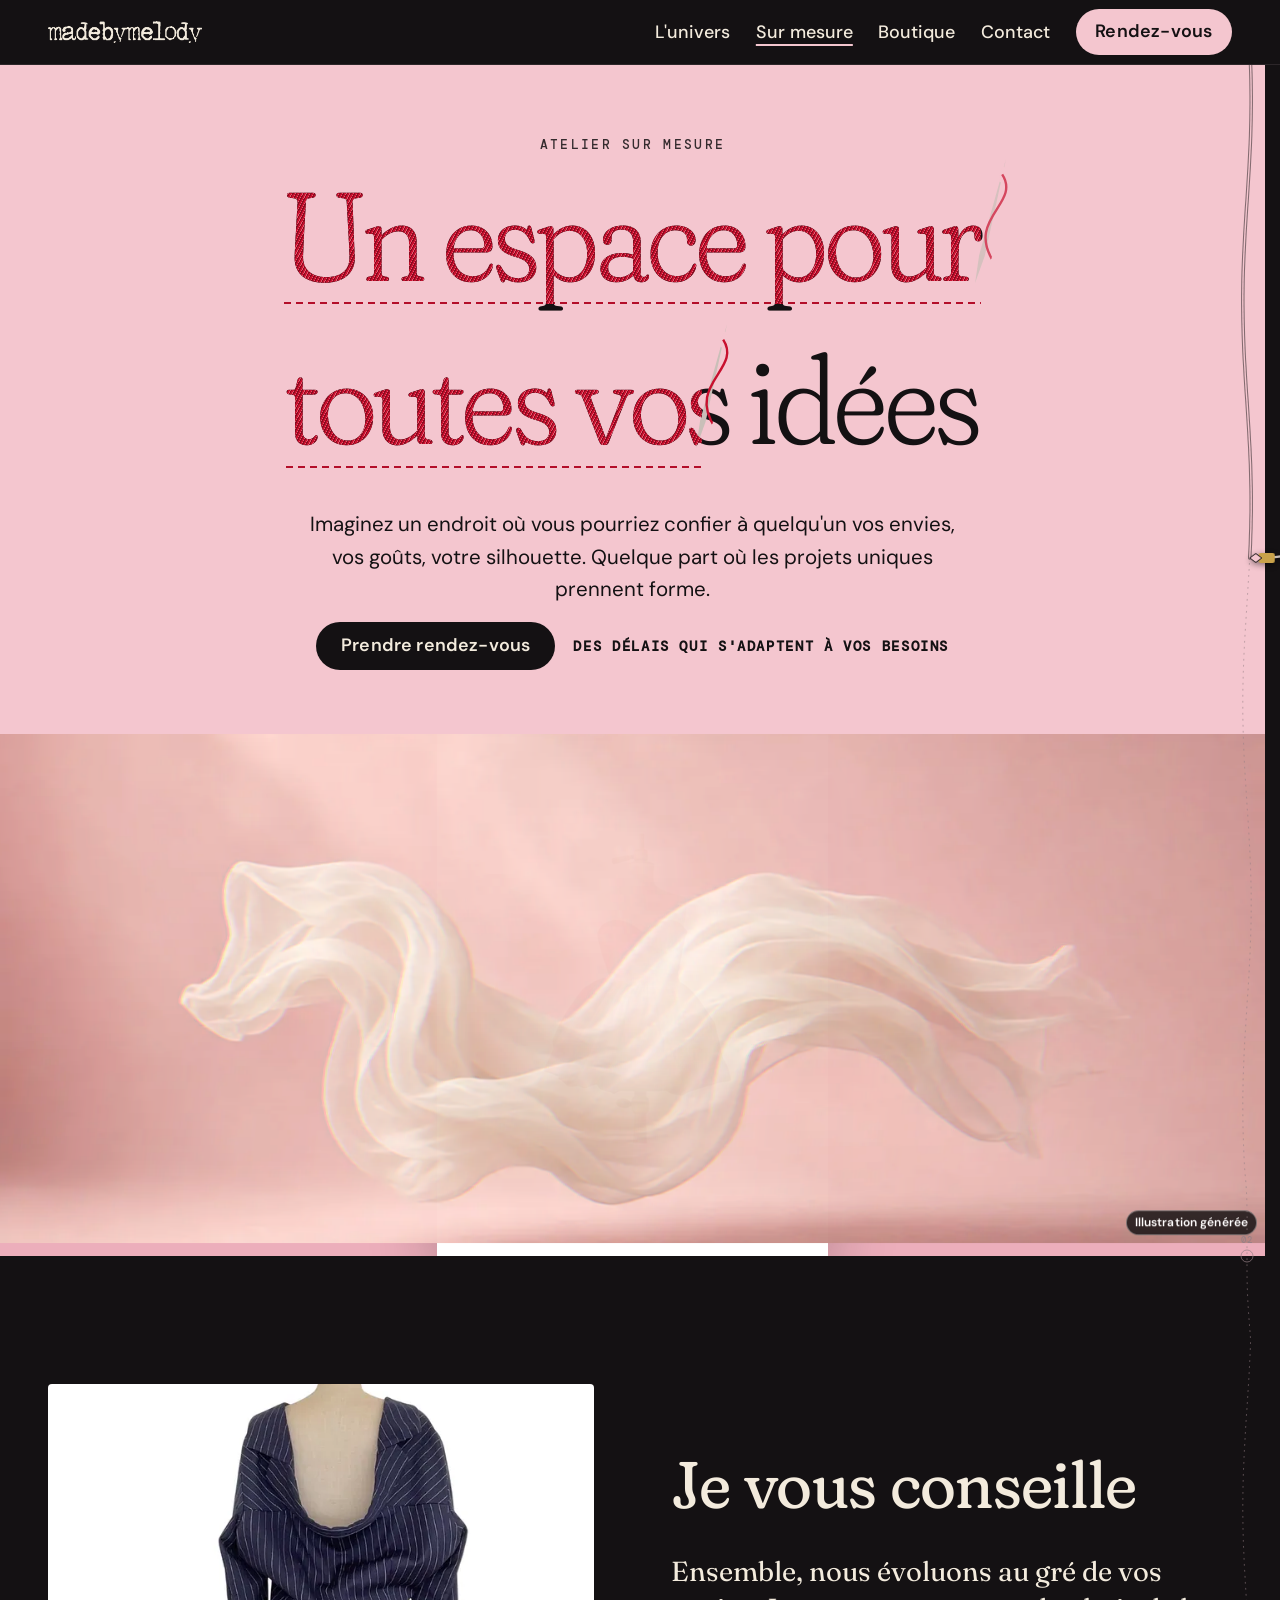
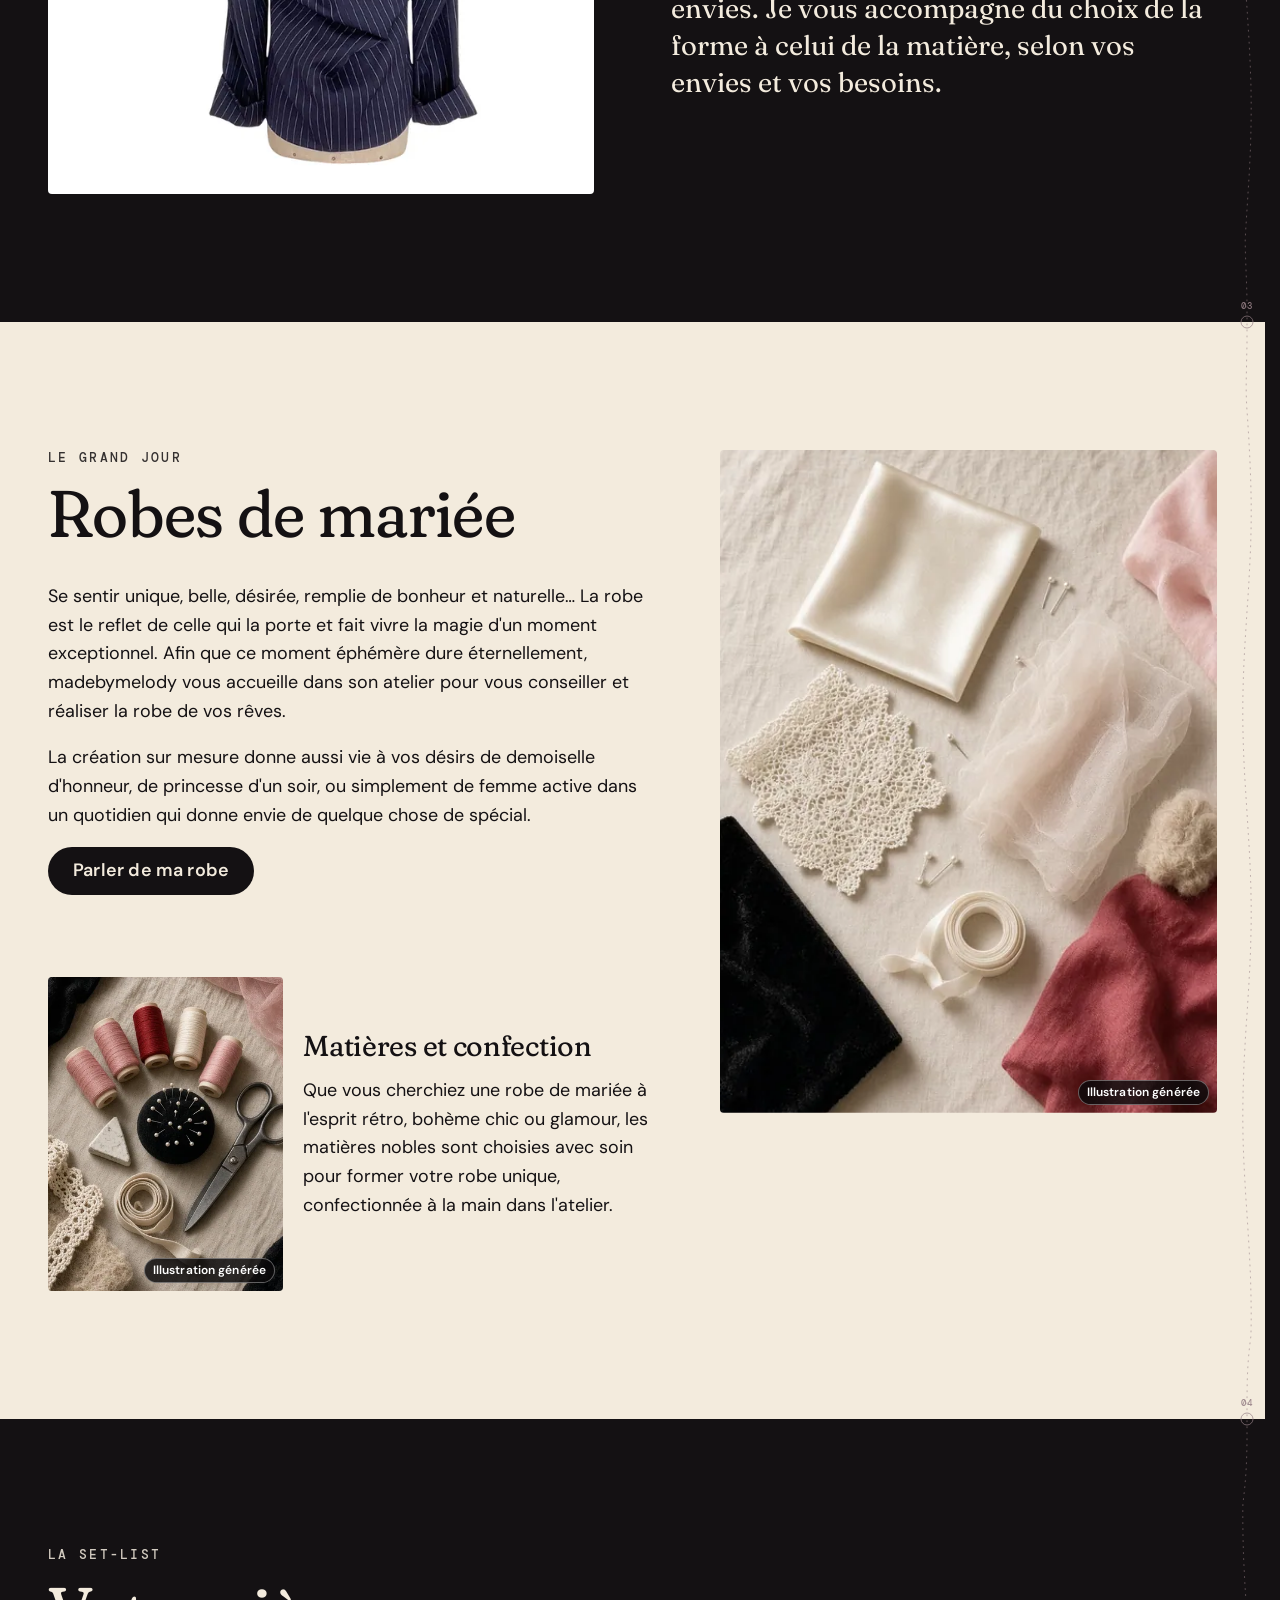
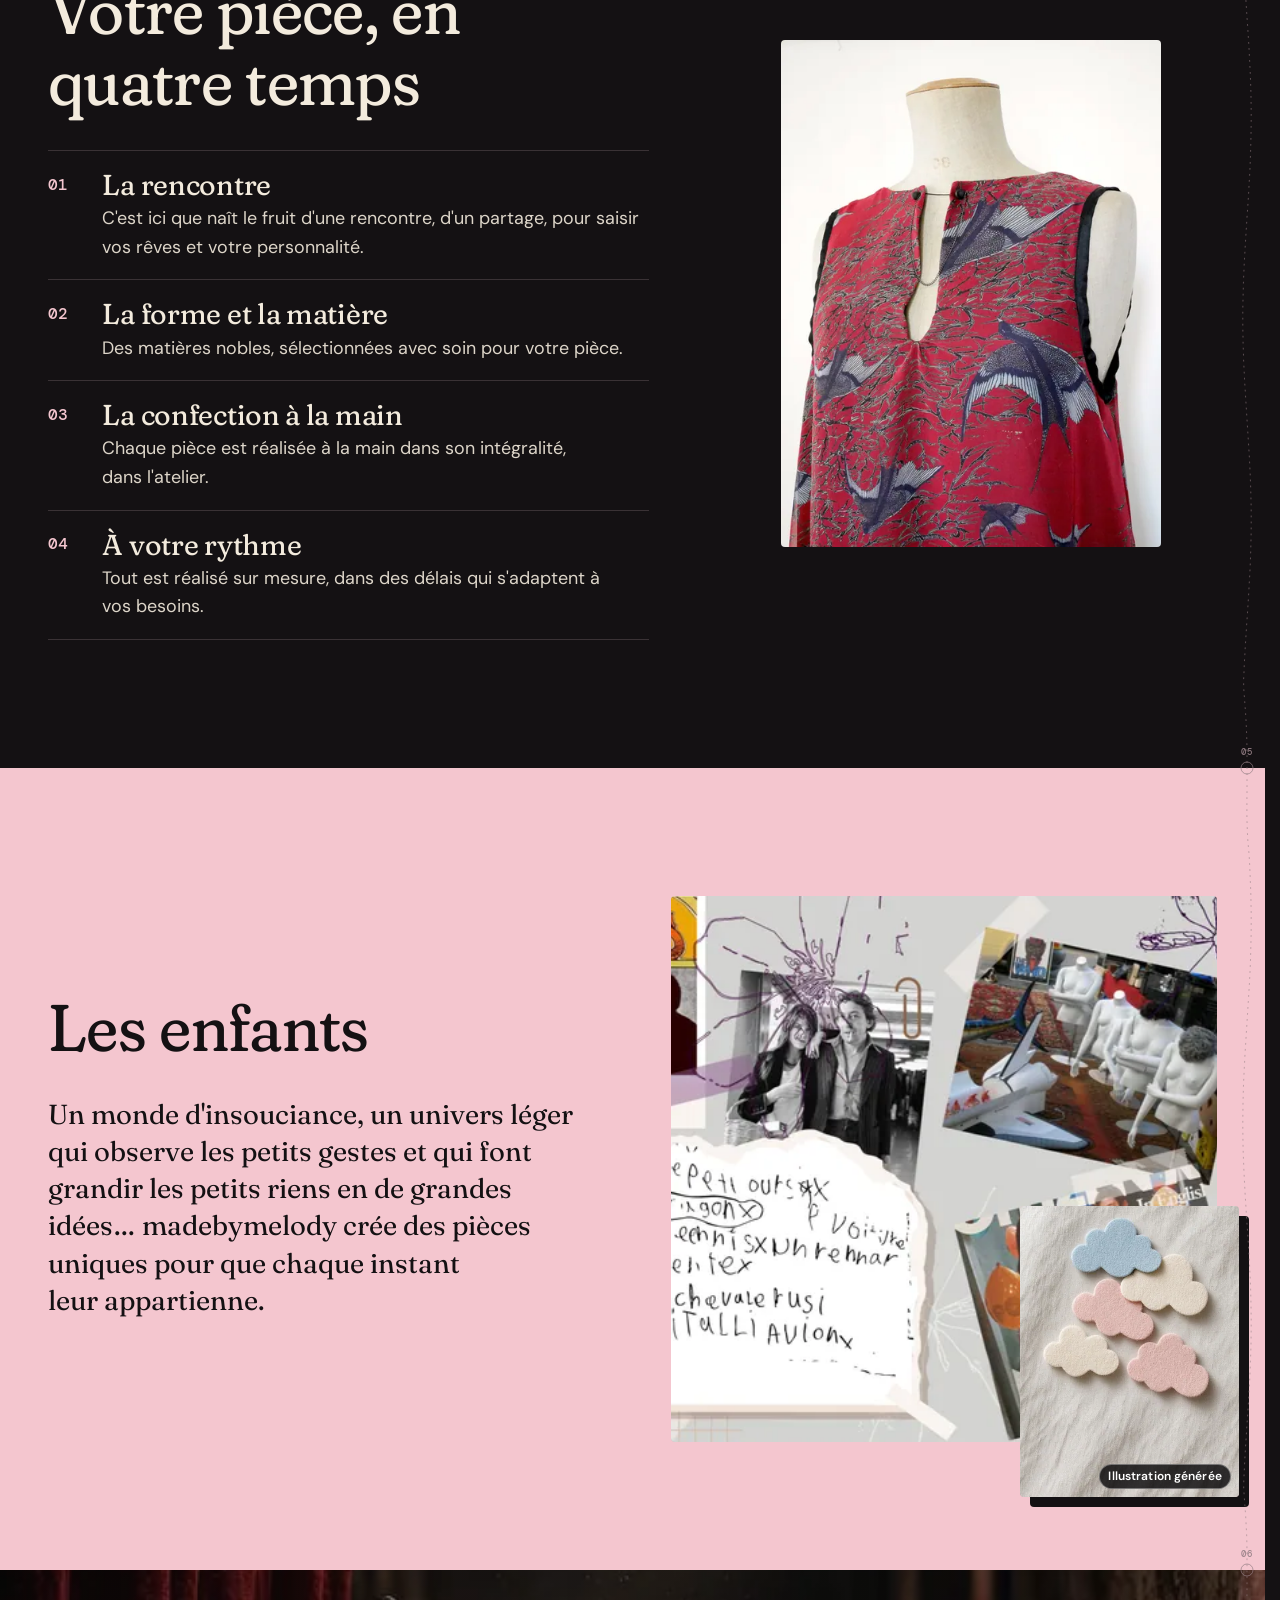
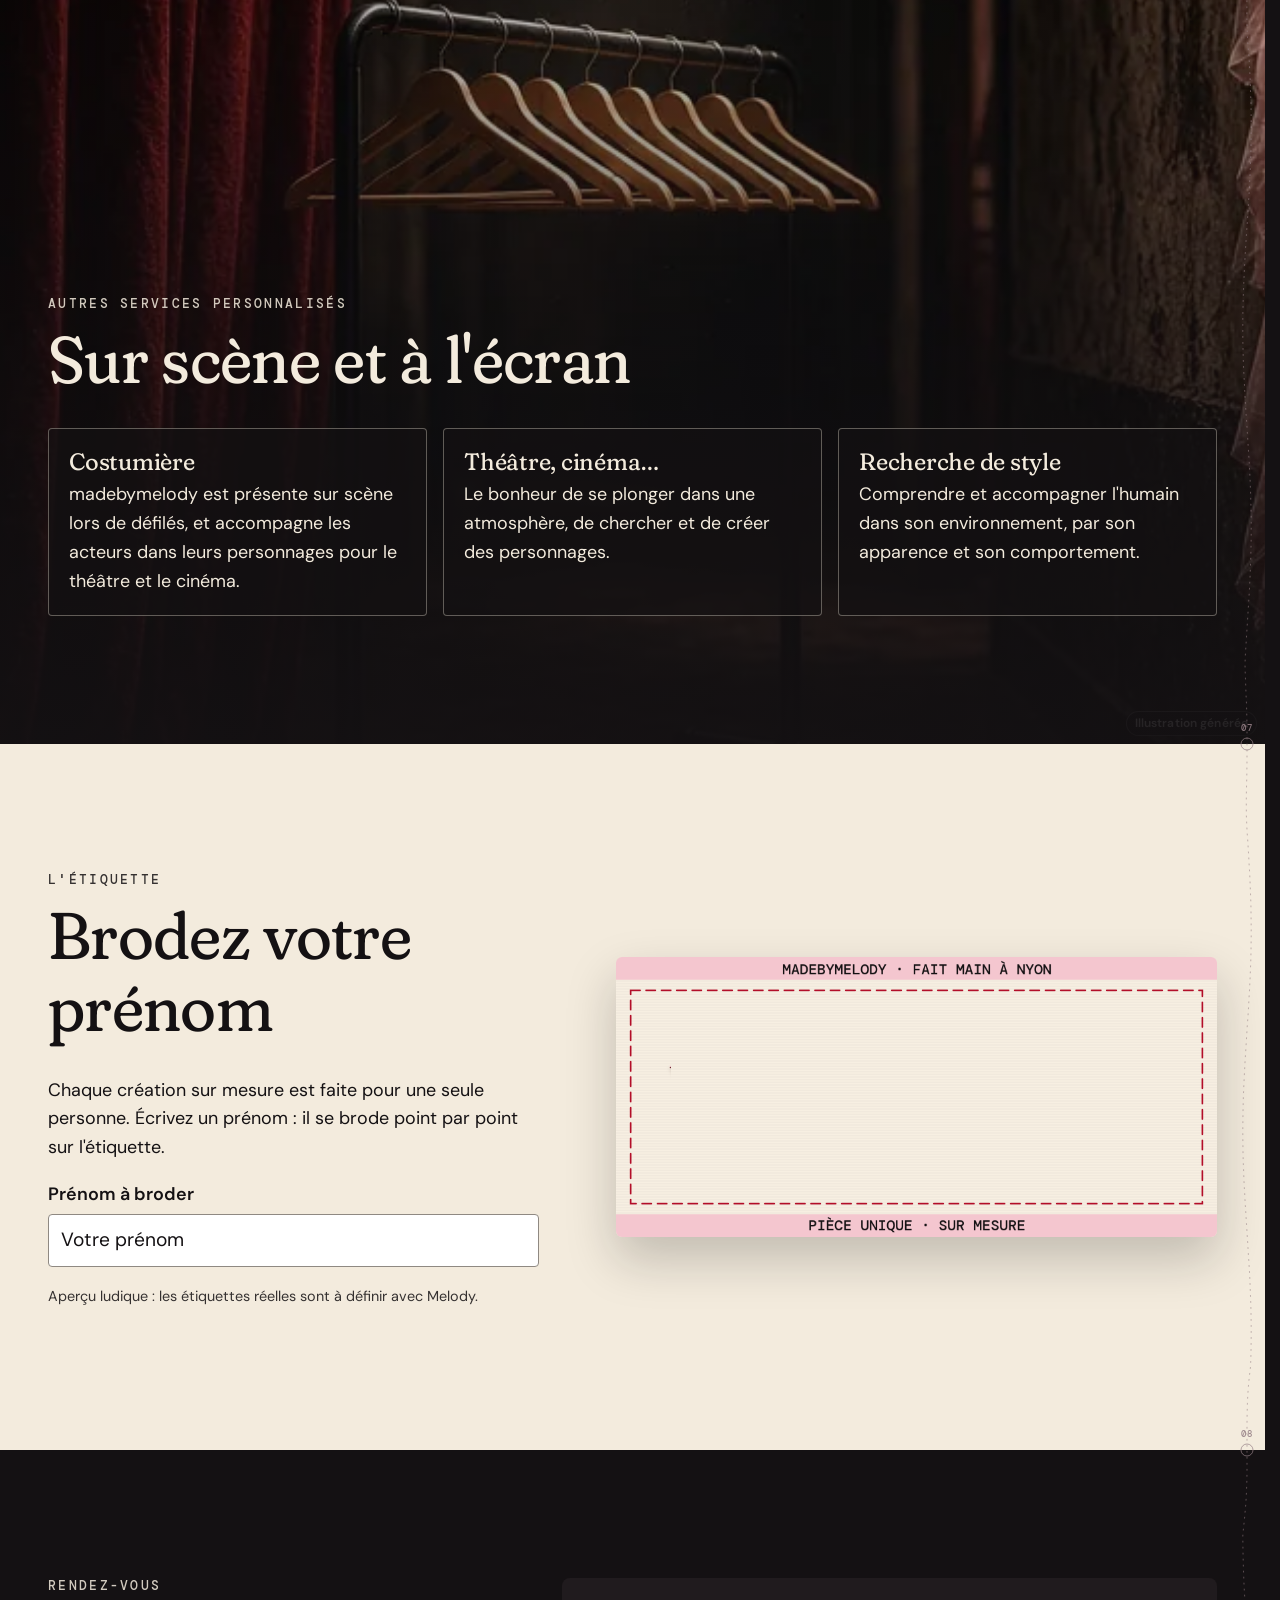
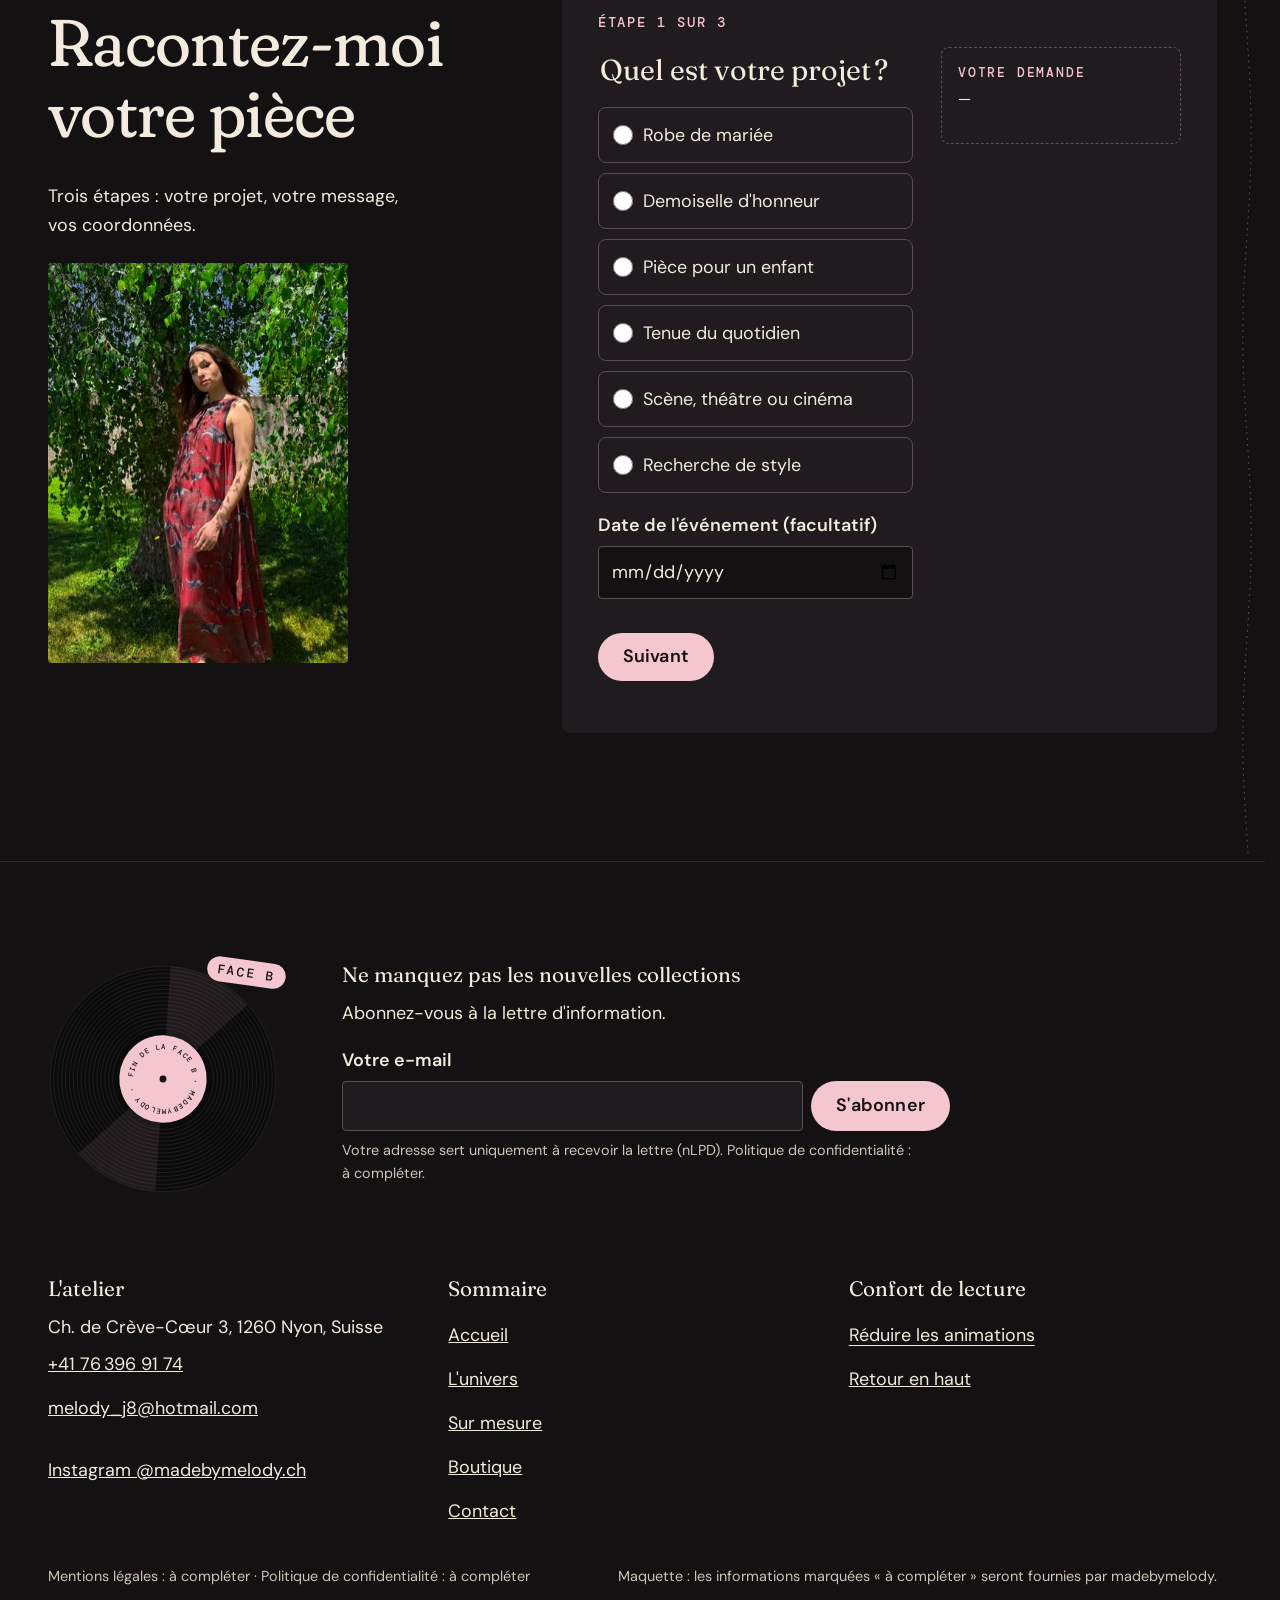
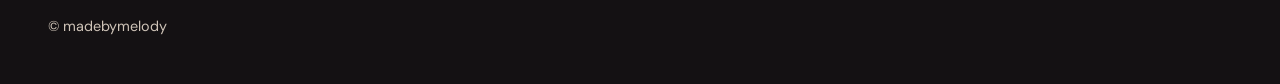
<file: sur-mesure.html>
<!doctype html>
<html lang="fr" data-v="2" data-page="sur-mesure" data-curseur>
<head>
<meta charset="utf-8">
<meta name="viewport" content="width=device-width, initial-scale=1, viewport-fit=cover">
<title>Sur mesure et robes de mariée : madebymelody</title>
<meta name="description" content="Atelier sur mesure à Nyon : robes de mariée, demoiselles d&#39;honneur, enfants, costumes de scène. Prenez rendez-vous.">
<meta name="robots" content="noindex, nofollow">
<link rel="canonical" href="https://madebymelody-maquette.vercel.app/sur-mesure">
<style>:root{--fond:#141113;--texte:#f3ebdd;--voile-fond:#f4c6cf;--ouverture-fond:#141113;--menu-fond:#141113}:root { --entete-h: 72px; --barres-h: 0px; } html { background: var(--fond); color: var(--texte); scrollbar-gutter: stable; } body { margin: 0; background: var(--fond); } html.js:not(.calme):not(.secours):not([data-arrivee="retour"]) [data-anime] { opacity: 0; } html.js:not(.calme):not(.secours):not([data-arrivee="retour"]) [data-anime].vu { opacity: 1; } [data-voile] { position: fixed; inset: 0; z-index: 900; background: var(--voile-fond); transform: translateY(100%); visibility: hidden; pointer-events: none; } html[data-arrivee="voile"]:not(.voile-leve):not(.calme):not(.secours) [data-voile] { transform: none; visibility: visible; } html.calme [data-voile], html.secours [data-voile] { visibility: hidden !important; } .ouverture-panneau { position: fixed; inset: 0; z-index: 850; display: none; place-content: center; justify-items: center; background: var(--ouverture-fond, var(--voile-fond)); color: var(--fond); text-align: center; } html.js[data-arrivee="intro"]:not(.calme):not(.secours):not(.intro-finie) .ouverture-panneau { display: grid; } html.defilement-bloque, html.defilement-bloque body, html.js[data-arrivee="intro"]:not(.calme):not(.secours):not(.intro-finie), html.js[data-arrivee="intro"]:not(.calme):not(.secours):not(.intro-finie) body, html[data-arrivee="voile"]:not(.voile-leve):not(.calme):not(.secours), html[data-arrivee="voile"]:not(.voile-leve):not(.calme):not(.secours) body { overflow: hidden; } html.js[data-arrivee="intro"]:not(.calme):not(.secours):not(.intro-finie) { background-color: var(--ouverture-fond, var(--voile-fond)); } html[data-arrivee="voile"]:not(.voile-leve):not(.calme):not(.secours) { background-color: var(--voile-fond); }</style>
<script>(function () {
var d = document.documentElement, ss = null, ls = null;
try { ss = window.sessionStorage; ls = window.localStorage; } catch (e) {}
d.classList.add('js');
var calme = false;
try { calme = !!ls && ls.getItem('socle:calme') === 'oui'; } catch (e) {}
if (!calme && window.matchMedia && matchMedia('(prefers-reduced-motion: reduce)').matches) calme = true;
if (calme) d.classList.add('calme');
var nav = performance.getEntriesByType ? performance.getEntriesByType('navigation')[0] : null;
var type = nav ? nav.type : 'navigate';
var depart = null;
try { depart = JSON.parse(ss.getItem('socle:depart') || 'null'); ss.removeItem('socle:depart'); } catch (e) {}
if (depart && !(Date.now() - depart.t < 15000)) depart = null;
var retourSection = false;
try { retourSection = !!ss.getItem('socle:calme-retour'); } catch (e) {}
var mode = type === 'back_forward' || retourSection ? 'retour' : type === 'reload' ? 'intro' : depart ? 'voile' : 'intro';
d.setAttribute('data-arrivee', mode);
if (mode === 'voile' && depart.couleur) d.style.setProperty('--voile-fond', depart.couleur);
if (type === 'reload' && 'scrollRestoration' in history) {
if (!retourSection) history.scrollRestoration = 'manual';
}
try {
var choisie = ls && ls.getItem('socle:langue');
var langue = (d.lang || '').slice(0, 2);
if (choisie && choisie !== langue && type === 'navigate' && !depart) {
var alt = document.querySelector('link[rel="alternate"][hreflang="' + choisie + '"]');
if (alt) location.replace(new URL(alt.href).pathname + location.search + location.hash);
}
} catch (e) {}
setTimeout(function () { if (!d.classList.contains('demarre')) d.classList.add('secours'); }, 2000);
})();</script>
<link rel="preload" href="/assets/polices/fraunces-latin-full-normal.woff2" as="font" type="font/woff2" crossorigin>
<link rel="preload" href="/assets/polices/dm-sans-latin-wght-normal.woff2" as="font" type="font/woff2" crossorigin>
<link rel="stylesheet" href="/assets/css/socle.css?v=2">
<link rel="stylesheet" href="/assets/css/site.css?v=2">
<link rel="modulepreload" href="/assets/js/site.js?v=2">
<link rel="modulepreload" href="/assets/js/socle/index.js?v=2">
<script src="/assets/vendor/gsap.min.js" defer></script>
<script src="/assets/vendor/ScrollTrigger.min.js" defer></script>
<script src="/assets/vendor/SplitText.min.js" defer></script>
<script type="module" src="/assets/js/site.js?v=2"></script>
<meta name="theme-color" content="#141113">
<link rel="icon" href="/assets/images/favicon-64.png" type="image/png" sizes="64x64">
<link rel="icon" href="/assets/images/favicon-32.png" type="image/png" sizes="32x32">
<link rel="apple-touch-icon" href="/assets/images/apple-touch-icon.png">
<meta property="og:type" content="website">
<meta property="og:site_name" content="madebymelody">
<meta property="og:locale" content="fr_CH">
<meta property="og:title" content="Sur mesure et robes de mariée : madebymelody">
<meta property="og:description" content="Atelier sur mesure à Nyon : robes de mariée, demoiselles d&#39;honneur, enfants, costumes de scène. Prenez rendez-vous.">
<meta property="og:url" content="https://madebymelody-maquette.vercel.app/sur-mesure">
<meta property="og:image" content="https://madebymelody-maquette.vercel.app/assets/partage/sur-mesure-fr.jpg">
<meta property="og:image:width" content="1200">
<meta property="og:image:height" content="630">
<meta property="og:image:alt" content="Atelier sur mesure madebymelody : robe bustier rouge sur un buste">
<meta name="twitter:card" content="summary_large_image">
<script type="application/ld+json">{"@context":"https://schema.org","@type":"ClothingStore","name":"madebymelody","url":"https://madebymelody-maquette.vercel.app/","telephone":"+41763969174","email":"melody_j8@hotmail.com","address":{"@type":"PostalAddress","streetAddress":"Ch. de Crève-Cœur 3","postalCode":"1260","addressLocality":"Nyon","addressRegion":"VD","addressCountry":"CH"},"sameAs":["https://www.instagram.com/madebymelody.ch/"],"founder":{"@type":"Person","name":"Melody"},"currenciesAccepted":"CHF","description":{"fr":"Créatrice de mode à Nyon : pièces uniques et numérotées pour femmes et enfants, faites main, et atelier sur mesure (robes de mariée, costumes de scène).","en":"Fashion designer in Nyon: one-of-a-kind numbered pieces for women and children, handmade, and a made-to-measure atelier."}}</script>
</head>
<body id="haut" class="page-sur-mesure">
<div data-voile data-forme="iris" aria-hidden="true"><div class="voile-contenu">
  <svg class="disque-svg voile-disque" viewBox="0 0 200 200" aria-hidden="true" focusable="false" data-audit-ignorer>
  <defs><path id="voile-arc" d="M100 100 m-26 0 a26 26 0 1 1 52 0 a26 26 0 1 1 -52 0" /></defs>
  <circle cx="100" cy="100" r="98" class="disque-vinyle" />
  <g class="disque-sillons"><circle cx="100" cy="100" r="44" /><circle cx="100" cy="100" r="47.4" /><circle cx="100" cy="100" r="50.8" /><circle cx="100" cy="100" r="54.2" /><circle cx="100" cy="100" r="57.6" /><circle cx="100" cy="100" r="61" /><circle cx="100" cy="100" r="64.4" /><circle cx="100" cy="100" r="67.8" /><circle cx="100" cy="100" r="71.2" /><circle cx="100" cy="100" r="74.6" /><circle cx="100" cy="100" r="78" /><circle cx="100" cy="100" r="81.4" /><circle cx="100" cy="100" r="84.8" /><circle cx="100" cy="100" r="88.19999999999999" /><circle cx="100" cy="100" r="91.6" /><circle cx="100" cy="100" r="95" /></g>
  <path class="disque-reflet" d="M100 2 A98 98 0 0 1 169 31 L100 100 Z" />
  <path class="disque-reflet" d="M100 198 A98 98 0 0 1 31 169 L100 100 Z" />
  <circle cx="100" cy="100" r="38" class="disque-etiquette" />
  <circle cx="100" cy="100" r="3" class="disque-trou" />
</svg>
  <span data-voile-libelle>Sur mesure</span>
</div></div>
<div class="ouverture-panneau" data-ouverture aria-hidden="true">
  <div class="platine">
    <div class="platine-disque"><svg class="disque-svg intro-disque" viewBox="0 0 200 200" aria-hidden="true" focusable="false" data-audit-ignorer>
  <defs><path id="intro-arc" d="M100 100 m-26 0 a26 26 0 1 1 52 0 a26 26 0 1 1 -52 0" /></defs>
  <circle cx="100" cy="100" r="98" class="disque-vinyle" />
  <g class="disque-sillons"><circle cx="100" cy="100" r="44" /><circle cx="100" cy="100" r="47.4" /><circle cx="100" cy="100" r="50.8" /><circle cx="100" cy="100" r="54.2" /><circle cx="100" cy="100" r="57.6" /><circle cx="100" cy="100" r="61" /><circle cx="100" cy="100" r="64.4" /><circle cx="100" cy="100" r="67.8" /><circle cx="100" cy="100" r="71.2" /><circle cx="100" cy="100" r="74.6" /><circle cx="100" cy="100" r="78" /><circle cx="100" cy="100" r="81.4" /><circle cx="100" cy="100" r="84.8" /><circle cx="100" cy="100" r="88.19999999999999" /><circle cx="100" cy="100" r="91.6" /><circle cx="100" cy="100" r="95" /></g>
  <path class="disque-reflet" d="M100 2 A98 98 0 0 1 169 31 L100 100 Z" />
  <path class="disque-reflet" d="M100 198 A98 98 0 0 1 31 169 L100 100 Z" />
  <circle cx="100" cy="100" r="38" class="disque-etiquette" />
  <image href="/assets/images/logo-noir.png" x="70" y="96" width="60" height="8.4" class="intro-logo" />
  <circle cx="100" cy="100" r="3" class="disque-trou" />
</svg></div>
    <svg class="platine-bras" viewBox="0 0 120 220" aria-hidden="true" focusable="false">
      <circle cx="96" cy="22" r="14" class="bras-pivot" /><circle cx="96" cy="22" r="5" class="bras-axe" />
      <path d="M96 22 L92 150 Q90 176 70 192" class="bras-tige" />
      <rect x="56" y="186" width="22" height="12" rx="2" transform="rotate(-38 67 192)" class="bras-tete" />
    </svg>
    <p class="intro-face"><span>Face A</span></p>
  </div>
  <p class="intro-passer">Touchez pour passer</p>
</div>
<a class="evitement" href="#contenu">Aller au contenu</a>
<header data-entete>
  <div class="entete-rangee">
    <a class="entete-logo" href="/" aria-label="madebymelody, Accueil" data-libelle="Accueil">
      <img src="/assets/images/logo-creme.png" alt="madebymelody" width="1200" height="167">
    </a>
    <nav data-nav aria-label="Navigation principale">
      <ul><li><a href="/univers" data-libelle="L&#39;univers">L&#39;univers</a></li><li><a href="/sur-mesure" data-libelle="Sur mesure" aria-current="page">Sur mesure</a></li><li><a href="/boutique" data-libelle="Boutique">Boutique</a></li><li><a href="/contact" data-libelle="Contact">Contact</a></li></ul>
    </nav>
    <div class="entete-actions">
      <a class="bouton bouton--rose" href="/sur-mesure#rendez-vous" data-libelle="Sur mesure" aria-label="Prendre rendez-vous">Rendez-vous</a>
      <button type="button" data-menu-bouton aria-controls="menu" aria-expanded="false" data-libelle-ouvrir="Menu" data-libelle-fermer="Fermer"><span data-libelle-bouton>Menu</span></button>
    </div>
  </div>
</header>
<div id="menu" data-menu role="dialog" aria-modal="true" aria-label="Menu">
  <ul><li style="--i:0"><span class="menu-num" aria-hidden="true">01</span><a href="/" class="menu-lien" data-libelle="Accueil">Accueil</a></li><li style="--i:1"><span class="menu-num" aria-hidden="true">02</span><a href="/univers" class="menu-lien" data-libelle="L&#39;univers">L&#39;univers</a></li><li style="--i:2"><span class="menu-num" aria-hidden="true">03</span><a href="/sur-mesure" class="menu-lien" data-libelle="Sur mesure" aria-current="page">Sur mesure</a></li><li style="--i:3"><span class="menu-num" aria-hidden="true">04</span><a href="/boutique" class="menu-lien" data-libelle="Boutique">Boutique</a></li><li style="--i:4"><span class="menu-num" aria-hidden="true">05</span><a href="/contact" class="menu-lien" data-libelle="Contact">Contact</a></li></ul>
  <p class="menu-actions"><a class="bouton bouton--rose" href="/sur-mesure#rendez-vous" data-libelle="Sur mesure">Prendre rendez-vous</a>
  <a class="bouton bouton--contour" href="tel:+41763969174">Appeler +41 76 396 91 74</a></p>
  <p><a class="lien-externe" href="https://www.instagram.com/madebymelody.ch/" target="_blank" rel="noopener">Suivre @madebymelody.ch sur Instagram <span class="visuellement-cache">(nouvel onglet)</span></a></p>
  <p><button type="button" class="lien" data-calme-bascule data-libelle-reduire="Réduire les animations" data-libelle-retablir="Rétablir les animations" data-libelle-systeme="Animations réduites par le réglage de votre appareil"><span data-libelle-bouton>Réduire les animations</span></button></p>
</div>
<main id="contenu" tabindex="-1">
<div class="sillon" data-effet="sillon" aria-hidden="true" data-audit-ignorer><svg class="sillon-svg" focusable="false" width="40" height="10"><path class="sillon-fond" /><path class="sillon-lu-ombre" /><path class="sillon-lu" /><g class="sillon-plages"></g></svg></div>
<section class="sm-tete theme-rose" id="debut">
  <div class="conteneur sm-tete-texte">
    <p class="kicker">Atelier sur mesure</p>
    <h1 class="sm-titre">
      <span class="ligne-masque"><span data-anime="gsap" class="sm-ligne" data-effet="couture" data-texte="Un espace pour">Un espace pour</span></span>
      <span class="ligne-masque"><span data-anime="gsap" class="sm-ligne sm-ligne--sauvage" data-effet="couture" data-texte="toutes vos idées">toutes vos idées</span></span>
    </h1>
    <div class="sm-tete-bas" data-anime="gsap">
      <p class="sm-intro">Imaginez un endroit où vous pourriez confier à quelqu&#39;un vos envies, vos goûts, votre silhouette. Quelque part où les projets uniques prennent forme.</p>
      <p class="sm-actions"><a class="bouton bouton--noir" href="#rendez-vous" data-action-principale data-survol="magnetique">Prendre rendez-vous</a>
      <span class="sm-info" data-info-cle>Des délais qui s&#39;adaptent à vos besoins</span></p>
    </div>
  </div>
  <div class="sm-bandeau" data-effet="tulle" data-iris-centre>
    <figure class="media sm-robe" style="--cadrage:50% 50%">
  <picture>
    <img src="/assets/images/site/robe-sur-mesure-1400.webp" srcset="/assets/images/site/robe-sur-mesure-480.webp 480w, /assets/images/site/robe-sur-mesure-800.webp 800w, /assets/images/site/robe-sur-mesure-1400.webp 1400w" sizes="(max-width: 760px) 70vw, 30vw" alt="Robe bustier rouge sur mesure, sur un buste de couture" width="1400" height="1867" fetchpriority="high" loading="eager" decoding="async">
  </picture>
</figure>
    <figure class="media sm-tulle" data-grok data-superpose data-fx="onde" data-fx-force="1.6" style="--cadrage:50% 50%">
  <picture><source media="(max-width: 760px) and (orientation: portrait)" srcset="/assets/images/grok/surmesure-ouverture-mobile-480.webp 480w, /assets/images/grok/surmesure-ouverture-mobile-720.webp 720w" sizes="100vw">
    <img src="/assets/images/grok/surmesure-ouverture-1280.webp" srcset="/assets/images/grok/surmesure-ouverture-640.webp 640w, /assets/images/grok/surmesure-ouverture-1280.webp 1280w, /assets/images/grok/surmesure-ouverture-1600.webp 1600w" sizes="100vw" alt="Voile de tulle ivoire suspendu dans un studio rose pâle" width="1280" height="720" fetchpriority="high" loading="eager" decoding="async">
  </picture><figcaption class="mention-ia">Illustration générée</figcaption>
</figure>
  </div>
</section>
<section class="sm-conseil" id="atelier">
  <div class="conteneur u-duo">
    <figure class="media sm-conseil-media" data-fx="parallaxe" style="--cadrage:53% 33%">
  <picture>
    <img src="/assets/images/pieces/javanaise-2-1200.webp" srcset="/assets/images/pieces/javanaise-2-480.webp 480w, /assets/images/pieces/javanaise-2-800.webp 800w, /assets/images/pieces/javanaise-2-1200.webp 1200w" sizes="(max-width: 760px) 90vw, 40vw" alt="Veste JAVANAISE sur un buste de couture" width="1200" height="900" loading="lazy" decoding="async">
  </picture>
</figure>
    <div><h2 data-anime="lignes" data-effet="sage-sauvage">Je vous conseille</h2><p class="u-grand" data-anime>Ensemble, nous évoluons au gré de vos envies. Je vous accompagne du choix de la forme à celui de la matière, selon vos envies et vos besoins.</p></div>
  </div>
</section>
<section class="sm-mariees theme-creme" id="mariees">
  <div class="conteneur sm-mariees-grille">
    <div class="sm-mariees-texte">
      <p class="kicker">Le grand jour</p>
      <h2 data-anime="lignes" data-effet="sage-sauvage">Robes de mariée</h2>
      <p data-anime>Se sentir unique, belle, désirée, remplie de bonheur et naturelle… La robe est le reflet de celle qui la porte et fait vivre la magie d&#39;un moment exceptionnel. Afin que ce moment éphémère dure éternellement, madebymelody vous accueille dans son atelier pour vous conseiller et réaliser la robe de vos rêves.</p>
      <p data-anime>La création sur mesure donne aussi vie à vos désirs de demoiselle d&#39;honneur, de princesse d&#39;un soir, ou simplement de femme active dans un quotidien qui donne envie de quelque chose de spécial.</p>
      <p data-anime><a href="/sur-mesure?sujet=mariee#rendez-vous" class="bouton bouton--noir" data-libelle="Sur mesure">Parler de ma robe</a></p>
    </div>
    <figure class="media sm-mariees-media" data-grok data-anime="rideau" style="--cadrage:50% 50%">
  <picture>
    <img src="/assets/images/grok/surmesure-mariee-784.webp" srcset="/assets/images/grok/surmesure-mariee-480.webp 480w, /assets/images/grok/surmesure-mariee-784.webp 784w" sizes="(max-width: 760px) 90vw, 34vw" alt="Échantillons de satin, dentelle et tulle ivoire, épingles à tête nacrée" width="784" height="1168" loading="lazy" decoding="async">
  </picture><figcaption class="mention-ia">Illustration générée</figcaption>
</figure>
    <div class="sm-matieres">
      <figure class="media sm-matieres-media" data-grok data-fx="parallaxe" style="--cadrage:50% 50%">
  <picture>
    <img src="/assets/images/grok/surmesure-confection-784.webp" srcset="/assets/images/grok/surmesure-confection-480.webp 480w, /assets/images/grok/surmesure-confection-784.webp 784w" sizes="(max-width: 760px) 70vw, 22vw" alt="Bobines de fil rose, rouge et crème, craie de tailleur, pelote d&#39;épingles et ciseaux sur du lin" width="784" height="1168" loading="lazy" decoding="async">
  </picture><figcaption class="mention-ia">Illustration générée</figcaption>
</figure>
      <div><h3 data-anime="lignes">Matières et confection</h3><p data-anime>Que vous cherchiez une robe de mariée à l&#39;esprit rétro, bohème chic ou glamour, les matières nobles sont choisies avec soin pour former votre robe unique, confectionnée à la main dans l&#39;atelier.</p></div>
    </div>
  </div>
</section>
<section class="sm-deroule" id="deroule">
  <div class="conteneur sm-deroule-grille">
    <div>
      <p class="kicker">La set-list</p>
      <h2 data-anime="lignes" data-effet="sage-sauvage">Votre pièce, en quatre temps</h2>
      <ol class="setlist" data-anime="cascade">
        <li><span class="setlist-num">01</span><div><h3>La rencontre</h3><p>C&#39;est ici que naît le fruit d&#39;une rencontre, d&#39;un partage, pour saisir vos rêves et votre personnalité.</p></div></li><li><span class="setlist-num">02</span><div><h3>La forme et la matière</h3><p>Des matières nobles, sélectionnées avec soin pour votre pièce.</p></div></li><li><span class="setlist-num">03</span><div><h3>La confection à la main</h3><p>Chaque pièce est réalisée à la main dans son intégralité, dans l&#39;atelier.</p></div></li><li><span class="setlist-num">04</span><div><h3>À votre rythme</h3><p>Tout est réalisé sur mesure, dans des délais qui s&#39;adaptent à vos besoins.</p></div></li>
      </ol>
    </div>
    <div class="sm-deroule-visuel">
      <svg class="sm-sillon" viewBox="0 0 400 400" aria-hidden="true" data-fx="trace"><circle cx="200" cy="200" r="120" fill="none" stroke="currentColor" stroke-width="1.2" /><circle cx="200" cy="200" r="138" fill="none" stroke="currentColor" stroke-width="1.2" /><circle cx="200" cy="200" r="156" fill="none" stroke="currentColor" stroke-width="1.2" /><circle cx="200" cy="200" r="174" fill="none" stroke="currentColor" stroke-width="1.2" /><circle cx="200" cy="200" r="192" fill="none" stroke="currentColor" stroke-width="1.2" /></svg>
      <figure class="media sm-deroule-media" style="--cadrage:48% 44%">
  <picture>
    <img src="/assets/images/pieces/envolez-moi-2-1200.webp" srcset="/assets/images/pieces/envolez-moi-2-480.webp 480w, /assets/images/pieces/envolez-moi-2-800.webp 800w, /assets/images/pieces/envolez-moi-2-1200.webp 1200w" sizes="(max-width: 760px) 70vw, 28vw" alt="Robe ENVOLEZ-MOI en soie rouge imprimée d&#39;hirondelles, sur un buste de couture" width="1200" height="1598" loading="lazy" decoding="async">
  </picture>
</figure>
    </div>
  </div>
</section>
<section class="sm-enfants theme-rose" id="enfants">
  <div class="conteneur u-duo u-duo--inverse">
    <div><h2 data-anime="lignes" data-effet="sage-sauvage">Les enfants</h2><p class="u-grand" data-anime>Un monde d&#39;insouciance, un univers léger qui observe les petits gestes et qui font grandir les petits riens en de grandes idées… madebymelody crée des pièces uniques pour que chaque instant leur appartienne.</p></div>
    <div class="sm-enfants-visuels">
      <figure class="media sm-enfants-collage" data-fx="zoom" style="--cadrage:50% 50%">
  <picture>
    <img src="/assets/images/site/collage-enfants-1080.webp" srcset="/assets/images/site/collage-enfants-480.webp 480w, /assets/images/site/collage-enfants-800.webp 800w, /assets/images/site/collage-enfants-1080.webp 1080w" sizes="(max-width: 760px) 80vw, 30vw" alt="Collage de l’univers madebymelody pour les enfants" width="1080" height="1080" loading="lazy" decoding="async">
  </picture>
</figure>
      <figure class="media sm-enfants-nuages" data-grok data-fx="parallaxe" data-fx-force="14" style="--cadrage:50% 50%">
  <picture>
    <img src="/assets/images/grok/surmesure-enfants-784.webp" srcset="/assets/images/grok/surmesure-enfants-480.webp 480w, /assets/images/grok/surmesure-enfants-784.webp 784w" sizes="(max-width: 760px) 50vw, 16vw" alt="Chutes de coton pastel découpées en nuages" width="784" height="1168" loading="lazy" decoding="async">
  </picture><figcaption class="mention-ia">Illustration générée</figcaption>
</figure>
    </div>
  </div>
</section>
<section class="sm-scene" id="costumiere">
  <figure class="media sm-scene-fond" data-grok data-fx="parallaxe" data-fx-force="12" style="--cadrage:50% 50%">
  <picture>
    <img src="/assets/images/grok/surmesure-costumiere-784.webp" srcset="/assets/images/grok/surmesure-costumiere-480.webp 480w, /assets/images/grok/surmesure-costumiere-784.webp 784w" sizes="100vw" alt="Coulisses de théâtre : portant de cintres vides sous un projecteur, rideau de velours rouge" width="784" height="1168" loading="lazy" decoding="async">
  </picture><figcaption class="mention-ia">Illustration générée</figcaption>
</figure>
  <div class="conteneur">
    <p class="kicker">Autres services personnalisés</p>
    <h2 data-anime="lignes" data-effet="sage-sauvage">Sur scène et à l&#39;écran</h2>
    <ul class="sm-scene-cartes" data-anime="cascade">
      <li><h3>Costumière</h3><p>madebymelody est présente sur scène lors de défilés, et accompagne les acteurs dans leurs personnages pour le théâtre et le cinéma.</p></li><li><h3>Théâtre, cinéma…</h3><p>Le bonheur de se plonger dans une atmosphère, de chercher et de créer des personnages.</p></li><li><h3>Recherche de style</h3><p>Comprendre et accompagner l&#39;humain dans son environnement, par son apparence et son comportement.</p></li>
    </ul>
  </div>
</section>
<section class="sm-brode theme-creme" id="etiquette">
  <div class="conteneur sm-brode-grille">
    <div>
      <p class="kicker">L&#39;étiquette</p>
      <h2 data-anime="lignes" data-effet="sage-sauvage">Brodez votre prénom</h2>
      <p data-anime>Chaque création sur mesure est faite pour une seule personne. Écrivez un prénom : il se brode point par point sur l&#39;étiquette.</p>
      <div class="champ"><label for="prenom-brode">Prénom à broder</label><input id="prenom-brode" type="text" maxlength="14" value="Votre prénom" autocomplete="off"></div>
      <p class="note">Aperçu ludique : les étiquettes réelles sont à définir avec Melody.</p>
    </div>
    <div class="etiquette-tissee" data-effet="etiquette-brodee" data-visuel>
      <canvas width="900" height="420" role="img" aria-label="Étiquette tissée madebymelody brodée du prénom choisi"></canvas>
    </div>
  </div>
</section>
<section class="sm-rdv" id="rendez-vous">
  <div class="conteneur sm-rdv-grille">
    <div class="sm-rdv-tete">
      <p class="kicker">Rendez-vous</p>
      <h2 data-anime="lignes" data-effet="sage-sauvage">Racontez-moi votre pièce</h2>
      <p>Trois étapes : votre projet, votre message, vos coordonnées.</p>
      <figure class="media sm-rdv-media" data-fx="zoom" style="--cadrage:51% 44%">
  <picture>
    <img src="/assets/images/pieces/envolez-moi-4-1200.webp" srcset="/assets/images/pieces/envolez-moi-4-480.webp 480w, /assets/images/pieces/envolez-moi-4-800.webp 800w, /assets/images/pieces/envolez-moi-4-1200.webp 1200w" sizes="(max-width: 760px) 60vw, 24vw" alt="Robe ENVOLEZ-MOI portée dans un jardin" width="1200" height="2133" loading="lazy" decoding="async">
  </picture>
</figure>
    </div>
    <form class="etapes" data-formulaire data-etapes novalidate>
      <p class="etapes-compteur" aria-live="polite" data-compteur-etape>Étape 1 sur 3</p>
      <div class="etapes-cadre">
        <fieldset class="etape" data-etape="1">
          <legend>Quel est votre projet ?</legend>
          <div class="choix"><label class="choix-carte"><input type="radio" name="sujet" value="mariee" required><span>Robe de mariée</span></label><label class="choix-carte"><input type="radio" name="sujet" value="demoiselle"><span>Demoiselle d&#39;honneur</span></label><label class="choix-carte"><input type="radio" name="sujet" value="enfant"><span>Pièce pour un enfant</span></label><label class="choix-carte"><input type="radio" name="sujet" value="quotidien"><span>Tenue du quotidien</span></label><label class="choix-carte"><input type="radio" name="sujet" value="scene"><span>Scène, théâtre ou cinéma</span></label><label class="choix-carte"><input type="radio" name="sujet" value="style"><span>Recherche de style</span></label></div>
          <div class="champ"><label for="rdv-date">Date de l&#39;événement (facultatif)</label><input id="rdv-date" name="date" type="date"></div>
        </fieldset>
        <fieldset class="etape" data-etape="2" hidden>
          <legend class="visuellement-cache">Votre message</legend>
          <div class="champ"><label for="rdv-message">Votre message</label><textarea id="rdv-message" name="message" rows="6" required placeholder="Vos envies, vos goûts, une forme, une matière…"></textarea></div>
        </fieldset>
        <fieldset class="etape" data-etape="3" hidden>
          <legend class="visuellement-cache">Prénom</legend>
          <div class="champs-2">
            <div class="champ"><label for="rdv-prenom">Prénom</label><input id="rdv-prenom" name="prenom" autocomplete="given-name" required></div>
            <div class="champ"><label for="rdv-nom">Nom</label><input id="rdv-nom" name="nom" autocomplete="family-name" required></div>
          </div>
          <div class="champ"><label for="rdv-email">E-mail</label><input id="rdv-email" name="email" type="email" autocomplete="email" required></div>
          <div class="champ"><label for="rdv-tel">Téléphone (facultatif)</label><input id="rdv-tel" name="tel" type="tel" autocomplete="tel"></div>
          <p class="mention-donnees">Vos coordonnées servent uniquement à répondre à votre demande (nLPD). Politique de confidentialité : à compléter.</p>
        </fieldset>
      </div>
      <div class="etapes-boutons">
        <button type="button" class="bouton bouton--contour" data-precedent hidden>Précédent</button>
        <button type="button" class="bouton bouton--rose" data-suivant>Suivant</button>
        <button type="submit" class="bouton bouton--rose" data-envoyer hidden>Envoyer la demande</button>
      </div>
      <aside class="recap" aria-live="polite"><p class="recap-titre">Votre demande</p><p data-recap>—</p></aside>
      <p data-message-envoi hidden tabindex="-1"></p>
    </form>
  </div>
</section>
</main>
<div class="diamant" aria-hidden="true" data-audit-ignorer><svg viewBox="0 0 90 24" focusable="false"><path class="diamant-bras" d="M16 12 C 40 12, 52 4, 90 4" /><rect class="diamant-tete" x="12" y="7" width="16" height="10" rx="2" /><path class="diamant-pointe" d="M3 12 L9 7.5 L15 12 L9 16.5 Z" /></svg></div>
<footer class="pied" id="pied" data-masque-barre>
  <div class="conteneur pied-haut">
    <div class="pied-disque" data-effet="face-b">
      <svg class="disque-svg pied-disque-svg" viewBox="0 0 200 200" aria-hidden="true" focusable="false" data-audit-ignorer>
  <defs><path id="pied-arc" d="M100 100 m-26 0 a26 26 0 1 1 52 0 a26 26 0 1 1 -52 0" /></defs>
  <circle cx="100" cy="100" r="98" class="disque-vinyle" />
  <g class="disque-sillons"><circle cx="100" cy="100" r="44" /><circle cx="100" cy="100" r="47.4" /><circle cx="100" cy="100" r="50.8" /><circle cx="100" cy="100" r="54.2" /><circle cx="100" cy="100" r="57.6" /><circle cx="100" cy="100" r="61" /><circle cx="100" cy="100" r="64.4" /><circle cx="100" cy="100" r="67.8" /><circle cx="100" cy="100" r="71.2" /><circle cx="100" cy="100" r="74.6" /><circle cx="100" cy="100" r="78" /><circle cx="100" cy="100" r="81.4" /><circle cx="100" cy="100" r="84.8" /><circle cx="100" cy="100" r="88.19999999999999" /><circle cx="100" cy="100" r="91.6" /><circle cx="100" cy="100" r="95" /></g>
  <path class="disque-reflet" d="M100 2 A98 98 0 0 1 169 31 L100 100 Z" />
  <path class="disque-reflet" d="M100 198 A98 98 0 0 1 31 169 L100 100 Z" />
  <circle cx="100" cy="100" r="38" class="disque-etiquette" />
  <text class="disque-texte"><textPath href="#pied-arc" startOffset="0">FIN DE LA FACE B · MADEBYMELODY · </textPath></text>
  <circle cx="100" cy="100" r="3" class="disque-trou" />
</svg>
      <span class="pied-face" aria-hidden="true">Face B</span>
    </div>
    <form class="pied-lettre" data-formulaire novalidate>
      <p class="pied-titre">Ne manquez pas les nouvelles collections</p>
      <p>Abonnez-vous à la lettre d&#39;information.</p>
      <div class="champ champ--ligne"><label for="lettre-email">Votre e-mail</label>
        <span class="champ-rangee"><input id="lettre-email" name="email" type="email" autocomplete="email" required><button class="bouton bouton--rose" type="submit">S&#39;abonner</button></span></div>
      <p class="mention-donnees">Votre adresse sert uniquement à recevoir la lettre (nLPD). Politique de confidentialité : à compléter.</p>
      <p data-message-envoi hidden></p>
    </form>
  </div>
  <div class="conteneur pied-grille">
    <div>
      <p class="pied-titre">L&#39;atelier</p>
      <p>Ch. de Crève-Cœur 3, 1260 Nyon, Suisse<br><a href="tel:+41763969174">+41 76 396 91 74</a><br><a href="mailto:melody_j8@hotmail.com">melody_j8@hotmail.com</a></p>
      <p><a class="lien-externe" href="https://www.instagram.com/madebymelody.ch/" target="_blank" rel="noopener">Instagram @madebymelody.ch <span class="visuellement-cache">(nouvel onglet)</span></a></p>
    </div>
    <nav aria-label="Sommaire">
      <p class="pied-titre">Sommaire</p>
      <ul><li><a href="/" data-libelle="Accueil">Accueil</a></li><li><a href="/univers" data-libelle="L&#39;univers">L&#39;univers</a></li><li><a href="/sur-mesure" data-libelle="Sur mesure" aria-current="page">Sur mesure</a></li><li><a href="/boutique" data-libelle="Boutique">Boutique</a></li><li><a href="/contact" data-libelle="Contact">Contact</a></li></ul>
    </nav>
    <div>
      <p class="pied-titre">Confort de lecture</p>
      <ul>
        <li><button type="button" class="lien" data-calme-bascule data-libelle-reduire="Réduire les animations" data-libelle-retablir="Rétablir les animations" data-libelle-systeme="Animations réduites par le réglage de votre appareil"><span data-libelle-bouton>Réduire les animations</span></button></li>
        <li><a href="#haut" data-sans-transition>Retour en haut</a></li>
      </ul>
    </div>
  </div>
  <div class="conteneur pied-bas">
    <p>Mentions légales : à compléter · Politique de confidentialité : à compléter</p>
    <p>Maquette : les informations marquées « à compléter » seront fournies par madebymelody.</p>
    <p>© madebymelody</p>
  </div>
</footer>
<div data-barre-fixe>
  <a class="bouton bouton--contour" href="tel:+41763969174">Appeler</a>
  <a class="bouton bouton--rose" href="/sur-mesure#rendez-vous" data-libelle="Sur mesure" aria-label="Prendre rendez-vous">Rendez-vous</a>
</div>
</body>
</html>
</file>
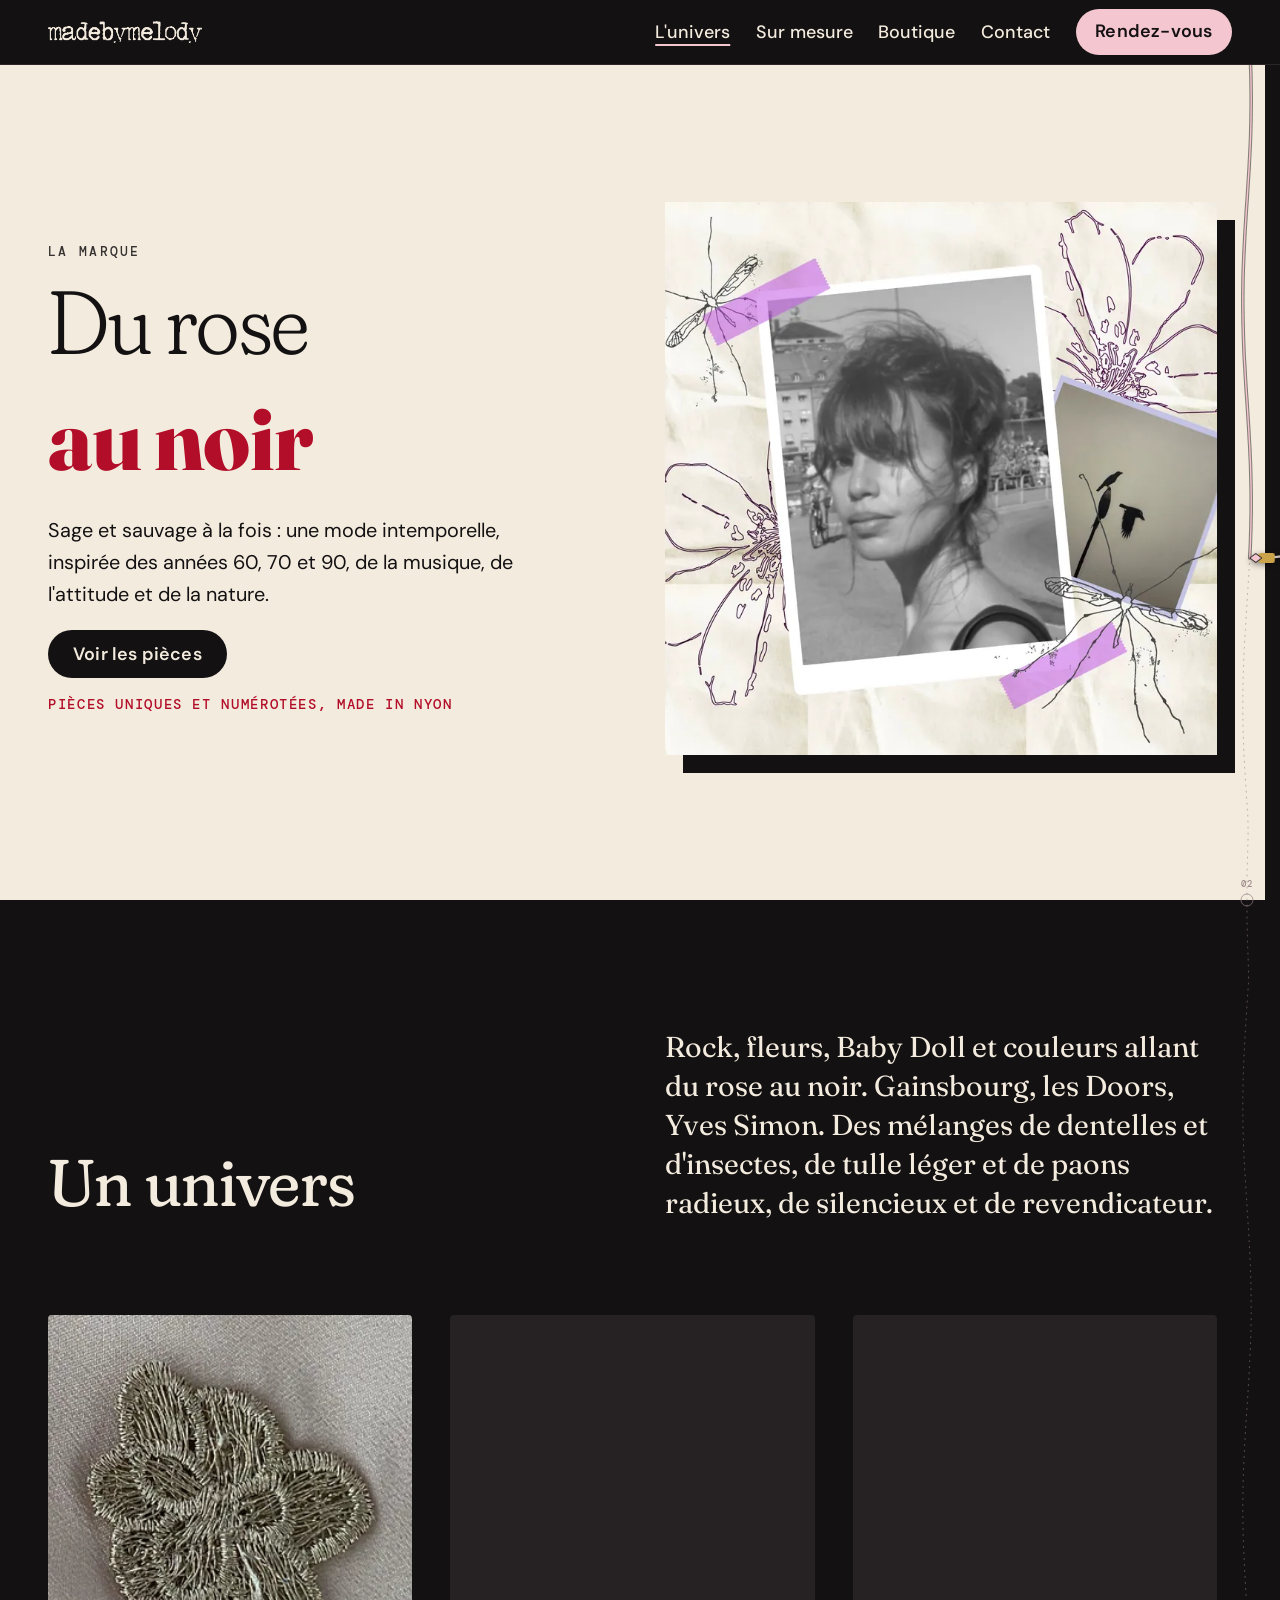
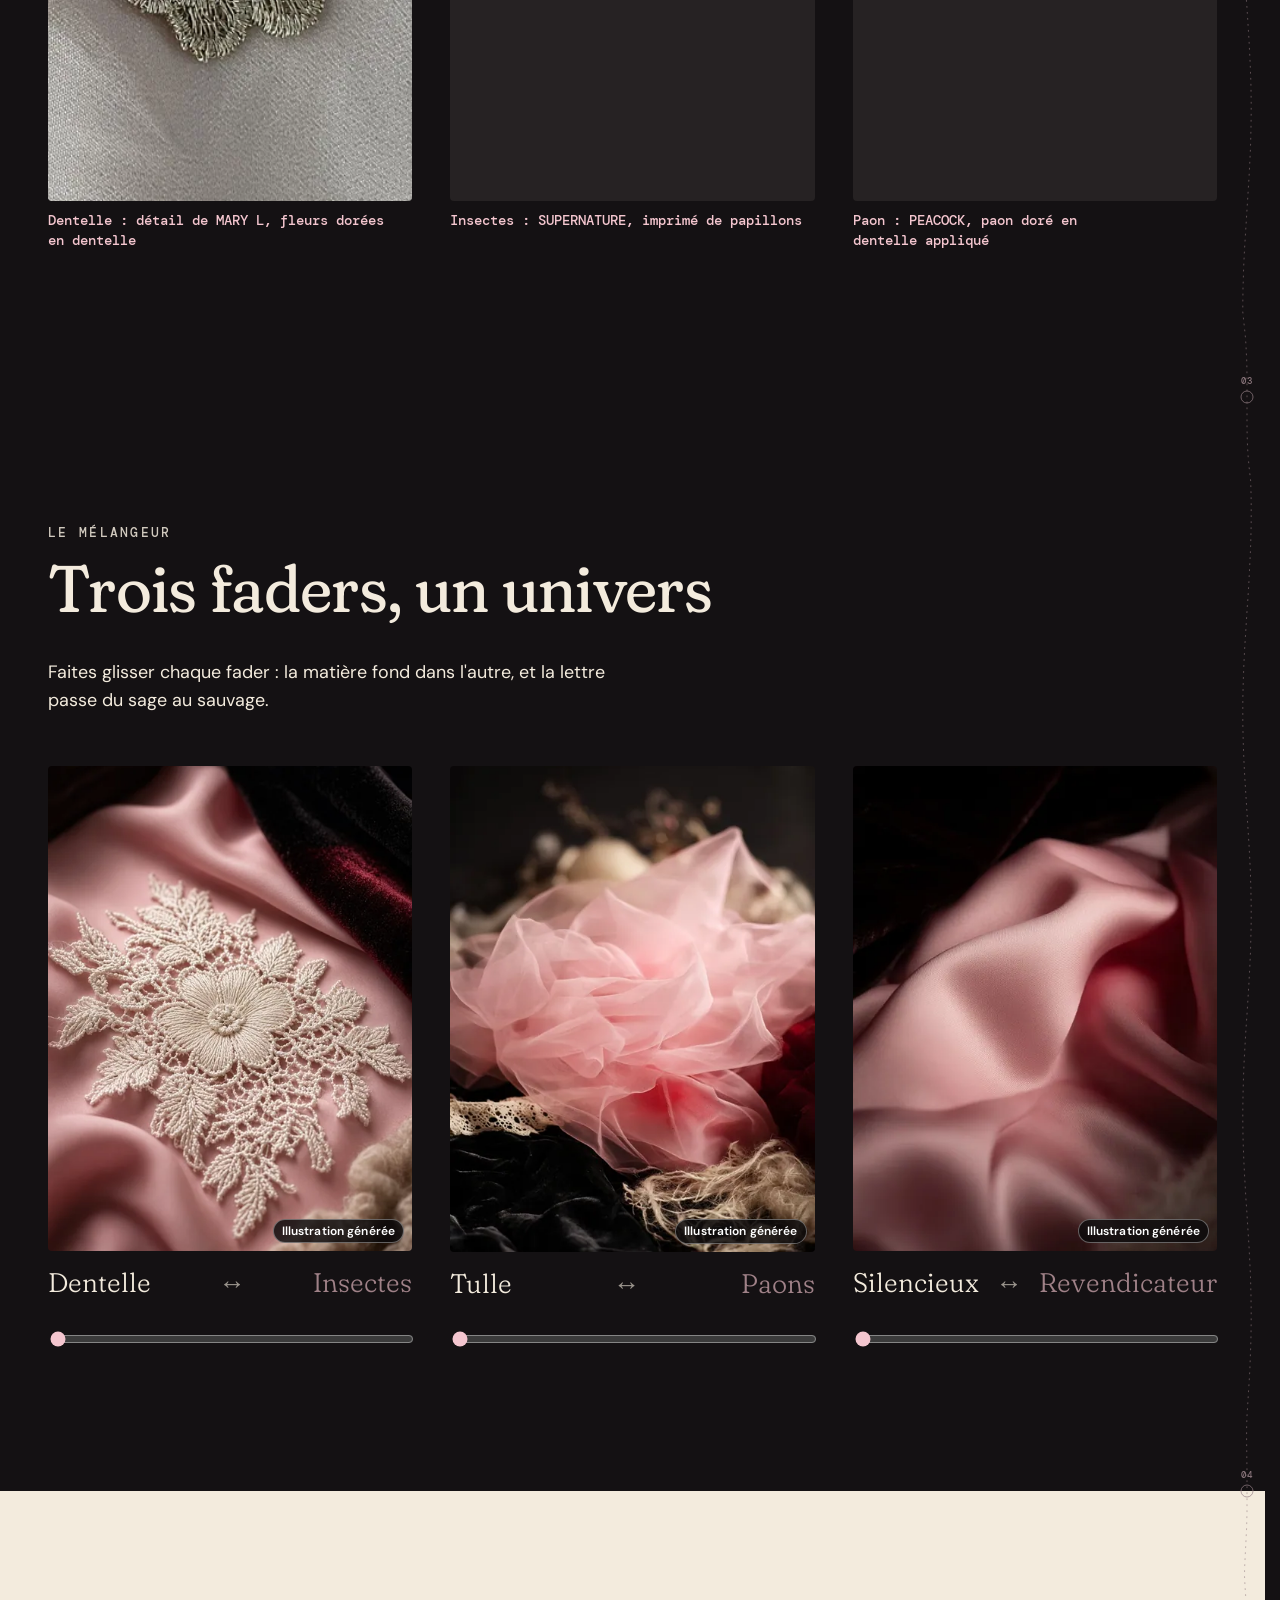
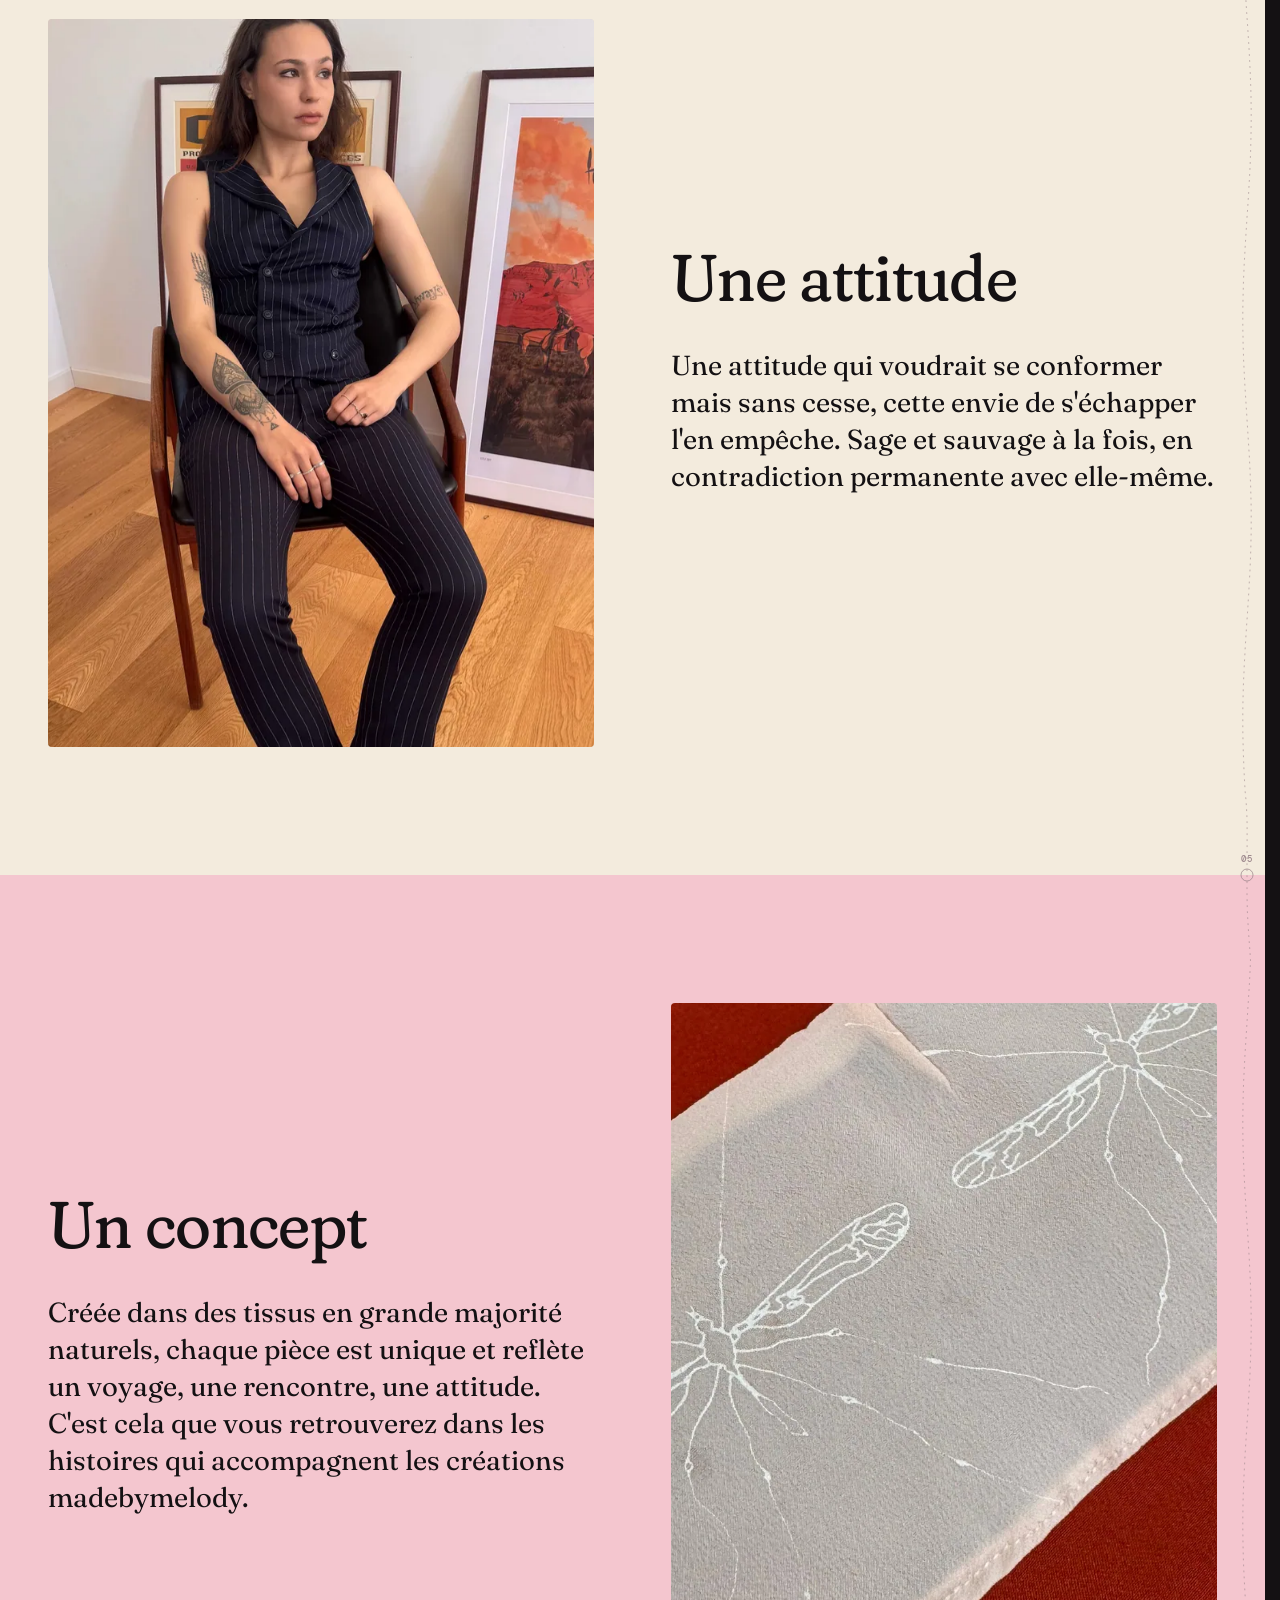
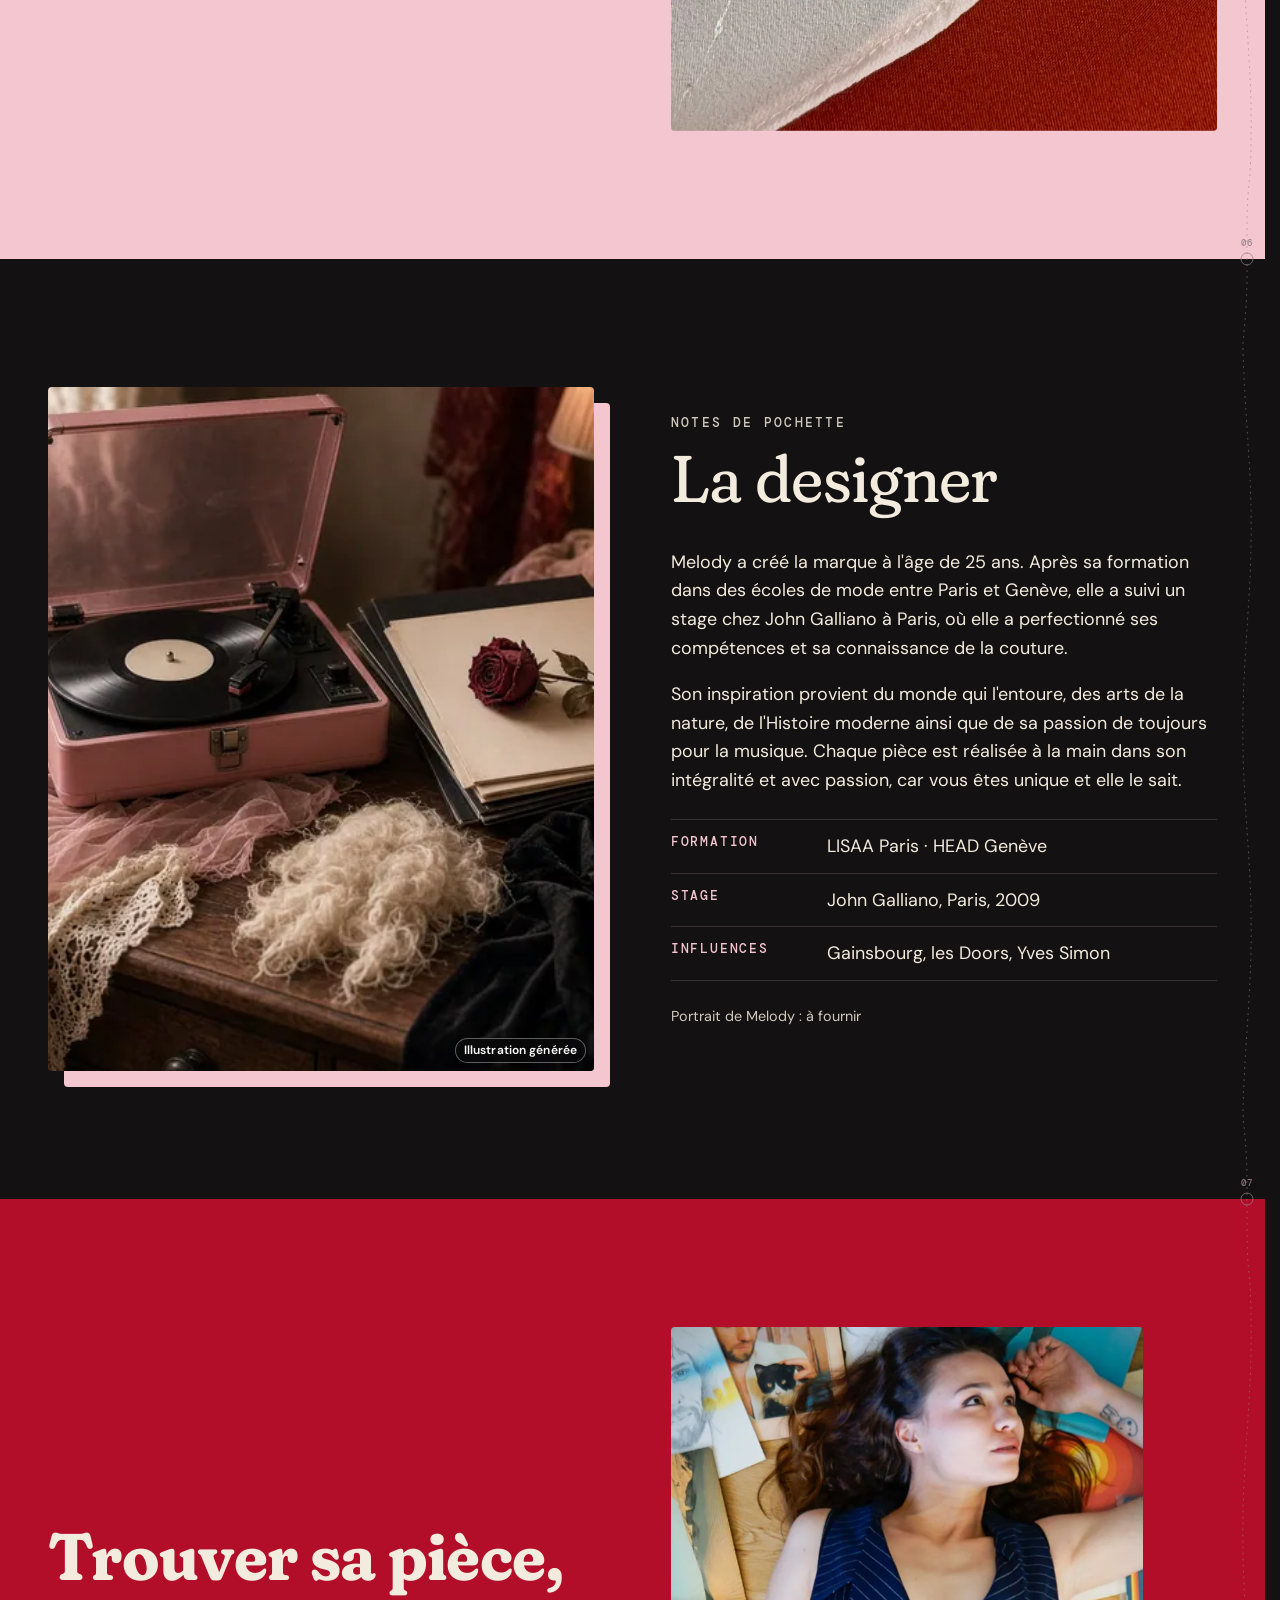
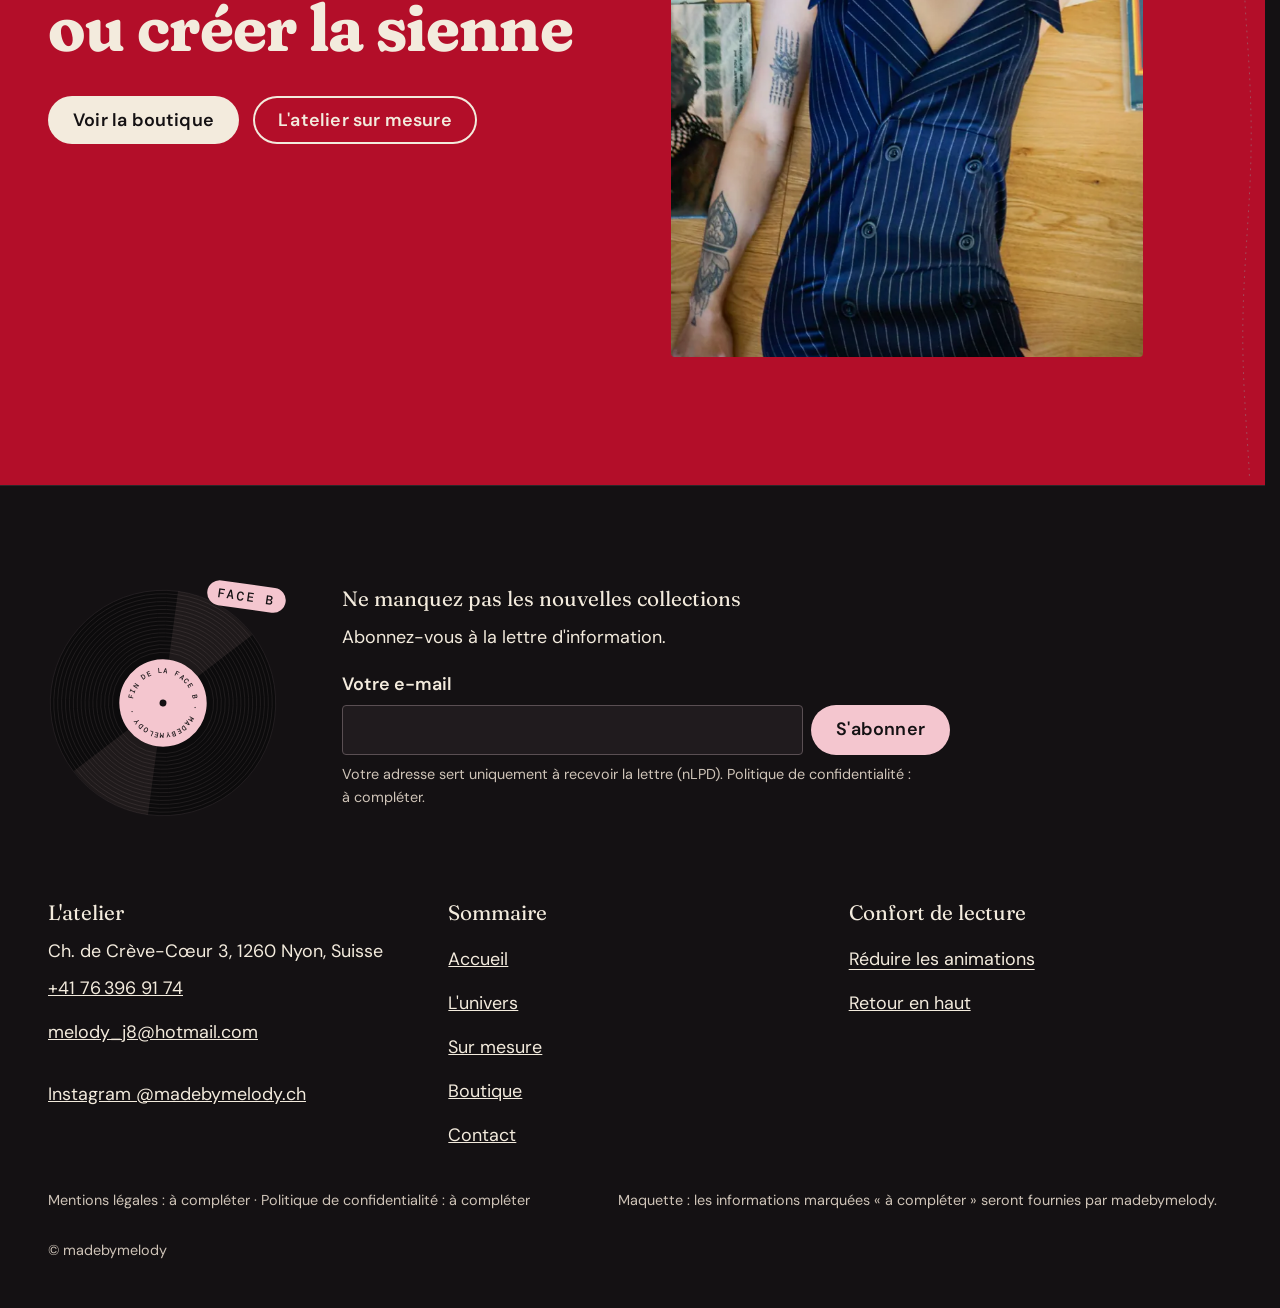
<file: univers.html>
<!doctype html>
<html lang="fr" data-v="2" data-page="univers" data-curseur>
<head>
<meta charset="utf-8">
<meta name="viewport" content="width=device-width, initial-scale=1, viewport-fit=cover">
<title>L&#39;univers : madebymelody</title>
<meta name="description" content="Rock, fleurs et Baby Doll : la marque, l&#39;attitude et la designer de madebymelody, à Nyon.">
<meta name="robots" content="noindex, nofollow">
<link rel="canonical" href="https://madebymelody-maquette.vercel.app/univers">
<style>:root{--fond:#141113;--texte:#f3ebdd;--voile-fond:#f4c6cf;--ouverture-fond:#141113;--menu-fond:#141113}:root { --entete-h: 72px; --barres-h: 0px; } html { background: var(--fond); color: var(--texte); scrollbar-gutter: stable; } body { margin: 0; background: var(--fond); } html.js:not(.calme):not(.secours):not([data-arrivee="retour"]) [data-anime] { opacity: 0; } html.js:not(.calme):not(.secours):not([data-arrivee="retour"]) [data-anime].vu { opacity: 1; } [data-voile] { position: fixed; inset: 0; z-index: 900; background: var(--voile-fond); transform: translateY(100%); visibility: hidden; pointer-events: none; } html[data-arrivee="voile"]:not(.voile-leve):not(.calme):not(.secours) [data-voile] { transform: none; visibility: visible; } html.calme [data-voile], html.secours [data-voile] { visibility: hidden !important; } .ouverture-panneau { position: fixed; inset: 0; z-index: 850; display: none; place-content: center; justify-items: center; background: var(--ouverture-fond, var(--voile-fond)); color: var(--fond); text-align: center; } html.js[data-arrivee="intro"]:not(.calme):not(.secours):not(.intro-finie) .ouverture-panneau { display: grid; } html.defilement-bloque, html.defilement-bloque body, html.js[data-arrivee="intro"]:not(.calme):not(.secours):not(.intro-finie), html.js[data-arrivee="intro"]:not(.calme):not(.secours):not(.intro-finie) body, html[data-arrivee="voile"]:not(.voile-leve):not(.calme):not(.secours), html[data-arrivee="voile"]:not(.voile-leve):not(.calme):not(.secours) body { overflow: hidden; } html.js[data-arrivee="intro"]:not(.calme):not(.secours):not(.intro-finie) { background-color: var(--ouverture-fond, var(--voile-fond)); } html[data-arrivee="voile"]:not(.voile-leve):not(.calme):not(.secours) { background-color: var(--voile-fond); }</style>
<script>(function () {
var d = document.documentElement, ss = null, ls = null;
try { ss = window.sessionStorage; ls = window.localStorage; } catch (e) {}
d.classList.add('js');
var calme = false;
try { calme = !!ls && ls.getItem('socle:calme') === 'oui'; } catch (e) {}
if (!calme && window.matchMedia && matchMedia('(prefers-reduced-motion: reduce)').matches) calme = true;
if (calme) d.classList.add('calme');
var nav = performance.getEntriesByType ? performance.getEntriesByType('navigation')[0] : null;
var type = nav ? nav.type : 'navigate';
var depart = null;
try { depart = JSON.parse(ss.getItem('socle:depart') || 'null'); ss.removeItem('socle:depart'); } catch (e) {}
if (depart && !(Date.now() - depart.t < 15000)) depart = null;
var retourSection = false;
try { retourSection = !!ss.getItem('socle:calme-retour'); } catch (e) {}
var mode = type === 'back_forward' || retourSection ? 'retour' : type === 'reload' ? 'intro' : depart ? 'voile' : 'intro';
d.setAttribute('data-arrivee', mode);
if (mode === 'voile' && depart.couleur) d.style.setProperty('--voile-fond', depart.couleur);
if (type === 'reload' && 'scrollRestoration' in history) {
if (!retourSection) history.scrollRestoration = 'manual';
}
try {
var choisie = ls && ls.getItem('socle:langue');
var langue = (d.lang || '').slice(0, 2);
if (choisie && choisie !== langue && type === 'navigate' && !depart) {
var alt = document.querySelector('link[rel="alternate"][hreflang="' + choisie + '"]');
if (alt) location.replace(new URL(alt.href).pathname + location.search + location.hash);
}
} catch (e) {}
setTimeout(function () { if (!d.classList.contains('demarre')) d.classList.add('secours'); }, 2000);
})();</script>
<link rel="preload" href="/assets/polices/fraunces-latin-full-normal.woff2" as="font" type="font/woff2" crossorigin>
<link rel="preload" href="/assets/polices/dm-sans-latin-wght-normal.woff2" as="font" type="font/woff2" crossorigin>
<link rel="stylesheet" href="/assets/css/socle.css?v=2">
<link rel="stylesheet" href="/assets/css/site.css?v=2">
<link rel="modulepreload" href="/assets/js/site.js?v=2">
<link rel="modulepreload" href="/assets/js/socle/index.js?v=2">
<script src="/assets/vendor/gsap.min.js" defer></script>
<script src="/assets/vendor/ScrollTrigger.min.js" defer></script>
<script src="/assets/vendor/SplitText.min.js" defer></script>
<script type="module" src="/assets/js/site.js?v=2"></script>
<meta name="theme-color" content="#141113">
<link rel="icon" href="/assets/images/favicon-64.png" type="image/png" sizes="64x64">
<link rel="icon" href="/assets/images/favicon-32.png" type="image/png" sizes="32x32">
<link rel="apple-touch-icon" href="/assets/images/apple-touch-icon.png">
<meta property="og:type" content="website">
<meta property="og:site_name" content="madebymelody">
<meta property="og:locale" content="fr_CH">
<meta property="og:title" content="L&#39;univers : madebymelody">
<meta property="og:description" content="Rock, fleurs et Baby Doll : la marque, l&#39;attitude et la designer de madebymelody, à Nyon.">
<meta property="og:url" content="https://madebymelody-maquette.vercel.app/univers">
<meta property="og:image" content="https://madebymelody-maquette.vercel.app/assets/partage/univers-fr.jpg">
<meta property="og:image:width" content="1200">
<meta property="og:image:height" content="630">
<meta property="og:image:alt" content="L&#39;univers madebymelody : imprimé de papillons de la robe SUPERNATURE">
<meta name="twitter:card" content="summary_large_image">
<script type="application/ld+json">{"@context":"https://schema.org","@type":"ClothingStore","name":"madebymelody","url":"https://madebymelody-maquette.vercel.app/","telephone":"+41763969174","email":"melody_j8@hotmail.com","address":{"@type":"PostalAddress","streetAddress":"Ch. de Crève-Cœur 3","postalCode":"1260","addressLocality":"Nyon","addressRegion":"VD","addressCountry":"CH"},"sameAs":["https://www.instagram.com/madebymelody.ch/"],"founder":{"@type":"Person","name":"Melody"},"currenciesAccepted":"CHF","description":{"fr":"Créatrice de mode à Nyon : pièces uniques et numérotées pour femmes et enfants, faites main, et atelier sur mesure (robes de mariée, costumes de scène).","en":"Fashion designer in Nyon: one-of-a-kind numbered pieces for women and children, handmade, and a made-to-measure atelier."}}</script>
</head>
<body id="haut" class="page-univers">
<div data-voile data-forme="iris" aria-hidden="true"><div class="voile-contenu">
  <svg class="disque-svg voile-disque" viewBox="0 0 200 200" aria-hidden="true" focusable="false" data-audit-ignorer>
  <defs><path id="voile-arc" d="M100 100 m-26 0 a26 26 0 1 1 52 0 a26 26 0 1 1 -52 0" /></defs>
  <circle cx="100" cy="100" r="98" class="disque-vinyle" />
  <g class="disque-sillons"><circle cx="100" cy="100" r="44" /><circle cx="100" cy="100" r="47.4" /><circle cx="100" cy="100" r="50.8" /><circle cx="100" cy="100" r="54.2" /><circle cx="100" cy="100" r="57.6" /><circle cx="100" cy="100" r="61" /><circle cx="100" cy="100" r="64.4" /><circle cx="100" cy="100" r="67.8" /><circle cx="100" cy="100" r="71.2" /><circle cx="100" cy="100" r="74.6" /><circle cx="100" cy="100" r="78" /><circle cx="100" cy="100" r="81.4" /><circle cx="100" cy="100" r="84.8" /><circle cx="100" cy="100" r="88.19999999999999" /><circle cx="100" cy="100" r="91.6" /><circle cx="100" cy="100" r="95" /></g>
  <path class="disque-reflet" d="M100 2 A98 98 0 0 1 169 31 L100 100 Z" />
  <path class="disque-reflet" d="M100 198 A98 98 0 0 1 31 169 L100 100 Z" />
  <circle cx="100" cy="100" r="38" class="disque-etiquette" />
  <circle cx="100" cy="100" r="3" class="disque-trou" />
</svg>
  <span data-voile-libelle>L&#39;univers</span>
</div></div>
<div class="ouverture-panneau" data-ouverture aria-hidden="true">
  <div class="platine">
    <div class="platine-disque"><svg class="disque-svg intro-disque" viewBox="0 0 200 200" aria-hidden="true" focusable="false" data-audit-ignorer>
  <defs><path id="intro-arc" d="M100 100 m-26 0 a26 26 0 1 1 52 0 a26 26 0 1 1 -52 0" /></defs>
  <circle cx="100" cy="100" r="98" class="disque-vinyle" />
  <g class="disque-sillons"><circle cx="100" cy="100" r="44" /><circle cx="100" cy="100" r="47.4" /><circle cx="100" cy="100" r="50.8" /><circle cx="100" cy="100" r="54.2" /><circle cx="100" cy="100" r="57.6" /><circle cx="100" cy="100" r="61" /><circle cx="100" cy="100" r="64.4" /><circle cx="100" cy="100" r="67.8" /><circle cx="100" cy="100" r="71.2" /><circle cx="100" cy="100" r="74.6" /><circle cx="100" cy="100" r="78" /><circle cx="100" cy="100" r="81.4" /><circle cx="100" cy="100" r="84.8" /><circle cx="100" cy="100" r="88.19999999999999" /><circle cx="100" cy="100" r="91.6" /><circle cx="100" cy="100" r="95" /></g>
  <path class="disque-reflet" d="M100 2 A98 98 0 0 1 169 31 L100 100 Z" />
  <path class="disque-reflet" d="M100 198 A98 98 0 0 1 31 169 L100 100 Z" />
  <circle cx="100" cy="100" r="38" class="disque-etiquette" />
  <image href="/assets/images/logo-noir.png" x="70" y="96" width="60" height="8.4" class="intro-logo" />
  <circle cx="100" cy="100" r="3" class="disque-trou" />
</svg></div>
    <svg class="platine-bras" viewBox="0 0 120 220" aria-hidden="true" focusable="false">
      <circle cx="96" cy="22" r="14" class="bras-pivot" /><circle cx="96" cy="22" r="5" class="bras-axe" />
      <path d="M96 22 L92 150 Q90 176 70 192" class="bras-tige" />
      <rect x="56" y="186" width="22" height="12" rx="2" transform="rotate(-38 67 192)" class="bras-tete" />
    </svg>
    <p class="intro-face"><span>Face A</span></p>
  </div>
  <p class="intro-passer">Touchez pour passer</p>
</div>
<a class="evitement" href="#contenu">Aller au contenu</a>
<header data-entete>
  <div class="entete-rangee">
    <a class="entete-logo" href="/" aria-label="madebymelody, Accueil" data-libelle="Accueil">
      <img src="/assets/images/logo-creme.png" alt="madebymelody" width="1200" height="167">
    </a>
    <nav data-nav aria-label="Navigation principale">
      <ul><li><a href="/univers" data-libelle="L&#39;univers" aria-current="page">L&#39;univers</a></li><li><a href="/sur-mesure" data-libelle="Sur mesure">Sur mesure</a></li><li><a href="/boutique" data-libelle="Boutique">Boutique</a></li><li><a href="/contact" data-libelle="Contact">Contact</a></li></ul>
    </nav>
    <div class="entete-actions">
      <a class="bouton bouton--rose" href="/sur-mesure#rendez-vous" data-libelle="Sur mesure" aria-label="Prendre rendez-vous">Rendez-vous</a>
      <button type="button" data-menu-bouton aria-controls="menu" aria-expanded="false" data-libelle-ouvrir="Menu" data-libelle-fermer="Fermer"><span data-libelle-bouton>Menu</span></button>
    </div>
  </div>
</header>
<div id="menu" data-menu role="dialog" aria-modal="true" aria-label="Menu">
  <ul><li style="--i:0"><span class="menu-num" aria-hidden="true">01</span><a href="/" class="menu-lien" data-libelle="Accueil">Accueil</a></li><li style="--i:1"><span class="menu-num" aria-hidden="true">02</span><a href="/univers" class="menu-lien" data-libelle="L&#39;univers" aria-current="page">L&#39;univers</a></li><li style="--i:2"><span class="menu-num" aria-hidden="true">03</span><a href="/sur-mesure" class="menu-lien" data-libelle="Sur mesure">Sur mesure</a></li><li style="--i:3"><span class="menu-num" aria-hidden="true">04</span><a href="/boutique" class="menu-lien" data-libelle="Boutique">Boutique</a></li><li style="--i:4"><span class="menu-num" aria-hidden="true">05</span><a href="/contact" class="menu-lien" data-libelle="Contact">Contact</a></li></ul>
  <p class="menu-actions"><a class="bouton bouton--rose" href="/sur-mesure#rendez-vous" data-libelle="Sur mesure">Prendre rendez-vous</a>
  <a class="bouton bouton--contour" href="tel:+41763969174">Appeler +41 76 396 91 74</a></p>
  <p><a class="lien-externe" href="https://www.instagram.com/madebymelody.ch/" target="_blank" rel="noopener">Suivre @madebymelody.ch sur Instagram <span class="visuellement-cache">(nouvel onglet)</span></a></p>
  <p><button type="button" class="lien" data-calme-bascule data-libelle-reduire="Réduire les animations" data-libelle-retablir="Rétablir les animations" data-libelle-systeme="Animations réduites par le réglage de votre appareil"><span data-libelle-bouton>Réduire les animations</span></button></p>
</div>
<main id="contenu" tabindex="-1">
<div class="sillon" data-effet="sillon" aria-hidden="true" data-audit-ignorer><svg class="sillon-svg" focusable="false" width="40" height="10"><path class="sillon-fond" /><path class="sillon-lu-ombre" /><path class="sillon-lu" /><g class="sillon-plages"></g></svg></div>
<section class="u-tete theme-creme" id="debut" data-plein-ecran>
  <div class="conteneur u-tete-grille">
    <div class="u-tete-texte">
      <p class="kicker">La marque</p>
      <h1 class="u-titre">
        <span class="ligne-masque"><span data-anime="gsap" class="u-ligne">Du rose</span></span>
        <span class="ligne-masque"><span data-anime="gsap" class="u-ligne u-ligne--sauvage">au noir</span></span>
      </h1>
      <p class="u-intro" data-anime="gsap">Sage et sauvage à la fois : une mode intemporelle, inspirée des années 60, 70 et 90, de la musique, de l&#39;attitude et de la nature.</p>
      <p class="u-actions" data-anime="gsap"><a href="/boutique" class="bouton bouton--noir" data-libelle="Boutique" data-action-principale data-survol="magnetique">Voir les pièces</a></p>
      <p class="u-info" data-info-cle>Pièces uniques et numérotées, made in Nyon</p>
    </div>
    <div class="u-pochette" data-effet="disque-sort" data-iris-centre>
      <span class="u-pochette-disque" aria-hidden="true"><svg class="disque-svg " viewBox="0 0 200 200" aria-hidden="true" focusable="false" data-audit-ignorer>
  <defs><path id="u-tete-arc" d="M100 100 m-26 0 a26 26 0 1 1 52 0 a26 26 0 1 1 -52 0" /></defs>
  <circle cx="100" cy="100" r="98" class="disque-vinyle" />
  <g class="disque-sillons"><circle cx="100" cy="100" r="44" /><circle cx="100" cy="100" r="47.4" /><circle cx="100" cy="100" r="50.8" /><circle cx="100" cy="100" r="54.2" /><circle cx="100" cy="100" r="57.6" /><circle cx="100" cy="100" r="61" /><circle cx="100" cy="100" r="64.4" /><circle cx="100" cy="100" r="67.8" /><circle cx="100" cy="100" r="71.2" /><circle cx="100" cy="100" r="74.6" /><circle cx="100" cy="100" r="78" /><circle cx="100" cy="100" r="81.4" /><circle cx="100" cy="100" r="84.8" /><circle cx="100" cy="100" r="88.19999999999999" /><circle cx="100" cy="100" r="91.6" /><circle cx="100" cy="100" r="95" /></g>
  <path class="disque-reflet" d="M100 2 A98 98 0 0 1 169 31 L100 100 Z" />
  <path class="disque-reflet" d="M100 198 A98 98 0 0 1 31 169 L100 100 Z" />
  <circle cx="100" cy="100" r="38" class="disque-etiquette" />
  <text class="disque-texte"><textPath href="#u-tete-arc" startOffset="0">MADEBYMELODY · FACE A · ROCK, FLEURS ET BABY DOLL · </textPath></text>
  <circle cx="100" cy="100" r="3" class="disque-trou" />
</svg></span>
      <div class="u-pochette-cadre"><figure class="media " style="--cadrage:50% 50%">
  <picture>
    <img src="/assets/images/site/collage-portrait-1200.webp" srcset="/assets/images/site/collage-portrait-480.webp 480w, /assets/images/site/collage-portrait-800.webp 800w, /assets/images/site/collage-portrait-1200.webp 1200w" sizes="(max-width: 760px) 80vw, 40vw" alt="Pochette : collage madebymelody" width="1200" height="1117" fetchpriority="high" loading="eager" decoding="async">
  </picture>
</figure></div>
    </div>
  </div>
</section>
<section class="u-univers" id="univers">
  <div class="conteneur u-univers-grille">
    <h2 data-anime="lignes" data-effet="sage-sauvage">Un univers</h2>
    <p class="u-univers-texte" data-anime>Rock, fleurs, Baby Doll et couleurs allant du rose au noir. Gainsbourg, les Doors, Yves Simon. Des mélanges de dentelles et d&#39;insectes, de tulle léger et de paons radieux, de silencieux et de revendicateur.</p>
  </div>
  <ul class="conteneur u-triptyque" data-anime="cascade">
    <li><figure class="media " data-fx="parallaxe" data-fx-force="8" style="--cadrage:49% 47%">
  <picture>
    <img src="/assets/images/pieces/mary-l-3-1200.webp" srcset="/assets/images/pieces/mary-l-3-480.webp 480w, /assets/images/pieces/mary-l-3-800.webp 800w, /assets/images/pieces/mary-l-3-1200.webp 1200w" sizes="(max-width: 760px) 90vw, 30vw" alt="Dentelle : détail de MARY L, fleurs dorées en dentelle" width="1200" height="1200" loading="lazy" decoding="async">
  </picture>
</figure><p>Dentelle : détail de MARY L, fleurs dorées en dentelle</p></li>
    <li><figure class="media " data-fx="parallaxe" data-fx-force="14" style="--cadrage:45% 51%">
  <picture>
    <img src="/assets/images/pieces/supernature-4-1200.webp" srcset="/assets/images/pieces/supernature-4-480.webp 480w, /assets/images/pieces/supernature-4-800.webp 800w, /assets/images/pieces/supernature-4-1200.webp 1200w" sizes="(max-width: 760px) 90vw, 30vw" alt="Insectes : SUPERNATURE, imprimé de papillons" width="1200" height="2133" loading="lazy" decoding="async">
  </picture>
</figure><p>Insectes : SUPERNATURE, imprimé de papillons</p></li>
    <li><figure class="media " data-fx="parallaxe" data-fx-force="8" style="--cadrage:51% 42%">
  <picture>
    <img src="/assets/images/pieces/peacock-3-1200.webp" srcset="/assets/images/pieces/peacock-3-480.webp 480w, /assets/images/pieces/peacock-3-800.webp 800w, /assets/images/pieces/peacock-3-1200.webp 1200w" sizes="(max-width: 760px) 90vw, 30vw" alt="Paon : PEACOCK, paon doré en dentelle appliqué" width="1200" height="2133" loading="lazy" decoding="async">
  </picture>
</figure><p>Paon : PEACOCK, paon doré en dentelle appliqué</p></li>
  </ul>
</section>
<section class="melangeur" id="melangeur" data-effet="melangeur">
  <div class="conteneur">
    <p class="kicker">Le mélangeur</p>
    <h2 data-anime="lignes" data-effet="sage-sauvage">Trois faders, un univers</h2>
    <p class="melangeur-intro">Faites glisser chaque fader : la matière fond dans l&#39;autre, et la lettre passe du sage au sauvage.</p>
    <div class="melangeur-pistes">
      <div class="tranche" style="--m:0">
        <div class="tranche-visuel">
          <figure class="media tranche-a" data-grok style="--cadrage:50% 50%">
  <picture>
    <img src="/assets/images/grok/univers-dentelle-784.webp" srcset="/assets/images/grok/univers-dentelle-480.webp 480w, /assets/images/grok/univers-dentelle-784.webp 784w" sizes="(max-width: 760px) 80vw, 28vw" alt="Dentelle ivoire à motif floral posée sur une soie rose" width="784" height="1168" loading="lazy" decoding="async">
  </picture><figcaption class="mention-ia">Illustration générée</figcaption>
</figure>
          <figure class="media tranche-b" data-grok style="--cadrage:50% 50%">
  <picture>
    <img src="/assets/images/grok/univers-insectes-784.webp" srcset="/assets/images/grok/univers-insectes-480.webp 480w, /assets/images/grok/univers-insectes-784.webp 784w" sizes="(max-width: 760px) 80vw, 28vw" alt="Aile irisée bleu-vert posée sur un tulle rose et de la dentelle" width="784" height="1168" loading="lazy" decoding="async">
  </picture><figcaption class="mention-ia">Illustration générée</figcaption>
</figure>
        </div>
        <p class="tranche-mots"><span class="tranche-mot">Dentelle</span> <span class="tranche-fleche" aria-hidden="true">↔</span> <span class="tranche-mot tranche-mot--b">Insectes</span></p>
        <label class="visuellement-cache" for="fader-p1">Mélange entre Dentelle et Insectes</label>
        <input class="tranche-fader" id="fader-p1" type="range" min="0" max="100" value="0" step="1">
      </div><div class="tranche" style="--m:0">
        <div class="tranche-visuel">
          <figure class="media tranche-a" data-grok style="--cadrage:50% 50%">
  <picture>
    <img src="/assets/images/grok/univers-tulle-784.webp" srcset="/assets/images/grok/univers-tulle-480.webp 480w, /assets/images/grok/univers-tulle-784.webp 784w" sizes="(max-width: 760px) 80vw, 28vw" alt="Volutes de tulle rose en contre-jour" width="784" height="1168" loading="lazy" decoding="async">
  </picture><figcaption class="mention-ia">Illustration générée</figcaption>
</figure>
          <figure class="media tranche-b" data-grok style="--cadrage:50% 50%">
  <picture>
    <img src="/assets/images/grok/univers-paon-784.webp" srcset="/assets/images/grok/univers-paon-480.webp 480w, /assets/images/grok/univers-paon-784.webp 784w" sizes="(max-width: 760px) 80vw, 28vw" alt="Œil d&#39;une plume de paon, sarcelle, or et émeraude" width="784" height="1168" loading="lazy" decoding="async">
  </picture><figcaption class="mention-ia">Illustration générée</figcaption>
</figure>
        </div>
        <p class="tranche-mots"><span class="tranche-mot">Tulle</span> <span class="tranche-fleche" aria-hidden="true">↔</span> <span class="tranche-mot tranche-mot--b">Paons</span></p>
        <label class="visuellement-cache" for="fader-p2">Mélange entre Tulle et Paons</label>
        <input class="tranche-fader" id="fader-p2" type="range" min="0" max="100" value="0" step="1">
      </div><div class="tranche" style="--m:0">
        <div class="tranche-visuel">
          <figure class="media tranche-a" data-grok style="--cadrage:50% 50%">
  <picture>
    <img src="/assets/images/grok/univers-silence-784.webp" srcset="/assets/images/grok/univers-silence-480.webp 480w, /assets/images/grok/univers-silence-784.webp 784w" sizes="(max-width: 760px) 80vw, 28vw" alt="Satin rose pâle, plis calmes dans une lumière douce" width="784" height="1168" loading="lazy" decoding="async">
  </picture><figcaption class="mention-ia">Illustration générée</figcaption>
</figure>
          <figure class="media tranche-b" data-grok style="--cadrage:50% 50%">
  <picture>
    <img src="/assets/images/grok/univers-revendication-784.webp" srcset="/assets/images/grok/univers-revendication-480.webp 480w, /assets/images/grok/univers-revendication-784.webp 784w" sizes="(max-width: 760px) 80vw, 28vw" alt="Cuir noir brut clouté d&#39;argent" width="784" height="1168" loading="lazy" decoding="async">
  </picture><figcaption class="mention-ia">Illustration générée</figcaption>
</figure>
        </div>
        <p class="tranche-mots"><span class="tranche-mot">Silencieux</span> <span class="tranche-fleche" aria-hidden="true">↔</span> <span class="tranche-mot tranche-mot--b">Revendicateur</span></p>
        <label class="visuellement-cache" for="fader-p3">Mélange entre Silencieux et Revendicateur</label>
        <input class="tranche-fader" id="fader-p3" type="range" min="0" max="100" value="0" step="1">
      </div>
    </div>
  </div>
</section>
<section class="u-attitude theme-creme" id="attitude">
  <div class="conteneur u-duo">
    <figure class="media u-duo-media" data-fx="zoom" style="--cadrage:48% 16%">
  <picture>
    <img src="/assets/images/pieces/ballade-4-1200.webp" srcset="/assets/images/pieces/ballade-4-480.webp 480w, /assets/images/pieces/ballade-4-800.webp 800w, /assets/images/pieces/ballade-4-1200.webp 1200w" sizes="(max-width: 760px) 90vw, 40vw" alt="BALLADE, pantalon marine à rayures tennis, porté" width="1200" height="2133" loading="lazy" decoding="async">
  </picture>
</figure>
    <div><h2 data-anime="lignes" data-effet="sage-sauvage">Une attitude</h2><p class="u-grand" data-anime>Une attitude qui voudrait se conformer mais sans cesse, cette envie de s&#39;échapper l&#39;en empêche. Sage et sauvage à la fois, en contradiction permanente avec elle-même.</p></div>
  </div>
</section>
<section class="u-concept theme-rose" id="concept">
  <div class="conteneur u-duo u-duo--inverse">
    <div><h2 data-anime="lignes" data-effet="sage-sauvage">Un concept</h2><p class="u-grand" data-anime>Créée dans des tissus en grande majorité naturels, chaque pièce est unique et reflète un voyage, une rencontre, une attitude. C&#39;est cela que vous retrouverez dans les histoires qui accompagnent les créations madebymelody.</p></div>
    <figure class="media u-duo-media" data-anime="rideau" style="--cadrage:44% 30%">
  <picture>
    <img src="/assets/images/pieces/playground-2-1200.webp" srcset="/assets/images/pieces/playground-2-480.webp 480w, /assets/images/pieces/playground-2-800.webp 800w, /assets/images/pieces/playground-2-1200.webp 1200w" sizes="(max-width: 760px) 90vw, 40vw" alt="Détail de PLAYGROUND : moustiques blancs sérigraphiés à la main" width="1200" height="2133" loading="lazy" decoding="async">
  </picture>
</figure>
  </div>
</section>
<section class="u-designer" id="designer">
  <div class="conteneur u-designer-grille">
    <div class="u-designer-visuels">
      <figure class="media u-designer-musique" data-grok data-fx="parallaxe" style="--cadrage:50% 50%">
  <picture>
    <img src="/assets/images/grok/univers-musique-784.webp" srcset="/assets/images/grok/univers-musique-480.webp 480w, /assets/images/grok/univers-musique-784.webp 784w" sizes="(max-width: 760px) 90vw, 36vw" alt="Tourne-disque et pochettes : la musique, passion de toujours" width="784" height="1168" loading="lazy" decoding="async">
  </picture><figcaption class="mention-ia">Illustration générée</figcaption>
</figure>
    </div>
    <div>
      <p class="kicker">Notes de pochette</p>
      <h2 data-anime="lignes" data-effet="sage-sauvage">La designer</h2>
      <p data-anime>Melody a créé la marque à l&#39;âge de 25 ans. Après sa formation dans des écoles de mode entre Paris et Genève, elle a suivi un stage chez John Galliano à Paris, où elle a perfectionné ses compétences et sa connaissance de la couture.</p>
      <p data-anime>Son inspiration provient du monde qui l&#39;entoure, des arts de la nature, de l&#39;Histoire moderne ainsi que de sa passion de toujours pour la musique. Chaque pièce est réalisée à la main dans son intégralité et avec passion, car vous êtes unique et elle le sait.</p>
      <dl class="notes" data-anime="cascade">
        <div><dt>Formation</dt><dd>LISAA Paris · HEAD Genève</dd></div>
        <div><dt>Stage</dt><dd>John Galliano, Paris, 2009</dd></div>
        <div><dt>Influences</dt><dd>Gainsbourg, les Doors, Yves Simon</dd></div>
      </dl>
      <p class="note">Portrait de Melody : à fournir</p>
    </div>
  </div>
</section>
<section class="u-fin theme-cerise" id="fin">
  <div class="conteneur u-duo">
    <div>
      <h2 data-anime="lignes" data-effet="sage-sauvage">Trouver sa pièce, ou créer la sienne</h2>
      <p class="u-actions" data-anime>
        <a href="/boutique" class="bouton bouton--creme" data-libelle="Boutique" data-survol="magnetique">Voir la boutique</a>
        <a href="/sur-mesure#rendez-vous" class="bouton bouton--contour" data-libelle="Sur mesure" data-survol="magnetique">L&#39;atelier sur mesure</a>
      </p>
    </div>
    <figure class="media u-fin-media" data-fx="zoom" style="--cadrage:36% 33%">
  <picture>
    <img src="/assets/images/pieces/bonnie-1-1200.webp" srcset="/assets/images/pieces/bonnie-1-480.webp 480w, /assets/images/pieces/bonnie-1-800.webp 800w, /assets/images/pieces/bonnie-1-1200.webp 1200w" sizes="(max-width: 760px) 90vw, 40vw" alt="BONNIE, combinaison marine à rayures tennis, portée" width="1200" height="1800" loading="lazy" decoding="async">
  </picture>
</figure>
  </div>
</section>
</main>
<div class="diamant" aria-hidden="true" data-audit-ignorer><svg viewBox="0 0 90 24" focusable="false"><path class="diamant-bras" d="M16 12 C 40 12, 52 4, 90 4" /><rect class="diamant-tete" x="12" y="7" width="16" height="10" rx="2" /><path class="diamant-pointe" d="M3 12 L9 7.5 L15 12 L9 16.5 Z" /></svg></div>
<footer class="pied" id="pied" data-masque-barre>
  <div class="conteneur pied-haut">
    <div class="pied-disque" data-effet="face-b">
      <svg class="disque-svg pied-disque-svg" viewBox="0 0 200 200" aria-hidden="true" focusable="false" data-audit-ignorer>
  <defs><path id="pied-arc" d="M100 100 m-26 0 a26 26 0 1 1 52 0 a26 26 0 1 1 -52 0" /></defs>
  <circle cx="100" cy="100" r="98" class="disque-vinyle" />
  <g class="disque-sillons"><circle cx="100" cy="100" r="44" /><circle cx="100" cy="100" r="47.4" /><circle cx="100" cy="100" r="50.8" /><circle cx="100" cy="100" r="54.2" /><circle cx="100" cy="100" r="57.6" /><circle cx="100" cy="100" r="61" /><circle cx="100" cy="100" r="64.4" /><circle cx="100" cy="100" r="67.8" /><circle cx="100" cy="100" r="71.2" /><circle cx="100" cy="100" r="74.6" /><circle cx="100" cy="100" r="78" /><circle cx="100" cy="100" r="81.4" /><circle cx="100" cy="100" r="84.8" /><circle cx="100" cy="100" r="88.19999999999999" /><circle cx="100" cy="100" r="91.6" /><circle cx="100" cy="100" r="95" /></g>
  <path class="disque-reflet" d="M100 2 A98 98 0 0 1 169 31 L100 100 Z" />
  <path class="disque-reflet" d="M100 198 A98 98 0 0 1 31 169 L100 100 Z" />
  <circle cx="100" cy="100" r="38" class="disque-etiquette" />
  <text class="disque-texte"><textPath href="#pied-arc" startOffset="0">FIN DE LA FACE B · MADEBYMELODY · </textPath></text>
  <circle cx="100" cy="100" r="3" class="disque-trou" />
</svg>
      <span class="pied-face" aria-hidden="true">Face B</span>
    </div>
    <form class="pied-lettre" data-formulaire novalidate>
      <p class="pied-titre">Ne manquez pas les nouvelles collections</p>
      <p>Abonnez-vous à la lettre d&#39;information.</p>
      <div class="champ champ--ligne"><label for="lettre-email">Votre e-mail</label>
        <span class="champ-rangee"><input id="lettre-email" name="email" type="email" autocomplete="email" required><button class="bouton bouton--rose" type="submit">S&#39;abonner</button></span></div>
      <p class="mention-donnees">Votre adresse sert uniquement à recevoir la lettre (nLPD). Politique de confidentialité : à compléter.</p>
      <p data-message-envoi hidden></p>
    </form>
  </div>
  <div class="conteneur pied-grille">
    <div>
      <p class="pied-titre">L&#39;atelier</p>
      <p>Ch. de Crève-Cœur 3, 1260 Nyon, Suisse<br><a href="tel:+41763969174">+41 76 396 91 74</a><br><a href="mailto:melody_j8@hotmail.com">melody_j8@hotmail.com</a></p>
      <p><a class="lien-externe" href="https://www.instagram.com/madebymelody.ch/" target="_blank" rel="noopener">Instagram @madebymelody.ch <span class="visuellement-cache">(nouvel onglet)</span></a></p>
    </div>
    <nav aria-label="Sommaire">
      <p class="pied-titre">Sommaire</p>
      <ul><li><a href="/" data-libelle="Accueil">Accueil</a></li><li><a href="/univers" data-libelle="L&#39;univers" aria-current="page">L&#39;univers</a></li><li><a href="/sur-mesure" data-libelle="Sur mesure">Sur mesure</a></li><li><a href="/boutique" data-libelle="Boutique">Boutique</a></li><li><a href="/contact" data-libelle="Contact">Contact</a></li></ul>
    </nav>
    <div>
      <p class="pied-titre">Confort de lecture</p>
      <ul>
        <li><button type="button" class="lien" data-calme-bascule data-libelle-reduire="Réduire les animations" data-libelle-retablir="Rétablir les animations" data-libelle-systeme="Animations réduites par le réglage de votre appareil"><span data-libelle-bouton>Réduire les animations</span></button></li>
        <li><a href="#haut" data-sans-transition>Retour en haut</a></li>
      </ul>
    </div>
  </div>
  <div class="conteneur pied-bas">
    <p>Mentions légales : à compléter · Politique de confidentialité : à compléter</p>
    <p>Maquette : les informations marquées « à compléter » seront fournies par madebymelody.</p>
    <p>© madebymelody</p>
  </div>
</footer>
<div data-barre-fixe>
  <a class="bouton bouton--contour" href="tel:+41763969174">Appeler</a>
  <a class="bouton bouton--rose" href="/sur-mesure#rendez-vous" data-libelle="Sur mesure" aria-label="Prendre rendez-vous">Rendez-vous</a>
</div>
</body>
</html>
</file>
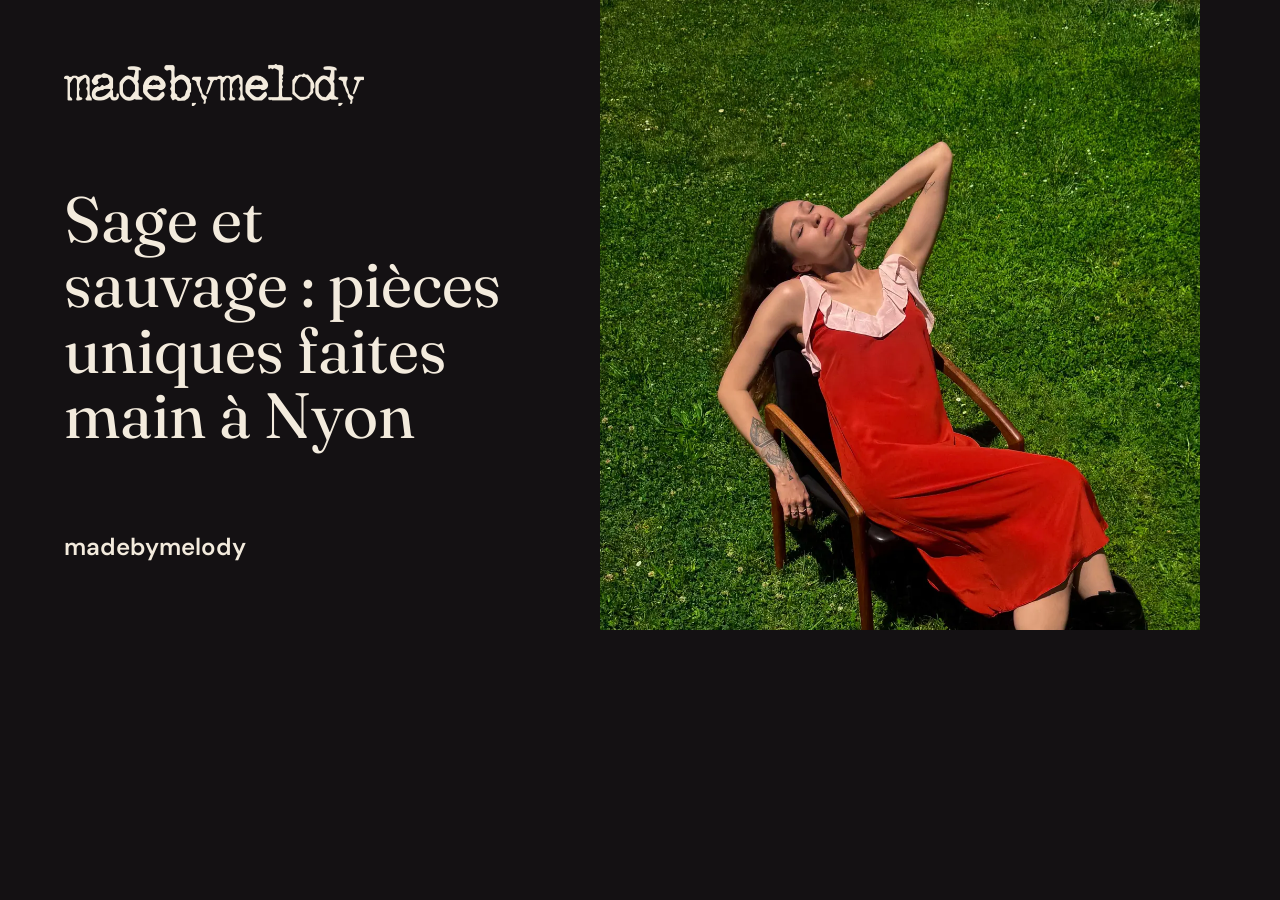
<file: _partage/accueil-fr.html>
<!doctype html>
<html lang="fr"><head><meta charset="utf-8">
<link rel="stylesheet" href="/assets/css/socle.css"><link rel="stylesheet" href="/assets/css/site.css">
<style>:root{--fond:#141113;--texte:#f3ebdd}
html,body{margin:0;width:1200px;height:630px;overflow:hidden;background:var(--fond);color:var(--texte)}
.carte{display:grid;grid-template-columns:1fr 1fr;width:1200px;height:630px}
.carte-texte{display:flex;flex-direction:column;justify-content:space-between;padding:64px}
.carte-texte img{width:300px;height:auto}
.carte-titre{font-family:var(--police-titres);font-size:64px;line-height:1.02;margin:0;text-wrap:balance}
.carte-nom{font-size:24px;font-weight:600;margin:0}
.carte-image{background:center/cover no-repeat}</style>
</head><body>
<div class="carte">
  <div class="carte-texte">
    <img src="/assets/images/logo-creme.png" alt="">
    <p class="carte-titre">Sage et sauvage : pièces uniques faites main à Nyon</p>
    <p class="carte-nom">madebymelody</p>
  </div>
  <div class="carte-image" style="background-image:url('/assets/images/site/etiquette-b-1200.webp')"></div>
</div>
</body></html>
</file>
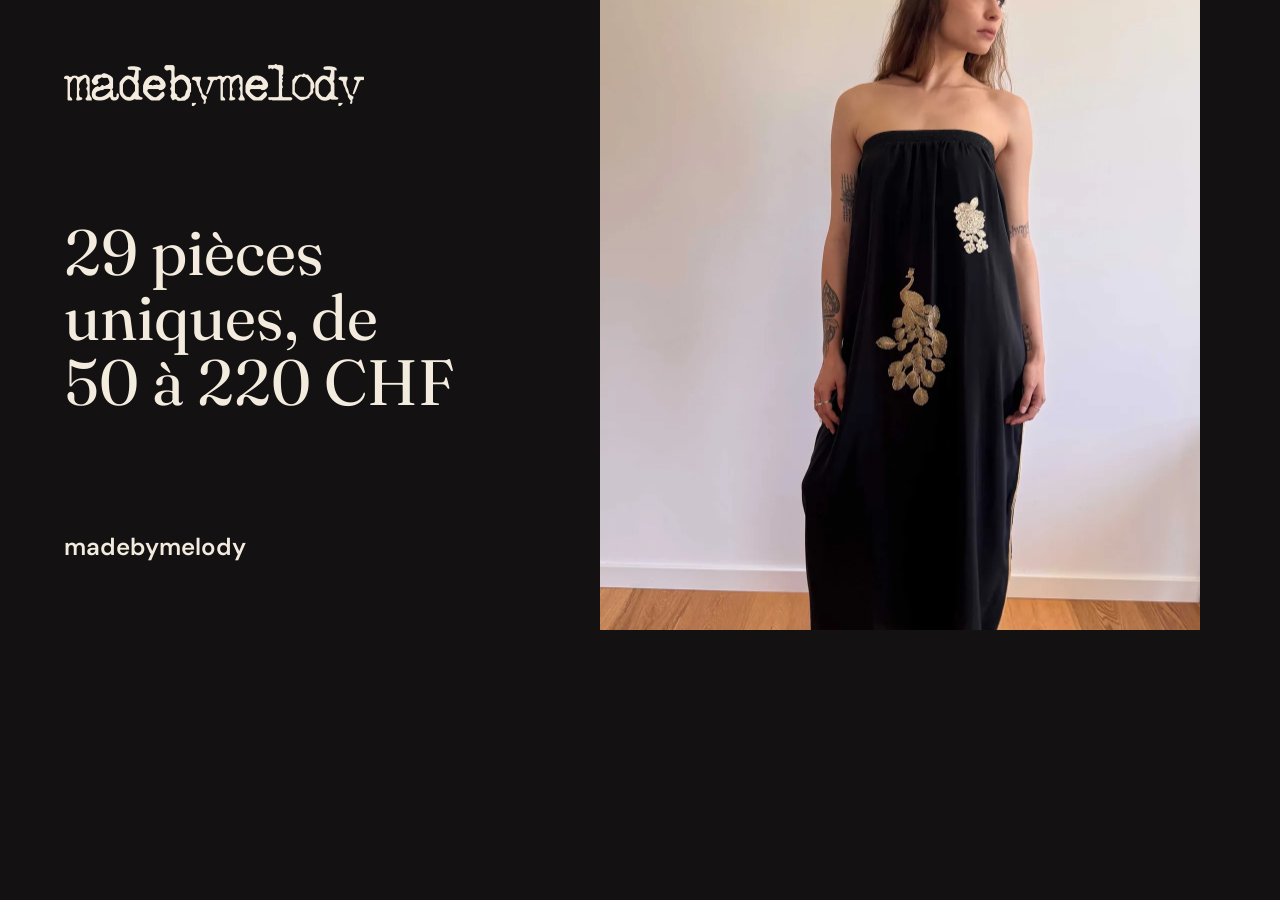
<file: _partage/boutique-fr.html>
<!doctype html>
<html lang="fr"><head><meta charset="utf-8">
<link rel="stylesheet" href="/assets/css/socle.css"><link rel="stylesheet" href="/assets/css/site.css">
<style>:root{--fond:#141113;--texte:#f3ebdd}
html,body{margin:0;width:1200px;height:630px;overflow:hidden;background:var(--fond);color:var(--texte)}
.carte{display:grid;grid-template-columns:1fr 1fr;width:1200px;height:630px}
.carte-texte{display:flex;flex-direction:column;justify-content:space-between;padding:64px}
.carte-texte img{width:300px;height:auto}
.carte-titre{font-family:var(--police-titres);font-size:64px;line-height:1.02;margin:0;text-wrap:balance}
.carte-nom{font-size:24px;font-weight:600;margin:0}
.carte-image{background:center/cover no-repeat}</style>
</head><body>
<div class="carte">
  <div class="carte-texte">
    <img src="/assets/images/logo-creme.png" alt="">
    <p class="carte-titre">29 pièces uniques, de 50 à 220 CHF</p>
    <p class="carte-nom">madebymelody</p>
  </div>
  <div class="carte-image" style="background-image:url('/assets/images/pieces/peacock-1-1200.webp')"></div>
</div>
</body></html>
</file>
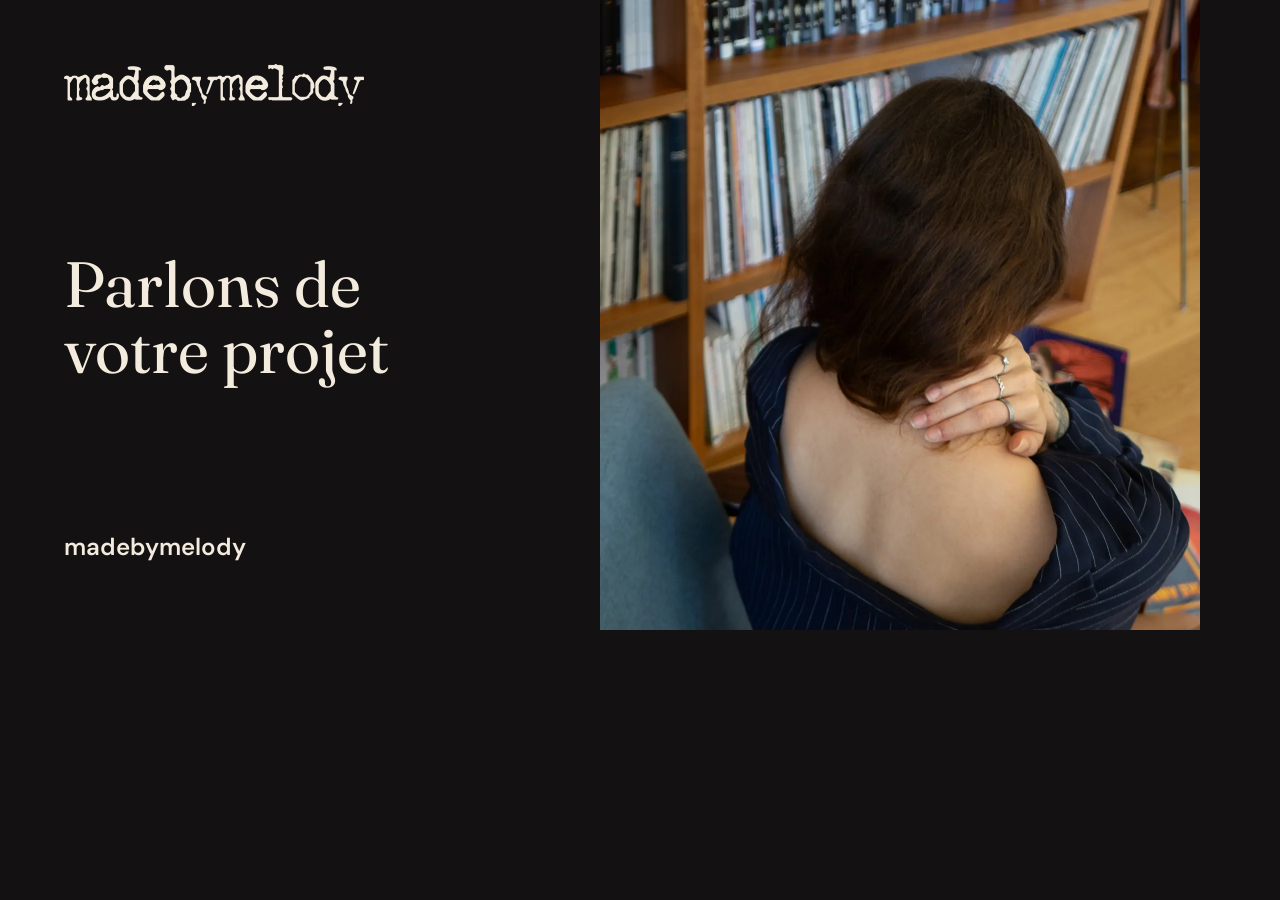
<file: _partage/contact-fr.html>
<!doctype html>
<html lang="fr"><head><meta charset="utf-8">
<link rel="stylesheet" href="/assets/css/socle.css"><link rel="stylesheet" href="/assets/css/site.css">
<style>:root{--fond:#141113;--texte:#f3ebdd}
html,body{margin:0;width:1200px;height:630px;overflow:hidden;background:var(--fond);color:var(--texte)}
.carte{display:grid;grid-template-columns:1fr 1fr;width:1200px;height:630px}
.carte-texte{display:flex;flex-direction:column;justify-content:space-between;padding:64px}
.carte-texte img{width:300px;height:auto}
.carte-titre{font-family:var(--police-titres);font-size:64px;line-height:1.02;margin:0;text-wrap:balance}
.carte-nom{font-size:24px;font-weight:600;margin:0}
.carte-image{background:center/cover no-repeat}</style>
</head><body>
<div class="carte">
  <div class="carte-texte">
    <img src="/assets/images/logo-creme.png" alt="">
    <p class="carte-titre">Parlons de votre projet</p>
    <p class="carte-nom">madebymelody</p>
  </div>
  <div class="carte-image" style="background-image:url('/assets/images/pieces/javanaise-1-1200.webp')"></div>
</div>
</body></html>
</file>
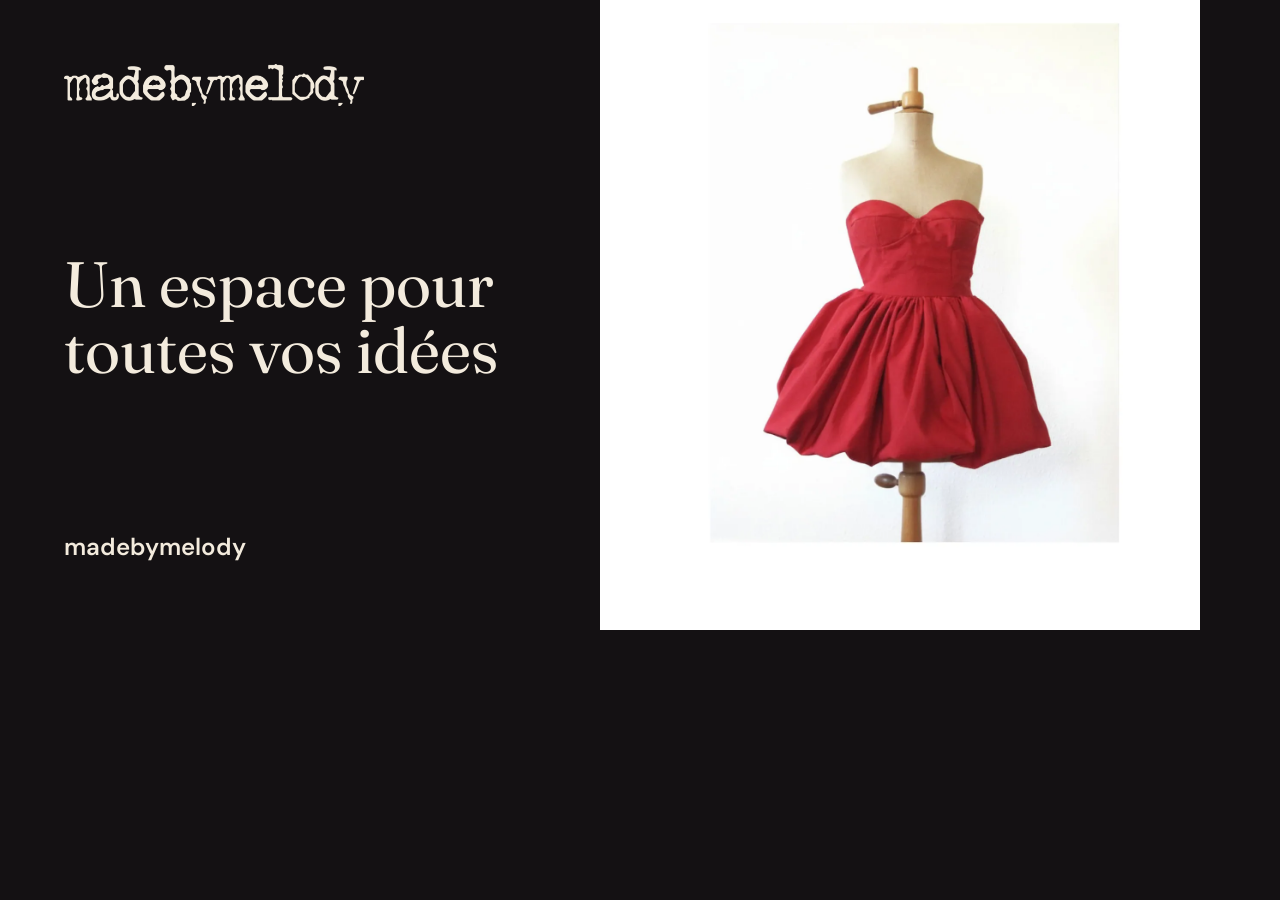
<file: _partage/sur-mesure-fr.html>
<!doctype html>
<html lang="fr"><head><meta charset="utf-8">
<link rel="stylesheet" href="/assets/css/socle.css"><link rel="stylesheet" href="/assets/css/site.css">
<style>:root{--fond:#141113;--texte:#f3ebdd}
html,body{margin:0;width:1200px;height:630px;overflow:hidden;background:var(--fond);color:var(--texte)}
.carte{display:grid;grid-template-columns:1fr 1fr;width:1200px;height:630px}
.carte-texte{display:flex;flex-direction:column;justify-content:space-between;padding:64px}
.carte-texte img{width:300px;height:auto}
.carte-titre{font-family:var(--police-titres);font-size:64px;line-height:1.02;margin:0;text-wrap:balance}
.carte-nom{font-size:24px;font-weight:600;margin:0}
.carte-image{background:center/cover no-repeat}</style>
</head><body>
<div class="carte">
  <div class="carte-texte">
    <img src="/assets/images/logo-creme.png" alt="">
    <p class="carte-titre">Un espace pour toutes vos idées</p>
    <p class="carte-nom">madebymelody</p>
  </div>
  <div class="carte-image" style="background-image:url('/assets/images/site/robe-sur-mesure-1400.webp')"></div>
</div>
</body></html>
</file>
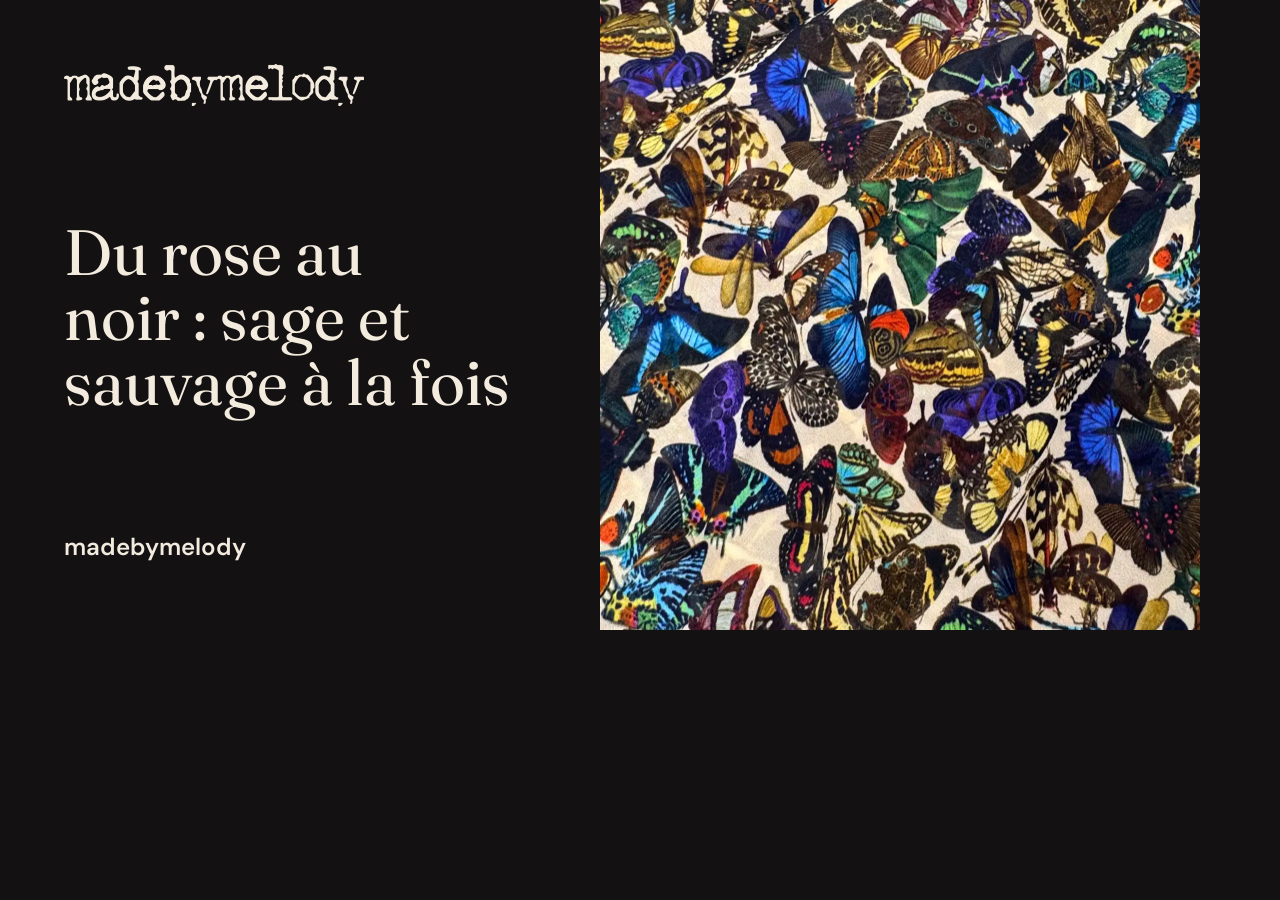
<file: _partage/univers-fr.html>
<!doctype html>
<html lang="fr"><head><meta charset="utf-8">
<link rel="stylesheet" href="/assets/css/socle.css"><link rel="stylesheet" href="/assets/css/site.css">
<style>:root{--fond:#141113;--texte:#f3ebdd}
html,body{margin:0;width:1200px;height:630px;overflow:hidden;background:var(--fond);color:var(--texte)}
.carte{display:grid;grid-template-columns:1fr 1fr;width:1200px;height:630px}
.carte-texte{display:flex;flex-direction:column;justify-content:space-between;padding:64px}
.carte-texte img{width:300px;height:auto}
.carte-titre{font-family:var(--police-titres);font-size:64px;line-height:1.02;margin:0;text-wrap:balance}
.carte-nom{font-size:24px;font-weight:600;margin:0}
.carte-image{background:center/cover no-repeat}</style>
</head><body>
<div class="carte">
  <div class="carte-texte">
    <img src="/assets/images/logo-creme.png" alt="">
    <p class="carte-titre">Du rose au noir : sage et sauvage à la fois</p>
    <p class="carte-nom">madebymelody</p>
  </div>
  <div class="carte-image" style="background-image:url('/assets/images/pieces/supernature-4-1200.webp')"></div>
</div>
</body></html>
</file>
<file: assets/css/socle.css>
/* Socle : règles communes à toutes les maquettes. Le style du projet va dans site.css.
   Les couleurs et polices du projet se règlent par les variables ci-dessous (redéfinies dans site.css). */
:root {
  --police-titres: Georgia, 'Times New Roman', serif;
  --police-texte: system-ui, -apple-system, 'Segoe UI', Roboto, sans-serif;
  --accent: #b3361f;
  --texte-doux: color-mix(in srgb, var(--texte) 78%, var(--fond));
  --ligne: color-mix(in srgb, var(--texte) 18%, var(--fond));
  --gouttiere: clamp(16px, 4vw, 48px);
  --largeur: 1240px;
  --rayon: 6px;
  --duree: .7s;
  --courbe: cubic-bezier(.22, 1, .36, 1);
}

*, *::before, *::after { box-sizing: border-box; }
html { -webkit-text-size-adjust: 100%; text-size-adjust: 100%; }
body {
  font-family: var(--police-texte); font-size: clamp(1rem, .96rem + .2vw, 1.125rem); line-height: 1.6;
  padding-bottom: var(--barres-h); overflow-x: clip;
}
img, picture, video, canvas, svg { display: block; max-width: 100%; }
img, video { height: auto; }
h1, h2, h3, h4 { font-family: var(--police-titres); line-height: 1.08; margin: 0 0 .5em; text-wrap: balance; font-weight: 600; }
p, li, dd, figcaption { text-wrap: pretty; }
p { margin: 0 0 1em; }
a { color: inherit; }
a[href^="mailto:"] { overflow-wrap: anywhere; }
button, input, select, textarea { font: inherit; color: inherit; }
button { cursor: pointer; }
:where(a, button, input, select, textarea, summary, [tabindex]) { -webkit-tap-highlight-color: transparent; }
:focus { outline: none; }
:focus-visible { outline: 3px solid var(--accent); outline-offset: 3px; border-radius: 2px; }
[id] { scroll-margin-top: calc(var(--entete-h) + 12px); scroll-margin-bottom: calc(var(--barres-h) + 12px); }
[hidden] { display: none !important; }

.visuellement-cache {
  position: absolute !important; width: 1px; height: 1px; padding: 0; margin: -1px;
  overflow: hidden; clip: rect(0 0 0 0); white-space: nowrap; border: 0;
}
.evitement {
  position: fixed; left: 12px; top: 12px; z-index: 1000; padding: 12px 16px; background: var(--texte); color: var(--fond);
  transform: translateY(-160%); text-decoration: none;
}
.evitement:focus-visible { transform: none; }
.conteneur { width: min(100% - 2 * var(--gouttiere), var(--largeur)); margin-inline: auto; }
.chiffres { font-variant-numeric: tabular-nums; }

/* Boutons : zones tactiles d'au moins 44 px. */
.bouton {
  display: inline-flex; align-items: center; justify-content: center; gap: .5em;
  min-height: 48px; min-width: 44px; padding: .7em 1.4em; border-radius: 999px;
  background: var(--accent); color: var(--fond); text-decoration: none; font-weight: 600; border: 0;
  line-height: 1.2; text-align: center;
}
.bouton--contour { background: transparent; color: inherit; box-shadow: inset 0 0 0 2px currentColor; }
.bouton[disabled] { opacity: .55; cursor: not-allowed; }

/* Apparitions : cachées par le style critique jusqu'à .vu, jamais recachées. */
html.js:not(.calme):not(.secours):not([data-arrivee="retour"]) [data-anime]:not([data-anime="gsap"]) {
  transform: translate3d(0, 1.2rem, 0);
  transition: opacity var(--duree) var(--courbe) var(--delai, 0s), transform var(--duree) var(--courbe) var(--delai, 0s);
}
html.js:not(.calme):not(.secours):not([data-arrivee="retour"]) [data-anime]:not([data-anime="gsap"]).vu { transform: none; }

/* Bibliothèque d'effets (effets.js). Apparitions : le bloc lui-même ne glisse pas, ce sont ses parties qui arrivent.
   Mêmes conditions que les apparitions : en mode calme, en secours, au retour et sans JavaScript, état final direct.
   Les transitions ne valent que pendant l'arrivée (.fx-fini ensuite) : celles du projet reprennent la main. */
html.js:not(.calme):not(.secours):not([data-arrivee="retour"]) :is([data-anime="lignes"], [data-anime="mots"], [data-anime="cascade"]):not([data-anime="gsap"]) {
  transform: none; transition: opacity .25s linear var(--delai, 0s);
}
/* Masques des lignes : découpe par clip-path, débordante en haut et sur les côtés (accents), un peu en bas (jambages),
   au lieu d'un overflow et de marges : la mise en page ne change pas d'un pixel pendant la découpe. La ligne part
   d'assez bas (135 %) pour rester invisible malgré le débord du bas. */
.fx-ligne-mask { overflow: visible !important; clip-path: inset(-.4em -.6em -.2em -.6em); }
html.js:not(.calme):not(.secours):not([data-arrivee="retour"]) [data-anime="lignes"] .fx-ligne {
  transform: translate3d(0, 135%, 0); transition: transform 1s var(--courbe) calc(var(--delai, 0s) + var(--i, 0) * 90ms);
}
html.js:not(.calme):not(.secours):not([data-arrivee="retour"]) [data-anime="lignes"].vu .fx-ligne { transform: none; }
html.js:not(.calme):not(.secours):not([data-arrivee="retour"]) [data-anime="mots"] .fx-mot {
  opacity: 0; transform: translate3d(0, .5em, 0);
  transition: opacity .6s var(--courbe) calc(var(--delai, 0s) + var(--i, 0) * 35ms), transform .7s var(--courbe) calc(var(--delai, 0s) + var(--i, 0) * 35ms);
}
html.js:not(.calme):not(.secours):not([data-arrivee="retour"]) [data-anime="mots"].vu .fx-mot { opacity: 1; transform: none; }
html.js:not(.calme):not(.secours):not([data-arrivee="retour"]) [data-anime="cascade"] > * { opacity: 0; transform: translate3d(0, 1.8rem, 0); }
html.js:not(.calme):not(.secours):not([data-arrivee="retour"]) [data-anime="cascade"]:not(.fx-fini) > * {
  transition: opacity .7s var(--courbe) calc(var(--delai, 0s) + var(--i, 0) * 80ms), transform .9s var(--courbe) calc(var(--delai, 0s) + var(--i, 0) * 80ms);
}
html.js:not(.calme):not(.secours):not([data-arrivee="retour"]) [data-anime="cascade"].vu > * { opacity: 1; transform: none; }
/* Rideau : règle aussi précise que celle des apparitions (sinon sa transition de découpe serait écrasée). */
html.js:not(.calme):not(.secours):not([data-arrivee="retour"]) [data-anime="rideau"]:not([data-anime="gsap"]) {
  transform: none; clip-path: inset(0 0 100% 0);
}
html.js:not(.calme):not(.secours):not([data-arrivee="retour"]) [data-anime="rideau"]:not([data-anime="gsap"]):not(.fx-fini) {
  transition: opacity .25s linear var(--delai, 0s), clip-path 1.2s cubic-bezier(.77, 0, .18, 1) var(--delai, 0s);
}
html.js:not(.calme):not(.secours):not([data-arrivee="retour"]) [data-anime="rideau"]:not([data-anime="gsap"]).vu { clip-path: inset(0 0 0 0); }
html.js:not(.calme):not(.secours):not([data-arrivee="retour"]) [data-anime="rideau"]:not([data-fx]) > :is(picture, video) { transform: scale(1.14); }
html.js:not(.calme):not(.secours):not([data-arrivee="retour"]) [data-anime="rideau"]:not([data-fx]):not(.fx-fini) > :is(picture, video) { transition: transform 1.6s var(--courbe) var(--delai, 0s); }
html.js:not(.calme):not(.secours):not([data-arrivee="retour"]) [data-anime="rideau"].vu:not([data-fx]) > :is(picture, video) { transform: none; }
/* Effets liés au défilement : l'image déplacée par GSAP n'a aucune transition CSS (une seule source par propriété). */
[data-fx="parallaxe"] > :is(picture, video, img), [data-fx="zoom"] > :is(picture, video, img) { transition: none; }
/* WebGL « onde » : le canvas, calé sur l'image, n'est visible que pendant le mouvement ; au repos, l'image d'origine, nette. */
[data-fx="onde"] { position: relative; }
.fx-onde { position: absolute; left: 0; top: 0; width: 100%; height: 100%; pointer-events: none; opacity: 0; transition: opacity .3s linear; }
.fx-onde--actif { opacity: 1; transition-duration: .12s; }
/* Effets au survol : au premier survol, GSAP prend la main sur la transformation (classe fx-survol) :
   plus aucune transition CSS sur transform pour cet élément. */
.fx-survol { transition-property: opacity, color, background-color, border-color, box-shadow !important; }

/* Mode calme : tout est coupé, le contenu reste complet. */
html.calme *, html.calme *::before, html.calme *::after {
  animation-duration: 0s !important; animation-iteration-count: 1 !important; transition: none !important; scroll-behavior: auto !important;
}
html.calme [data-boucle-css] * , html.calme [data-boucle-css] { animation: none !important; }
[data-boucle-css].hors-ecran, [data-boucle-css].hors-ecran *, [data-boucle-css].en-pause, [data-boucle-css].en-pause * { animation-play-state: paused !important; }

/* En-tête : opaque, jamais coupé, se cache en descendant. */
[data-entete] {
  position: fixed; inset: 0 0 auto; z-index: 800; background: var(--fond);
  border-bottom: 1px solid var(--ligne); transition: transform .35s var(--courbe);
}
html.entete-cache [data-entete], html.scene-sans-entete:not(.menu-ouvert) [data-entete] { transform: translateY(-100%); }
.entete-rangee {
  display: flex; align-items: center; gap: clamp(8px, 2vw, 28px);
  min-height: 64px; padding: 8px var(--gouttiere); max-width: calc(var(--largeur) + 2 * var(--gouttiere)); margin-inline: auto;
}
.entete-logo { display: inline-flex; align-items: center; gap: .6em; min-height: 44px; text-decoration: none; font-weight: 700; flex: none; }
.entete-logo img { width: 36px; height: 36px; }
[data-nav] { flex: 1 1 auto; min-width: 0; display: flex; justify-content: flex-end; }
[data-nav] ul { display: flex; gap: clamp(12px, 2vw, 28px); list-style: none; margin: 0; padding: 0; min-width: 0; overflow: hidden; white-space: nowrap; }
[data-nav] a { display: inline-flex; align-items: center; min-height: 44px; text-decoration: none; }
[data-nav] a[aria-current] { text-decoration: underline; text-underline-offset: .35em; text-decoration-thickness: 2px; }
.entete-actions { display: flex; align-items: center; gap: 8px; flex: none; }
.entete-actions .bouton { min-height: 44px; padding-inline: 1.1em; }
.entete-langue { display: inline-flex; align-items: center; justify-content: center; min-width: 44px; min-height: 44px; text-decoration: none; font-weight: 600; text-transform: uppercase; }
[data-menu-bouton] { display: none; min-height: 44px; min-width: 44px; padding: 0 14px; border: 0; border-radius: 999px; background: var(--texte); color: var(--fond); font-weight: 600; }
html:not(.js) [data-nav] ul { flex-wrap: wrap; white-space: normal; }
html.nav-compacte [data-nav] { display: none; }
html.nav-compacte [data-menu-bouton] { display: inline-flex; align-items: center; }
html.nav-compacte .entete-actions { margin-left: auto; }
@media (max-width: 520px) { .entete-actions .bouton { display: none; } }

/* Menu : plein écran, liens qui arrivent l'un après l'autre. */
[data-menu] {
  position: fixed; inset: 0; z-index: 790; background: var(--menu-fond, var(--fond)); overflow-y: auto; overscroll-behavior: contain;
  padding: calc(var(--entete-h) + 24px) var(--gouttiere) calc(32px + var(--barres-h));
  visibility: hidden; opacity: 0; transition: opacity .3s var(--courbe), visibility 0s .3s;
}
html.menu-ouvert [data-menu] { visibility: visible; opacity: 1; transition: opacity .3s var(--courbe); }
html.menu-ouvert [data-entete] { transform: none; }
[data-menu] ul { list-style: none; margin: 0 0 32px; padding: 0; }
[data-menu] li { opacity: 0; transform: translateY(12px); transition: opacity .4s var(--courbe), transform .4s var(--courbe); transition-delay: calc(var(--i, 0) * 50ms + 80ms); }
html.menu-ouvert [data-menu] li { opacity: 1; transform: none; }
[data-menu] .menu-lien { display: flex; align-items: center; min-height: 52px; font-family: var(--police-titres); font-size: clamp(1.6rem, 7vw, 2.6rem); text-decoration: none; }
[data-menu] .menu-lien[aria-current] { color: var(--accent); }

/* Voile de transition (état de départ dans le style critique). */
[data-voile] { display: grid; place-items: center; color: var(--fond); }
.voile-contenu { display: grid; justify-items: center; gap: 12px; text-align: center; padding: var(--gouttiere); }
.voile-contenu img { width: 56px; height: 56px; }
[data-voile-libelle] { font-family: var(--police-titres); font-size: clamp(1.6rem, 5vw, 3rem); }

/* Barre fixe du téléphone : action principale et contact rapide. */
[data-barre-fixe] {
  position: fixed; inset: auto 0 0; z-index: 780; display: none; gap: 8px;
  padding: 8px var(--gouttiere) calc(8px + env(safe-area-inset-bottom)); background: var(--fond); border-top: 1px solid var(--ligne);
  transition: transform .3s var(--courbe);
}
[data-barre-fixe] .bouton { flex: 1; min-height: 48px; }
[data-barre-fixe].barre-masquee { transform: translateY(110%); }
@media (max-width: 760px) { [data-barre-fixe] { display: flex; } }

/* Écrans plein cadre et sections épinglées : tout tient dans la partie visible. */
.ecran {
  min-height: 100vh; min-height: 100svh; display: flex; flex-direction: column;
  padding-top: calc(var(--entete-h) + 16px); padding-bottom: calc(var(--barres-h) + 16px);
}
.ecran.epingle { height: 100vh; height: 100svh; min-height: 0; }
.ecran .piste { flex: 1 1 auto; min-height: 0; max-height: 820px; }

/* Médias : cadrage réglé par --cadrage (object-position), mention des illustrations générées. */
.media { position: relative; margin: 0; overflow: hidden; border-radius: var(--rayon); background: color-mix(in srgb, var(--texte) 8%, var(--fond)); } /* jamais de case vide pendant le chargement */
.media picture { display: block; width: 100%; height: 100%; }
.media img, .media video { width: 100%; height: 100%; object-fit: cover; object-position: var(--cadrage, 50% 50%); }
@media (max-width: 760px) { .media img, .media video { object-position: var(--cadrage-mobile, var(--cadrage, 50% 50%)); } }
.mention-ia {
  position: absolute; right: 8px; bottom: 8px; z-index: 2; padding: 3px 8px; border-radius: 999px;
  background: rgba(0, 0, 0, .66); color: #fff; font: 600 12px/1.4 var(--police-texte); letter-spacing: .01em; pointer-events: none;
}

/* Formulaires. */
.champ { display: grid; gap: 6px; margin-bottom: 18px; }
.champ label { font-weight: 600; }
.champ input, .champ select, .champ textarea {
  min-height: 48px; padding: 10px 12px; border: 1px solid color-mix(in srgb, var(--texte) 45%, var(--fond)); border-radius: var(--rayon); background: var(--fond);
}
.champ [aria-invalid="true"] { border-color: #b00020; }
.champ-erreur { margin: 0; color: #b00020; font-size: .95rem; }
.mention-donnees { font-size: .9rem; color: var(--texte-doux); }
[data-message-envoi] { padding: 12px 16px; border-radius: var(--rayon); background: color-mix(in srgb, var(--accent) 12%, var(--fond)); }

/* Barre de lecture des pages longues. */
[data-barre-lecture] { position: fixed; left: 0; right: 0; top: var(--entete-h); height: 3px; z-index: 805; background: var(--accent); transform: scaleX(0); transform-origin: 0 50%; }
html.entete-cache [data-barre-lecture] { top: 0; }

/* Curseur personnalisé (souris uniquement, activé par data-curseur sur html). */
.curseur {
  position: fixed; left: -8px; top: -8px; z-index: 1001; width: 16px; height: 16px; border-radius: 50%;
  border: 2px solid var(--accent); pointer-events: none; opacity: 0; transition: opacity .2s, width .2s, height .2s, left .2s, top .2s;
}
html.curseur-actif .curseur { opacity: 1; }
.curseur.curseur-lien { width: 40px; height: 40px; left: -20px; top: -20px; }
.curseur.curseur-cache { opacity: 0 !important; }

/* Pied de page. */
.pied { padding: 56px 0 32px; border-top: 1px solid var(--ligne); }
.pied-grille { display: grid; gap: 32px; grid-template-columns: repeat(auto-fit, minmax(200px, 1fr)); }
.pied ul { list-style: none; margin: 0; padding: 0; }
.pied a, .pied button.lien { display: inline-flex; align-items: center; min-height: 44px; }
button.lien { background: none; border: 0; padding: 0; text-decoration: underline; text-underline-offset: .2em; }
.pied-bas { display: flex; flex-wrap: wrap; justify-content: space-between; gap: 12px; margin-top: 32px; font-size: .9rem; color: var(--texte-doux); }
</file>
<file: assets/css/site.css>
/* madebymelody : direction « Face A / Face B ». Le socle (socle.css) donne les règles communes. */

/* ---------- Polices (hébergées, préchargées, secours ajustées pour que rien ne saute) ---------- */
@font-face { font-family: 'Fraunces'; src: url('/assets/polices/fraunces-latin-full-normal.woff2') format('woff2'); font-weight: 100 900; font-style: normal; font-display: swap; }
@font-face { font-family: 'DM Sans'; src: url('/assets/polices/dm-sans-latin-wght-normal.woff2') format('woff2'); font-weight: 100 1000; font-style: normal; font-display: swap; }
@font-face { font-family: 'DM Mono'; src: url('/assets/polices/dm-mono-latin-400-normal.woff2') format('woff2'); font-weight: 400; font-display: swap; }
@font-face { font-family: 'DM Mono'; src: url('/assets/polices/dm-mono-latin-500-normal.woff2') format('woff2'); font-weight: 500; font-display: swap; }
@font-face { font-family: 'Fraunces secours'; src: local('Georgia'), local('Times New Roman'); size-adjust: 104%; ascent-override: 94%; descent-override: 24%; }
@font-face { font-family: 'DM Sans secours'; src: local('Arial'), local('Helvetica'); size-adjust: 98%; ascent-override: 98%; descent-override: 28%; }

:root {
  --noir: #141113; --noir-2: #1e1a1c; --creme: #f3ebdd; --rose: #f4c6cf; --rose-2: #ecaebb; --cerise: #b30e29; --cerise-vive: #c8102e; --or: #c9a24a; --kraft: #b98c5f;
  --police-titres: 'Fraunces', 'Fraunces secours', Georgia, serif;
  --police-texte: 'DM Sans', 'DM Sans secours', Arial, sans-serif;
  --police-mono: 'DM Mono', ui-monospace, Menlo, Consolas, monospace;
  --accent: var(--rose);
  --rayon: 4px;
  --largeur: 1280px;
  --sage: "SOFT" 100, "WONK" 0;
  --sauvage: "SOFT" 0, "WONK" 1;
}
body { background: var(--noir); color: var(--creme); }
h1, h2, h3 { font-weight: 400; font-variation-settings: var(--sage); letter-spacing: -.01em; }
h2 { font-size: clamp(2.2rem, 1.4rem + 3.4vw, 4.6rem); }
.kicker { margin: 0 0 .9em; font: 500 .8rem/1.3 var(--police-mono); letter-spacing: .18em; text-transform: uppercase; opacity: .85; }
.note { font-size: .9rem; opacity: .85; }
.lien-fleche { display: inline-flex; align-items: center; gap: .5em; min-height: 44px; font-weight: 600; text-decoration: none; border-bottom: 1px solid currentColor; }
.lien-fleche::after { content: '→'; transition: transform .3s var(--courbe); }
.lien-fleche:hover::after { transform: translateX(4px); }
.lien-externe { min-height: 44px; display: inline-flex; align-items: center; }
.indice-tactile { display: none; }
@media (hover: none) { .indice-tactile { display: inline; font: 500 .8rem var(--police-mono); letter-spacing: .1em; text-transform: uppercase; } }

/* Thèmes de section : chaque section redéfinit fond et texte (boutons et médias suivent). */
.theme-creme { --fond: var(--creme); --texte: var(--noir); --accent: var(--cerise); background: var(--creme); color: var(--noir); }
.theme-rose { --fond: var(--rose); --texte: var(--noir); --accent: var(--cerise); background: var(--rose); color: var(--noir); }
.theme-cerise { --fond: var(--cerise); --texte: var(--creme); --accent: var(--creme); background: var(--cerise); color: var(--creme); }
.theme-noir { --fond: var(--noir); --texte: var(--creme); background: var(--noir); color: var(--creme); }

/* Boutons. */
.bouton { font-family: var(--police-texte); letter-spacing: .01em; }
.bouton--rose { background: var(--rose); color: var(--noir); }
.bouton--noir { background: var(--noir); color: var(--creme); }
.bouton--creme { background: var(--creme); color: var(--noir); }
.bouton--contour { background: transparent; color: inherit; }
.bouton:hover { filter: brightness(1.06); }

/* ---------- En-tête, menu, curseur ---------- */
[data-entete] { background: var(--noir); color: var(--creme); border-bottom-color: #2c2629; }
.entete-logo img { width: clamp(132px, 12vw, 176px); height: auto; }
[data-nav] a { font-weight: 500; }
[data-nav] a[aria-current] { text-decoration-color: var(--rose); }
[data-menu-bouton] { background: var(--creme); color: var(--noir); }
[data-menu] { color: var(--creme); }
[data-menu] li { display: flex; align-items: baseline; gap: 14px; }
.menu-num { font: 500 .85rem var(--police-mono); color: var(--rose); }
[data-menu] .menu-lien[aria-current] { color: var(--rose); }
.menu-actions { display: flex; flex-wrap: wrap; gap: 10px; }
.curseur { border-color: var(--rose); border-width: 2px; background: radial-gradient(circle, var(--rose) 0 2px, transparent 3px); }

/* ---------- Intro : la platine (panneau visible dès la première image) ---------- */
.ouverture-panneau { --trou: -2px; place-content: center; background: var(--noir); color: var(--creme);
  -webkit-mask: radial-gradient(circle at var(--cx, 50%) var(--cy, 50%), transparent var(--trou), #000 calc(var(--trou) + 1px));
          mask: radial-gradient(circle at var(--cx, 50%) var(--cy, 50%), transparent var(--trou), #000 calc(var(--trou) + 1px)); }
.platine { position: relative; width: min(58vmin, 520px); aspect-ratio: 1; }
.platine-disque { position: absolute; inset: 0; }
.intro-disque { width: 100%; height: 100%; }
.platine-bras { position: absolute; width: 26%; right: -16%; top: -12%; transform-origin: 80% 10%; transform: rotate(26deg); overflow: visible; }
.intro-face { position: absolute; left: 50%; bottom: -14%; transform: translateX(-50%); margin: 0; font: 500 clamp(.8rem, 1.4vmin, 1rem) var(--police-mono); letter-spacing: .3em; color: var(--rose); text-transform: uppercase; }
.intro-passer { position: absolute; left: 0; right: 0; bottom: max(24px, env(safe-area-inset-bottom)); margin: 0; text-align: center; font: 500 12px var(--police-mono); letter-spacing: .14em; text-transform: uppercase; opacity: .6; }
@media (hover: hover) and (pointer: fine) { .intro-passer { display: none; } }

/* Disque SVG commun (intro, voile, bac, pied). */
.disque-svg { overflow: visible; }
.disque-vinyle { fill: #0c0b0c; stroke: #2a2427; stroke-width: .6; }
.disque-sillons circle { fill: none; stroke: #242022; stroke-width: .7; }
.disque-reflet { fill: rgba(244, 198, 207, .08); }
.disque-etiquette { fill: var(--rose); }
.disque-trou { fill: var(--noir); }
.disque-texte { font: 500 6.2px var(--police-mono); letter-spacing: 1.2px; fill: var(--noir); }
.bras-pivot { fill: #2b2629; stroke: #6d6265; stroke-width: 1.5; }
.bras-axe { fill: var(--or); }
.bras-tige { fill: none; stroke: #c9bfb8; stroke-width: 4; stroke-linecap: round; }
.bras-tete { fill: var(--or); }

/* Voile de transition : panneau rose, étiquette qui tourne avec le nom de la page. */
[data-voile] { background: var(--rose); color: var(--noir); }
/* Voile en iris (socle/iris.js) : le trou s'ouvre depuis l'objet d'ouverture de la page. */
[data-voile].iris-ouvre {
  -webkit-mask: radial-gradient(circle at var(--cx, 50%) var(--cy, 50%), transparent var(--trou, -2px), #000 calc(var(--trou, -2px) + 1px));
          mask: radial-gradient(circle at var(--cx, 50%) var(--cy, 50%), transparent var(--trou, -2px), #000 calc(var(--trou, -2px) + 1px)); }
.voile-disque { width: min(34vmin, 260px); height: auto; animation: tourne 1.8s linear infinite; }
.voile-disque .disque-etiquette { fill: var(--cerise); }
[data-voile-libelle] { font-family: var(--police-titres); font-variation-settings: var(--sauvage); font-weight: 700; font-size: clamp(2rem, 6vw, 4.2rem); }
@keyframes tourne { to { transform: rotate(360deg); } }

/* ---------- Accueil : le disque ---------- */
.hero-disque { position: relative; min-height: 100vh; min-height: 100svh; overflow: hidden; background: var(--noir); isolation: isolate; }
.hero-fond { position: absolute; inset: 0; z-index: -1; border-radius: 0; background: var(--noir); }
.hero-fond::after { content: ''; position: absolute; inset: 0; background: linear-gradient(180deg, rgba(20,17,19,.55) 0, rgba(20,17,19,0) 30%, rgba(20,17,19,0) 60%, rgba(20,17,19,.75) 100%); }
.hero-scene {
  --d: min(54svh, 38vw, 600px);
  min-height: 100vh; min-height: 100svh; display: grid; align-items: center; justify-items: center;
  grid-template-columns: 1fr var(--d) 1fr; grid-template-rows: 1fr auto;
  grid-template-areas: "a disque b" "bas bas bas";
  column-gap: clamp(16px, 3vw, 48px); padding: calc(var(--entete-h) + 20px) var(--gouttiere) calc(var(--barres-h) + 24px);
}
.hero-titre { display: contents; }
.hero-mot { font-family: var(--police-titres); font-size: clamp(2.6rem, min(6.6vw, 11vh), 7.6rem); line-height: .98; color: var(--creme); }
.hero-mot--a { grid-area: a; justify-self: end; text-align: right; font-variation-settings: var(--sage); font-weight: 300; font-style: normal; }
.hero-mot--b { grid-area: b; justify-self: start; text-align: left; font-variation-settings: var(--sauvage); font-weight: 800; color: var(--rose); }
.ligne-masque { display: block; overflow: hidden; padding-block: .12em; margin-block: -.12em; }
.hero-ligne { display: block; }
.vinyle { grid-area: disque; position: relative; width: var(--d); aspect-ratio: 1; }
.vinyle-css, .vinyle-gl { position: absolute; inset: 0; width: 100%; height: 100%; border-radius: 50%; }
.vinyle-gl { opacity: 0; }
.vinyle.gl-pret .vinyle-gl { opacity: 1; }
.vinyle.gl-pret .vinyle-css { visibility: hidden; }
.vinyle-tourne { position: absolute; inset: 0; border-radius: 50%; box-shadow: 0 30px 80px rgba(0,0,0,.6), 0 0 0 1px #2a2427;
  background: repeating-radial-gradient(circle at 50% 50%, #121012 0 1.4px, #0a090a 1.4px 2.8px); }
.vinyle-sillons { position: absolute; inset: 0; border-radius: 50%; background: conic-gradient(from 20deg, transparent 0 8%, rgba(244,198,207,.12) 12%, transparent 18% 50%, rgba(244,198,207,.1) 62%, transparent 68%); }
.vinyle-etiquette { position: absolute; inset: 27%; border-radius: 50%; overflow: hidden; box-shadow: 0 0 0 3px var(--rose); }
.vinyle-etiquette .media { position: absolute; inset: 0; border-radius: 0; }
.vinyle-etiquette .etiquette-b { opacity: 0; }
.vinyle.face-b .vinyle-etiquette .etiquette-b { opacity: 1; }
.vinyle-trou { position: absolute; left: 50%; top: 50%; width: 2.2%; aspect-ratio: 1; border-radius: 50%; background: var(--noir); transform: translate(-50%, -50%); box-shadow: 0 0 0 2px #c9bfb8; }
.vinyle-reflet { position: absolute; inset: 0; border-radius: 50%; pointer-events: none; background: conic-gradient(from 300deg, transparent 0 10%, rgba(255,255,255,.09) 14%, transparent 20% 60%, rgba(255,255,255,.06) 66%, transparent 72%); }
.vinyle-bras { position: absolute; width: 28%; right: -18%; top: -14%; transform-origin: 80% 10%; overflow: visible; pointer-events: none; }
.vinyle-face { position: absolute; left: -6%; bottom: 2%; margin: 0; padding: .45em .9em; border: 2px solid var(--rose); border-radius: 999px; color: var(--rose); font: 500 clamp(.75rem, 1.1vw, .95rem) var(--police-mono); letter-spacing: .22em; text-transform: uppercase; transform: rotate(-10deg); background: rgba(20,17,19,.75); }
.vinyle-face b { font-weight: 500; }
/* Disque scratchable : on l'attrape à la main ; le défilement vertical reste libre sur téléphone. */
html.js:not(.calme) .vinyle { cursor: grab; touch-action: pan-y; -webkit-user-select: none; user-select: none; }
html.js:not(.calme) .vinyle.est-tenu { cursor: grabbing; }
.vinyle-indice { position: absolute; right: -10%; bottom: 4%; display: none; align-items: center; gap: .5em; margin: 0; padding: .45em .8em; border-radius: 999px;
  background: var(--creme); color: var(--noir); font: 500 clamp(.75rem, .95vw, .82rem) var(--police-mono); letter-spacing: .14em; text-transform: uppercase;
  transform: rotate(6deg); transition: opacity .5s var(--courbe), transform .5s var(--courbe); pointer-events: none; }
.vinyle-indice svg { width: 1.3em; height: 1.3em; fill: none; stroke: currentColor; stroke-width: 2.4; stroke-linecap: round; stroke-linejoin: round; }
html.js:not(.calme) .vinyle-indice { display: inline-flex; }
.vinyle-indice.est-vu { opacity: 0; transform: rotate(6deg) translateY(8px); }
@media (max-width: 760px) { .vinyle-indice { right: -4%; bottom: -4%; } }
.hero-bas { grid-area: bas; display: grid; justify-items: center; text-align: center; gap: 12px; max-width: 46rem; }
.hero-texte { margin: 0; font-size: clamp(1rem, .95rem + .3vw, 1.2rem); color: var(--creme); }
.hero-actions { display: flex; flex-wrap: wrap; justify-content: center; gap: 10px 14px; margin: 0; }
.hero-info { margin: 0; font: 500 .85rem var(--police-mono); letter-spacing: .12em; text-transform: uppercase; color: var(--rose); }
.hero-disque .mention-ia { bottom: calc(var(--barres-h) + 8px); }
@media (max-width: 760px) {
  .hero-scene { --d: min(76vw, 40svh); grid-template-columns: 1fr; grid-template-rows: auto auto auto auto; grid-template-areas: "a" "b" "disque" "bas"; align-content: center; row-gap: 6px; }
  .hero-mot { font-size: clamp(2.5rem, 13vw, 4.2rem); }
  .hero-mot--a { justify-self: start; margin-left: 4vw; }
  .hero-mot--b { justify-self: end; margin-right: 4vw; margin-bottom: 10px; }
  .vinyle-bras { right: -10%; }
  .hero-bas { margin-top: 14px; }
}
@media (max-width: 760px) and (max-height: 720px) {
  .hero-scene { --d: min(66vw, 32svh); }
  .hero-texte { display: none; }
  .hero-actions .bouton--contour { display: none; }
}
@media (min-width: 761px) and (max-height: 620px) {
  .hero-scene { --d: min(50svh, 34vw); }
  .hero-texte { display: none; }
}

/* ---------- Manifeste ---------- */
.manifeste { position: relative; padding-block: clamp(72px, 12vw, 160px) clamp(56px, 8vw, 100px); overflow: hidden; }
.sillons { position: absolute; left: 0; top: 0; width: 100%; height: 300px; color: color-mix(in srgb, var(--noir) 22%, var(--creme)); pointer-events: none; }
.manifeste-grille { position: relative; display: grid; grid-template-columns: 1.4fr 1fr; gap: clamp(24px, 5vw, 80px); align-items: end; }
.manifeste-titre { margin: 0; font-size: clamp(2.4rem, 1.2rem + 5vw, 6.2rem); line-height: 1; }
.manifeste-titre .mot { opacity: .18; transition: none; }
html.calme .manifeste-titre .mot, html:not(.js) .manifeste-titre .mot { opacity: 1; }
.manifeste-texte { font-size: clamp(1.02rem, .98rem + .25vw, 1.2rem); }
.manifeste-collage { margin-top: clamp(40px, 6vw, 80px); aspect-ratio: 2200 / 762; box-shadow: 0 24px 60px rgba(20,17,19,.18); }
@media (max-width: 860px) { .manifeste-grille { grid-template-columns: 1fr; } .manifeste-collage { aspect-ratio: 16 / 9; } }

/* ---------- Tracklist ---------- */
.tracklist { padding-block: clamp(72px, 11vw, 150px); background: var(--noir); }
.tracklist-tete { margin-bottom: clamp(24px, 4vw, 48px); }
.tracklist-tete h2 { margin-bottom: .15em; }
.tracklist-grille { display: grid; grid-template-columns: 1.25fr .75fr; gap: clamp(24px, 5vw, 80px); align-items: start; }
.pistes { list-style: none; margin: 0; padding: 0; border-top: 1px solid #3a3235; }
.piste { position: relative; border-bottom: 1px solid #3a3235; }
.piste-lien { position: relative; display: grid; grid-template-columns: 3.2ch 1fr auto auto; align-items: baseline; gap: 6px clamp(12px, 2vw, 28px); padding: clamp(14px, 1.8vw, 22px) 0; text-decoration: none; }
.piste-num { font: 500 .95rem var(--police-mono); color: var(--rose); }
.piste-nom { font-family: var(--police-titres); font-size: clamp(1.5rem, 1rem + 2.2vw, 3rem); line-height: 1.05; transition: font-variation-settings .5s var(--courbe), color .3s; }
.piste-type { font-size: .9rem; opacity: .75; }
.piste-prix { font: 500 1rem var(--police-mono); white-space: nowrap; }
.piste-barre { position: absolute; left: 0; right: 0; bottom: -1px; height: 2px; overflow: hidden; }
.piste-barre span { display: block; height: 100%; background: var(--rose); transform: scaleX(0); transform-origin: 0 50%; }
.piste.est-active .piste-nom { font-variation-settings: var(--sauvage); color: var(--rose); }
.piste-vignette { display: none; }
.pochette-active { position: sticky; top: calc(var(--entete-h) + 32px); aspect-ratio: 3 / 4; max-height: calc(100svh - var(--entete-h) - 64px); border-radius: var(--rayon); overflow: hidden; background: var(--noir-2); box-shadow: 18px 18px 0 var(--rose); }
.pochette-photo { position: absolute; inset: 0; border-radius: 0; opacity: 0; transition: opacity .5s var(--courbe); }
.pochette-photo.est-active { opacity: 1; }
.pochette-num { position: absolute; left: 14px; bottom: 12px; z-index: 2; padding: 4px 10px; border-radius: 999px; background: var(--noir); color: var(--rose); font: 500 .9rem var(--police-mono); }
.tracklist-pied { margin-top: clamp(28px, 4vw, 48px); }
@media (max-width: 760px) {
  .tracklist-grille { grid-template-columns: 1fr; }
  .pochette-active { display: none; }
  .piste { display: grid; grid-template-columns: 76px 1fr; align-items: center; gap: 14px; }
  .piste-vignette { display: block; grid-column: 1; grid-row: 1; width: 76px; aspect-ratio: 3 / 4; }
  .piste-lien { grid-column: 2; grid-row: 1; grid-template-columns: 3ch 1fr auto; }
  .piste-type { grid-column: 2 / 4; }
  .piste-prix { grid-column: 3; grid-row: 1; }
}

/* ---------- Le bac : « crate digging », les pochettes basculent une à une (repli : rangée à faire défiler) ---------- */
.bac { background: var(--teinte, var(--noir)); transition: background-color .8s var(--courbe); overflow: hidden; }
.bac-grille { flex: 1 1 auto; min-height: 0; display: flex; flex-direction: column; }
.bac-tete h2 { margin: 0; font-size: clamp(2rem, min(5vw, 8vh), 4.4rem); }
.bac-tete p { margin: .2em 0 12px; }
.bac-compteur { display: none; }
.bac-caisse { position: relative; flex: 1 1 auto; min-height: 0; }
.bac-bois { display: none; }
.bac-piste { display: flex; align-items: stretch; gap: 24px; padding: 8px 0 12px; overflow-x: auto; scroll-snap-type: x mandatory; }
.pochette { position: relative; flex: 0 0 min(360px, 72vw); display: flex; flex-direction: column; scroll-snap-align: start; }
.pochette-cadre { position: relative; aspect-ratio: 1; min-height: 0; }
.pochette-media { position: absolute; inset: 0; z-index: 2; height: auto; aspect-ratio: auto; border-radius: 2px; box-shadow: 10px 10px 30px rgba(0,0,0,.45); }
.pochette-disque { position: absolute; z-index: 1; top: 3%; bottom: 3%; right: 0; aspect-ratio: 1; transform: translateX(0); }
.pochette-disque .disque-svg { width: 100%; height: 100%; }
.pochette h3 { margin: 12px 0 0; font-size: clamp(1.1rem, .9rem + .8vw, 1.6rem); }
.pochette h3 a { text-decoration: none; }
.pochette h3 a::after { content: ''; position: absolute; inset: 0; z-index: 3; }
.pochette-num { font: 500 .85rem var(--police-mono); color: var(--rose); position: static; padding: 0; background: none; }
.pochette p { margin: 2px 0 0; font: 500 .9rem var(--police-mono); }
.galerie-progres { height: 3px; margin: 14px 0 0; background: rgba(243,235,221,.2); flex: none; max-width: 22rem; }
.galerie-progres span { display: block; height: 100%; background: var(--rose); transform-origin: 0 50%; transform: scaleX(0); }

/* Bac animé (classe posée par le script, jamais en mode calme) : pile en perspective, la pochette de devant bascule vers soi. */
.bac.caisse-active .bac-grille { display: grid; grid-template-columns: minmax(0, .8fr) minmax(0, 1.2fr); align-items: center; gap: clamp(24px, 4vw, 64px); }
.bac.caisse-active .bac-compteur { display: block; margin: clamp(16px, 4vh, 40px) 0 0; font: 500 clamp(3rem, 2rem + 4vw, 6.5rem)/1 var(--police-titres); font-variation-settings: var(--sauvage); }
.bac.caisse-active .bac-compteur span { font: 500 max(.75rem, .3em) var(--police-mono); letter-spacing: .14em; opacity: .7; }
.bac.caisse-active .bac-caisse { --s: min(52svh, 36vw, 520px); height: calc(var(--s) * 1.3); display: grid; place-items: end center; perspective: 1100px; perspective-origin: 50% 35%; }
.bac.caisse-active .bac-piste { position: relative; width: var(--s); height: var(--s); margin-bottom: calc(var(--s) * .04); padding: 0; overflow: visible; display: block; scroll-snap-type: none; }
.bac.caisse-active .pochette { position: absolute; left: 0; right: 0; bottom: 0; width: auto; height: auto; transform-origin: 50% 100%; will-change: transform, opacity; }
.bac.caisse-active .pochette-cadre::after { content: ''; position: absolute; inset: 0; z-index: 2; background: #0b0a0b; opacity: var(--ombre, 0); pointer-events: none; border-radius: 2px; }
/* Étiquette de prix collée sur la pochette de devant. */
.bac.caisse-active .pochette { display: grid; }
.bac.caisse-active .pochette-cadre, .bac.caisse-active .pochette-legende { grid-area: 1 / 1; }
/* Pas positionnée : le lien de la pièce couvre toute la pochette. */
.bac.caisse-active .pochette-legende { position: static; align-self: start; justify-self: start; margin: 7% 0 0 -7%; z-index: 4; max-width: 78%; padding: .55em .95em .6em; border-radius: 3px; background: var(--creme); color: var(--noir);
  transform: rotate(-4deg); box-shadow: 0 10px 24px rgba(0,0,0,.35); transition: opacity .25s linear; }
.bac.caisse-active .pochette h3 { margin: 0; font-size: clamp(1.05rem, .8rem + .9vw, 1.6rem); line-height: 1.1; }
.bac.caisse-active .pochette-num { color: var(--cerise); }
.bac.caisse-active .pochette p { font-size: .8rem; }
.bac.caisse-active .pochette:not(.est-devant) .pochette-legende { opacity: 0; }
.bac.caisse-active .pochette:not(.est-devant) { pointer-events: none; }
.bac.caisse-active .bac-bois { display: block; position: absolute; left: 50%; bottom: 0; width: calc(var(--s) * 1.2); height: calc(var(--s) * .3); transform: translateX(-50%); z-index: 40; pointer-events: none;
  background: linear-gradient(180deg, #c4945f 0, #a97a49 100%); border-radius: 3px 3px 6px 6px; box-shadow: 0 18px 40px rgba(0,0,0,.4), inset 0 2px 0 rgba(255,255,255,.18);
  -webkit-mask: linear-gradient(#000, #000); mask: linear-gradient(#000, #000); }
.bac.caisse-active .bac-bois::before { content: ''; position: absolute; inset: 0; background: repeating-linear-gradient(90deg, rgba(0,0,0,.05) 0 2px, transparent 2px 38px), repeating-linear-gradient(180deg, transparent 0 22%, rgba(0,0,0,.12) 22% 23%); }
.bac.caisse-active .bac-bois::after { content: 'madebymelody · pièces uniques'; position: absolute; left: 50%; top: 50%; transform: translate(-50%, -50%); white-space: nowrap; font: 500 clamp(.62rem, .8vw, .78rem) var(--police-mono); letter-spacing: .22em; text-transform: uppercase; color: #3b2814; }
@media (max-width: 860px) {
  .bac.caisse-active .bac-grille { grid-template-columns: minmax(0, 1fr); align-content: start; gap: 8px; }
  .bac.caisse-active .bac-tete p:not(.bac-compteur) { margin-bottom: 0; }
  .bac.caisse-active .bac-compteur { margin-top: 6px; font-size: clamp(2.2rem, 10vw, 3.2rem); }
  .bac.caisse-active .galerie-progres { display: none; }
  .bac.caisse-active .bac-caisse { --s: min(64vw, 40svh, 380px); margin-top: auto; }
  .bac.caisse-active .pochette-legende { margin-left: -4%; }
}
html.calme .bac.ecran.epingle, html:not(.js) .bac.ecran.epingle { height: auto; min-height: 0; }

/* ---------- Face A / Face B ---------- */
.bascule { position: relative; }
.bascule-scene { position: relative; height: 100vh; height: 100svh; overflow: hidden; }
.bascule-face { position: absolute; inset: 0; display: grid; grid-template-columns: 1.1fr .9fr; align-items: center; gap: clamp(20px, 4vw, 64px); padding: calc(var(--entete-h) + 24px) var(--gouttiere) calc(var(--barres-h) + 96px); }
.bascule-a { background: var(--rose); color: var(--noir); --accent: var(--cerise); }
.bascule-b { background: var(--noir); color: var(--creme); clip-path: inset(0 0 0 100%); }
html.calme .bascule-b, html:not(.js) .bascule-b { position: relative; clip-path: none; }
html.calme .bascule-scene, html:not(.js) .bascule-scene { height: auto; }
html.calme .bascule-a, html:not(.js) .bascule-a { position: relative; }
.bascule-fond { position: absolute; inset: 0; z-index: 0; border-radius: 0; }
.bascule-a .bascule-fond { opacity: .55; }
.bascule-b .bascule-fond { opacity: .7; }
.bascule-contenu { position: relative; z-index: 1; max-width: 36rem; }
.bascule-mot { margin: 0 0 .1em; font-family: var(--police-titres); font-size: clamp(3.4rem, min(13vw, 22vh), 12rem); line-height: .9; }
.bascule-a .bascule-mot { font-variation-settings: var(--sage); font-weight: 300; }
.bascule-b .bascule-mot { font-variation-settings: var(--sauvage); font-weight: 900; color: var(--rose); }
.bascule-texte { font-size: clamp(1.05rem, 1rem + .5vw, 1.5rem); font-family: var(--police-titres); }
.bascule-a .bascule-contenu { background: rgba(244,198,207,.78); padding: 18px 22px; border-radius: var(--rayon); }
.bascule-b .bascule-contenu { background: rgba(20,17,19,.72); padding: 18px 22px; border-radius: var(--rayon); }
.bascule-piece { position: relative; z-index: 1; justify-self: center; width: min(26vw, 46svh * .75, 380px); aspect-ratio: 3 / 4; box-shadow: 16px 16px 0 rgba(20,17,19,.85); }
.bascule-b .bascule-piece { box-shadow: 16px 16px 0 var(--rose); }
.fader { position: absolute; left: 50%; bottom: calc(var(--barres-h) + 28px); z-index: 3; transform: translateX(-50%); display: flex; align-items: center; gap: 14px; padding: 10px 16px; border-radius: 999px; background: var(--noir); color: var(--creme); font: 500 .9rem var(--police-mono); }
.fader-rail { position: relative; width: min(42vw, 320px); height: 6px; border-radius: 3px; background: #3a3235; }
.fader-bouton { position: absolute; left: 0; top: 50%; width: 18px; height: 34px; margin: -17px 0 0 -9px; border-radius: 4px; background: var(--rose); box-shadow: 0 0 0 3px var(--noir), 0 0 0 4px var(--rose); }
html.calme .fader, html:not(.js) .fader { display: none; }
@media (max-width: 760px) {
  .bascule-face { grid-template-columns: 1fr; align-content: center; gap: 16px; padding-bottom: calc(var(--barres-h) + 88px); }
  .bascule-piece { width: min(46vw, 28svh * .75); }
  .bascule-mot { font-size: clamp(3rem, 17vw, 5.4rem); }
}
@media (max-height: 620px) { .bascule-texte { display: none; } }

/* ---------- Une seule prise ---------- */
.unique { position: relative; overflow: hidden; padding-block: clamp(80px, 12vw, 170px); isolation: isolate; }
.unique-fond { position: absolute; inset: 0; z-index: -2; border-radius: 0; }
.unique::before { content: ''; position: absolute; inset: 0; z-index: -1; background: rgba(243,235,221,.84); }
.unique-grille { display: grid; grid-template-columns: auto 1.2fr .7fr; gap: clamp(24px, 5vw, 72px); align-items: center; }
.unique-tampon { display: grid; place-items: center; width: clamp(180px, 22vw, 300px); aspect-ratio: 1; border: 6px double var(--cerise); border-radius: 50%; color: var(--cerise); transform: rotate(-8deg); }
.unique-tampon span { font-family: var(--police-titres); font-variation-settings: var(--sauvage); font-weight: 800; font-size: clamp(4rem, 9vw, 7.5rem); line-height: 1; font-variant-numeric: tabular-nums; }
.unique blockquote { margin: 0 0 24px; }
.unique blockquote p { font-family: var(--police-titres); font-size: clamp(1.8rem, 1rem + 2.8vw, 3.4rem); line-height: 1.08; margin: 0 0 .3em; }
.unique blockquote footer { font: 500 .85rem var(--police-mono); letter-spacing: .18em; text-transform: uppercase; }
.unique-faits { list-style: none; margin: 0 0 16px; padding: 0; display: grid; gap: 8px; }
.unique-faits li { padding-left: 1.6em; position: relative; font-weight: 500; }
.unique-faits li::before { content: ''; position: absolute; left: 0; top: .45em; width: .8em; height: .8em; border-radius: 50%; border: 2px solid var(--cerise); }
.unique-detail { aspect-ratio: 1; box-shadow: 14px 14px 0 var(--noir); }
@media (max-width: 900px) { .unique-grille { grid-template-columns: 1fr; justify-items: start; } .unique-detail { width: min(70vw, 320px); } }

/* ---------- La designer ---------- */
.designer { padding-block: clamp(80px, 12vw, 160px); background: var(--noir); }
.designer-grille { display: grid; grid-template-columns: 1fr 1fr; gap: clamp(28px, 6vw, 96px); align-items: center; }
.designer-collage { aspect-ratio: 1200 / 1117; background: var(--creme); }
.notes { margin: 24px 0; display: grid; gap: 0; border-top: 1px solid #3a3235; }
.notes > div { display: grid; grid-template-columns: 9rem 1fr; gap: 12px; padding: 12px 0; border-bottom: 1px solid #3a3235; }
.notes dt { font: 500 .8rem/1.6 var(--police-mono); letter-spacing: .14em; text-transform: uppercase; color: var(--rose); }
.notes dd { margin: 0; }
@media (max-width: 760px) { .designer-grille { grid-template-columns: 1fr; } .notes > div { grid-template-columns: 1fr; gap: 2px; } }

/* ---------- Sur mesure (accueil) ---------- */
.teaser-mesure { padding-block: clamp(80px, 11vw, 150px); }
.teaser-grille { display: grid; grid-template-columns: 1fr .8fr; gap: clamp(28px, 6vw, 96px); align-items: center; }
.teaser-robe { aspect-ratio: 3 / 4; max-height: 78svh; background: #fff; }
.teaser-robe img { object-fit: contain; }
.teaser-cartes { list-style: none; padding: 0; margin-top: clamp(40px, 6vw, 80px); display: grid; grid-template-columns: repeat(3, 1fr); gap: clamp(16px, 2.4vw, 32px); }
.teaser-carte { display: grid; gap: 4px; text-decoration: none; }
.teaser-carte .media { aspect-ratio: 4 / 5; margin-bottom: 10px; }
.teaser-carte strong { font-family: var(--police-titres); font-weight: 400; font-size: clamp(1.3rem, 1rem + 1vw, 1.9rem); }
.teaser-carte span { font-size: .95rem; }
@media (max-width: 760px) { .teaser-grille, .teaser-cartes { grid-template-columns: 1fr; } .teaser-robe { width: min(100%, 420px); } }

/* ---------- L'atelier (accueil) ---------- */
.atelier-accueil { position: relative; min-height: 92svh; display: flex; flex-direction: column; justify-content: space-between; padding-block: clamp(48px, 8vw, 96px); overflow: hidden; isolation: isolate; }
.atelier-fond { position: absolute; inset: 0; z-index: -2; border-radius: 0; }
.atelier-accueil::before { content: ''; position: absolute; inset: 0; z-index: -1; background: linear-gradient(90deg, rgba(20,17,19,.88) 0, rgba(20,17,19,.55) 55%, rgba(20,17,19,.15) 100%); }
.ruban-section { position: relative; display: flex; align-items: center; gap: 12px; overflow: hidden; }
.ruban { flex: 1; min-width: 0; overflow: hidden; }
.ruban p { display: flex; width: max-content; margin: 0; white-space: nowrap; animation: ruban 60s linear infinite; font-family: var(--police-titres); font-variation-settings: var(--sauvage); font-weight: 800; font-size: clamp(2.6rem, 6vw, 5.6rem); color: transparent; -webkit-text-stroke: 1.5px var(--rose); }
.ruban p span { padding-right: .4em; }
@keyframes ruban { to { transform: translateX(-50%); } }
.ruban-pause { flex: none; min-height: 44px; min-width: 44px; margin-right: var(--gouttiere); padding: 0 14px; border-radius: 999px; border: 1px solid var(--creme); background: rgba(20,17,19,.7); color: var(--creme); font: 500 .8rem var(--police-mono); }
.atelier-texte { max-width: 40rem; margin-left: max(var(--gouttiere), (100% - var(--largeur)) / 2); }
.atelier-actions { display: flex; flex-wrap: wrap; gap: 10px 14px; }

/* ---------- Pied de page ---------- */
.pied { background: var(--noir); color: var(--creme); border-top: 1px solid #2c2629; padding-top: clamp(56px, 8vw, 96px); }
.pied-haut { display: grid; grid-template-columns: auto 1fr; gap: clamp(24px, 5vw, 72px); align-items: center; margin-bottom: clamp(40px, 6vw, 72px); }
.pied-disque { position: relative; width: clamp(150px, 18vw, 230px); aspect-ratio: 1; }
.pied-disque-svg { width: 100%; height: 100%; }
.pied-face { position: absolute; right: -8px; top: -4px; padding: 4px 10px; border-radius: 999px; background: var(--rose); color: var(--noir); font: 500 .8rem var(--police-mono); letter-spacing: .14em; text-transform: uppercase; transform: rotate(8deg); }
.pied-titre { font-family: var(--police-titres); font-size: 1.3rem; margin-bottom: .4em; }
.pied-lettre { max-width: 38rem; }
.champ--ligne { margin-bottom: 8px; }
.champ-rangee { display: flex; gap: 8px; flex-wrap: wrap; }
.champ-rangee input { flex: 1 1 14rem; }
.pied .champ input { background: #201b1e; border-color: #5a4f53; color: var(--creme); }
.pied .mention-donnees { color: #cfc4b8; }
.pied-bas { color: #cfc4b8; }
@media (max-width: 760px) { .pied-haut { grid-template-columns: 1fr; } }

/* ---------- Champs sur fond sombre ---------- */
.champ input, .champ select, .champ textarea { color: inherit; }

/* ---------- 404 ---------- */
.introuvable { position: relative; min-height: 100svh; display: grid; align-items: end; padding: calc(var(--entete-h) + 24px) 0 calc(var(--barres-h) + 48px); overflow: hidden; isolation: isolate; }
.introuvable-media { position: absolute; inset: 0; z-index: -2; border-radius: 0; }
.introuvable::before { content: ''; position: absolute; inset: 0; z-index: -1; background: linear-gradient(0deg, rgba(20,17,19,.92) 0, rgba(20,17,19,.5) 45%, rgba(20,17,19,.1) 100%); }
.introuvable-texte { max-width: 44rem; margin-inline: max(var(--gouttiere), (100% - var(--largeur)) / 2); }
.introuvable h1 { font-size: clamp(2.6rem, 1.4rem + 5vw, 6.4rem); font-variation-settings: var(--sauvage); font-weight: 800; color: var(--rose); }
.introuvable-actions { display: flex; flex-wrap: wrap; gap: 10px 14px; }

/* Correctifs : chaque face de la bascule est son propre empilement ; tracklist au téléphone. */
.bascule-face { isolation: isolate; z-index: 0; }
.bascule-b { z-index: 1; }
@media (max-width: 760px) {
  .piste { grid-template-columns: 64px minmax(0, 1fr); gap: 12px; }
  .piste-vignette { width: 64px; }
  .piste-lien { grid-template-columns: 2.6ch minmax(0, 1fr) auto; gap: 2px 10px; }
  .piste-nom { font-size: clamp(1.15rem, 5.6vw, 1.5rem); overflow-wrap: anywhere; }
  .piste-prix { font-size: .9rem; }
}

/* ======================= Pages intérieures ======================= */
.u-duo { display: grid; grid-template-columns: 1fr 1fr; gap: clamp(28px, 6vw, 96px); align-items: center; }
.u-duo--inverse > :first-child { order: 0; }
.u-grand { font-family: var(--police-titres); font-size: clamp(1.2rem, 1rem + .9vw, 1.75rem); line-height: 1.35; }
.u-duo-media { aspect-ratio: 3 / 4; max-height: 82svh; }
@media (max-width: 760px) { .u-duo { grid-template-columns: 1fr; } .u-duo-media { width: min(100%, 420px); } }
section.u-univers, section.u-attitude, section.u-concept, section.u-designer, section.u-experience, section.u-fin,
section.sm-conseil, section.sm-mariees, section.sm-deroule, section.sm-enfants, section.sm-brode, section.sm-rdv,
section.b-infos, section.c-canaux, section.c-acces, section.melangeur { padding-block: clamp(72px, 10vw, 140px); }

/* ---------- L'univers : la pochette ---------- */
.u-tete { min-height: 100vh; min-height: 100svh; display: flex; align-items: center; padding: calc(var(--entete-h) + 24px) 0 calc(var(--barres-h) + 32px); overflow: hidden; }
.u-tete-grille { display: grid; grid-template-columns: 1fr 1fr; gap: clamp(24px, 5vw, 72px); align-items: center; }
.u-titre { font-size: clamp(2.8rem, min(7vw, 12vh), 7.4rem); line-height: .95; margin-bottom: .3em; }
.u-ligne { display: block; font-variation-settings: var(--sage); font-weight: 300; }
.u-ligne--sauvage { font-variation-settings: var(--sauvage); font-weight: 800; color: var(--cerise); }
.u-intro { font-size: clamp(1.05rem, 1rem + .3vw, 1.25rem); max-width: 32rem; }
.u-actions { display: flex; flex-wrap: wrap; gap: 10px 14px; }
.u-info { font: 500 .85rem var(--police-mono); letter-spacing: .12em; text-transform: uppercase; color: var(--cerise); margin: 0; }
.u-pochette { position: relative; width: min(100%, 64svh, 560px); aspect-ratio: 1; justify-self: start; }
.u-pochette-cadre { position: relative; z-index: 2; height: 100%; box-shadow: 18px 18px 0 var(--noir); background: var(--creme); }
.u-pochette-cadre .media { height: 100%; border-radius: 0; }
.u-pochette-disque { position: absolute; z-index: 1; inset: 3%; }
.u-pochette-disque .disque-svg { width: 100%; height: 100%; }
@media (max-width: 760px) {
  .u-tete-grille { grid-template-columns: 1fr; }
  .u-pochette { width: min(72vw, 34svh); justify-self: start; margin-top: 4px; }
  .u-titre { font-size: clamp(2.5rem, 12vw, 4rem); }
}
@media (max-width: 760px) and (max-height: 720px) { .u-intro { display: none; } }
.u-univers-grille { display: grid; grid-template-columns: 1fr 1fr; gap: clamp(24px, 5vw, 80px); align-items: end; margin-bottom: clamp(32px, 5vw, 64px); }
.u-univers-texte { font-family: var(--police-titres); font-size: clamp(1.2rem, 1rem + 1vw, 1.9rem); line-height: 1.35; }
.u-bandeau { width: 100%; aspect-ratio: 1900 / 650; border-radius: 0; }
@media (max-width: 760px) { .u-univers-grille { grid-template-columns: 1fr; } .u-bandeau { aspect-ratio: 16 / 9; } }

/* Mélangeur. */
.melangeur { background: var(--noir); }
.melangeur-intro { max-width: 36rem; }
.melangeur-pistes { display: grid; grid-template-columns: repeat(3, 1fr); gap: clamp(16px, 3vw, 40px); margin-top: clamp(28px, 4vw, 56px); }
.tranche { display: grid; gap: 14px; }
.tranche-visuel { position: relative; aspect-ratio: 3 / 4; border-radius: var(--rayon); overflow: hidden; }
.tranche-visuel .media { position: absolute; inset: 0; border-radius: 0; }
.tranche-b { opacity: calc(var(--m) / 100); }
.tranche-mots { display: flex; align-items: baseline; justify-content: space-between; gap: 8px; margin: 0; font-family: var(--police-titres); font-size: clamp(1.4rem, 1rem + 1.4vw, 2.3rem); line-height: 1.1; }
.tranche-mot { font-variation-settings: "SOFT" calc(100 - var(--m)), "WONK" 0; font-weight: calc(300 + var(--m) * 2); opacity: calc(1 - var(--m) / 140); }
.tranche-mot--b { font-variation-settings: "SOFT" calc(100 - var(--m)), "WONK" 1; font-weight: calc(300 + var(--m) * 6); color: var(--rose); opacity: calc(.35 + var(--m) / 154); }
.tranche-fleche { font: 500 1rem var(--police-mono); opacity: .6; }
.tranche-fader { width: 100%; min-height: 44px; accent-color: var(--rose); cursor: pointer; }
@media (max-width: 860px) { .melangeur-pistes { grid-template-columns: 1fr; } .tranche-visuel { aspect-ratio: 4 / 3; } }

.u-designer { background: var(--noir); }
.u-designer-grille { display: grid; grid-template-columns: 1fr 1fr; gap: clamp(28px, 6vw, 96px); align-items: center; }
.u-designer-visuels { position: relative; }
.u-designer-collage { aspect-ratio: 741 / 465; }
.u-designer-musique { position: relative; width: 46%; margin: -14% 0 0 auto; aspect-ratio: 3 / 4; box-shadow: 0 0 0 8px var(--noir); }
@media (max-width: 760px) { .u-designer-grille { grid-template-columns: 1fr; } }
.u-experience-grille { display: grid; grid-template-columns: .9fr 1.1fr; gap: clamp(28px, 6vw, 96px); align-items: center; }
.u-experience-media { aspect-ratio: 1120 / 743; }
.u-cartes { list-style: none; padding: 0; margin: 0; display: grid; gap: 14px; }
.u-cartes li { padding: 18px 20px; border-radius: var(--rayon); background: color-mix(in srgb, var(--noir) 6%, var(--creme)); }
.u-carte-num { font: 500 .85rem var(--police-mono); color: var(--cerise); }
.u-cartes h3 { margin: 4px 0 6px; font-size: clamp(1.2rem, 1rem + .6vw, 1.6rem); }
.u-cartes p { margin: 0; }
@media (max-width: 760px) { .u-experience-grille { grid-template-columns: 1fr; } }
.u-fin-media { aspect-ratio: 3 / 4; max-height: 70svh; }
.u-fin h2 { font-variation-settings: var(--sauvage); font-weight: 700; }

/* ---------- Sur mesure : le voile ---------- */
.sm-tete { padding-top: calc(var(--entete-h) + clamp(28px, 6vw, 72px)); overflow: hidden; }
.sm-titre { font-size: clamp(2.9rem, min(10vw, 14vh), 10rem); line-height: .9; margin-bottom: .3em; letter-spacing: -.02em; }
.sm-ligne { display: block; font-variation-settings: var(--sage); font-weight: 300; }
.sm-ligne--sauvage { font-variation-settings: var(--sauvage); font-weight: 800; color: var(--cerise); padding-left: clamp(0px, 8vw, 160px); }
.sm-tete-bas { display: grid; grid-template-columns: 1.2fr 1fr; gap: 16px clamp(24px, 5vw, 64px); align-items: start; }
.sm-intro { font-size: clamp(1.05rem, 1rem + .35vw, 1.3rem); margin: 0; }
.sm-actions { display: flex; flex-wrap: wrap; align-items: center; gap: 12px 18px; margin: 0; }
.sm-info { font: 500 .85rem var(--police-mono); letter-spacing: .12em; text-transform: uppercase; color: var(--cerise); }
.sm-bandeau { position: relative; height: clamp(320px, 58svh, 640px); margin-top: clamp(32px, 5vw, 64px); background: #fff; overflow: hidden; }
.sm-robe { position: absolute; inset: 0; border-radius: 0; background: #fff; }
.sm-robe img { object-fit: contain; }
.sm-tulle { position: absolute; inset: -12% 0 0; z-index: 2; border-radius: 0; }
@media (max-width: 760px) { .sm-tete-bas { grid-template-columns: 1fr; } .sm-titre { font-size: clamp(2.5rem, 12.5vw, 4.4rem); } .sm-bandeau { height: 52svh; } }
@media (max-width: 760px) and (max-height: 720px) { .sm-intro { display: none; } }
.sm-conseil { background: var(--noir); }
.sm-conseil-media { aspect-ratio: 4 / 3; }
.sm-mariees-grille { display: grid; grid-template-columns: 1.1fr .9fr; grid-template-areas: "texte media" "matieres media"; gap: clamp(24px, 5vw, 72px); align-items: start; }
.sm-mariees-texte { grid-area: texte; }
.sm-mariees-media { grid-area: media; aspect-ratio: 3 / 4; }
.sm-matieres { grid-area: matieres; display: grid; grid-template-columns: .8fr 1.2fr; gap: 20px; align-items: center; }
.sm-matieres-media { aspect-ratio: 3 / 4; }
.sm-matieres h3 { font-size: clamp(1.3rem, 1rem + 1vw, 2rem); }
.sm-styles { font: 500 .9rem var(--police-mono); letter-spacing: .14em; text-transform: uppercase; color: var(--cerise); }
@media (max-width: 860px) { .sm-mariees-grille { grid-template-columns: 1fr; grid-template-areas: "texte" "media" "matieres"; } .sm-mariees-media { width: min(100%, 460px); } }
.sm-deroule { background: var(--noir); }
.sm-deroule-grille { display: grid; grid-template-columns: 1.1fr .9fr; gap: clamp(28px, 6vw, 96px); align-items: center; }
.setlist { list-style: none; margin: 24px 0 0; padding: 0; border-top: 1px solid #3a3235; }
.setlist li { display: grid; grid-template-columns: 3.2ch 1fr; gap: 16px; padding: 18px 0; border-bottom: 1px solid #3a3235; }
.setlist-num { font: 500 1rem var(--police-mono); color: var(--rose); padding-top: .3em; }
.setlist h3 { margin: 0 0 4px; font-size: clamp(1.3rem, 1rem + 1vw, 2rem); }
.setlist p { margin: 0; opacity: .9; }
.sm-deroule-visuel { position: relative; display: grid; place-items: center; }
.sm-sillon { position: absolute; inset: -6%; width: 112%; height: 112%; color: var(--rose); opacity: .5; pointer-events: none; }
.sm-deroule-media { position: relative; width: min(100%, 380px); aspect-ratio: 3 / 4; }
@media (max-width: 760px) { .sm-deroule-grille { grid-template-columns: 1fr; } }
.sm-enfants-visuels { position: relative; }
.sm-enfants-collage { aspect-ratio: 1; }
.sm-enfants-nuages { position: absolute; width: 40%; right: -4%; bottom: -10%; aspect-ratio: 3 / 4; box-shadow: 10px 10px 0 var(--noir); }
.sm-scene { position: relative; min-height: 86svh; display: flex; align-items: flex-end; padding-block: clamp(72px, 10vw, 140px); overflow: hidden; isolation: isolate; }
.sm-scene-fond { position: absolute; inset: 0; z-index: -2; border-radius: 0; }
.sm-scene::before { content: ''; position: absolute; inset: 0; z-index: -1; background: linear-gradient(0deg, rgba(20,17,19,.94) 0, rgba(20,17,19,.6) 50%, rgba(20,17,19,.25) 100%); }
.sm-scene-cartes { list-style: none; padding: 0; margin: 24px 0 0; display: grid; grid-template-columns: repeat(3, 1fr); gap: 16px; }
.sm-scene-cartes li { padding: 20px; border: 1px solid rgba(243,235,221,.35); border-radius: var(--rayon); background: rgba(20,17,19,.72); }
.sm-scene-cartes h3 { font-size: clamp(1.2rem, 1rem + .6vw, 1.6rem); margin-bottom: 6px; }
.sm-scene-cartes p { margin: 0; }
@media (max-width: 760px) { .sm-scene-cartes { grid-template-columns: 1fr; } }
.sm-brode-grille { display: grid; grid-template-columns: .9fr 1.1fr; gap: clamp(28px, 6vw, 96px); align-items: center; }
.sm-brode .champ input { font-size: 1.2rem; background: #fff; }
.etiquette-tissee { position: relative; }
.etiquette-tissee canvas { width: 100%; height: auto; aspect-ratio: 900 / 420; border-radius: 6px; box-shadow: 0 22px 50px rgba(20,17,19,.22); }
@media (max-width: 760px) { .sm-brode-grille { grid-template-columns: 1fr; } }
.sm-rdv { background: var(--noir); }
.sm-rdv-grille { display: grid; grid-template-columns: .8fr 1.2fr; gap: clamp(28px, 6vw, 96px); align-items: start; }
.sm-rdv-media { width: min(100%, 300px); aspect-ratio: 3 / 4; margin-top: 24px; }
.etapes { display: grid; grid-template-columns: 1fr 15rem; grid-template-areas: "compteur compteur" "cadre recap" "boutons recap" "message message"; gap: 16px 28px; padding: clamp(20px, 3vw, 36px); border-radius: 8px; background: #201b1e; }
.etapes-compteur { grid-area: compteur; margin: 0; font: 500 .85rem var(--police-mono); letter-spacing: .14em; text-transform: uppercase; color: var(--rose); }
.etapes-cadre { grid-area: cadre; overflow: hidden; }
.etape { border: 0; margin: 0; padding: 0; min-width: 0; }
.etape legend { font-family: var(--police-titres); font-size: clamp(1.3rem, 1rem + 1vw, 1.9rem); margin-bottom: 14px; }
.choix { display: grid; grid-template-columns: repeat(auto-fill, minmax(11rem, 1fr)); gap: 10px; margin-bottom: 18px; }
.choix-carte { position: relative; display: flex; align-items: center; min-height: 56px; padding: 12px 14px 12px 44px; border: 1px solid #5a4f53; border-radius: 8px; cursor: pointer; }
.choix-carte input { position: absolute; left: 14px; top: 50%; width: 20px; height: 20px; margin: -10px 0 0; accent-color: var(--rose); }
.choix-carte:has(input:checked) { border-color: var(--rose); background: rgba(244,198,207,.1); }
.sm-rdv .champ input, .sm-rdv .champ textarea, .sm-rdv .champ select { background: #141113; border-color: #5a4f53; color: var(--creme); }
.sm-rdv .champ-erreur, .pied .champ-erreur { color: #ffb4c0; }
.sm-rdv .mention-donnees { color: #cfc4b8; }
.champs-2 { display: grid; grid-template-columns: 1fr 1fr; gap: 0 14px; }
.etapes-boutons { grid-area: boutons; display: flex; flex-wrap: wrap; gap: 10px; }
.recap { grid-area: recap; align-self: start; padding: 16px; border-radius: 8px; border: 1px dashed #5a4f53; font-size: .95rem; }
.recap-titre { font: 500 .8rem var(--police-mono); letter-spacing: .14em; text-transform: uppercase; color: var(--rose); margin-bottom: 6px; }
.etapes [data-message-envoi] { grid-area: message; background: rgba(244,198,207,.14); color: var(--creme); }
@media (max-width: 860px) { .sm-rdv-grille { grid-template-columns: 1fr; } .etapes { grid-template-columns: 1fr; grid-template-areas: "compteur" "cadre" "recap" "boutons" "message"; } .champs-2 { grid-template-columns: 1fr; } }

/* ---------- Boutique : le bac ---------- */
.b-tete { position: relative; overflow: hidden; padding: calc(var(--entete-h) + clamp(24px, 4vw, 48px)) 0 clamp(40px, 6vw, 72px); color: var(--noir); isolation: isolate; }
.b-tete-fond { position: absolute; inset: 0; z-index: -1; border-radius: 0; background: var(--kraft); }
.b-tete-grille { display: grid; grid-template-columns: 1fr 1fr; gap: clamp(24px, 5vw, 72px); align-items: center; }
.b-titre { font-size: clamp(2.6rem, min(6vw, 10vh), 6rem); line-height: .95; font-variation-settings: var(--sauvage); font-weight: 800; }
.b-intro { font-size: clamp(1.05rem, 1rem + .3vw, 1.25rem); }
.b-info { font: 500 .9rem var(--police-mono); letter-spacing: .12em; text-transform: uppercase; margin: 0 0 14px; }
.b-actions { display: flex; flex-wrap: wrap; gap: 10px 14px; margin: 0; }
.b-tete .bouton--contour { color: var(--noir); }
.bac3d { position: relative; height: clamp(260px, 42svh, 440px); perspective: 900px; }
.bac3d-pochettes { position: absolute; inset: 0 8% 18%; transform-style: preserve-3d; }
.bac3d-pochette { position: absolute; left: calc(var(--i) * 9%); bottom: 0; width: 46%; aspect-ratio: 1; transform-origin: 50% 100%; transform: rotateX(-14deg) rotateZ(calc((var(--i) - 2.5) * 3deg)); box-shadow: 0 10px 30px rgba(20,17,19,.35); background: var(--creme); }
.bac3d-pochette .media { height: 100%; border-radius: 0; }
.bac3d-pochette span { position: absolute; left: 8px; bottom: 8px; padding: 2px 8px; border-radius: 999px; background: var(--noir); color: var(--rose); font: 500 12px var(--police-mono); }
.bac3d-caisse { position: absolute; left: 4%; right: 4%; bottom: 0; height: 30%; z-index: 9; display: grid; place-items: center; border-radius: 4px; background: linear-gradient(180deg, #3a2618, #24170f); box-shadow: inset 0 2px 0 rgba(255,255,255,.12), 0 20px 40px rgba(20,17,19,.4); color: var(--rose); font: 500 .85rem var(--police-mono); letter-spacing: .2em; text-transform: uppercase; }
@media (max-width: 760px) { .b-tete-grille { grid-template-columns: 1fr; } .bac3d { height: 30svh; } }
@media (max-width: 760px) and (max-height: 720px) { .b-intro { display: none; } .bac3d { height: 24svh; } }

.catalogue { padding-block: clamp(48px, 7vw, 96px); }
.filtres { display: grid; gap: 12px; margin-bottom: 10px; }
.filtre-groupe { display: flex; flex-wrap: wrap; align-items: center; gap: 8px; }
.filtre-nom { min-width: 4.5rem; font: 500 .8rem var(--police-mono); letter-spacing: .14em; text-transform: uppercase; }
.puce { min-height: 44px; padding: 0 16px; border-radius: 999px; border: 1px solid color-mix(in srgb, var(--noir) 40%, var(--creme)); background: transparent; color: var(--noir); font-weight: 500; }
.puce small { font: 500 .75rem var(--police-mono); opacity: .8; }
.puce[aria-pressed="true"] { background: var(--noir); color: var(--creme); border-color: var(--noir); }
.puce:disabled { opacity: .45; cursor: not-allowed; }
.filtres-resultat { margin: 4px 0 0; font: 500 .9rem var(--police-mono); }
.grille-pieces { list-style: none; padding: 0; margin: 28px 0 0; display: grid; grid-template-columns: repeat(auto-fill, minmax(min(100%, 15rem), 1fr)); gap: clamp(18px, 2.4vw, 32px); }
.carte-piece { display: flex; flex-direction: column; }
.carte-piece.est-cachee { display: none; }
.carte-lien { display: block; }
.carte-piece-media { aspect-ratio: 4 / 5; background: #e9dfcf; }
.carte-piece-texte { padding-top: 10px; }
.carte-piece-num { margin: 0; font: 500 .8rem var(--police-mono); color: var(--cerise); }
.carte-piece-nom { margin: 2px 0; font-size: clamp(1.25rem, 1rem + .6vw, 1.6rem); }
.carte-piece-meta { margin: 0 0 6px; font-size: .92rem; }
.carte-piece-bas { display: flex; align-items: center; justify-content: space-between; gap: 10px; margin: 0; }
.carte-piece-prix { font: 500 1rem var(--police-mono); white-space: nowrap; }
.bouton--petit { min-height: 44px; padding: .5em 1.1em; font-size: .92rem; }
.carte-piece .bouton--petit { background: var(--noir); color: var(--creme); }
.carte-piece .bouton--petit[aria-pressed="true"] { background: var(--rose); color: var(--noir); }
.grille-vide { margin-top: 24px; }
.b-infos { background: var(--noir); }
.b-infos-liste { padding-left: 1.2em; display: grid; gap: 8px; }
.b-infos-media { aspect-ratio: 1688 / 750; }

/* Fiche : la pochette double qui s'ouvre. */
.fiche { position: fixed; inset: 0; z-index: 820; display: grid; place-items: center; padding: max(16px, 3vh) var(--gouttiere); }
.fiche[hidden] { display: none; }
.fiche-fond, .panier-fond { position: absolute; inset: 0; background: rgba(12,10,11,.9); }
.fiche-pochette { position: relative; display: grid; grid-template-columns: 1fr; width: min(1100px, 100%); max-height: calc(100svh - 2 * max(16px, 3vh)); overflow: auto; overscroll-behavior: contain; border-radius: 8px; background: var(--creme); color: var(--noir); --fond: var(--creme); --texte: var(--noir); --accent: var(--cerise); transform-origin: 0 50%; }
.fiche-volet--g { position: absolute; left: -120px; top: 50%; width: 220px; transform: translateY(-50%); pointer-events: none; opacity: .0; }
.fiche-contenu { display: grid; grid-template-columns: 1.05fr .95fr; gap: clamp(18px, 3vw, 40px); padding: clamp(16px, 3vw, 40px); }
.fiche-photo-principale { position: relative; aspect-ratio: 4 / 5; border-radius: var(--rayon); overflow: hidden; background: #fff; }
.fiche-photo { position: absolute; inset: 0; border-radius: 0; opacity: 0; transition: opacity .35s var(--courbe); background: #fff; }
.fiche-photo img { object-fit: contain; }
.fiche-photo.est-active { opacity: 1; }
.fiche-vignettes { display: flex; flex-wrap: wrap; gap: 8px; margin-top: 10px; }
.fiche-vignette { width: 64px; height: 80px; padding: 0; border: 2px solid transparent; border-radius: 4px; background: none; }
.fiche-vignette .media { width: 100%; height: 100%; border-radius: 2px; }
.fiche-vignette[aria-current="true"] { border-color: var(--cerise); }
.fiche-nom { font-size: clamp(2rem, 1.4rem + 2.4vw, 3.6rem); font-variation-settings: var(--sauvage); font-weight: 800; margin-bottom: .1em; }
.fiche-prix { font: 500 1.3rem var(--police-mono); }
.fiche-description { font-size: 1.05rem; }
.fiche .notes { border-top-color: color-mix(in srgb, var(--noir) 20%, var(--creme)); }
.fiche .notes > div { border-bottom-color: color-mix(in srgb, var(--noir) 20%, var(--creme)); grid-template-columns: 7rem 1fr; }
.fiche .notes dt { color: var(--cerise); }
.fiche-unique { font-weight: 600; }
.fiche-nav { display: flex; justify-content: space-between; gap: 10px; padding: 0 clamp(16px, 3vw, 40px) clamp(16px, 3vw, 32px); }
.fiche-fermer { position: absolute; right: 10px; top: 10px; z-index: 3; width: 48px; height: 48px; border: 0; border-radius: 50%; background: var(--noir); color: var(--creme); font-size: 1.8rem; line-height: 1; }
@media (max-width: 760px) { .fiche-contenu { grid-template-columns: 1fr; } .fiche-photo-principale { aspect-ratio: 1; } .fiche .notes > div { grid-template-columns: 1fr; } }

/* Panier. */
.panier-bouton { position: fixed; right: var(--gouttiere); bottom: calc(var(--barres-h) + 16px); z-index: 760; display: inline-flex; align-items: center; gap: 8px; min-height: 52px; padding: 0 18px; border: 0; border-radius: 999px; background: var(--rose); color: var(--noir); font-weight: 600; box-shadow: 0 10px 30px rgba(20,17,19,.35); }
.panier-bouton b { display: inline-grid; place-items: center; min-width: 26px; height: 26px; border-radius: 50%; background: var(--noir); color: var(--rose); font: 500 .85rem var(--police-mono); }
.panier-bouton-total { font: 500 .9rem var(--police-mono); }
.panier { position: fixed; inset: 0; z-index: 830; }
.panier[hidden] { display: none; }
.panier-tiroir { position: absolute; top: 0; right: 0; bottom: 0; width: min(440px, 100%); padding: 28px 24px calc(24px + env(safe-area-inset-bottom)); overflow: auto; background: var(--creme); color: var(--noir); --fond: var(--creme); --texte: var(--noir); --accent: var(--cerise); }
.panier-tiroir h2 { font-size: 2rem; }
.panier-liste { list-style: none; padding: 0; margin: 0 0 16px; display: grid; gap: 12px; }
.panier-liste li { display: grid; grid-template-columns: 56px 1fr auto; align-items: center; gap: 12px; padding-bottom: 12px; border-bottom: 1px solid color-mix(in srgb, var(--noir) 18%, var(--creme)); }
.panier-liste img { width: 56px; height: 70px; object-fit: cover; border-radius: 3px; }
.panier-liste button { min-height: 44px; border: 0; background: none; text-decoration: underline; color: var(--noir); }
.panier-total { display: flex; justify-content: space-between; font-size: 1.2rem; }
.panier-total b { font: 500 1.3rem var(--police-mono); }
.panier-message { padding: 12px; border-radius: 6px; background: var(--rose); }

/* ---------- Contact : l'étiquette ---------- */
.c-tete { position: relative; padding-top: calc(var(--entete-h) + clamp(20px, 4vw, 48px)); overflow: hidden; }
.c-tete-grille { display: grid; grid-template-columns: 1fr 1fr; gap: clamp(20px, 5vw, 72px); align-items: center; padding-bottom: clamp(32px, 5vw, 64px); }
.c-titre { font-size: clamp(2.6rem, min(6.4vw, 11vh), 6.4rem); line-height: .95; font-variation-settings: var(--sauvage); font-weight: 800; }
.c-info { font: 500 .9rem var(--police-mono); letter-spacing: .12em; text-transform: uppercase; }
.c-actions { display: flex; flex-wrap: wrap; gap: 10px 14px; }
.etiquette-geante { position: relative; width: min(100%, 60svh, 520px); aspect-ratio: 1; justify-self: center; }
.etiquette-cercle { position: absolute; inset: 0; width: 100%; height: 100%; overflow: visible; }
.etiquette-fond { fill: var(--rose); }
.etiquette-filet { fill: none; stroke: var(--cerise); stroke-width: 1.2; }
.etiquette-texte { font: 500 15px var(--police-mono); letter-spacing: 4px; fill: var(--noir); }
.etiquette-numero { position: absolute; inset: 26%; display: grid; place-content: center; text-align: center; text-decoration: none; color: var(--noir); font-family: var(--police-titres); font-variation-settings: var(--sauvage); font-weight: 800; font-size: clamp(1.8rem, min(5vw, 7svh), 3.6rem); line-height: 1; font-variant-numeric: tabular-nums; border-radius: 50%; }
.etiquette-numero span { display: block; white-space: nowrap; }
.c-bandeau { height: clamp(220px, 40svh, 460px); border-radius: 0; }
@media (max-width: 760px) { .c-tete-grille { grid-template-columns: 1fr; } .etiquette-geante { width: min(78vw, 36svh); } .c-actions .bouton--contour { font-size: .85rem; } }
.c-canaux-grille { display: grid; grid-template-columns: 1fr 1fr; gap: clamp(28px, 6vw, 96px); align-items: start; }
.notes--clair { border-top-color: color-mix(in srgb, var(--noir) 20%, var(--creme)); }
.notes--clair > div { border-bottom-color: color-mix(in srgb, var(--noir) 20%, var(--creme)); }
.notes--clair dt { color: var(--cerise); }
.c-canaux-media { aspect-ratio: 16 / 9; margin-top: 24px; }
.c-form { padding: clamp(20px, 3vw, 36px); border-radius: 8px; background: #fff; }
.c-form-titre { font-size: clamp(1.6rem, 1rem + 1.6vw, 2.4rem); }
.c-form .champ input, .c-form .champ textarea, .c-form .champ select { background: #fff; }
@media (max-width: 760px) { .c-canaux-grille { grid-template-columns: 1fr; } }
.c-acces { background: var(--noir); }
.c-acces-grille { display: grid; grid-template-columns: .9fr 1.1fr; gap: clamp(28px, 6vw, 96px); align-items: center; }
.plan { margin: 0; border-radius: 8px; background: #1e1a1c; padding: 12px; }
.plan svg { width: 100%; height: auto; }
.plan-lac { fill: #2c3e52; }
.plan-rive { stroke: var(--rose); stroke-width: 2; }
.plan-route { stroke: #8a7d78; stroke-width: 6; stroke-linecap: round; }
.plan-route--fine { stroke-width: 3; }
.plan-chemin { stroke: var(--rose); stroke-width: 3; stroke-dasharray: 6 6; }
.plan-ville { fill: var(--creme); }
.plan-epingle path { fill: var(--cerise); stroke: var(--creme); stroke-width: 2; }
.plan-epingle circle { fill: var(--creme); }
.plan-texte { fill: var(--creme); font: 500 18px var(--police-mono); letter-spacing: 2px; }
.plan-texte--lac { fill: #cfe0ef; font-family: var(--police-titres); font-style: italic; font-size: 28px; letter-spacing: 0; }
.plan-texte--atelier { fill: var(--rose); }
.c-insta { display: grid; grid-template-columns: 120px 1fr; gap: 16px; align-items: center; margin-top: 28px; }
.c-insta-media { aspect-ratio: 1; }
.c-insta h3 { margin: 0 0 4px; }
@media (max-width: 760px) { .c-acces-grille { grid-template-columns: 1fr; } }

/* ======================= Correctifs d'audit ======================= */
/* Couleurs dérivées recalculées dans chaque thème (sinon elles gardent les valeurs de la racine). */
.theme-creme, .theme-rose, .fiche-pochette, .panier-tiroir, .c-form { --texte-doux: color-mix(in srgb, var(--noir) 76%, var(--creme)); --ligne: color-mix(in srgb, var(--noir) 18%, var(--creme)); }
.theme-cerise { --texte-doux: color-mix(in srgb, var(--creme) 88%, var(--cerise)); }
.c-form .mention-donnees, .theme-creme .mention-donnees { color: #4d4447; }

/* Titres découpés : le masque ne coupe jamais les accents ni les jambages, les lignes ne se chevauchent pas. */
.ligne-masque { overflow: visible; clip-path: inset(-.5em -.6em -.22em -.6em); padding-block: .02em; margin-block: 0; }
.hero-mot, .u-titre, .sm-titre { line-height: 1.04; }

/* Accueil : le h1 est une vraie boîte, en grille de trois colonnes autour du disque. */
.hero-titre { display: grid; grid-row: 1; grid-column: 1 / -1; grid-template-columns: 1fr var(--d) 1fr; column-gap: clamp(16px, 3vw, 48px); align-items: center; width: 100%; margin: 0; pointer-events: none; }
.hero-mot--a { grid-column: 1; grid-row: 1; }
.hero-mot--b { grid-column: 3; grid-row: 1; }
.vinyle { grid-row: 1; grid-column: 2; }
.hero-bas { grid-row: 2; grid-column: 1 / -1; }
@media (max-width: 760px) {
  .hero-titre { grid-row: 1; grid-template-columns: 1fr; row-gap: 0; }
  .hero-mot--a, .hero-mot--b { grid-column: 1; }
  .hero-mot--b { grid-row: 2; }
  .vinyle { grid-row: 2; grid-column: 1; }
  .hero-bas { grid-row: 3; }
  .hero-scene { grid-template-areas: none; grid-template-rows: auto auto auto; padding-bottom: calc(max(var(--barres-h), 76px) + 12px); }
}
@media (max-width: 760px) and (max-height: 640px) {
  .hero-scene { --d: min(52vw, 26svh); row-gap: 2px; }
  .hero-mot { font-size: clamp(2rem, 10.5vw, 2.6rem); }
  .vinyle-face { display: none; }
}

/* Manifeste : chaque mot est une boîte, les lignes ne se chevauchent pas. */
.manifeste-titre { line-height: 1.12; }
.manifeste-titre .mot { display: inline-block; }

/* Bandeau des titres : lettres pleines, lisibles. */
.ruban p { color: var(--rose); -webkit-text-stroke: 0; }

/* Bascule : les grands mots ne débordent pas sur le texte. */
.bascule-mot { line-height: 1.02; margin-bottom: .2em; }

/* Bac de l'accueil : le lien de chaque pochette est une vraie zone tactile. */
.pochette h3 a { display: inline-flex; align-items: center; min-height: 44px; }
.notes dd a { display: inline-flex; align-items: center; min-height: 44px; }

/* Mélangeur : les deux mentions « Illustration générée » ne se superposent pas. */
.tranche-b .mention-ia { bottom: auto; top: 8px; }

/* Boutique : voile kraft sous le texte de l'ouverture. */
.b-tete::before { content: ''; position: absolute; inset: 0; z-index: -1; background: linear-gradient(90deg, rgba(214,183,150,.92) 0, rgba(214,183,150,.78) 50%, rgba(214,183,150,.25) 100%); }
@media (max-width: 760px) { .b-tete::before { background: rgba(214,183,150,.86); } }

/* Contact : l'étiquette porte sa propre couleur, chiffres qui ne se chevauchent pas. */
.etiquette-numero { background: var(--rose); line-height: 1.12; gap: .08em; }

/* Téléphone sans JavaScript : la barre fixe ne cache pas le bas des ouvertures. */
@media (max-width: 760px) { .introuvable { padding-bottom: calc(max(var(--barres-h), 76px) + 24px); align-items: center; } }
/* Grilles à une colonne au téléphone : jamais plus larges que l'écran. */
@media (max-width: 860px) {
  .u-duo, .u-tete-grille, .u-univers-grille, .u-designer-grille, .u-experience-grille, .sm-tete-bas, .sm-mariees-grille, .sm-deroule-grille, .sm-brode-grille, .sm-rdv-grille,
  .b-tete-grille, .c-tete-grille, .c-canaux-grille, .c-acces-grille, .manifeste-grille, .tracklist-grille, .designer-grille, .teaser-grille, .teaser-cartes, .unique-grille, .pied-haut, .melangeur-pistes, .fiche-contenu { grid-template-columns: minmax(0, 1fr); }
  .c-insta { grid-template-columns: 96px minmax(0, 1fr); }
}

/* ======================= Correctifs du regard neuf ======================= */
/* Accueil : bras posé sur le disque, hors du titre ; « et sauvage » sur une ligne ; bas du héros lisible. */
.vinyle-bras { width: 24%; right: -9%; top: -6%; }
@media (max-width: 760px) { .vinyle-bras { width: 22%; right: -6%; top: 2%; } }
.hero-mot--b { white-space: nowrap; }
@media (min-width: 761px) { .hero-mot { font-size: clamp(2.4rem, min(5vw, 10vh), 6.6rem); } }
.hero-fond::after { background: linear-gradient(180deg, rgba(20,17,19,.55) 0, rgba(20,17,19,0) 28%, rgba(20,17,19,.15) 55%, rgba(20,17,19,.92) 100%); }
@media (max-width: 760px) { .hero-fond::after { background: linear-gradient(180deg, rgba(20,17,19,.6) 0, rgba(20,17,19,.1) 30%, rgba(20,17,19,.55) 58%, rgba(20,17,19,.94) 100%); } }
.piste-type { opacity: .9; font-size: .95rem; }
.piste-num { font-size: 1rem; }
.bascule-mot { font-size: clamp(3rem, min(9vw, 17vh), 9rem); margin-bottom: .35em; }
.bascule-contenu { overflow: hidden; }
.designer-collage { aspect-ratio: 3 / 4; max-height: 80svh; background: var(--noir-2); }
.bac-piste { gap: clamp(48px, 9vh, 110px); padding-inline: var(--gouttiere) 12vw; }
.bac-tete p { margin-bottom: 24px; }
.pochette h3 { font-size: clamp(1.2rem, 1rem + .9vw, 1.8rem); }

/* Mentions « Illustration générée » : même pilule partout, lisible sur tous les fonds. */
.mention-ia { white-space: nowrap; background: rgba(12,10,11,.82); border: 1px solid rgba(255,255,255,.35); }
.b-tete-fond .mention-ia { top: calc(var(--entete-h) + 8px); left: 8px; right: auto; bottom: auto; }
.teaser-robe { background: none; }
.teaser-robe img { object-fit: cover; }

/* Univers : triptyque des matières, faders égaux et lisibles. */
.u-triptyque { list-style: none; padding: 0; display: grid; grid-template-columns: repeat(3, minmax(0, 1fr)); gap: clamp(16px, 3vw, 40px); }
.u-triptyque .media { aspect-ratio: 3 / 4; }
.u-triptyque p { margin: 10px 0 0; font: 500 .85rem/1.5 var(--police-mono); color: var(--rose); }
@media (max-width: 760px) { .u-triptyque { grid-template-columns: minmax(0, 1fr); } .u-triptyque .media { aspect-ratio: 4 / 5; } }
@media (min-width: 861px) { .melangeur-pistes { grid-template-columns: repeat(3, minmax(0, 1fr)); } }
.tranche-mots { font-size: clamp(1.1rem, .8rem + 1.1vw, 1.9rem); flex-wrap: wrap; }
.tranche-mot { opacity: calc(1 - var(--m) / 250); }
.tranche-mot--b { opacity: calc(.62 + var(--m) / 263); }
.tranche-fleche { font-size: 1em; }
.u-designer-musique { width: 100%; margin: 0; aspect-ratio: 3 / 4; max-height: 76svh; box-shadow: 16px 16px 0 var(--rose); }

/* Sur mesure : titre centré d'un seul souffle, robe en plein cadre, voile plus présent. */
.sm-tete-texte { text-align: center; }
.sm-titre .sm-ligne, .sm-titre .sm-ligne--sauvage { font-variation-settings: var(--sage); font-weight: 300; color: var(--noir); padding-left: 0; }
.sm-tete-bas { grid-template-columns: minmax(0, 1fr); justify-items: center; max-width: 44rem; margin-inline: auto; }
.sm-actions { justify-content: center; }
.sm-info { color: var(--noir); font-weight: 600; }
.sm-bandeau { background: var(--rose-2); display: grid; place-items: center; }
.sm-robe { position: relative; inset: auto; height: 100%; aspect-ratio: 3 / 4; width: auto; box-shadow: 0 24px 60px rgba(20,17,19,.28); }
.sm-robe img { object-fit: cover; }
.sm-tulle img { object-position: 50% 78%; }
@media (max-width: 760px) { .sm-brode-grille > .etiquette-tissee { order: -1; } }

/* Boutique : panier dans l'en-tête (et dans la barre du téléphone), bac en éventail lisible. */
.entete-panier { gap: 8px; }
.entete-panier b, [data-barre-fixe] [data-panier-bouton] b { display: inline-grid; place-items: center; min-width: 24px; height: 24px; border-radius: 50%; background: var(--noir); color: var(--rose); font: 500 .8rem var(--police-mono); }
[data-panier-total-court] { font: 500 .85rem var(--police-mono); }
@media (max-width: 760px) { .entete-panier { display: none !important; } }
.bac3d-pochette { width: 40%; left: calc(var(--i) * 14%); transform: rotateX(-10deg) rotateZ(calc((var(--i) - 2) * 4deg)); }
@media (hover: hover) and (pointer: fine) { .bac3d-pochette:hover { z-index: 10; } }
.carte-mesure { display: flex; }
.carte-mesure-lien { display: grid; align-content: center; gap: 12px; width: 100%; min-height: 280px; padding: 24px; border-radius: var(--rayon); background: var(--noir); color: var(--creme); text-decoration: none; }
.carte-mesure-titre { font-family: var(--police-titres); font-variation-settings: var(--sauvage); font-weight: 800; font-size: clamp(1.6rem, 1.2rem + 1.4vw, 2.4rem); color: var(--rose); }
.carte-mesure-lien .bouton { justify-self: start; }
@media (max-width: 760px) {
  .filtre-groupe { flex-wrap: nowrap; overflow-x: auto; padding-bottom: 6px; scrollbar-width: thin; }
  .puce { flex: none; }
}
.b-tete-fond { z-index: -2; }
[data-barre-fixe] [data-panier-bouton] { gap: 6px; white-space: nowrap; }
[data-barre-fixe] [data-panier-total-court] { font-size: .78rem; }
/* Lignes de titre et mots du manifeste : un léger écart, jamais de chevauchement. */
.ligne-masque + .ligne-masque { margin-top: .08em; }
.hero-mot, .u-titre, .sm-titre { line-height: 1.08; }
@media (max-width: 760px) { .hero-titre { row-gap: .12em; } }
.manifeste-titre { line-height: 1.2; }
.manifeste-titre .mot { vertical-align: top; line-height: 1.08; }
/* Mentions « Illustration générée » : jamais plus larges que leur image. */
.mention-ia { white-space: normal; max-width: calc(100% - 16px); text-align: center; }
@media (max-width: 760px) { .b-tete-fond .mention-ia { top: calc(var(--entete-h) + 8px); right: 8px; left: auto; } }
@media (min-width: 761px) { .b-tete-fond .mention-ia { top: auto; bottom: 8px; left: 8px; } }
/* Sans JavaScript, l'en-tête peut passer sur deux lignes : le titre du premier écran reste dessous. */
html:not(.js) .hero-scene { padding-top: 136px; }
.u-titre .ligne-masque + .ligne-masque, .sm-titre .ligne-masque + .ligne-masque { margin-top: .18em; }
@media (max-width: 760px) { html:not(.js) .hero-scene { --d: min(56vw, 28svh); padding-top: 128px; } html:not(.js) .hero-texte { display: none; } }

/* ---------- Le sillon et le diamant : la page est un disque, la pointe lit le sillon gravé dans la marge ---------- */
main { position: relative; }
.sillon { position: absolute; top: 0; right: 0; width: 40px; height: 100%; z-index: 30; pointer-events: none; display: none; }
html.js .sillon { display: block; }
.sillon-svg { position: absolute; inset: 0 auto auto 0; overflow: visible; }
.sillon path { fill: none; stroke-linecap: round; stroke-linejoin: round; }
.sillon-fond { stroke: rgba(150, 128, 134, .55); stroke-width: 1; stroke-dasharray: 1 5; }
.sillon-lu-ombre { stroke: rgba(20, 17, 19, .5); stroke-width: 3.5; }
.sillon-lu { stroke: var(--rose); stroke-width: 1.4; }
.sillon-plage circle { fill: none; stroke: rgba(150, 128, 134, .7); stroke-width: 1; transition: stroke .4s, r .4s; }
.sillon-plage text { font: 500 9px var(--police-mono); letter-spacing: .06em; fill: rgba(150, 128, 134, .9); text-anchor: middle; transition: fill .4s; }
.sillon-plage.est-lue circle { stroke: var(--rose); }
.sillon-plage.est-lue text { fill: var(--rose); }
.diamant { position: fixed; left: 0; top: 0; z-index: 700; width: 90px; height: 24px; pointer-events: none; display: none; will-change: transform;
  filter: drop-shadow(0 2px 3px rgba(0,0,0,.45)); transition: opacity .3s; }
html.js:not(.calme) .diamant { display: block; }
html.menu-ouvert .diamant, html:not(.pret) .diamant { opacity: 0; }
.diamant svg { width: 100%; height: 100%; overflow: visible; }
.diamant-bras { fill: none; stroke: #c9bfb8; stroke-width: 2.4; stroke-linecap: round; }
.diamant-tete { fill: var(--or); }
.diamant-pointe { fill: var(--rose); stroke: var(--noir); stroke-width: 1; }
@media (max-width: 760px) {
  .sillon { width: 14px; }
  .sillon-plage text { display: none; }
  .diamant { width: 60px; height: 16px; }
}

/* Envol vers le panier (boutique). */
.envol { position: fixed; z-index: 820; pointer-events: none; border-radius: 4px; background: var(--noir-2) center / cover no-repeat;
  box-shadow: 0 0 0 3px var(--rose), 0 14px 30px rgba(0,0,0,.45); will-change: transform; }

/* Titres : du sage au sauvage à mesure qu'ils arrivent (axes SOFT et WONK de Fraunces, graisse inchangée). */
[data-effet="sage-sauvage"] { font-variation-settings: "SOFT" 100, "WONK" 0; }

/* Sur mesure : le titre se brode au fil cerise, point satin, une aiguille passe devant. */
.sm-titre .sm-ligne { display: inline-block; position: relative; --c: 100%; }
.sm-titre .sm-ligne::after { content: attr(data-texte); position: absolute; inset: 0; pointer-events: none; color: transparent;
  background: repeating-linear-gradient(118deg, #8d0a20 0 1.2px, #c8102e 1.2px 2.6px, #e4566c 2.6px 3.2px); -webkit-background-clip: text; background-clip: text;
  font-variation-settings: var(--sage); clip-path: inset(-.3em calc(100% - var(--c)) -.35em -.3em); }
/* Le point avant (tirets) se coud avec le fil, l'aiguille est un pseudo-élément (hors du texte). */
.sm-titre .sm-ligne { background: repeating-linear-gradient(90deg, var(--cerise) 0 7px, transparent 7px 12px) 0 100% / var(--c) 2px no-repeat; }
.sm-titre .sm-ligne::before { content: ''; position: absolute; left: var(--c); top: -.1em; width: .16em; height: 1.05em; pointer-events: none;
  opacity: var(--aig, 0); transform: translate(-50%, var(--saut, 0px)) rotate(14deg); transform-origin: 50% 80%;
  background: url("data:image/svg+xml,%3Csvg xmlns='http://www.w3.org/2000/svg' viewBox='0 0 10 64'%3E%3Cpath d='M5 0 L6.4 50 L5 64 L3.6 50 Z' fill='%23c9bfb8'/%3E%3Cellipse cx='5' cy='8' rx='1.3' ry='4' fill='%23f4c6cf'/%3E%3Cpath d='M5 8 C 18 20, -8 34, 12 52' stroke='%23c8102e' stroke-width='1.2' fill='none'/%3E%3C/svg%3E") center / contain no-repeat; }
html.calme .sm-titre .sm-ligne::before, html:not(.js) .sm-titre .sm-ligne::before { display: none; }
</file>
